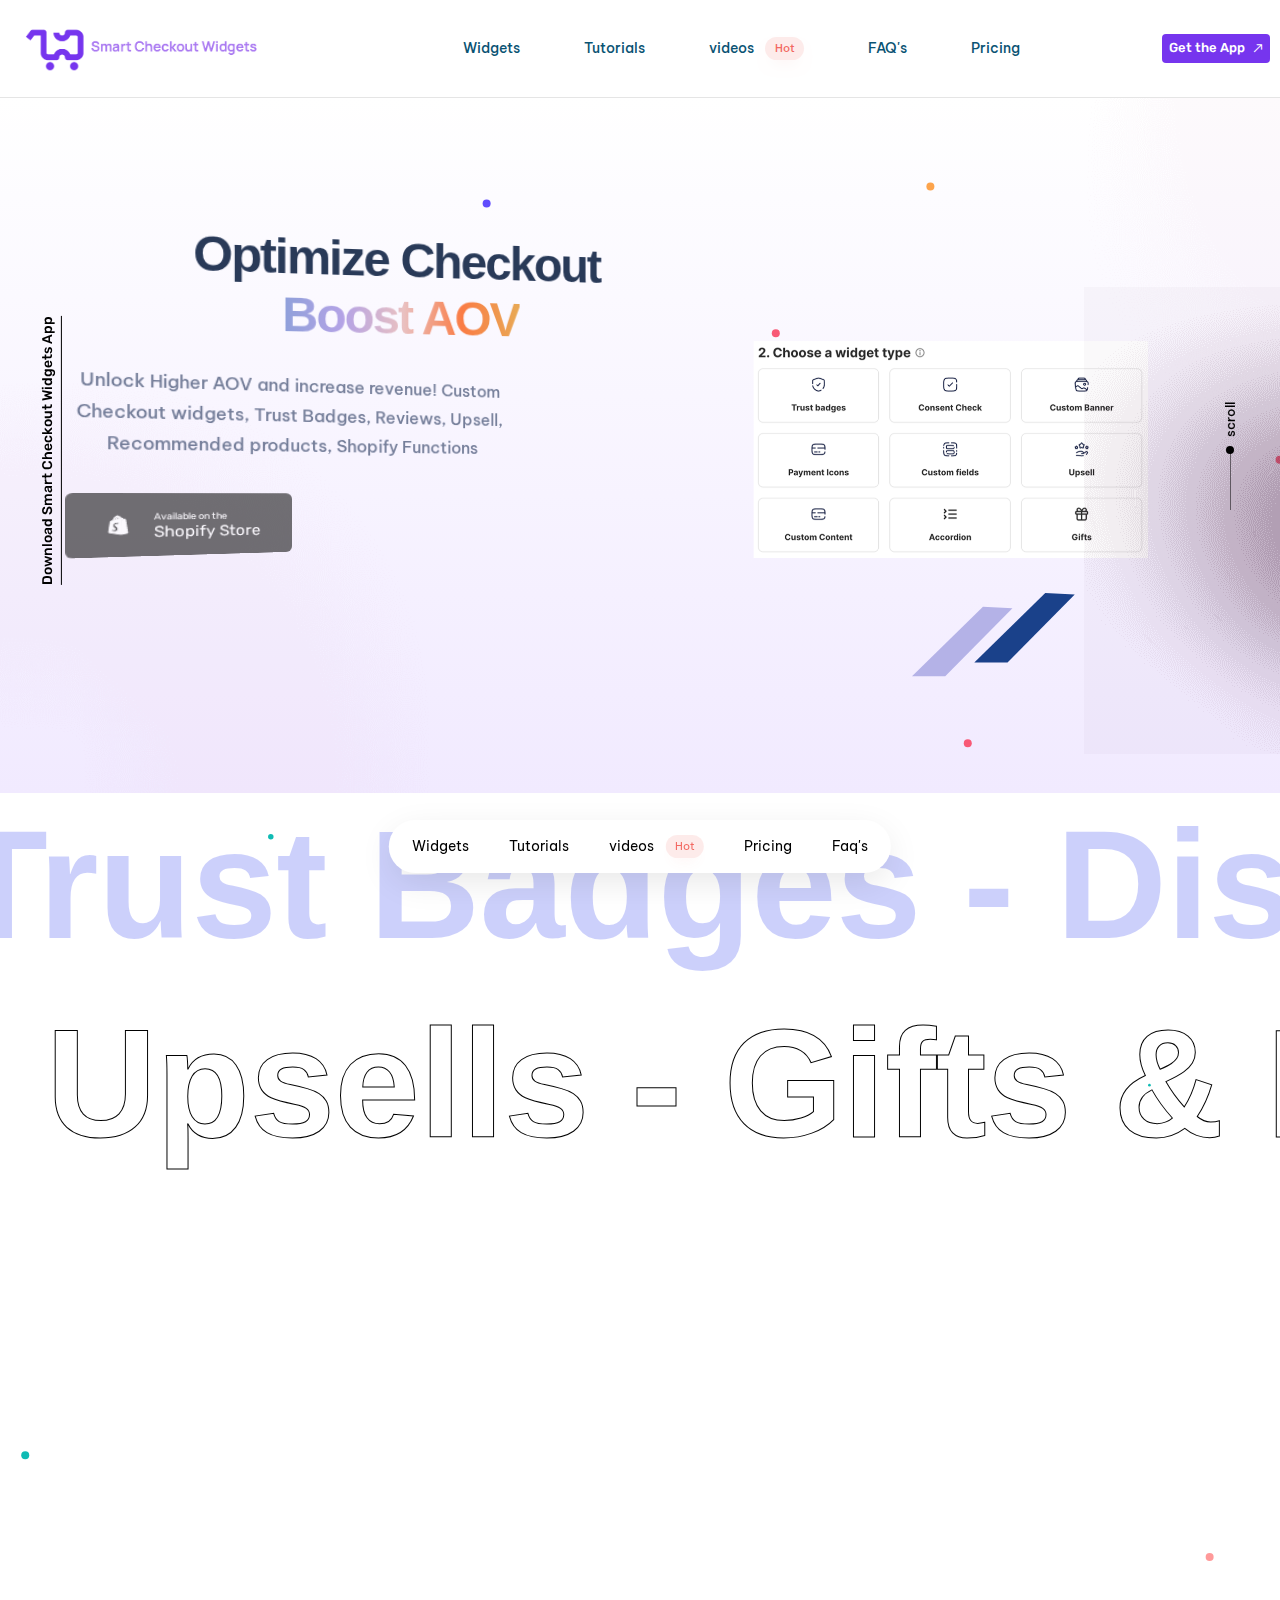
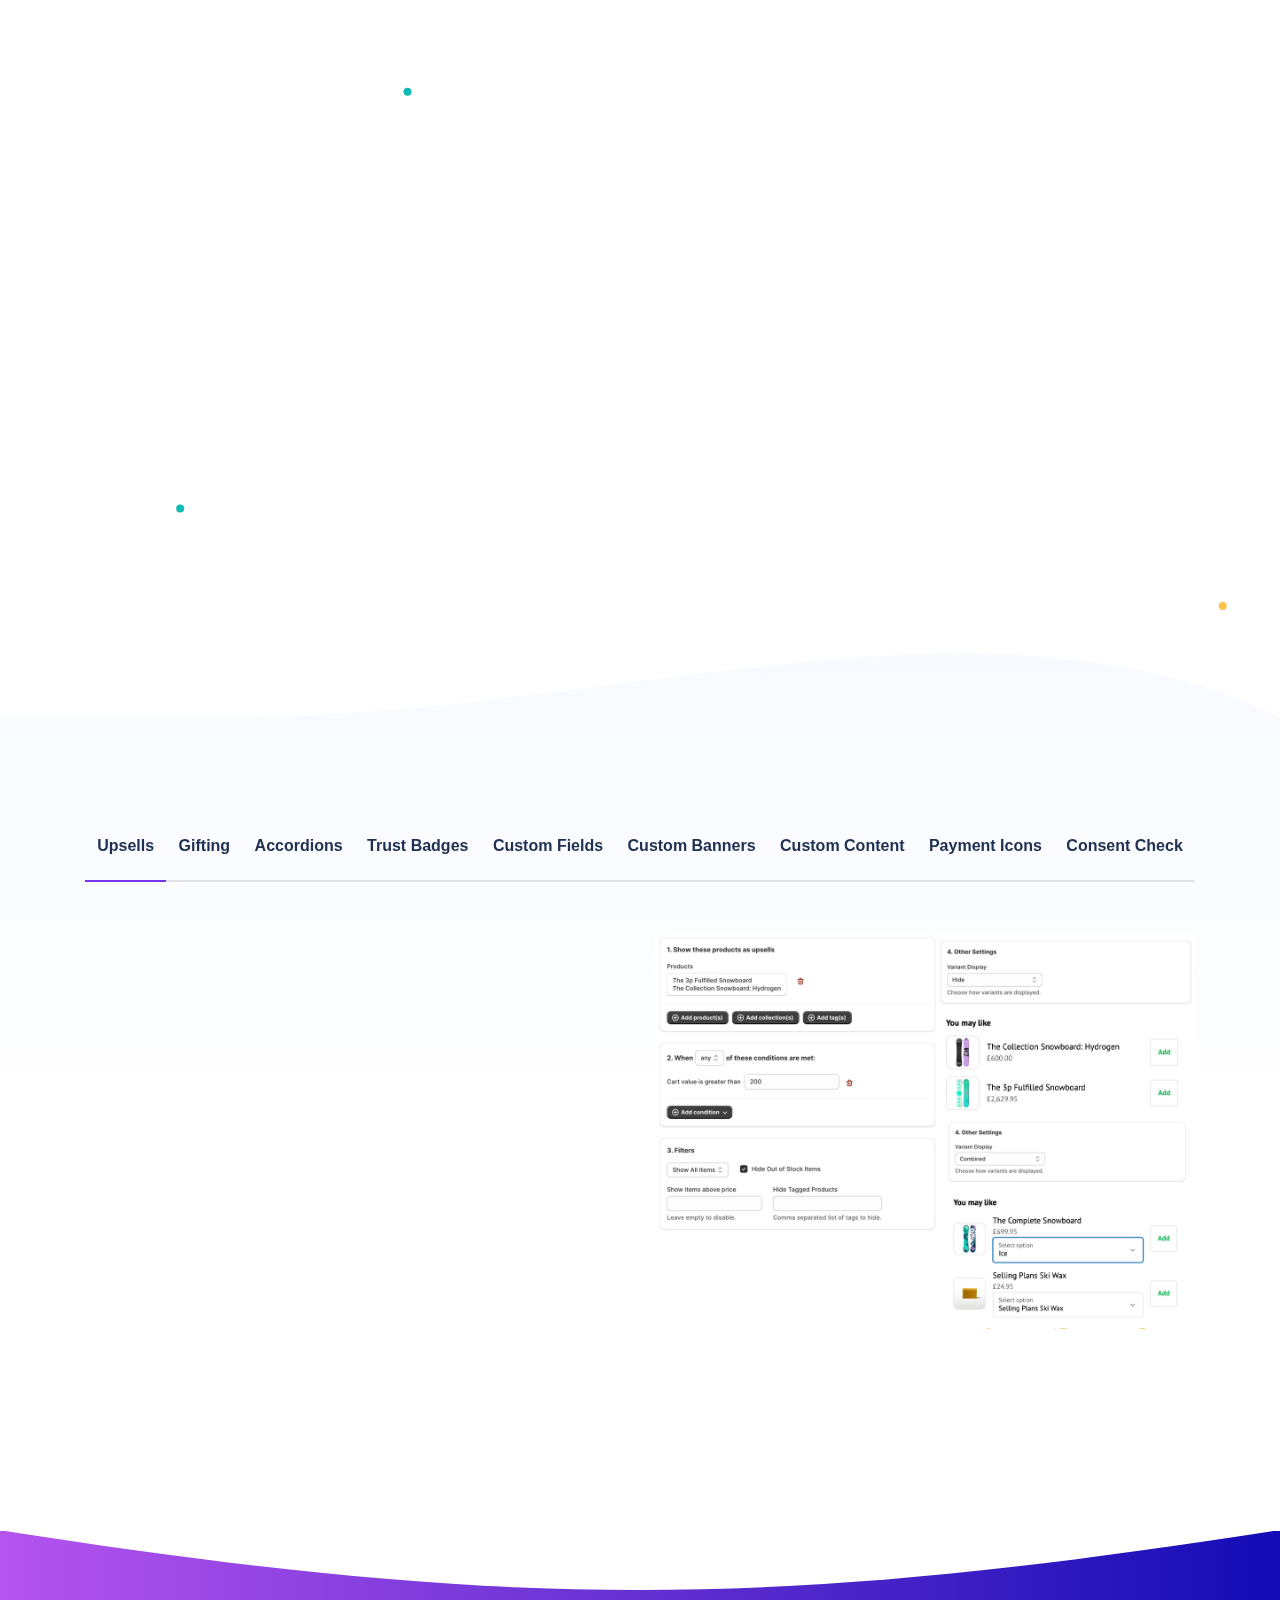
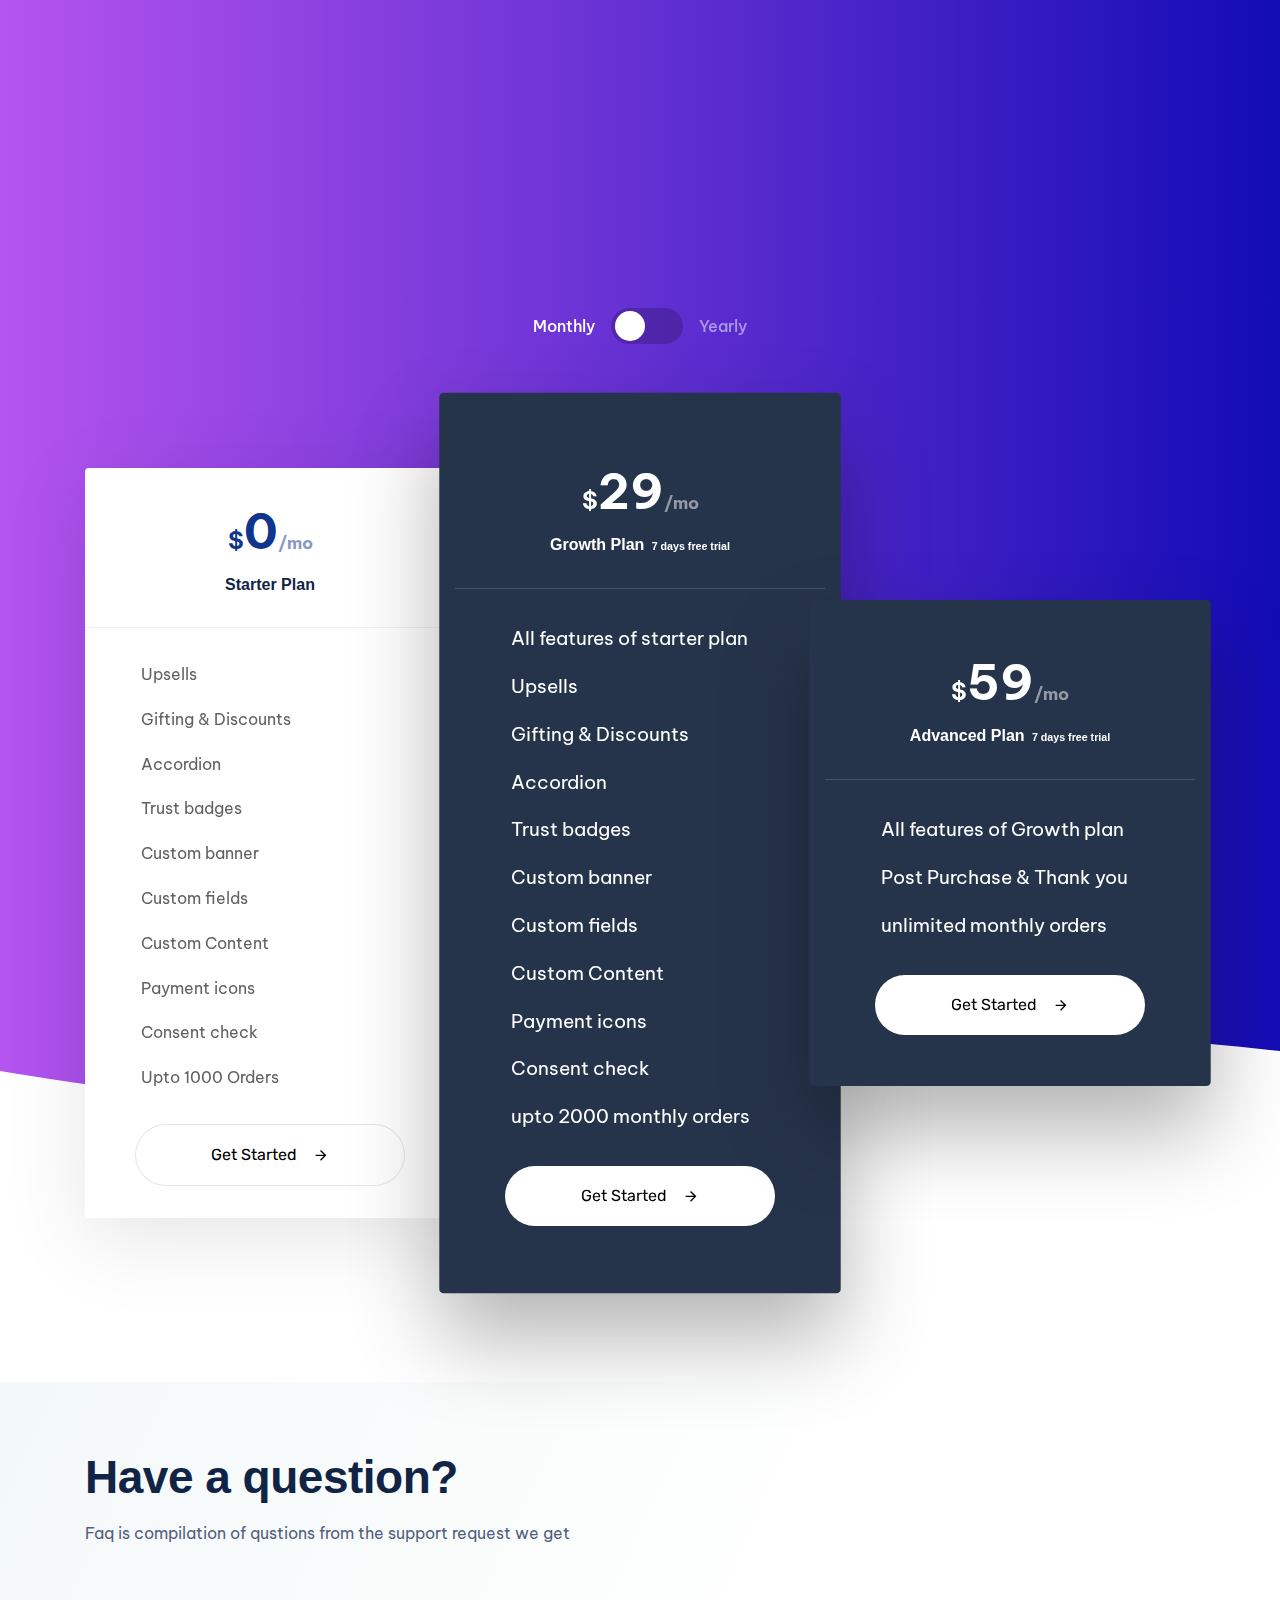
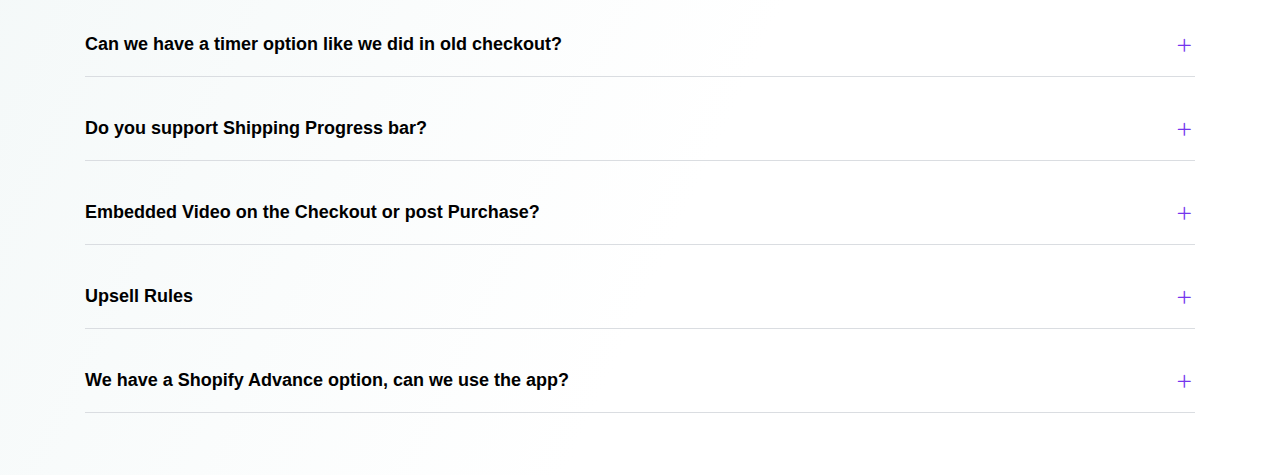
<file: index.html>
<!DOCTYPE html>
<html lang="en">
<head>
    <!-- Google tag (gtag.js) -->
<script async src="https://www.googletagmanager.com/gtag/js?id=G-T9GSXKCN10"></script>
<script>
  window.dataLayer = window.dataLayer || [];
  function gtag(){dataLayer.push(arguments);}
  gtag('js', new Date());

  gtag('config', 'G-T9GSXKCN10');
</script>
    <meta charset="UTF-8">
    <title>Free gift with discount code on Shopify Checkout: Increase revenue and AOV: Accordions, Shopify Functions, Trust Badges, Upsells, Gifts, Discounts, Shopify Plus.</title>
        <meta name="description" content="Free gift with discount code on Shopify Checkout wih Smart Checkout Widgets is a Shopify app that helps you increase your store's AOV and sales with  upsell, recommended products, and more.">
        <meta name="keywords" content="Free gift with discount code, Shopify Checkout, Smart Checkout Widgets app, Increase Revenue, shopify app, checkout, reviews, AOV, Upsells, Recommendations, Gifts, Discounts, Shipping, Payments">
        
		<meta name="viewport" content="width=device-width, initial-scale=1.0">

		<link rel="canonical" href="https://smartcheckoutwidgets.com">
       
		<link rel="shortcut icon" type="image/x-icon" href="https://smartcheckoutwidgets.com/images/smart_widget_icon_for_shopify.jpg">
        <link rel="apple-touch-icon" href="https://smartcheckoutwidgets.com/images/smartcheckout-widgets.jpg">
        <link rel="icon" type="image/png" href="images/smart_widget_icon_for_shopify.jpg">
        
		<link rel="stylesheet" href="https://maxcdn.bootstrapcdn.com/font-awesome/4.7.0/css/font-awesome.min.css">
       
		<meta property="og:title" content="Free gift with discount code on Shopify Checkout with Smart Checkout Widgets is a Shopify app that helps you increase your store's AOV and sales with  upsell, recommended products, and more.">
		<meta property="og:description" content="Free gift with discount code on Shopify Checkout with Smart Checkout Widgets is a Shopify app that helps you increase your store's AOV and sales with  upsell, recommended products, and more.">
		<meta property="og:type" content="website">
		<meta property="og:image" content="https://smartcheckoutwidgets.com/images/smartcheckout-widgets.jpg">
		<meta property="og:url" content="https://smartcheckoutwidgets.com">


		 <!-- Twitter -->
		 <meta name="twitter:card" content="summary_large_image">
		 <meta name="twitter:title" content="Free gift with discount code on Shopify Checkout with Smart Checkout Widgets is a Shopify app that helps you increase your store's AOV and sales with  upsell, recommended products, and more.">
		 <meta name="twitter:description" content="Free gift with discount code on Shopify Checkout with Smart Checkout Widgets is a Shopify app that helps you increase your store's AOV and sales with  upsell, recommended products, and more.">
		 <meta name="twitter:image" content="https://smartcheckoutwidgets.com/images/smartcheckout-widgets.jpg">
		 
		 

		<link rel="stylesheet" href="assets/vendors/liquid-icon/lqd-essentials/lqd-essentials.min.css">
		<link rel="stylesheet" href="assets/css/theme.min.css">
		<link rel="stylesheet" href="assets/css/utility.min.css">
		<link rel="stylesheet" href="assets/css/demo/start-hub-3/base.css">
		<link rel="stylesheet" href="assets/css/demo/start-hub-3/start-hub-3.css">
		<link rel="stylesheet" href="./assets/css/demo/software.css">


		<!-- Fonts -->
		<link rel="preconnect" href="https://fonts.googleapis.com">
		<link rel="preconnect" href="https://fonts.gstatic.com" crossorigin>
		<link href="https://fonts.googleapis.com/css2?family=Be+Vietnam+Pro:wght@400;500;700&family=Rubik:wght@600&display=swap" rel="stylesheet">
		<style>
			 #site-footer {
				display: none;
			}
		</style>
	</head>

	<body data-lqd-cc="true" data-mobile-nav-breakpoint="1199" data-mobile-nav-style="minimal" data-mobile-nav-scheme="gray" data-mobile-nav-trigger-alignment="right" data-mobile-header-scheme="light" data-mobile-logo-alignment="default" data-overlay-onmobile="false" data-disable-animations-onmobile="true">
		<div id="wrap" class="bg-white">

			<div class="lqd-sticky-placeholder hidden"></div>
			<header id="site-header" class="main-header" data-sticky-header="true" data-sticky-values-measured="false">
				<section class="lqd-section bg-white border-bottom border-black-10 transition-all px-10 md:hidden">
					<div class="container-fluid p-0">
						<div class="flex flex-wrap justify-between link-medium">
							<div class="pl-15 py-25 module-logo flex navbar-brand-plain w-20percent">
								<a class="navbar-brand flex p-0 relative" href="https://smartcheckoutwidgets.com/" rel="home">
									<span class="navbar-brand-inner post-rel">
										<img width="300" class="logo-default" src="images/logo_smartcheckout.png" alt="Shopify checkout UI extensibility">
									</span>
								</a>
							</div>
							<div class="flex items-center justify-end w-80percent">
								<div class="module-primary-nav flex">
									<div class="navbar-collapse inline-flex p-0 lqd-submenu-default-style link-14 mr-110 link-medium" id="main-header-collapse" aria-expanded="false" role="navigation">
										<ul class="main-nav flex reset-ul inline-ul lqd-menu-counter-right lqd-menu-items-inline main-nav-hover-fade-inactive" data-submenu-options='{"toggleType": "fade", "handler": "mouse-in-out"}' data-localscroll="true" data-localscroll="true" data-localscroll-options='{"itemsSelector":"> li > a", "trackWindowScroll": true, "includeParentAsOffset": true}'>
											<li class="menu-item-has-children">
												<a class="text-blue-600" href="https://smartcheckoutwidgets.com/#widgets">
													<span>Widgets</span>
												</a>
											</li>
											
											<li>
												<a class="text-blue-600" href="https://smartcheckoutwidgets.com/#tutorials">
													Tutorials
												</a>
											</li>
											<li>
												<a class="text-blue-600" href="https://smartcheckoutwidgets.com/videos.html">
													videos
                                                    <span class="link-badge text-badge">Hot</span>
												</a>
											</li>
											<li>
												<a class="text-blue-600" href="https://smartcheckoutwidgets.com/#faq">FAQ's</a>
											</li>
											<li>
												<a class="text-blue-600" href="https://smartcheckoutwidgets.com/#pricing">Pricing</a>
											</li>
										</ul>
									</div>
								</div>
								<a href="https://apps.shopify.com/smart-checkout-widgets" class="btn btn-solid btn-sm btn-hover-txt-switch-change btn-hover-txt-switch btn-hover-txt-switch-y btn-icon-right text-13 rounded-4 text-white bg-primary" data-localscroll="true">
									<span class="btn-txt" data-text="Download" data-split-text="true" data-split-options='{"type": "chars, words"}'>Get the App</span>
									<span class="btn-icon text-1/5em -rotate-45">
										<i aria-hidden="true" class="lqd-icn-ess icon-ion-ios-arrow-round-forward"></i>
									</span>
								</a>
							</div>
						</div>
					</div>
				</section>
				<section class="lqd-section lqd-stickybar-wrap lqd-stickybar-left pointer-events-none md:hidden">
					<div class="w-full h-full static flex flex-grow-1 vertical-lr">
						<div class="w-full static flex flex-grow-1">
							<div class="w-full static flex flex-grow-1 flex-col p-10">
								<div class="w-full static flex items-center justify-center -rotate-180">
									<div class="w-auto">
										<a href="https://apps.shopify.com/smart-checkout-widgets" class="btn btn-underlined border-thin box-shadow-none pointer-events-auto horizontal-tb rotate-90 font-medium text-14 leading-1/6em text-black" data-lqd-interactive-color="true" data-localscroll="true">
											<span class="btn-txt" data-text="Smart Checkout Widgets App">Download Smart Checkout Widgets App</span>
										</a>
									</div>
								</div>
							</div>
						</div>
					</div>
				</section>
				<section class="lqd-section lqd-stickybar-wrap lqd-stickybar-right pointer-events-none md:hidden">
					<div class="flex items-center justify-center w-full h-full flex-grow-1 vertical-lr -rotate-180">
						<div class="lqd-scrl-indc flex whitespace-nowrap lqd-scrl-indc-style-dot" data-lqd-scroll-indicator="true">
							<a class="pointer-events-auto text-black" href="#wrap" data-localscroll="true" data-lqd-interactive-color="true">
								<span class="lqd-scrl-indc-inner flex items-center text-inherit">
									<span class="lqd-scrl-indc-txt">scroll</span>
									<span class="lqd-scrl-indc-line w-1 h-60 relative text-inherit bg-black-30">
										<span class="lqd-scrl-indc-el absolute -top-5 -left-5 rounded-8 inline-block w-10 h-10 bg-current-color"></span>
									</span>
								</span>
							</a>
						</div>
					</div>
				</section>
				<div class="lqd-mobile-sec relative">
					<div class="bg-white lqd-mobile-sec-inner navbar-header flex items-stretch w-full">
						<div class="lqd-mobile-modules-container empty"></div>
						<button type="button" class="navbar-toggle collapsed nav-trigger style-mobile flex relative items-center justify-end p-0 bg-transparent border-none text-13" data-ld-toggle="true" data-bs-toggle="collapse" data-bs-target="#lqd-mobile-sec-nav" aria-expanded="false" data-toggle-options='{ "changeClassnames":  {"html":  "mobile-nav-activated"} }'>
							<span class="sr-only">Menu</span>
							<span class="bars inline-block relative z-1">
								<span class="bars-inner flex flex-col w-full h-full">
									<span class="bar inline-block"></span>
									<span class="bar inline-block"></span>
									<span class="bar inline-block"></span>
								</span>
							</span>
						</button>
						<a class="navbar-brand flex relative" href="https://smartcheckoutwidgets.com">
							<span class="navbar-brand-inner">
                                <img width="250" class="logo-default" src="images/logo.png" alt="Shopify checkout UI extensibility">
							</span>
						</a>
					</div>
					<div class="lqd-mobile-sec-nav w-full absolute z-10">
						<div class="mobile-navbar-collapse navbar-collapse collapse w-full" id="lqd-mobile-sec-nav" aria-expanded="false" role="navigation">
							<ul id="mobile-primary-nav" class="reset-ul lqd-mobile-main-nav main-nav nav" data-localscroll="true" data-localscroll-options='{"itemsSelector":"> li > a", "trackWindowScroll": true, "includeParentAsOffset": true}'>
								<li class="">
									<a href="https://smartcheckoutwidgets.com#widgets">
						                Widgets
									</a>
								</li>
								<li>
									<a href="https://smartcheckoutwidgets.com#tutorials">Tutorials</a>
								</li>
								<li>
									<a href="https://smartcheckoutwidgets.com/videos.html">Videos
                                        <span class="link-badge text-badge">Hot</span>
                                    </a>
								</li>

                                <li>
									<a href="https://smartcheckoutwidgets.com#pricing">Pricing</a>
								</li>
								<li>
									<a href="https://smartcheckoutwidgets.com#faq">FAQ</a>
								</li>
							</ul>
						</div>
					</div>
				</div>
			</header>

			<main class="content bg-white" id="lqd-site-content">
				<div id="qd-contents-wrap">

					<!-- Start Banner -->
					<section class="lqd-section banner pt-100" id="banner" style="background-image: linear-gradient(180deg, #fff 0%, #F1EAFF 100%);">
						<div class="background-overlay bg-no-repeat bg-cover opacity-100 transition-all" style="background-image: url('assets/images/demo/start-hub-3/banner-bg.png');"></div>
						<div class="lqd-particles-bg-wrap lqd-overlay flex pointer-events-none"></div>
						<div class="ld-particles-container lqd-particles-as-bg lqd-overlay flex">
							<div class="ld-particles-inner lqd-overlay flex pointer-events-none" id="lqd-particle-banner" data-particles="true" data-particles-options='{"particles": {"number": {"value" : 4} , "color": {"value" : ["#FDA44C", "#604CFD", "#F85976", "#0FBBB4"]} , "shape": {"type" : ["circle"]} , "opacity": {"value" : 1} , "size": {"value" : 4}} , "interactivity" : [], "retina_detect": true}'></div>
						</div>
						<div class="container">
							<div class="row">
								<div class="col col-12 col-xl-7 text-center xxl:text-start" data-custom-animations="true" data-ca-options='{"animationTarget": ".btn, h1, p", "ease": "power4.out", "initValues": {"y": "40px", "rotationY" : 53, "opacity" : 0} , "animations": {"y": "0px", "rotationY" : 0, "opacity" : 1}}'>
									<a style="display: none;" href="#" class="btn btn-naked btn-icon-left btn-icon-circle btn-icon-custom-size btn-icon-bordered btn-icon-border-thicker text-15 leading-3em text-primary fresco">
										<span class="btn-txt" data-text="See how it works">See how it works</span>
										<span class="btn-icon mr-10 w-45 h-45 border-2">
											<i aria-hidden="true" class="lqd-icn-ess icon-ion-ios-play"></i>
										</span>
									</a>
									<div class="spacer w-full">
										<div class="h-30"></div>
									</div>
									<div class="ld-fancy-heading relative">
										<h1 class="mb-25 ld-fh-element relative">
											<span>Optimize Checkout</span>
											<br>
											<span class="gradient-word" style="background-image: linear-gradient(to left, #E6A042, #FA6E30, #E7BABB, #AC99E3, #8296D6);">
                                                Boost AOV
                                            </span>
										</h1>
									</div>
									<div class="ld-fancy-heading relative">
										<p class="font-medium mb-25 pr-30percent ld-fh-element relative">
                                            Unlock Higher AOV and increase revenue! Custom Checkout widgets,  Trust Badges, Reviews, Upsell, Recommended products, Shopify Functions
                                        </p>
									</div>
									<div class="flex flex-wrap justify-start lg:justify-center">
										<a target="_blank" href="https://apps.shopify.com/smart-checkout-widgets" class="btn btn-solid btn-hover-txt-liquid-x btn-icon-left text-15 leading-1em text-white rounded-6 bg-gray-900 hover:bg-white hover:text-primary">
											<span class="btn-txt text-start" data-text='Available on the Apple Store' data-split-text="true" data-split-options='{"type":  "chars, words"}'> <small>Available on the</small>
												<span>Shopify Store</span>
											</span>
											<span class="btn-icon text-24">
                                                <svg fill="#ffffff" width="100px" height="100px" viewBox="0 0 24.00 24.00" xmlns="http://www.w3.org/2000/svg" stroke="#ffffff"><g id="SVGRepo_bgCarrier" stroke-width="0"></g><g id="SVGRepo_tracerCarrier" stroke-linecap="round" stroke-linejoin="round"></g><g id="SVGRepo_iconCarrier"><path d="m14.49 20.937 5.381-1.166S17.93 6.633 17.914 6.546c-.016-.086-.086-.144-.158-.144s-1.439-.101-1.439-.101-.949-.949-1.064-1.05c-.027-.029-.057-.043-.086-.058l-.677 15.744zm.446-15.772c-.016 0-.043.014-.057.014-.016 0-.217.059-.533.158-.318-.919-.879-1.768-1.871-1.768h-.086c-.289-.361-.633-.519-.936-.519-2.316 0-3.426 2.892-3.77 4.359-.892.275-1.538.476-1.613.505-.504.158-.517.172-.574.648-.057.344-1.367 10.489-1.367 10.489l10.117 1.899.69-15.785zm-2.635.704v.102c-.559.173-1.178.36-1.783.547.346-1.323.992-1.972 1.553-2.217.146.375.23.878.23 1.568zm-.92-2.2c.1 0 .201.028.303.102-.732.344-1.539 1.222-1.871 2.978a59.11 59.11 0 0 1-1.411.432c.389-1.339 1.325-3.512 2.979-3.512zm.402 7.812s-.604-.315-1.322-.315c-1.08 0-1.123.676-1.123.849 0 .921 2.418 1.28 2.418 3.453 0 1.712-1.08 2.806-2.547 2.806-1.756 0-2.648-1.094-2.648-1.094l.475-1.554s.922.792 1.697.792a.693.693 0 0 0 .721-.69c0-1.209-1.986-1.268-1.986-3.252 0-1.669 1.195-3.295 3.627-3.295.936 0 1.395.272 1.395.272l-.707 2.028zm.922-7.281c.518.06.85.648 1.064 1.311-.258.087-.547.173-.863.273v-.187c0-.561-.072-1.022-.201-1.397z"></path></g></svg>
                                            </span>
										</a>
									</div>
								</div>
								<div class="col col-12 col-xl-5 sm:hidden">
									<div class="relative flex w-full h-full transition-bg justify-start lg:justify-center module-img">
										<div class="relative w-400 px-0">
											<div class="lqd-imggrp-img-container inline-flex relative items-center justify-center transform-style-3d">
												<figure class="w-full relative" data-stacking-factor="1">
													<img width="795" height="1182" src="images/shape-Image-7501.png" alt="3D shape">
												</figure>
											</div>
										</div>
										<div class="absolute w-auto max-w-100 bottom-100 right-120">
											<div class="lqd-imggrp-single block relative">
												<div class="lqd-imggrp-img-container inline-flex relative items-center justify-center">
													<figure class="w-full relative">
														<img width="163" height="114" src="assets/images/demo/start-hub-3/shape-Lines.svg" alt="3D shape">
													</figure>
												</div>
											</div>
										</div>
										<div class="absolute w-auto top-15percent -right-80percent">
											<div class="lqd-imggrp-single block relative" data-float="ease">
												<div class="lqd-imggrp-img-container inline-flex relative items-center justify-center">
													<figure class="w-full relative">
														<img width="467" height="467" src="assets/images/demo/start-hub-3/shape-Image-764.png" alt="3D shape">
													</figure>
												</div>
											</div>
										</div>
									</div>
								</div>
							</div>
						</div>
					</section>
					<!-- End Banner -->

					<!-- Start Fixed Navigation -->
					<section class="lqd-section fixed-navigation bg-white shadow-top transition-all">
						<div class="container">
							<div class="row">
								<div class="col col-12">
									<div class="lqd-fancy-menu lqd-custom-menu lqd-menu-td-none lqd-sticky-menu lqd-sticky-menu-floating bg-white link-black link-14" data-inview="true" data-inview-options='{ "toggleBehavior":  "toggleInView"}'>
										<ul class="reset-ul inline-ul" data-localscroll="true" data-localscroll-options='{"itemsSelector":">li > a", "trackWindowScroll": true, "includeParentAsOffset": true, "offsetElements": "[data-sticky-header] .lqd-head-sec-wrap:not(.lqd-hide-onstuck), body .main-header[data-sticky-header] >section:not(.lqd-hide-onstuck):not(.lqd-stickybar-wrap), body .main-header[data-sticky-header] section:not(.lqd-hide-onstuck):not(.lqd-stickybar-wrap)"}'>
											<li>
												<a href="https://smartcheckoutwidgets.com#widgets">
													Widgets
												</a>
											</li>
											<li>
												<a href="https://smartcheckoutwidgets.com#tutorials">
													Tutorials
												</a>
											</li>
											<li>
												<a href="https://smartcheckoutwidgets.com/videos.html">videos
                                                    <span class="link-badge text-badge">Hot</span>
                                                </a>
											</li>
											<li>
												<a href="https://smartcheckoutwidgets.com#pricing">
													Pricing
												</a>
											</li>
											<li>
												<a href="https://smartcheckoutwidgets.com#faq">
													Faq's
												</a>
											</li>
										</ul>
									</div>
								</div>
							</div>
						</div>
					</section>
					<!-- End Fixed Navigation -->

					<!-- Start Carousel Text LG -->
					<section class="lqd-section carousel-text-lg bg-white transition-all">
						<div class="ld-particles-container w-full lqd-particles-as-bg lqd-overlay flex">
							<div class="ld-particles-inner lqd-overlay flex pointer-events-none" id="lqd-particle-text-carousel" data-particles="true" data-particles-options='{"particles": {"number": {"value" : 4} , "color": {"value" : ["#604CFD", "#FDA44C", "#0FBBB4", "#F85976"]} , "shape": {"type" : ["circle"]} , "opacity": {"value" : 1} , "size": {"value" : 4, "random": true} , "move": {"enable": true, "direction": "none", "random": true, "out_mode": "out"}} , "interactivity" : [], "retina_detect": true}'></div>
						</div>
						<div class="container-fluid p-0">
							<div class="row m-0">
								<div class="col col-12 p-0">
									<div class="carousel-container relative carousel-nav-shaped" id="carousel-text">
										<div class="carousel-items relative -mr-30 -ml-30" data-lqd-flickity='{"percentPosition": false, "columnsAutoWidth": true, "marquee": true, "pauseAutoPlayOnHover": false}'>
											<div class="carousel-item flex flex-col justify-center px-30">
												<div class="carousel-item-inner relative w-full">
													<div class="carousel-item-content relative w-full font-bold leading-1/2em module-title-top">
														<h2 class="m-0 text-inherit leading-inherit pb-0/1em text-size-inherit">
															<strong>Trust Badges  - Discounts - Accordions </strong>
														</h2>
													</div>
												</div>
											</div>
											<div class="carousel-item flex flex-col justify-center px-30">
												<div class="carousel-item-inner relative w-full">
													<div class="carousel-item-content relative w-full font-bold leading-1/2em module-title-top">
														<h2 class="m-0 text-inherit leading-inherit pb-0/1em text-size-inherit">
															<strong>Custom Banners - Gifts - Upsells </strong>
														</h2>
													</div>
												</div>
											</div>
										</div>
									</div>
								</div>
								<div class="col col-12 p-0">
									<div class="carousel-container relative carousel-nav-shaped">
										<div class="carousel-items relative -mr-30 -ml-30 " data-lqd-flickity='{"percentPosition": false, "columnsAutoWidth": true, "marquee": true, "rightToLeft": true, "pauseAutoPlayOnHover": false}'>
											<div class="carousel-item flex flex-col justify-center px-30">
												<div class="carousel-item-inner relative w-full">
													<div class="carousel-item-content relative w-full font-bold leading-1/2em  module-title-bottom">
														<h2 class="m-0 leading-inherit pb-0/1em text-transparent text-size-inherit"><strong>Upsells - Gifts & Discounts - Shopify Functions</strong></h2>
													</div>
												</div>
											</div>
											<div class="carousel-item flex flex-col justify-center px-30">
												<div class="carousel-item-inner relative w-full">
													<div class="carousel-item-content relative w-full font-bold leading-1/2em  module-title-bottom">
														<h2 class="m-0 leading-inherit pb-0/1em text-transparent text-size-inherit"><strong> Checkboxes - Payments - Shipping - Custom Fields</strong></h2>
													</div> 
												</div>
											</div>
										</div>
									</div>
								</div>
							</div>
						</div>
					</section>
					<!-- End Carousel Text LG -->

					<!-- Start Solutions -->
					<section class="lqd-section features pt-55 pb-25" id="widgets">
						<div class="lqd-particles-bg-wrap w-full h-full absolute top-0 left-0 pointer-events-none">
							<div class="ld-particles-container lqd-particles-as-bg w-full h-full absolute top-0 left-0">
								<div class="ld-particles-inner w-full h-full absolute top-0 left-0" id="lqd-features-particle" data-particles="true" data-particles-options='{"particles": {"number": {"value" : 3} , "color": {"value" : ["#ff9a9a", "#0fbbb4", "#fdc14c"]} , "shape": {"type" : ["circle"]} , "size": {"value" : 4} , "move": {"enable": true, "direction": "none", "speed" : 2, "random": true, "out_mode": "out"}} , "interactivity" : [], "retina_detect": true}'></div>
							</div>
						</div>
						<div class="container">
							<div class="row justify-center">
								<div class="col col-12 col-md-6 text-center mb-40 z-1" data-custom-animations="true" data-ca-options='{"triggerHandler": "inview", "animationTarget": "all-childs", "duration": "1800", "delay": "180", "ease": "power4.out", "direction": "forward", "initValues": {"y" : 30, "transformOriginX" : 50, "transformOriginY" : 50, "transformOriginZ": "0px", "opacity" : 0} , "animations": {"y" : 0, "transformOriginX" : 50, "transformOriginY" : 50, "transformOriginZ": "0px", "opacity" : 1}}'>
									<div class="ld-fancy-heading ld-fh-has-fill uppercase">
										<h6 class="ld-fh-element rounded-full py-10 px-20 mb-2em bg-purple-50 text-13 uppercase tracking-0/05em font-bold">Exclusive Features</h6>
									</div>
									<div class="ld-fancy-heading">
										<h2 class="ld-fh-element mb-0/5em">Build any content.</h2>
									</div>
								</div>
								<div class="col col-12 p-0" data-custom-animations="true" data-ca-options='{"triggerHandler": "inview", "animationTarget": ".animation-element", "duration": "1800", "delay": "180", "ease": "power4.out", "direction": "forward", "initValues": {"scaleX" : 0.75, "scaleY" : 0.75, "transformOriginX" : 50, "transformOriginY" : 50, "transformOriginZ": "0px", "opacity" : 0} , "animations": {"scaleX" : 1, "scaleY" : 1, "transformOriginX" : 50, "transformOriginY" : 50, "transformOriginZ": "0px", "opacity" : 1}}'>
									<div class="container-fluid">
										<div class="row">
											<div class="col col-12 col-md-6 col-lg-4">
												<div class="flex relative w-full flex-col flex-grow-1 pb-35 module-icon-box md:pb-0 module-purple">
													<div class="iconbox text-align-default iconbox-shadow-hover iconbox-md relative flex-col items-center justify-center text-center bg-white transition-all py-25 px-10percent mb-2em">
														<div class="iconbox-icon-wrap">
															<span class="iconbox-icon-container w-90 h-90 mb-30 rounded-full text-40 bg-purple-100">
																<span class="iconbox-icon-hover-bg w-full h-full absolute top-0 left-0 rounded-inherit transition-opacity opacity-0 bg-purple-200"></span>
																<svg width="27" height="27" viewBox="0 0 24 24"><path fill="#DD74C3" d="M22.773, 7.721A4.994, 4.994, 0, 0, 0, 19, 6H15.011l.336-2.041A3.037, 3.037, 0, 0, 0, 9.626, 2.122L7.712, 6H5a5.006, 5.006, 0, 0, 0-5, 5v5a5.006, 5.006, 0, 0, 0, 5, 5H18.3a5.024, 5.024, 0, 0, 0, 4.951-4.3l.705-5A5, 5, 0, 0, 0, 22.773, 7.721ZM2, 16V11A3, 3, 0, 0, 1, 5, 8H7V19H5A3, 3, 0, 0, 1, 2, 16Zm19.971-4.581-.706, 5A3.012, 3.012, 0, 0, 1, 18.3, 19H9V7.734a1, 1, 0, 0, 0, .23-.292l2.189-4.435A1.07, 1.07, 0, 0, 1, 13.141, 2.8a1.024, 1.024, 0, 0, 1, .233.84l-.528, 3.2A1, 1, 0, 0, 0, 13.833, 8H19a3, 3, 0, 0, 1, 2.971, 3.419Z"></path></svg>
															</span>
														</div>
														<div class="contents">
															<h3 class="text-20 mb-15 leading-1/5em">Upsell</h3>
															<p style="display: none;">
																<span class="text-16 leading-24 text-gray-500">Adjust responsive spacing, change font size, hide sections on specific devices.</span>
															</p>
														</div>
													</div>
												</div>
											</div>
											<div class="col col-12 col-md-6 col-lg-4">
												<div class="flex relative w-full flex-col flex-grow-1 module-icon-box module-blue animation-element">
													<div class="iconbox text-align-default iconbox-shadow-hover iconbox-md relative flex-col items-center justify-center text-center bg-white transition-all py-25 px-10percent mb-2em">
														<span class="iconbox-label absolute inline-block top-25 right-25 rounded-full bg-gray-100 font-bold uppercase tracking-0/1em text-black">new</span>
														<div class="iconbox-icon-wrap">
															<span class="iconbox-icon-container w-90 h-90 mb-30 rounded-full text-40 bg-yellow-100">
																<span class="iconbox-icon-hover-bg w-full h-full absolute top-0 left-0 rounded-inherit transition-opacity opacity-0 bg-yellow-200"></span>
																<svg class="w-1em" xmlns="http://www.w3.org/2000/svg" xmlns:xlink="http://www.w3.org/1999/xlink" width="86.895" height="87" viewBox="0 0 86.895 87"><defs><linearGradient id="fill-1" x1="0.5" x2="0.5" y2="1" gradientUnits="objectBoundingBox"><stop offset="0" stop-color="#fb9e44"></stop><stop offset="1" stop-color="#f57452"></stop></linearGradient></defs><g transform="translate(-1 -0.895)"><path d="M15.008,47.621v-2.8h4.2v-4.2a4.21,4.21,0,0,0-4.2-4.2H12.2a1.4,1.4,0,0,1-1.4-1.4v-1.4h4.2a1.4,1.4,0,0,1,1.4,1.4h2.8a4.21,4.21,0,0,0-4.2-4.2V28H12.2v2.8H8v4.2a4.21,4.21,0,0,0,4.2,4.2h2.8a1.4,1.4,0,0,1,1.4,1.4v1.4H12.2a1.4,1.4,0,0,1-1.4-1.4H8a4.21,4.21,0,0,0,4.2,4.2v2.8Z" transform="translate(2.811 10.841)" fill="url(#fill-1)"></path><path d="M75.281,20.621a12.6,12.6,0,0,0-1.77.137,23.8,23.8,0,0,0-45.4-5.176,9.785,9.785,0,0,0-12.231,5.254,12.6,12.6,0,0,0-12.548,19.7A15.374,15.374,0,0,0,14.558,63.945L3.223,75.281l7.588,7.588L26.227,67.452l7.008,7.008,28.03-28.03,6.6,6.6,1.026-7.177h6.392a12.614,12.614,0,0,0,0-25.227ZM3.8,48.652A12.614,12.614,0,1,1,16.417,61.266,12.628,12.628,0,0,1,3.8,48.652Zm27.763-2.8h15.1L33.235,59.284,29.961,56.01a15.234,15.234,0,0,0,1.6-10.161Zm29.7-3.383L33.235,70.5l-7.008-7.008L10.811,78.905,7.186,75.281,18.567,63.9a15.4,15.4,0,0,0,9.8-5.523l4.87,4.87L57.641,38.841l-4.615-4.615,15-2.142-2.142,15Zm14.015.58H69.288L71.326,28.78,47.079,32.244l6.6,6.6-4.2,4.2H30.763a15.374,15.374,0,0,0-25.62-4.875,9.808,9.808,0,1,1,18.281-4.936h2.8a12.631,12.631,0,0,0-7.636-11.586,6.989,6.989,0,0,1,9.62-2.956l1.456.806.547-1.571a21,21,0,0,1,40.57,3.523,12.6,12.6,0,0,0-3.847,2.324l1.856,2.1a9.811,9.811,0,1,1,6.488,17.17Z" transform="translate(0 -0.105)" fill="url(#fill-1)"></path><path d="M1,61H3.8v2.8H1Z" transform="translate(0 24.091)" fill="url(#fill-1)"></path><path d="M61,61h2.8v2.8H61Z" transform="translate(24.091 24.091)" fill="url(#fill-1)"></path><path d="M62.463,41H54.053V69.03h-2.8V52.212H42.841V69.03h-2.8V60.621H31.629V69.03h-2.8V57.818H20.417V69.03H5v2.8H80.682v-2.8H62.463Zm-5.606,2.8h2.8V69.03h-2.8ZM45.644,55.015h2.8V69.03h-2.8ZM34.432,63.424h2.8V69.03h-2.8Zm-11.212-2.8h2.8V69.03h-2.8Z" transform="translate(1.606 16.061)" fill="url(#fill-1)"></path><path d="M40.923,5A18.251,18.251,0,0,0,23.74,17.147l2.642.935A15.445,15.445,0,0,1,40.923,7.8Z" transform="translate(9.131 1.606)" fill="url(#fill-1)"></path><path d="M41.336,5.965A18.126,18.126,0,0,0,38.3,5.179l-.463,2.765a15.293,15.293,0,0,1,2.568.664Z" transform="translate(14.79 1.678)" fill="url(#fill-1)"></path><path d="M58.2,24A4.21,4.21,0,0,1,54,28.2v2.8A7.016,7.016,0,0,0,61.008,24Z" transform="translate(21.281 9.235)" fill="url(#fill-1)"></path><path d="M5,26.008H7.8a4.21,4.21,0,0,1,4.2-4.2V19A7.016,7.016,0,0,0,5,26.008Z" transform="translate(1.606 7.227)" fill="url(#fill-1)"></path><path d="M35,17h2.8v2.8H35Z" transform="translate(13.652 6.424)" fill="url(#fill-1)"></path><path d="M27,17h2.8v2.8H27Z" transform="translate(10.44 6.424)" fill="url(#fill-1)"></path><path d="M23,17h2.8v2.8H23Z" transform="translate(8.834 6.424)" fill="url(#fill-1)"></path><path d="M39,17h2.8v2.8H39Z" transform="translate(15.258 6.424)" fill="url(#fill-1)"></path><path d="M31,17h2.8v2.8H31Z" transform="translate(12.046 6.424)" fill="url(#fill-1)"></path></g></svg>
															</span>
														</div>
														<div class="contents">
															<h3 class="text-20 mb-15 leading-1/5em">Gifts & Discounts</h3>
														</div>
													</div>
												</div>
											</div>
											<div class="col col-12 col-md-6 col-lg-4">
												<div class="flex relative w-full flex-col flex-grow-1 module-icon-box module-blue animation-element">
													<div class="iconbox text-align-default iconbox-shadow-hover iconbox-md relative flex-col items-center justify-center text-center bg-white transition-all py-25 px-10percent mb-2em">
														<span class="iconbox-label absolute inline-block top-25 right-25 rounded-full bg-gray-100 font-bold uppercase tracking-0/1em text-black">new</span>
														<div class="iconbox-icon-wrap">
															<span class="iconbox-icon-container w-90 h-90 mb-30 rounded-full text-40 bg-blue-100">
																<span class="iconbox-icon-hover-bg w-full h-full absolute top-0 left-0 rounded-inherit transition-opacity opacity-0 bg-blue-200"></span>
																<svg class="w-35" id="Outline-3" xmlns="http://www.w3.org/2000/svg" viewbox="0 0 24 24">
																	<title>60 box</title>
																	<path d="M9,14h6a1,1,0,0,0,0-2H9a1,1,0,0,0,0,2Z" fill="#f27860"></path>
																	<path d="M19,0H5A5.006,5.006,0,0,0,0,5V6A3,3,0,0,0,1,8.234V19a5.006,5.006,0,0,0,5,5H18a5.006,5.006,0,0,0,5-5V8.234A3,3,0,0,0,24,6V5A5.006,5.006,0,0,0,19,0ZM2,5A3,3,0,0,1,5,2H19a3,3,0,0,1,3,3V6a1,1,0,0,1-1,1H3A1,1,0,0,1,2,6ZM21,19a3,3,0,0,1-3,3H6a3,3,0,0,1-3-3V9H21Z" fill="#f27860"></path>
																</svg>
															</span>
														</div>
														<div class="contents">
															<h3 class="text-20 mb-15 leading-1/5em">Accordions</h3>
														</div>
													</div>
												</div>
											</div>
											<div class="col col-12 col-md-6 col-lg-4">
												<div class="flex relative w-full flex-col flex-grow-1 module-icon-box module-sky animation-element">
													<div class="iconbox text-align-default iconbox-shadow-hover iconbox-md relative flex-col items-center justify-center text-center bg-white transition-all py-25 px-10percent mb-2em">
														<div class="iconbox-icon-wrap">
															<span class="iconbox-icon-container w-90 h-90 mb-30 rounded-full text-40 bg-sky-100">
																<span class="iconbox-icon-hover-bg w-full h-full absolute top-0 left-0 rounded-inherit transition-opacity opacity-0 bg-sky-200"></span>
																<svg class="w-35" id="Outline-1" xmlns="http://www.w3.org/2000/svg" viewbox="0 0 24 24">
																	<title>64 share</title>
																	<path d="M19.333,14.667a4.66,4.66,0,0,0-3.839,2.024L8.985,13.752a4.574,4.574,0,0,0,.005-3.488l6.5-2.954a4.66,4.66,0,1,0-.827-2.643,4.633,4.633,0,0,0,.08.786L7.833,8.593a4.668,4.668,0,1,0-.015,6.827l6.928,3.128a4.736,4.736,0,0,0-.079.785,4.667,4.667,0,1,0,4.666-4.666ZM19.333,2a2.667,2.667,0,1,1-2.666,2.667A2.669,2.669,0,0,1,19.333,2ZM4.667,14.667A2.667,2.667,0,1,1,7.333,12,2.67,2.67,0,0,1,4.667,14.667ZM19.333,22A2.667,2.667,0,1,1,22,19.333,2.669,2.669,0,0,1,19.333,22Z" fill="#0d87e7"></path>
																</svg>
															</span>
														</div>
														<div class="contents">
															<h3 class="text-20 mb-15 leading-1/5em">Custom form fields</h3>
														</div>
													</div>
												</div>
											</div>
											<div class="col col-12 col-md-6 col-lg-4">
												<div class="flex relative w-full flex-col flex-grow-1 module-icon-box module-yellow animation-element">
													<div class="iconbox text-align-default iconbox-shadow-hover iconbox-md relative flex-col items-center justify-center text-center bg-white transition-all py-25 px-10percent mb-2em">
														<div class="iconbox-icon-wrap">
															<span class="iconbox-icon-container w-90 h-90 mb-30 rounded-full text-40 bg-yellow-100">
																<span class="iconbox-icon-hover-bg w-full h-full absolute top-0 left-0 rounded-inherit transition-opacity opacity-0 bg-yellow-200"></span>
																<svg class="w-35" id="Outline-2" xmlns="http://www.w3.org/2000/svg" viewbox="0 0 24 24">
																	<title>71 lock</title>
																	<path d="M19,8.424V7A7,7,0,0,0,5,7V8.424A5,5,0,0,0,2,13v6a5.006,5.006,0,0,0,5,5H17a5.006,5.006,0,0,0,5-5V13A5,5,0,0,0,19,8.424ZM7,7A5,5,0,0,1,17,7V8H7ZM20,19a3,3,0,0,1-3,3H7a3,3,0,0,1-3-3V13a3,3,0,0,1,3-3H17a3,3,0,0,1,3,3Z" fill="#e8b268"></path>
																	<path d="M12,14a1,1,0,0,0-1,1v2a1,1,0,0,0,2,0V15A1,1,0,0,0,12,14Z" fill="#e8b268"></path>
																</svg>
															</span>
														</div>
														<div class="contents">
															<h3 class="text-20 mb-15 leading-1/5em">Trust Badges</h3>
														</div>
													</div>
												</div>
											</div>
											<div class="col col-12 col-md-6 col-lg-4">
												<div class="flex relative w-full flex-col flex-grow-1 module-icon-box module-red animation-element">
													<div class="iconbox text-align-default iconbox-shadow-hover iconbox-md relative flex-col items-center justify-center text-center bg-white transition-all py-25 px-10percent mb-2em">
														<div class="iconbox-icon-wrap">
															<span class="iconbox-icon-container w-90 h-90 mb-30 rounded-full text-40 bg-red-100">
																<span class="iconbox-icon-hover-bg w-full h-full absolute top-0 left-0 rounded-inherit transition-opacity opacity-0 bg-red-200"></span>
																<svg class="w-1em" xmlns="http://www.w3.org/2000/svg" xmlns:xlink="http://www.w3.org/1999/xlink" width="81.895" height="81.895" viewBox="0 0 81.895 81.895"><defs><linearGradient id="a" x1="0.5" x2="0.5" y2="1" gradientUnits="objectBoundingBox"><stop offset="0" stop-color="#fb9e44"></stop><stop offset="1" stop-color="#f57452"></stop></linearGradient></defs><path d="M53.276,43.748,54.4,46.14q-1.339.626-2.708,1.18l-.988-2.45q1.3-.527,2.576-1.121ZM37.826,48.177l.317,2.623a53.68,53.68,0,0,0,10.834-2.475l-.852-2.5a50.88,50.88,0,0,1-10.3,2.353ZM82.9,12.888V57.8a6.612,6.612,0,0,1-6.6,6.6H64.4v5.284H57.456l-.3-.166c-1.09-.6-2.207-1.31-3.286-1.992a40.646,40.646,0,0,0-5.546-3.119A3.971,3.971,0,0,1,46.7,66.421a3.911,3.911,0,0,1,.531,1.944,3.954,3.954,0,0,1-1.851,3.341,3.9,3.9,0,0,1-1.321,5.284,3.919,3.919,0,0,1,.53,1.943A3.968,3.968,0,0,1,40.627,82.9H21.454a9.187,9.187,0,0,1-6.538-2.709l-1.254-1.254H11.567V82.9H1V53.836H11.567V57.8h2.2l.44-.33V7.6a6.612,6.612,0,0,1,6.6-6.6H33.154a6.563,6.563,0,0,1,4.671,1.935l3.348,3.348H76.291A6.612,6.612,0,0,1,82.9,12.888ZM16.851,7.6v3.963H80.01a3.957,3.957,0,0,0-3.72-2.642H40.08L35.957,4.8a3.942,3.942,0,0,0-2.8-1.161H20.813A3.968,3.968,0,0,0,16.851,7.6ZM8.925,56.477H3.642V80.253H8.925ZM41.948,78.932a1.321,1.321,0,0,0-1.321-1.321h-6.6V74.97h7.925a1.321,1.321,0,1,0,0-2.642H34.022V69.686h9.246a1.321,1.321,0,1,0,0-2.642H34.022V64.4H44.589a1.321,1.321,0,1,0,0-2.642H31.38a9.25,9.25,0,0,1-8.341-5.284h-.9A6.635,6.635,0,0,0,18.173,57.8L14.649,60.44H11.567V76.291h3.189l2.028,2.028a6.563,6.563,0,0,0,4.671,1.935H40.627A1.321,1.321,0,0,0,41.948,78.932ZM32.7,59.119V45.871c-.361.009-.717.04-1.078.04H31.38a6.6,6.6,0,0,0,0,13.209Zm22.581,6.175c.408.258.8.5,1.2.749V39.023a48.287,48.287,0,0,1-21.134,6.739V59.119h9.246a3.97,3.97,0,0,1,3.654,2.426,35.614,35.614,0,0,1,7.039,3.749Zm.594-29c.395-.247.8-.472,1.189-.732l.333-.221h1.721v-12.7L73.961,30.06,63.394,35.343H64.4v5.284A10.576,10.576,0,1,0,55.876,36.3ZM68.054,30.06l-6.293-3.146v6.293Zm-6.293,7.925H59.119v29.06h2.642ZM80.253,57.8V14.209h-63.4V55.52a9.274,9.274,0,0,1,5.284-1.684h.106A9.177,9.177,0,0,1,31.38,43.268h.243A45.693,45.693,0,0,0,53.6,37.641a13.2,13.2,0,1,1,10.8,5.627V61.761H76.291A3.968,3.968,0,0,0,80.253,57.8ZM27.418,6.284H24.776V8.925h2.642Zm-5.284,0H19.492V8.925h2.642Zm10.567,0H30.06V8.925H32.7ZM67.044,59.119H77.612V56.477H67.044Zm0-5.284H77.612V51.194H67.044Zm0-5.284H77.612V45.91H67.044Zm-47.552-31.7h29.06V32.7H19.492ZM22.134,30.06H45.91V19.492H22.134Zm-2.642,7.925h2.642V35.343H19.492Zm5.284,0H48.552V35.343H24.776Z" transform="translate(-1 -1)" fill="url(#a)"></path></svg>
															</span>
														</div>
														<div class="contents">
															<h3 class="text-20 mb-15 leading-1/5em">Custom Banners</h3>
														</div>
													</div>
												</div>
											</div>
											<div class="col col-12 col-md-6 col-lg-4">
												<div class="flex relative w-full flex-col flex-grow-1 module-icon-box module-green animation-element">
													<div class="iconbox text-align-default iconbox-shadow-hover iconbox-md relative flex-col items-center justify-center text-center bg-white transition-all py-25 px-10percent mb-2em">
														<div class="iconbox-icon-wrap">
															<span class="iconbox-icon-container w-90 h-90 mb-30 rounded-full text-40 bg-green-100">
																<span class="iconbox-icon-hover-bg w-full h-full absolute top-0 left-0 rounded-inherit transition-opacity opacity-0 bg-green-200"></span>
																<svg class="w-35" id="Layer-3" data-name="Layer 1" xmlns="http://www.w3.org/2000/svg" viewbox="0 0 24 24">
																	<path d="M9,24H1a1,1,0,0,1,0-2H9a1,1,0,0,1,0,2Z" fill="#40ca75"></path>
																	<path d="M7,20H1a1,1,0,0,1,0-2H7a1,1,0,0,1,0,2Z" fill="#40ca75"></path>
																	<path d="M5,16H1a1,1,0,0,1,0-2H5a1,1,0,0,1,0,2Z" fill="#40ca75"></path>
																	<path d="M13,23.955a1,1,0,0,1-.089-2A10,10,0,1,0,2.041,11.09a1,1,0,0,1-1.992-.18A12,12,0,0,1,24,12,11.934,11.934,0,0,1,13.09,23.951C13.06,23.954,13.029,23.955,13,23.955Z" fill="#40ca75"></path>
																	<path d="M12,6a1,1,0,0,0-1,1v5a1,1,0,0,0,.293.707l3,3a1,1,0,0,0,1.414-1.414L13,11.586V7A1,1,0,0,0,12,6Z" fill="#40ca75"></path>
																</svg>
															</span>
														</div>
														<div class="contents">
															<h3 class="text-20 mb-15 leading-1/5em">Payment Icons</h3>

														</div>
													</div>
												</div>
											</div>
											<div class="col col-12 col-md-6 col-lg-4">
												<div class="flex relative w-full flex-col flex-grow-1 module-icon-box module-green animation-element">
													<div class="iconbox text-align-default iconbox-shadow-hover iconbox-md relative flex-col items-center justify-center text-center bg-white transition-all py-25 px-10percent mb-2em">
														<div class="iconbox-icon-wrap">
															<span class="iconbox-icon-container w-90 h-90 mb-30 rounded-full text-40 bg-green-100">
																<span class="iconbox-icon-hover-bg w-full h-full absolute top-0 left-0 rounded-inherit transition-opacity opacity-0 bg-green-200"></span>
																<svg class="w-1em h-1em" xmlns="http://www.w3.org/2000/svg" width="31.712" height="26.161" viewBox="0 0 31.712 26.161"><path d="M1.594,14.361c-.536,0-1.072-.023-1.594-.069L14.292,0A33.122,33.122,0,0,1,17.45,3.791l-.006.011a35.091,35.091,0,0,1-4.678,5.274C10.135,11.487,6.062,14.361,1.594,14.361Z" transform="translate(14.262 8.542)" fill="#476d83"></path><path d="M4.452,16.69h0A19.389,19.389,0,0,1,0,10.571,19.381,19.381,0,0,1,3.6,5.285a17.305,17.305,0,0,1,4.91-3.634A16.566,16.566,0,0,1,15.856,0a12.263,12.263,0,0,1,4.413.872L15.856,5.285a5.291,5.291,0,0,0-5.285,5.286L4.453,16.689Z" transform="translate(0 1.762)" fill="#476d83"></path><rect width="33.474" height="3.524" transform="translate(3.7 23.669) rotate(-45)" fill="#476d83" opacity="0.3"></rect></svg>
															</span>
														</div>
														<div class="contents">
															<h3 class="text-20 mb-15 leading-1/5em">Conset Check</h3>

														</div>
													</div>
												</div>
											</div>
											<div class="col col-12 col-md-6 col-lg-4">
												<div class="flex relative w-full flex-col flex-grow-1 module-icon-box module-green animation-element">
													<div class="iconbox text-align-default iconbox-shadow-hover iconbox-md relative flex-col items-center justify-center text-center bg-white transition-all py-25 px-10percent mb-2em">
														<div class="iconbox-icon-wrap">
															<span class="iconbox-icon-container w-90 h-90 mb-30 rounded-full text-40 bg-green-100">
																<span class="iconbox-icon-hover-bg w-full h-full absolute top-0 left-0 rounded-inherit transition-opacity opacity-0 bg-green-200"></span>
																<svg width="27" height="27" viewBox="0 0 24 24"><path fill="#D85F69" d="M19, 1H5A5.006, 5.006, 0, 0, 0, 0, 6V18a5.006, 5.006, 0, 0, 0, 5, 5H19a5.006, 5.006, 0, 0, 0, 5-5V6A5.006, 5.006, 0, 0, 0, 19, 1ZM5, 3H19a3, 3, 0, 0, 1, 3, 3V7H2V6A3, 3, 0, 0, 1, 5, 3ZM19, 21H5a3, 3, 0, 0, 1-3-3V9H22v9A3, 3, 0, 0, 1, 19, 21Zm0-8a1, 1, 0, 0, 1-1, 1H6a1, 1, 0, 0, 1, 0-2H18A1, 1, 0, 0, 1, 19, 13Zm-4, 4a1, 1, 0, 0, 1-1, 1H6a1, 1, 0, 0, 1, 0-2h8A1, 1, 0, 0, 1, 15, 17ZM3, 5A1, 1, 0, 1, 1, 4, 6, 1, 1, 0, 0, 1, 3, 5ZM6, 5A1, 1, 0, 1, 1, 7, 6, 1, 1, 0, 0, 1, 6, 5ZM9, 5a1, 1, 0, 1, 1, 1, 1A1, 1, 0, 0, 1, 9, 5Z"></path></svg>
															</span>
														</div>
														<div class="contents">
															<h3 class="text-20 mb-15 leading-1/5em">Post Purchase & Thank You</h3>

														</div>
													</div>
												</div>
											</div>
										</div>
									</div>
								</div>
							</div>
						</div>
					</section>
					<!-- End Solutions -->


					<!-- Start Tab Items -->
					<section id="tutorials" class="lqd-section tab-items pt-180 pb-130" style="background-image: linear-gradient(180deg, rgba(236,243,255,0.45) 0%, rgba(255,255,255,0.45) 54.77707006369427%);">
						<div class="one-row_top_divider h-85 w-full absolute top-0 left-0 pointer-events-none">
							<svg class="w-full h-full relative rotate-180" fill="#fff" xmlns="http://www.w3.org/2000/svg" width="1943" height="98.812" viewbox="0 0 1943 98.812" preserveaspectratio="none">
								<path d="M0,0Q199.075,74.109,485.75,74.109C806.262,74.109,1214.291,0,1578.6,0H1943V98.812H0"></path>
							</svg>
						</div>
						<div class="container">
							<div class="row">
								<div class="col col-12">
									<div class="lqd-tabs lqd-tabs-style-3 mb-30" data-tabs-options='{"trigger": "click"}'>
										<nav class="lqd-tabs-nav-wrap mb-5">
											<ul class="reset-ul lqd-tabs-nav flex items-center justify-between border-black-10" role="tablist">
												<li data-bs-controls="lqd-tab-items-1" role="presentation" class="text-center">
													<a class="text-blue-700 text-16 leading-1/25em active" href="#lqd-tab-items-1" aria-expanded="false" aria-controls="lqd-tab-items-1" role="tab" data-bs-toggle="tab">
														<span class="iconbox relative flex-col justify-center items-center">
															<span class="contents flex flex-col relative z-2">
																<span class="iconbox-title h3 my-0">Upsells</span>
															</span>
														</span>
														<span class="lqd-tabs-nav-progress">
															<span class="lqd-tabs-nav-progress-inner"></span>
														</span>
													</a>
												</li>
												<li data-bs-controls="lqd-tab-items-2" role="presentation" class=" text-center">
													<a class="text-blue-700 text-16 leading-1/25em" href="#lqd-tab-items-9" aria-expanded="false" aria-controls="lqd-tab-items-2" role="tab" data-bs-toggle="tab">
														<span class="iconbox relative flex-col justify-center items-center">
															<span class="contents flex flex-col relative z-2">
																<span class="iconbox-title h3 my-0">Gifting</span>
															</span>
														</span>
														<span class="lqd-tabs-nav-progress">
															<span class="lqd-tabs-nav-progress-inner"></span>
														</span>
													</a>
												</li>
												<li data-bs-controls="lqd-tab-items-2" role="presentation" class=" text-center">
													<a class="text-blue-700 text-16 leading-1/25em" href="#lqd-tab-items-2" aria-expanded="false" aria-controls="lqd-tab-items-2" role="tab" data-bs-toggle="tab">
														<span class="iconbox relative flex-col justify-center items-center">
															<span class="contents flex flex-col relative z-2">
																<span class="iconbox-title h3 my-0">Accordions</span>
															</span>
														</span>
														<span class="lqd-tabs-nav-progress">
															<span class="lqd-tabs-nav-progress-inner"></span>
														</span>
													</a>
												</li>
												<li data-bs-controls="lqd-tab-items-3" role="presentation" class="text-center">
													<a class="text-blue-700 text-16 leading-1/25em" href="#lqd-tab-items-3" aria-expanded="false" aria-controls="lqd-tab-items-3" role="tab" data-bs-toggle="tab">
														<span class="iconbox relative flex-col justify-center items-center">
															<span class="contents flex flex-col relative z-2">
																<span class="iconbox-title h3 my-0">Trust Badges</span>
															</span>
														</span>
														<span class="lqd-tabs-nav-progress">
															<span class="lqd-tabs-nav-progress-inner"></span>
														</span>
													</a>
												</li>
												<li data-bs-controls="lqd-tab-items-4" role="presentation" class="text-center">
													<a class="text-blue-700 text-16 leading-1/25em" href="#lqd-tab-items-4" aria-expanded="false" aria-controls="lqd-tab-items-4" role="tab" data-bs-toggle="tab">
														<span class="iconbox relative flex-col justify-center items-center">
															<span class="contents flex flex-col relative z-2">
																<span class="iconbox-title h3 my-0">Custom Fields</span>
															</span>
														</span>
														<span class="lqd-tabs-nav-progress">
															<span class="lqd-tabs-nav-progress-inner"></span>
														</span>
													</a>
												</li>
												<li data-bs-controls="lqd-tab-items-4" role="presentation" class="text-center">
													<a class="text-blue-700 text-16 leading-1/25em" href="#lqd-tab-items-5" aria-expanded="false" aria-controls="lqd-tab-items-4" role="tab" data-bs-toggle="tab">
														<span class="iconbox relative flex-col justify-center items-center">
															<span class="contents flex flex-col relative z-2">
																<span class="iconbox-title h3 my-0">Custom Banners</span>
															</span>
														</span>
														<span class="lqd-tabs-nav-progress">
															<span class="lqd-tabs-nav-progress-inner"></span>
														</span>
													</a>
												</li>
												<li data-bs-controls="lqd-tab-items-4" role="presentation" class="text-center">
													<a class="text-blue-700 text-16 leading-1/25em" href="#lqd-tab-items-6" aria-expanded="false" aria-controls="lqd-tab-items-4" role="tab" data-bs-toggle="tab">
														<span class="iconbox relative flex-col justify-center items-center">
															<span class="contents flex flex-col relative z-2">
																<span class="iconbox-title h3 my-0">Custom Content</span>
															</span>
														</span>
														<span class="lqd-tabs-nav-progress">
															<span class="lqd-tabs-nav-progress-inner"></span>
														</span>
													</a>
												</li>
												<li data-bs-controls="lqd-tab-items-4" role="presentation" class="text-center">
													<a class="text-blue-700 text-16 leading-1/25em" href="#lqd-tab-items-7" aria-expanded="false" aria-controls="lqd-tab-items-4" role="tab" data-bs-toggle="tab">
														<span class="iconbox relative flex-col justify-center items-center">
															<span class="contents flex flex-col relative z-2">
																<span class="iconbox-title h3 my-0">Payment Icons</span>
															</span>
														</span>
														<span class="lqd-tabs-nav-progress">
															<span class="lqd-tabs-nav-progress-inner"></span>
														</span>
													</a>
												</li>
												<li data-bs-controls="lqd-tab-items-4" role="presentation" class="text-center">
													<a class="text-blue-700 text-16 leading-1/25em" href="#lqd-tab-items-8" aria-expanded="false" aria-controls="lqd-tab-items-4" role="tab" data-bs-toggle="tab">
														<span class="iconbox relative flex-col justify-center items-center">
															<span class="contents flex flex-col relative z-2">
																<span class="iconbox-title h3 my-0">Consent Check</span>
															</span>
														</span>
														<span class="lqd-tabs-nav-progress">
															<span class="lqd-tabs-nav-progress-inner"></span>
														</span>
													</a>
												</li>
											</ul>
										</nav>
										<div class="lqd-tabs-content mb-5">
											<div id="lqd-tab-items-1" role="tabpanel" class="lqd-tabs-pane fade active show">
												<div class="container-fluid pt-45 px-0">
													<div class="row items-center">
														<div class="col col-12 offset-lg-1 col-lg-5" data-custom-animations="true" data-ca-options='{"triggerHandler": "inview", "animationTarget": "all-childs", "duration": "1800", "delay": "180", "ease": "power4.out", "direction": "forward", "initValues": {"y" : 30, "transformOriginX" : 50, "transformOriginY" : 50, "transformOriginZ": "0px", "opacity" : 0} , "animations": {"y" : 0, "transformOriginX" : 50, "transformOriginY" : 50, "transformOriginZ": "0px", "opacity" : 1}}'>
															<div class="ld-fancy-heading">
																<h2 class="ld-fh-element mb-0/5em">Boost Sales with Seamless Upsells.</h2>
															</div>
															<div class="ld-fancy-heading">
																<p class="ld-fh-element mb-2em pr-5percent leading-32 text-17 md:pr-0">
																	Elevate your store's revenue with our Upsell widget for Shopify. 
																	Effortlessly recommend products at checkout to enhance customer purchases, 
																	perfectly integrated for a smooth shopping experience.
																</p>
															</div>
															<a href="https://apps.shopify.com/smart-checkout-widgets" class="btn btn-solid rounded-full border-none btn-hover-swp py-1/15em px-2/1em text-black bg-slate-100 text-16 leading-1/3em hover:text-white hover:bg-primary" data-lity="#contact-modal">
																<span class="btn-txt" data-text="Get started">Get started</span>
																<span class="btn-icon ml-20">
																	<i class="lqd-icn-ess icon-md-arrow-forward"></i>
																</span>
																<span class="btn-icon ml-20">
																	<i class="lqd-icn-ess icon-md-arrow-forward"></i>
																</span>
															</a>
														</div>
														<div class="col col-12 col-lg-6" data-parallax="true" data-parallax-from='{"y" : 50}' data-parallax-to='{"y" : -80}' data-parallax-options='{"ease": "linear", "start": "top bottom"}'>
															<div class="w-full relative flex flex-col flex-grow-1 justify-center transition-all">
																<figure class="max-w-full relative inline-flex flex-grow-1 vertical-top mb-35">
																	<img src="images/upsell-widget.jpg" width="" height="" alt="Upsell On Shopify Plus Checkout" />
																</figure>
															</div>
														</div>
													</div>
												</div>
											</div>
											<div id="lqd-tab-items-9" role="tabpanel" class="lqd-tabs-pane fade">
												<div class="container-fluid pt-45 px-0">
													<div class="row items-center">
														<div class="col col-12 offset-lg-1 col-lg-5" data-custom-animations="true" data-ca-options='{"triggerHandler": "inview", "animationTarget": "all-childs", "duration": "1800", "delay": "180", "ease": "power4.out", "direction": "forward", "initValues": {"y" : 30, "transformOriginX" : 50, "transformOriginY" : 50, "transformOriginZ": "0px", "opacity" : 0} , "animations": {"y" : 0, "transformOriginX" : 50, "transformOriginY" : 50, "transformOriginZ": "0px", "opacity" : 1}}'>
															<div class="ld-fancy-heading">
																<h2 class="ld-fh-element mb-0/5em">Free gifts using discount code on Shopify Checkout.</h2>
															</div>
															<div class="ld-fancy-heading">
																<p class="ld-fh-element mb-2em pr-5percent leading-32 text-17">
																	Enable free gifts at checkout with our Shopify app. Merchants can easily set up discount codes that reward customers with free gifts, enhancing shopping experiences and boosting sales. Install our app to create compelling promotions and delight your customers effortlessly.
																</p>
															</div>
															<a href="https://apps.shopify.com/smart-checkout-widgets" class="btn btn-solid rounded-full border-none btn-hover-swp py-1/15em px-2/1em text-black bg-slate-100 text-16 leading-1/3em hover:text-white hover:bg-primary" data-lity="#contact-modal">
																<span class="btn-txt" data-text="Get started">Get started</span>
																<span class="btn-icon ml-20">
																	<i class="lqd-icn-ess icon-md-arrow-forward"></i>
																</span>
																<span class="btn-icon ml-20">
																	<i class="lqd-icn-ess icon-md-arrow-forward"></i>
																</span>
															</a>
															<a href="https://smartcheckoutwidgets.com/videos.html" class="btn btn-solid rounded-full border-none btn-hover-swp py-1/15em px-2/1em text-black bg-slate-100 text-16 leading-1/3em hover:text-white hover:bg-primary" data-lity="#contact-modal">
																<span class="btn-txt" data-text="Get started">Video Tutorial</span>
																<span class="btn-icon ml-20">
																	<i class="lqd-icn-ess icon-md-arrow-forward"></i>
																</span>
																<span class="btn-icon ml-20">
																	<i class="lqd-icn-ess icon-md-arrow-forward"></i>
																</span>
															</a>
														</div>
														<div class="col col-12 col-lg-6" data-parallax="true" data-parallax-from='{"y" : 50}' data-parallax-to='{"y" : -80}' data-parallax-options='{"ease": "linear", "start": "top bottom"}'>
															<div class="w-full relative flex flex-col flex-grow-1 justify-center transition-all">
																<figure class="max-w-full relative inline-flex flex-grow-1 vertical-top mb-35">
																	<img src="images/smart-checkout-gifiting.png" alt="Gifts with discount code- Checkout Shopify Plus" width="" height="" />
																</figure>
															</div>
														</div>
													</div>
												</div>
											</div>
											<div id="lqd-tab-items-2" role="tabpanel" class="lqd-tabs-pane fade">
												<div class="container-fluid pt-45 px-0">
													<div class="row items-center">
														<div class="col col-12 offset-lg-1 col-lg-5" data-custom-animations="true" data-ca-options='{"triggerHandler": "inview", "animationTarget": "all-childs", "duration": "1800", "delay": "180", "ease": "power4.out", "direction": "forward", "initValues": {"y" : 30, "transformOriginX" : 50, "transformOriginY" : 50, "transformOriginZ": "0px", "opacity" : 0} , "animations": {"y" : 0, "transformOriginX" : 50, "transformOriginY" : 50, "transformOriginZ": "0px", "opacity" : 1}}'>
															<div class="ld-fancy-heading">
																<h2 class="ld-fh-element mb-0/5em">Streamline content with Accordions.</h2>
															</div>
															<div class="ld-fancy-heading">
																<p class="ld-fh-element mb-2em pr-5percent leading-32 text-17">
																	Organize product information beautifully with our Accordion widget. Enhance your Shopify store's user experience by neatly presenting details that customers need without overwhelming them.
																</p>
															</div>
															<a href="https://apps.shopify.com/smart-checkout-widgets" class="btn btn-solid rounded-full border-none btn-hover-swp py-1/15em px-2/1em text-black bg-slate-100 text-16 leading-1/3em hover:text-white hover:bg-primary" data-lity="#contact-modal">
																<span class="btn-txt" data-text="Get started">Get started</span>
																<span class="btn-icon ml-20">
																	<i class="lqd-icn-ess icon-md-arrow-forward"></i>
																</span>
																<span class="btn-icon ml-20">
																	<i class="lqd-icn-ess icon-md-arrow-forward"></i>
																</span>
															</a>
														</div>
														<div class="col col-12 col-lg-6" data-parallax="true" data-parallax-from='{"y" : 50}' data-parallax-to='{"y" : -80}' data-parallax-options='{"ease": "linear", "start": "top bottom"}'>
															<div class="w-full relative flex flex-col flex-grow-1 justify-center transition-all">
																<figure class="max-w-full relative inline-flex flex-grow-1 vertical-top mb-35">
																	<img src="images/accordions.jpg" alt="Accordions Widget - Checkout Shopify Plus" width="" height="" />
																</figure>
															</div>
														</div>
													</div>
												</div>
											</div>
											<div id="lqd-tab-items-3" role="tabpanel" class="lqd-tabs-pane fade">
												<div class="container-fluid pt-45 px-0">
													<div class="row items-center">
														<div class="col col-12 offset-lg-1 col-lg-5" data-custom-animations="true" data-ca-options='{"triggerHandler": "inview", "animationTarget": "all-childs", "duration": "1800", "delay": "180", "ease": "power4.out", "direction": "forward", "initValues": {"y" : 30, "transformOriginX" : 50, "transformOriginY" : 50, "transformOriginZ": "0px", "opacity" : 0} , "animations": {"y" : 0, "transformOriginX" : 50, "transformOriginY" : 50, "transformOriginZ": "0px", "opacity" : 1}}'>
															<div class="ld-fancy-heading">
																<h2 class="ld-fh-element mb-0/5em">Build Customer Trust with Trust Badges</h2>
															</div>
															<div class="ld-fancy-heading">
																<p class="ld-fh-element mb-2em pr-5percent leading-32 text-17">
																	Instill confidence in your shoppers with our Trust Badge widget. 
																	Display secure and reputable badges on your checkout page, reassuring 
																	customers of a safe and secure transaction.
																</p>
															</div>
															<a href="https://apps.shopify.com/smart-checkout-widgets" class="btn btn-solid rounded-full border-none btn-hover-swp py-1/15em px-2/1em text-black bg-slate-100 text-16 leading-1/3em hover:text-white hover:bg-primary" data-lity="#contact-modal">
																<span class="btn-txt" data-text="Get started">Get started</span>
																<span class="btn-icon ml-20">
																	<i class="lqd-icn-ess icon-md-arrow-forward"></i>
																</span>
																<span class="btn-icon ml-20">
																	<i class="lqd-icn-ess icon-md-arrow-forward"></i>
																</span>
															</a>
														</div>
														<div class="col col-12 col-lg-6" data-parallax="true" data-parallax-from='{"y" : 50}' data-parallax-to='{"y" : -80}' data-parallax-options='{"ease": "linear", "start": "top bottom"}'>
															<div class="w-full relative flex flex-col flex-grow-1 justify-center transition-all">
																<figure class="max-w-full relative inline-flex flex-grow-1 vertical-top mb-35">
																	<img src="images/trust-badges.jpg" width="" height="" alt="Trust Badges/ Social Proof widgets for Shopfiy Plus Checkout" />
																</figure>
															</div>
														</div>
													</div>
												</div>
											</div>
											<div id="lqd-tab-items-4" role="tabpanel" class="lqd-tabs-pane fade">
												<div class="container-fluid pt-45 px-0">
													<div class="row items-center">
														<div class="col col-12 offset-lg-1 col-lg-5" data-custom-animations="true" data-ca-options='{"triggerHandler": "inview", "animationTarget": "all-childs", "duration": "1800", "delay": "180", "ease": "power4.out", "direction": "forward", "initValues": {"y" : 30, "transformOriginX" : 50, "transformOriginY" : 50, "transformOriginZ": "0px", "opacity" : 0} , "animations": {"y" : 0, "transformOriginX" : 50, "transformOriginY" : 50, "transformOriginZ": "0px", "opacity" : 1}}'>
															<div class="ld-fancy-heading">
																<h2 class="ld-fh-element mb-0/5em">Tailor Checkout with Custom Form Fields.</h2>
															</div>
															<div class="ld-fancy-heading">
																<p class="ld-fh-element mb-2em pr-5percent leading-32 text-17">
																	Customize your checkout process with our Custom Form Fields widget. 
																	Collect the information you need from customers effortlessly, 
																	making each transaction smooth and personalized.
																</p>
															</div>
															<a href="https://apps.shopify.com/smart-checkout-widgets" class="btn btn-solid rounded-full border-none btn-hover-swp py-1/15em px-2/1em text-black bg-slate-100 text-16 leading-1/3em hover:text-white hover:bg-primary" data-lity="#contact-modal">
																<span class="btn-txt" data-text="Get started">Get started</span>
																<span class="btn-icon ml-20">
																	<i class="lqd-icn-ess icon-md-arrow-forward"></i>
																</span>
																<span class="btn-icon ml-20">
																	<i class="lqd-icn-ess icon-md-arrow-forward"></i>
																</span>
															</a>
														</div>
														<div class="col col-12 col-lg-6" data-parallax="true" data-parallax-from='{"y" : 50}' data-parallax-to='{"y" : -80}' data-parallax-options='{"ease": "linear", "start": "top bottom"}'>
															<div class="w-full relative flex flex-col flex-grow-1 justify-center transition-all">
																<figure class="max-w-full relative inline-flex flex-grow-1 vertical-top mb-35">
																	<img src="images/custom-form-fields.jpg" width="" height="" alt="custom form fields widget" />
																</figure>
															</div>
														</div>
													</div>
												</div>
											</div>
											<div id="lqd-tab-items-5" role="tabpanel" class="lqd-tabs-pane fade">
												<div class="container-fluid pt-45 px-0">
													<div class="row items-center">
														<div class="col col-12 offset-lg-1 col-lg-5" data-custom-animations="true" data-ca-options='{"triggerHandler": "inview", "animationTarget": "all-childs", "duration": "1800", "delay": "180", "ease": "power4.out", "direction": "forward", "initValues": {"y" : 30, "transformOriginX" : 50, "transformOriginY" : 50, "transformOriginZ": "0px", "opacity" : 0} , "animations": {"y" : 0, "transformOriginX" : 50, "transformOriginY" : 50, "transformOriginZ": "0px", "opacity" : 1}}'>
															<div class="ld-fancy-heading">
																<h2 class="ld-fh-element mb-0/5em">Capture Attention with Custom Banners.</h2>
															</div>
															<div class="ld-fancy-heading">
																<p class="ld-fh-element mb-2em pr-5percent leading-32 text-17">
																	Engage your audience effectively with eye-catching Custom Banners. 
																	Customize banners on your Shopify site to highlight offers, promotions, 
																	or announcements, boosting engagement and sales.
																</p>
															</div>
															<a href="https://apps.shopify.com/smart-checkout-widgets" class="btn btn-solid rounded-full border-none btn-hover-swp py-1/15em px-2/1em text-black bg-slate-100 text-16 leading-1/3em hover:text-white hover:bg-primary" data-lity="#contact-modal">
																<span class="btn-txt" data-text="Get started">Get started</span>
																<span class="btn-icon ml-20">
																	<i class="lqd-icn-ess icon-md-arrow-forward"></i>
																</span>
																<span class="btn-icon ml-20">
																	<i class="lqd-icn-ess icon-md-arrow-forward"></i>
																</span>
															</a>
														</div>
														<div class="col col-12 col-lg-6" data-parallax="true" data-parallax-from='{"y" : 50}' data-parallax-to='{"y" : -80}' data-parallax-options='{"ease": "linear", "start": "top bottom"}'>
															<div class="w-full relative flex flex-col flex-grow-1 justify-center transition-all">
																<figure class="max-w-full relative inline-flex flex-grow-1 vertical-top mb-35">
																	<img src="images/custom-banner.jpg" width="" height="" alt="custom banner widget for Shopify Plus Checkout" />
																</figure>
															</div>
														</div>
													</div>
												</div>
											</div>
											<div id="lqd-tab-items-6" role="tabpanel" class="lqd-tabs-pane fade">
												<div class="container-fluid pt-45 px-0">
													<div class="row items-center">
														<div class="col col-12 offset-lg-1 col-lg-5" data-custom-animations="true" data-ca-options='{"triggerHandler": "inview", "animationTarget": "all-childs", "duration": "1800", "delay": "180", "ease": "power4.out", "direction": "forward", "initValues": {"y" : 30, "transformOriginX" : 50, "transformOriginY" : 50, "transformOriginZ": "0px", "opacity" : 0} , "animations": {"y" : 0, "transformOriginX" : 50, "transformOriginY" : 50, "transformOriginZ": "0px", "opacity" : 1}}'>
															<div class="ld-fancy-heading">
																<h2 class="ld-fh-element mb-0/5em">Enhance Pages with Custom Content.</h2>
															</div>
															<div class="ld-fancy-heading">
																<p class="ld-fh-element mb-2em pr-5percent leading-32 text-17">
																	Personalize your Shopify store with our Custom Content widget. Add unique text and image to match your brand's voice, increasing visitor engagement and loyalty.
																</p>
															</div>
															<a href="https://apps.shopify.com/smart-checkout-widgets" class="btn btn-solid rounded-full border-none btn-hover-swp py-1/15em px-2/1em text-black bg-slate-100 text-16 leading-1/3em hover:text-white hover:bg-primary" data-lity="#contact-modal">
																<span class="btn-txt" data-text="Get started">Get started</span>
																<span class="btn-icon ml-20">
																	<i class="lqd-icn-ess icon-md-arrow-forward"></i>
																</span>
																<span class="btn-icon ml-20">
																	<i class="lqd-icn-ess icon-md-arrow-forward"></i>
																</span>
															</a>
														</div>
														<div class="col col-12 col-lg-6" data-parallax="true" data-parallax-from='{"y" : 50}' data-parallax-to='{"y" : -80}' data-parallax-options='{"ease": "linear", "start": "top bottom"}'>
															<div class="w-full relative flex flex-col flex-grow-1 justify-center transition-all">
																<figure class="max-w-full relative inline-flex flex-grow-1 vertical-top mb-35">
																	<img src="images/custom-content.jpg" width="" height="" alt="Custom Content for Shopify Plus Checkout" />
																</figure>
															</div>
														</div>
													</div>
												</div>
											</div>
											<div id="lqd-tab-items-7" role="tabpanel" class="lqd-tabs-pane fade">
												<div class="container-fluid pt-45 px-0">
													<div class="row items-center">
														<div class="col col-12 offset-lg-1 col-lg-5" data-custom-animations="true" data-ca-options='{"triggerHandler": "inview", "animationTarget": "all-childs", "duration": "1800", "delay": "180", "ease": "power4.out", "direction": "forward", "initValues": {"y" : 30, "transformOriginX" : 50, "transformOriginY" : 50, "transformOriginZ": "0px", "opacity" : 0} , "animations": {"y" : 0, "transformOriginX" : 50, "transformOriginY" : 50, "transformOriginZ": "0px", "opacity" : 1}}'>
															<div class="ld-fancy-heading">
																<h2 class="ld-fh-element mb-0/5em">Payment Flexibility with Icons.</h2>
															</div>
															<div class="ld-fancy-heading">
																<p class="ld-fh-element mb-2em pr-5percent leading-32 text-17">
																	Let customers see their payment options clearly with our Payment Icons widget. 
																	Support a variety of payment methods on your Shopify store 
																	to improve checkout conversions.
																</p>
															</div>
															<a href="https://apps.shopify.com/smart-checkout-widgets" class="btn btn-solid rounded-full border-none btn-hover-swp py-1/15em px-2/1em text-black bg-slate-100 text-16 leading-1/3em hover:text-white hover:bg-primary" data-lity="#contact-modal">
																<span class="btn-txt" data-text="Get started">Get started</span>
																<span class="btn-icon ml-20">
																	<i class="lqd-icn-ess icon-md-arrow-forward"></i>
																</span>
																<span class="btn-icon ml-20">
																	<i class="lqd-icn-ess icon-md-arrow-forward"></i>
																</span>
															</a>
														</div>
														<div class="col col-12 col-lg-6" data-parallax="true" data-parallax-from='{"y" : 50}' data-parallax-to='{"y" : -80}' data-parallax-options='{"ease": "linear", "start": "top bottom"}'>
															<div class="w-full relative flex flex-col flex-grow-1 justify-center transition-all">
																<figure class="max-w-full relative inline-flex flex-grow-1 vertical-top mb-35">
																	<img src="images/payment-widgets.png" width="" height="" alt="Payment Widgets, Shopify Plus Checkout" />
																</figure>
															</div>
														</div>
													</div>
												</div>
											</div>
											<div id="lqd-tab-items-8" role="tabpanel" class="lqd-tabs-pane fade">
												<div class="container-fluid pt-45 px-0">
													<div class="row items-center">
														<div class="col col-12 offset-lg-1 col-lg-5" data-custom-animations="true" data-ca-options='{"triggerHandler": "inview", "animationTarget": "all-childs", "duration": "1800", "delay": "180", "ease": "power4.out", "direction": "forward", "initValues": {"y" : 30, "transformOriginX" : 50, "transformOriginY" : 50, "transformOriginZ": "0px", "opacity" : 0} , "animations": {"y" : 0, "transformOriginX" : 50, "transformOriginY" : 50, "transformOriginZ": "0px", "opacity" : 1}}'>
															<div class="ld-fancy-heading">
																<h2 class="ld-fh-element mb-0/5em">Ensure Compliance with Consent Checks.</h2>
															</div>
															<div class="ld-fancy-heading">
																<p class="ld-fh-element mb-2em pr-5percent leading-32 text-17">
																	Keep your Shopify store compliant with legal requirements using our Consent Check widget.
																	 Easily integrate with your checkout,
																	 building trust and transparency with your customers.
																</p>
															</div>
															<a href="https://apps.shopify.com/smart-checkout-widgets" class="btn btn-solid rounded-full border-none btn-hover-swp py-1/15em px-2/1em text-black bg-slate-100 text-16 leading-1/3em hover:text-white hover:bg-primary" data-lity="#contact-modal">
																<span class="btn-txt" data-text="Get started">Get started</span>
																<span class="btn-icon ml-20">
																	<i class="lqd-icn-ess icon-md-arrow-forward"></i>
																</span>
																<span class="btn-icon ml-20">
																	<i class="lqd-icn-ess icon-md-arrow-forward"></i>
																</span>
															</a>
														</div>
														<div class="col col-12 col-lg-6" data-parallax="true" data-parallax-from='{"y" : 50}' data-parallax-to='{"y" : -80}' data-parallax-options='{"ease": "linear", "start": "top bottom"}'>
															<div class="w-full relative flex flex-col flex-grow-1 justify-center transition-all">
																<figure class="max-w-full relative inline-flex flex-grow-1 vertical-top mb-35">
																	<img src="images/consent-check.jpg" width="" height="" alt=""Consent Check Widget for Shopify Plus Checkout" />
																</figure>
															</div>
														</div>
													</div>
												</div>
											</div>
										</div>
									</div>
								</div>
							</div>
						</div>
					</section>
					<!-- End Tab Items -->

					<!-- Start Pricing -->
					<section class="lqd-section pricing bg-no-repeat bg-center bg-cover mb-270 pt-180 pb-230" id="pricing" style="background-image: linear-gradient(270deg, rgb(19, 12, 181) 0%, rgb(181, 84, 239) 100%);">
						<div class="lqd-shape lqd-shape-top h-80 rotate-180 pointer-events-none">
							<svg class="relative w-full h-full" fill="#fff" xmlns="http://www.w3.org/2000/svg" version="1.1" width="100%" height="100" viewbox="0 0 100 100" preserveaspectratio="none">
								<path d="M0 100 C40 0 60 0 100 100 Z"></path>
							</svg>
						</div>
						<div class="container">
							<div class="row justify-center items-center">
								<div class="col col-12 col-lg-6 text-center">
									<div class="flex flex-col items-center justify-center mb-25 px-12percent md:px-0" data-custom-animations="true" data-ca-options='{"triggerHandler": "inview", "animationTarget": "all-childs", "duration": "1800", "delay": "180", "ease": "power4.out", "direction": "forward", "initValues": {"y" : 30, "transformOriginX" : 50, "transformOriginY" : 50, "transformOriginZ": "0px", "opacity" : 0} , "animations": {"y" : 0, "transformOriginX" : 50, "transformOriginY" : 50, "transformOriginZ": "0px", "opacity" : 1}}'>
										<div class="ld-fancy-heading ld-fh-has-fill uppercase">
											<h6 class="ld-fh-element rounded-full mb-2em py-10 px-20 tracking-0/05em font-bold text-12 text-white bg-black-10">Free to install</h6>
										</div>
										<div class="ld-fancy-heading">
											<h2 class="ld-fh-element mb-0/5em text-white">Starter Plan is totally free</h2>
										</div>
									</div>
								</div>
								<div class="col col-12 z-2">
									<div class="lqd-tabs lqd-tabs-style-10" data-tabs-options='{"trigger": "click"}'>
										<nav class="lqd-tabs-nav-wrap mb-2/75em">
											<ul class="reset-ul lqd-tabs-nav flex flex-wrap justify-center items-end" role="tablist">
												<li data-bs-controls="lqd-pricint-tab-monthly" role="presentation" class="ld_tab_section-62ff74a15845e font-medium">
													<a class="flex items-center active" href="#lqd-pricint-tab-monthly" aria-expanded="false" aria-controls="lqd-pricint-tab-monthly" role="tab" data-bs-toggle="tab">
														<span class="lqd-tabs-nav-txt">Monthly</span>
													</a>
												</li>
												<li data-bs-controls="lqd-pricing-tab-annual" role="presentation" class="font-medium">
													<a class="flex items-center" href="#lqd-pricing-tab-annual" aria-expanded="false" aria-controls="lqd-pricing-tab-annual" role="tab" data-bs-toggle="tab">
														<span class="lqd-tabs-nav-txt">Yearly</span>
													</a>
												</li>
											</ul>
										</nav>
										<div class="lqd-tabs-content">
											<div id="lqd-pricint-tab-monthly" role="tabpanel" class="lqd-tabs-pane fade active show">
												<div class="pt-40 -mb-400">
													<div class="container-fluid">
														<div class="row items-center">
															<div class="col col-12 col-md-10 col-lg-4 offset-lg-0 offset-md-1 px-0">
																<div class="lqd-pt lqd-pt-style-8 lqd-pt-title-16 lqd-pt-price-48 relative">
																	<div class="lqd-pt-inner pt-2/5em pb-2em">
																		<div class="lqd-pt-bg lqd-overlay flex rounded-4"></div>
																		<div class="lqd-pt-head relative px-2rem pb-1/5em text-center">
																			<span class="lqd-pt-price font-bold mb-0/35em">
																				<small>$</small>0<small>/mo</small>
																			</span>
																			<h4 class="lqd-pt-title mb-0/4em">Starter Plan</h4>
																		</div>
																		<div class="lqd-pt-body relative pt-1em px-2rem">
																			<ul>
																				<li>Upsells</li>
																				<li>Gifting & Discounts</li>
																				<li>Accordion</li>
																				<li>Trust badges</li>
																				<li>Custom banner</li>
																				<li>Custom fields</li>
																				<li>Custom Content</li>
																				<li>Payment icons</li>
																				<li>Consent check</li>
																				<li>Upto 1000 Orders</li>
																			</ul>
																		</div>
																		<div class="lqd-pt-foot relative pt-1em text-center">
																			<a href="https://apps.shopify.com/smart-checkout-widgets" target="_blank" class="btn btn-default btn-lg py-1/3em px-2/7em rounded-full border-thin btn-block border-1 border-black-10 leading-1/15em text-black bg-white-10 hover:text-white hover:bg-black" data-lity="#contact-modal">
																				<span class="btn-txt" data-text="Get Started">Get Started</span>
																				<span class="btn-icon ml-1em">
																					<i class="lqd-icn-ess icon-md-arrow-forward"></i>
																				</span>
																			</a>
																		</div>
																	</div>
																</div>
															</div>
															<div class="col col-12 col-md-10 col-lg-4 offset-lg-0 offset-md-1 z-2 px-0">
																<div class="lqd-pt lqd-pt-featured lqd-pt-style-8 lqd-pt-title-16 lqd-pt-price-48 relative">
																	<div class="lqd-pt-inner pt-2/5em pb-2em">
																		<div class="lqd-pt-bg lqd-overlay flex rounded-4"></div>
																		<div class="lqd-pt-head relative px-2rem pb-1/5em text-center">
																			<span class="lqd-pt-price font-bold mb-0/35em">
																				<small>$</small>29<small>/mo</small>
																			</span>
																			<h4 class="lqd-pt-title mb-0/4em">Growth Plan
																			<small>&nbsp;7 days free trial</small>
																			</h4>
																		</div>
																		<div class="lqd-pt-body relative pt-1em px-2rem">
																			<ul style="font-size: 19px">
																				<li>
																					All features of starter plan
																				</li>
																				<li>Upsells</li>
																				<li>Gifting & Discounts</li>
																				<li>Accordion</li>
																				<li>Trust badges</li>
																				<li>Custom banner</li>
																				<li>Custom fields</li>
																				<li>Custom Content</li>
																				<li>Payment icons</li>
																				<li>Consent check</li>
																				<li>upto 2000 monthly orders</li>
																			</ul>
																		</div>
																		<div class="lqd-pt-foot relative pt-1em text-center">
																			<a target="_blank" href="https://apps.shopify.com/smart-checkout-widgets" class="btn btn-default btn-lg py-1/3em px-2/7em rounded-full border-thin btn-block  leading-1/15em text-black bg-white hover:text-white hover:bg-black" data-lity="#contact-modal">
																				<span class="btn-txt" data-text="Get Started">Get Started</span>
																				<span class="btn-icon ml-1em">
																					<i class="lqd-icn-ess icon-md-arrow-forward"></i>
																				</span>
																			</a>
																		</div>
																	</div>
																</div>
															</div>
															<div class="col col-12 col-md-10 col-lg-4 offset-lg-0 offset-md-1 z-2 px-0">
																<div class="lqd-pt lqd-pt-featured lqd-pt-style-8 lqd-pt-title-16 lqd-pt-price-48 relative">
																	<div class="lqd-pt-inner pt-2/5em pb-2em">
																		<div class="lqd-pt-bg lqd-overlay flex rounded-4"></div>
																		<div class="lqd-pt-head relative px-2rem pb-1/5em text-center">
																			<span class="lqd-pt-price font-bold mb-0/35em">
																				<small>$</small>59<small>/mo</small>
																			</span>
																			<h4 class="lqd-pt-title mb-0/4em">Advanced Plan
																			<small>&nbsp;7 days free trial</small>
																			</h4>
																		</div>
																		<div class="lqd-pt-body relative pt-1em px-2rem">
																			<ul style="font-size: 19px">
																				<li>
																					All features of Growth plan
																				</li>
																				<li>Post Purchase & Thank you</li>
																				<li>unlimited monthly orders</li>
																			</ul>
																		</div>
																		<div class="lqd-pt-foot relative pt-1em text-center">
																			<a target="_blank" href="https://apps.shopify.com/smart-checkout-widgets" class="btn btn-default btn-lg py-1/3em px-2/7em rounded-full border-thin btn-block  leading-1/15em text-black bg-white hover:text-white hover:bg-black" data-lity="#contact-modal">
																				<span class="btn-txt" data-text="Get Started">Get Started</span>
																				<span class="btn-icon ml-1em">
																					<i class="lqd-icn-ess icon-md-arrow-forward"></i>
																				</span>
																			</a>
																		</div>
																	</div>
																</div>
															</div>
														</div>
													</div>
												</div>
											</div>
											<div id="lqd-pricing-tab-annual" role="tabpanel" class="lqd-tabs-pane fade">
												<div class="pt-40 -mb-400">
													<div class="container-fluid">
														<div class="row items-center">
															<div class="col col-12 col-md-10 col-lg-4 offset-lg-0 offset-md-1 px-0">
																<div class="lqd-pt lqd-pt-style-8 lqd-pt-title-16 lqd-pt-price-48 relative">
																	<div class="lqd-pt-inner pt-2/5em pb-2em">
																		<div class="lqd-pt-bg lqd-overlay flex rounded-4"></div>
																		<div class="lqd-pt-head relative px-2rem pb-1/5em text-center">
																			<span class="lqd-pt-price font-bold mb-0/35em">
																				<small>$</small>0<small>/yr</small>
																			</span>
																			<h4 class="lqd-pt-title mb-0/4em">Starter Plan</h4>
																		</div>
																		<div class="lqd-pt-body relative pt-1em px-2rem">
																			<ul>
																				<li>Upsells</li>
																				<li>Gifting & Discounts</li>
																				<li>Accordion</li>
																				<li>Trust badges</li>
																				<li>Custom banner</li>
																				<li>Custom fields</li>
																				<li>Custom Content</li>
																				<li>Payment icons</li>
																				<li>Consent check</li>
																				<li>Upto 1000 Orders</li>
																			</ul>
																		</div>
																		<div class="lqd-pt-foot relative pt-1em text-center">
																			<a target="_blank" href="https://apps.shopify.com/smart-checkout-widgets" class="btn btn-default btn-lg rounded-full border-thin btn-block border-1 border-black-10 leading-1/15em text-black bg-white-10 hover:text-white hover:bg-black">
																				<span class="inline-flex items-center py-1/3em px-2/7em">
																					<span class="btn-txt" data-text="Get Started">Get Started</span>
																					<span class="btn-icon ml-1em">
																						<i class="lqd-icn-ess icon-md-arrow-forward"></i>
																					</span>
																				</span>
																			</a>
																		</div>
																	</div>
																</div>
															</div>
															<div class="col col-12 col-md-10 col-lg-4 offset-lg-0 offset-md-1 z-2 px-0">
																<div class="lqd-pt lqd-pt-featured lqd-pt-style-8 lqd-pt-title-16 lqd-pt-price-48 relative">
																	<div class="lqd-pt-inner pt-2/5em pb-2em">
																		<div class="lqd-pt-bg lqd-overlay flex rounded-4"></div>
																		<div class="lqd-pt-head relative px-2rem pb-1/5em text-center">
																			<span class="lqd-pt-price font-bold mb-0/35em">
																				<small>$278.40</small><small>/year and save 20%</small>
																			</span>
																			<h4 class="lqd-pt-title mb-0/4em">Growth Plan
																				<small>&nbsp;7 days free trial</small>
																			</h4>
																		</div>
																		<div class="lqd-pt-body relative pt-1em px-2rem">
																			<ul style="font-size: 19px">
																				<li>
																					All features of starter plan
																				</li>
																				<li>Upsells</li>
																				<li>Gifting & Discounts</li>
																				<li>Accordion</li>
																				<li>Trust badges</li>
																				<li>Custom banner</li>
																				<li>Custom fields</li>
																				<li>Custom Content</li>
																				<li>Payment icons</li>
																				<li>Consent check</li>
																				<li>upto 2000 monthly orders</li>
																			</ul>
																		</div>
																		<div class="lqd-pt-foot relative pt-1em text-center">
																			<a target="_blank" href="https://apps.shopify.com/smart-checkout-widgets" class="btn btn-default btn-lg rounded-full border-thin btn-block leading-1/15em text-black bg-white hover:text-white hover:bg-black">
																				<span class="inline-flex items-center py-1/3em px-2/7em">
																					<span class="btn-txt" data-text="Get Started">Get Started</span>
																					<span class="btn-icon ml-1em">
																						<i class="lqd-icn-ess icon-md-arrow-forward"></i>
																					</span>
																				</span>
																			</a>
																		</div>
																	</div>
																</div>
															</div>
															<div class="col col-12 col-md-10 col-lg-4 offset-lg-0 offset-md-1 z-2 px-0">
																<div class="lqd-pt lqd-pt-featured lqd-pt-style-8 lqd-pt-title-16 lqd-pt-price-48 relative">
																	<div class="lqd-pt-inner pt-2/5em pb-2em">
																		<div class="lqd-pt-bg lqd-overlay flex rounded-4"></div>
																		<div class="lqd-pt-head relative px-2rem pb-1/5em text-center">
																			<span class="lqd-pt-price font-bold mb-0/35em">
																				<small>$566.40</small><small>/year and save 20%</small>
																			</span>
																			<h4 class="lqd-pt-title mb-0/4em">Advanced Plan
																				<small>&nbsp;7 days free trial</small>
																			</h4>
																		</div>
																		<div class="lqd-pt-body relative pt-1em px-2rem">
																			<ul style="font-size: 19px">
																				<li>
																					All features of Growth plan
																				</li>
																				<li>Post Purchase & Thank you</li>
																				<li>Unlimited monthly orders</li>
																			</ul>
																		</div>
																		<div class="lqd-pt-foot relative pt-1em text-center">
																			<a target="_blank" href="https://apps.shopify.com/smart-checkout-widgets" class="btn btn-default btn-lg rounded-full border-thin btn-block leading-1/15em text-black bg-white hover:text-white hover:bg-black">
																				<span class="inline-flex items-center py-1/3em px-2/7em">
																					<span class="btn-txt" data-text="Get Started">Get Started</span>
																					<span class="btn-icon ml-1em">
																						<i class="lqd-icn-ess icon-md-arrow-forward"></i>
																					</span>
																				</span>
																			</a>
																		</div>
																	</div>
																</div>
															</div>
														</div>
													</div>
												</div>
											</div>
										</div>
									</div>
								</div>
							</div>
						</div>
						<div class="lqd-shape lqd-shape-bottom h-85 pointer-events-none">
							<svg width="1440" fill="#fff" height="150" xmlns="http://www.w3.org/2000/svg" preserveaspectratio="none" viewbox="0 0 1440 150">
								<path d="M 0 26.1978 C 275.76 83.8152 430.707 65.0509 716.279 25.6386 C 930.422 -3.86123 1210.32 -3.98357 1439 9.18045 C 2072.34 45.9691 2201.93 62.4429 2560 26.198 V 172.199 L 0 172.199 V 26.1978 Z">
									<animate repeatcount="indefinite" fill="freeze" attributename="d" dur="10s" values="M0 25.9086C277 84.5821 433 65.736 720 25.9086C934.818 -3.9019 1214.06 -5.23669 1442 8.06597C2079 45.2421 2208 63.5007 2560 25.9088V171.91L0 171.91V25.9086Z; M0 86.3149C316 86.315 444 159.155 884 51.1554C1324 -56.8446 1320.29 34.1214 1538 70.4063C1814 116.407 2156 188.408 2560 86.315V232.317L0 232.316V86.3149Z; M0 53.6584C158 11.0001 213 0 363 0C513 0 855.555 115.001 1154 115.001C1440 115.001 1626 -38.0004 2560 53.6585V199.66L0 199.66V53.6584Z; M0 25.9086C277 84.5821 433 65.736 720 25.9086C934.818 -3.9019 1214.06 -5.23669 1442 8.06597C2079 45.2421 2208 63.5007 2560 25.9088V171.91L0 171.91V25.9086Z">
									</animate>
								</path>
							</svg>
						</div>
					</section>
					<!-- End Pricing -->

					<!-- Start Faq -->
					<section class="lqd-section faq mt-90 pt-70 pb-30" id="faq" style="background-image: linear-gradient(115deg, rgb(243, 248, 248) 0.3184713375796178%, rgb(255, 255, 255) 55.4140127388535%);">
						<div class="container">
							<div class="row">
								<div class="col col-12 col-md-6 text-start">
									<div class="ld-fancy-heading">
										<h2 class="ld-fh-element mb-0/35em leading-1/1em text-46">Have a question?</h2>
										<p>Faq is compilation of qustions from the support request we get</p>
									</div>
								</div>
								
								<div class="col col-12">
									<div class="accordion accordion-lg accordion-title-underlined accordion-expander-lg mt-50 mb-2em" id="accordion-faq" role="tablist" aria-multiselectable="true">
										<div class="accordion-item panel mb-20">
											<div class="accordion-heading" role="tab" id="lqd-faq-heading-1" data-id="lqd-faq-item-1">
												<h4 class="accordion-title text-18 text-black" data-bs-controls="lqd-faq-item-1">
													<a class="collapsed" data-bs-toggle="collapse" data-bs-parent="#accordion-faq" href="#lqd-faq-item-1" aria-expanded="false" aria-controls="lqd-faq-item-1">
														<span>Can we have a timer option like we did in old checkout?</span>
														<span class="accordion-expander text-primary text-22">
															<i class="lqd-icn-ess icon-ion-ios-add"></i>
															<i class="lqd-icn-ess icon-ion-ios-remove"></i>
														</span>
													</a>
												</h4>
											</div>
											<div id="lqd-faq-item-1" class="accordion-collapse collapse" role="tabpanel" aria-labelledby="lqd-faq-heading-1" data-bs-parent="#accordion-faq">
												<div class="accordion-content">
													<div class="ld-fancy-heading">
														<p class="ld-fh-element mb-1/5em tracking-0 leading-1/6em text-18 font-medium">
															We adhere to Shopify App guidelines, and currently they do not allow for timer functionlity in the new Checkout Extensibility</p>
													</div>
												</div>
											</div>
										</div>
										<div class="accordion-item panel mb-20">
											<div class="accordion-heading" role="tab" id="lqd-faq-heading-2" data-id="lqd-faq-item-2">
												<h4 class="accordion-title text-18 text-black" data-bs-controls="lqd-faq-item-2">
													<a class="collapsed" data-bs-toggle="collapse" data-bs-parent="#accordion-faq" href="#lqd-faq-item-2" aria-expanded="false" aria-controls="lqd-faq-item-2">
														<span>Do you support Shipping Progress bar?</span>
														<span class="accordion-expander text-primary text-22">
															<i class="lqd-icn-ess icon-ion-ios-add"></i>
															<i class="lqd-icn-ess icon-ion-ios-remove"></i>
														</span>
													</a>
												</h4>
											</div>
											<div id="lqd-faq-item-2" class="accordion-collapse collapse" role="tabpanel" aria-labelledby="lqd-faq-heading-2" data-bs-parent="#accordion-faq">
												<div class="accordion-content">
													<div class="ld-fancy-heading">
														<p class="ld-fh-element mb-1/5em tracking-0 leading-1/6em text-18 font-medium">
															We are working on the feature and this will be added soon to the widgets.
														</p>
													</div>
												</div>
											</div>
										</div>
										<div class="accordion-item panel mb-20">
											<div class="accordion-heading" role="tab" id="lqd-faq-heading-3" data-id="lqd-faq-item-3">
												<h4 class="accordion-title text-18 text-black" data-bs-controls="lqd-faq-item-3">
													<a class="collapsed" data-bs-toggle="collapse" data-bs-parent="#accordion-faq" href="#lqd-faq-item-3" aria-expanded="false" aria-controls="lqd-faq-item-3">
														<span>Embedded Video on the Checkout or post Purchase? </span>
														<span class="accordion-expander text-primary text-22">
															<i class="lqd-icn-ess icon-ion-ios-add"></i>
															<i class="lqd-icn-ess icon-ion-ios-remove"></i>
														</span>
													</a>
												</h4>
											</div>
											<div id="lqd-faq-item-3" class="accordion-collapse collapse" role="tabpanel" aria-labelledby="lqd-faq-heading-3" data-bs-parent="#accordion-faq">
												<div class="accordion-content">
													<div class="ld-fancy-heading">
														<p class="ld-fh-element mb-1/5em tracking-0 leading-1/6em text-18 font-medium">
															Shopify's Checkout Extensibility lacks support for embeds at present; we plan to develop the widget as soon as this feature becomes available.
														</p>
													</div>
												</div>
											</div>
										</div>
										<div class="accordion-item panel mb-20">
											<div class="accordion-heading" role="tab" id="lqd-faq-heading-4" data-id="lqd-faq-item-4">
												<h4 class="accordion-title text-18 text-black" data-bs-controls="lqd-faq-item-4">
													<a class="collapsed" data-bs-toggle="collapse" data-bs-parent="#accordion-faq" href="#lqd-faq-item-4" aria-expanded="false" aria-controls="lqd-faq-item-4">
														<span>Upsell Rules </span>
														<span class="accordion-expander text-primary text-22">
															<i class="lqd-icn-ess icon-ion-ios-add"></i>
															<i class="lqd-icn-ess icon-ion-ios-remove"></i>
														</span>
													</a>
												</h4>
											</div>
											<div id="lqd-faq-item-4" class="accordion-collapse collapse" role="tabpanel" aria-labelledby="lqd-faq-heading-4" data-bs-parent="#accordion-faq">
												<div class="accordion-content">
													<div class="ld-fancy-heading">
														<p class="ld-fh-element mb-1/5em tracking-0 leading-1/6em text-18 font-medium">
															We have built extensive options for setting various rules you can use to build out Upsell sections, give it a try, we have a 7 day free trial option.
														</p>
													</div>
												</div>
											</div>
										</div>
										<div class="accordion-item panel mb-20">
											<div class="accordion-heading" role="tab" id="lqd-faq-heading-5" data-id="lqd-faq-item-5">
												<h4 class="accordion-title text-18 text-black" data-bs-controls="lqd-faq-item-5">
													<a class="collapsed" data-bs-toggle="collapse" data-bs-parent="#accordion-faq" href="#lqd-faq-item-5" aria-expanded="false" aria-controls="lqd-faq-item-5">
														<span>We have a Shopify Advance option, can we use the app?</span>
														<span class="accordion-expander text-primary text-22">
															<i class="lqd-icn-ess icon-ion-ios-add"></i>
															<i class="lqd-icn-ess icon-ion-ios-remove"></i>
														</span>
													</a>
												</h4>
											</div>
											<div id="lqd-faq-item-5" class="accordion-collapse collapse" role="tabpanel" aria-labelledby="lqd-faq-heading-5" data-bs-parent="#accordion-faq">
												<div class="accordion-content">
													<div class="ld-fancy-heading">
														<p class="ld-fh-element mb-1/5em tracking-0 leading-1/6em text-18 font-medium">
															Currently, the Checkout Extensibility apps are only available for Shopify Plus stores, we hope in future Shopify will also add support for Advanced stores as well.
														</p>
													</div>
												</div>
											</div>
										</div>
										<div style="display: none;" class="accordion-item panel mb-20">
											<div class="accordion-heading" role="tab" id="lqd-faq-heading-6" data-id="lqd-faq-item-6">
												<h4 class="accordion-title text-18 text-black" data-bs-controls="lqd-faq-item-6">
													<a class="collapsed" data-bs-toggle="collapse" data-bs-parent="#accordion-faq" href="#lqd-faq-item-6" aria-expanded="false" aria-controls="lqd-faq-item-6">
														<span>How to restore your chat history? </span>
														<span class="accordion-expander text-primary text-22">
															<i class="lqd-icn-ess icon-ion-ios-add"></i>
															<i class="lqd-icn-ess icon-ion-ios-remove"></i>
														</span>
													</a>
												</h4>
											</div>
											<div id="lqd-faq-item-6" class="accordion-collapse collapse" role="tabpanel" aria-labelledby="lqd-faq-heading-6" data-bs-parent="#accordion-faq">
												<div class="accordion-content">
													<div class="ld-fancy-heading">
														<p class="ld-fh-element mb-1/5em tracking-0 leading-1/6em text-18 font-medium">Install any demo or template with a single click. You can mix and match all the demos &amp; templates. Every demo can be turned into one or multi-page. You can also use the shop features for all demos.</p>
													</div>
												</div>
											</div>
										</div>
									</div>
								</div>
							</div>
						</div>
					</section>
					<!-- End Faq -->				
				</div>
			</main>

			<footer id="site-footer" class="main-footer bg-transparent text-white" style="background-image: linear-gradient(120deg, #323945 78%, #514A65 100%);">
				<div class="transition-all bg-cover pt-120 pb-70 module-bg" style="background-image: url('assets/images/demo/start-hub-3/footer-bg-shapes.svg');">
					<div class="container">
						<div class="row">
							<div class="col col-12 p-0">
								<section class="lqd-section footer-content flex flex-wrap items-start">
									<div class="w-50percent flex p-10 lg:w-full" data-custom-animations="true" data-ca-options='{"animationTarget": ".animation-element", "ease": "power4.out", "initValues": {"y": "35px", "opacity" : 0} , "animations": {"y": "0px", "opacity" : 1}}'>
										<div class="w-full flex flex-col mr-60 sm:mr-0">
											<div class="ld-fancy-heading relative animation-element">
												<h2 class="text-46 leading-1em mb-60 tracking-0 text-white ld-fh-element relative lqd-highlight-custom lqd-highlight-custom-2" data-inview="true" data-transition-delay="true" data-delay-options=' {"elements": ".lqd-highlight-inner", "delayType": "transition"}'>
													<span>Join Hub and get a special</span>
													<mark class="lqd-highlight">
														<span class="lqd-highlight-txt">discount.</span>
														<span class="left-0 -bottom-20 lqd-highlight-inner">
															<svg class="lqd-highlight-pen" width="51" height="51" viewbox="0 0 51 51" xmlns="http://www.w3.org/2000/svg">
																<path d="M36.204 1.044C32.02 2.814 5.66 31.155 4.514 35.116c-.632 2.182-1.75 5.516-2.483 7.409-3.024 7.805-1.54 9.29 6.265 6.265 1.893-.733 5.227-1.848 7.41-2.477 3.834-1.105 4.473-1.647 19.175-16.27 0 0 10.63-10.546 15.21-15.125C53 8.997 42.021-1.418 36.203 1.044Zm7.263 5.369c3.56 3.28 4.114 4.749 2.643 6.995l-1.115 1.7-4.586-4.543-4.585-4.544 1.42-1.157C39.311 3.18 40.2 3.4 43.467 6.413ZM37.863 13.3l4.266 4.304-11.547 11.561-11.547 11.561-4.48-4.446-4.481-4.447 11.404-11.418c6.273-6.28 11.566-11.42 11.762-11.42.197 0 2.277 1.938 4.623 4.305ZM12.016 39.03l3.54 3.584-3.562 1.098-5.316 1.641c-1.665.516-1.727.455-1.211-1.21l1.614-5.226c1.289-4.177.685-4.191 4.935.113Z"></path>
															</svg>
															<svg class="lqd-highlight-brush-svg lqd-highlight-brush-svg-2" width="233" height="13" viewbox="0 0 233 13" xmlns="http://www.w3.org/2000/svg" aria-hidden="true" preserveaspectratio="none">
																<path d="m.624 9.414-.312-2.48C0 4.454.001 4.454.002 4.454l.035-.005.102-.013.398-.047c.351-.042.872-.102 1.557-.179 1.37-.152 3.401-.368 6.05-.622C13.44 3.081 21.212 2.42 31.13 1.804 50.966.572 79.394-.48 113.797.24c34.387.717 63.927 2.663 84.874 4.429a1048.61 1048.61 0 0 1 24.513 2.34 641.605 641.605 0 0 1 8.243.944l.432.054.149.02-.318 2.479-.319 2.48-.137-.018c-.094-.012-.234-.03-.421-.052a634.593 634.593 0 0 0-8.167-.936 1043.26 1043.26 0 0 0-24.395-2.329c-20.864-1.76-50.296-3.697-84.558-4.413-34.246-.714-62.535.332-82.253 1.556-9.859.612-17.574 1.269-22.82 1.772-2.622.251-4.627.464-5.973.614a213.493 213.493 0 0 0-1.901.22l-.094.01-.028.004Z" fill="#49C193"></path>
															</svg>
														</span>
													</mark>
												</h2>
											</div>
											<a href="#" class="btn btn-solid btn-hover-txt-liquid-y btn-custom-size btn-icon-right btn-hover-swp bg-white text-accent rounded-6 text-13 w-240 h-55 animation-element">
												<span class="btn-txt" data-text="Join the Community" data-split-text="true" data-split-options='{"type":  "chars, words"}'>Join the Community</span>
												<span class="btn-icon tex-18">
													<i aria-hidden="true" class="lqd-icn-ess icon-md-arrow-forward"></i>
												</span>
												<span class="btn-icon mr-10 tex-18">
													<i aria-hidden="true" class="lqd-icn-ess icon-md-arrow-forward"></i>
												</span>
											</a>
											<div class="w-full flex items-center justify-between mt-40">
												<div class="lqd-imggrp-single flex flex-grow-1 relative w-33percent sm:justify-start">
													<div class="lqd-imggrp-img-container inline-flex relative items-center justify-center">
														<figure class="w-full relative animation-element">
															<img width="101" height="30" src="assets/images/demo/start-hub-3/client-spotify-2.svg" alt="footer clients">
														</figure>
													</div>
												</div>
												<div class="lqd-imggrp-single flex flex-grow-1 relative w-33percent sm:justify-center">
													<div class="lqd-imggrp-img-container inline-flex relative items-center justify-center">
														<figure class="w-full relative animation-element">
															<img width="60" height="21" src="assets/images/demo/start-hub-3/client-nike-3.svg" alt="footer clients">
														</figure>
													</div>
												</div>
												<div class="lqd-imggrp-single flex flex-grow-1 relative w-33percent sm:justify-end">
													<div class="lqd-imggrp-img-container inline-flex relative items-center justify-center">
														<figure class="w-full relative animation-element">
															<img width="69" height="16" src="assets/images/demo/start-hub-3/client-amd-logo-3.svg" alt="footer clients">
														</figure>
													</div>
												</div>
											</div>
										</div>
									</div>
									<div class="w-50percent flex flex-col p-10 lg:w-full module-last">
										<div class="flex flex-wrap flex-col ml-200 lg:ml-0">
											<div data-custom-animations="true" data-ca-options='{"animationTarget": ".iconbox", "startDelay" : 1000, "ease": "power4.out", "initValues": {"opacity" : 0} , "animations": {"opacity" : 1}}'>
												<div class="iconbox flex flex-grow-1 relative flex-wrap items-center iconbox-inline iconbox-square mb-10 text-start">
													<div class="iconbox-icon-wrap mr-15">
														<div class="iconbox-icon-container inline-flex relative z-1 w-45 h-45 text-18 rounded-6 text-white module-icon-bg-1">
															<i aria-hidden="true" class="text-white-20 lqd-icn-ess icon-ion-ios-checkmark"></i>
														</div>
													</div>
													<h3 class="lqd-iconbox-heading text-17 font-medium leading-30 tracking-0 m-0 text-white-20">Track, escalate and report. </h3>
												</div>
											</div>
											<div data-custom-animations="true" data-ca-options='{"animationTarget": ".iconbox", "startDelay" : 700, "ease": "power4.out", "initValues": {"opacity" : 0} , "animations": {"opacity" : 1}}'>
												<div class="iconbox flex flex-grow-1 relative flex-wrap items-center iconbox-inline iconbox-square mb-10 text-start">
													<div class="iconbox-icon-wrap mr-15">
														<div class="iconbox-icon-container inline-flex relative z-1 w-45 h-45 text-18 rounded-6 text-white module-icon-bg-2">
															<i aria-hidden="true" class="text-white-50 lqd-icn-ess icon-ion-ios-checkmark"></i>
														</div>
													</div>
													<h3 class="lqd-iconbox-heading text-17 font-medium leading-30 tracking-0 m-0 text-white-50">Real-time Data Analytics. </h3>
												</div>
											</div>
											<div data-custom-animations="true" data-ca-options='{"animationTarget": ".iconbox", "startDelay" : 300, "ease": "power4.out", "initValues": {"opacity" : 0} , "animations": {"opacity" : 1}}'>
												<div class="iconbox flex flex-grow-1 relative flex-wrap items-center iconbox-inline iconbox-square mb-10 text-start">
													<div class="iconbox-icon-wrap mr-15">
														<div class="iconbox-icon-container inline-flex relative z-1 w-45 h-45 text-18 rounded-6 text-white module-icon-bg-3">
															<i aria-hidden="true" class="text-white lqd-icn-ess icon-ion-ios-checkmark"></i>
														</div>
													</div>
													<h3 class="lqd-iconbox-heading text-17 font-medium leading-30 tracking-0 m-0 text-white">Secure online bitcoin payments. </h3>
												</div>
											</div>
											<div data-custom-animations="true" data-ca-options='{"animationTarget": ".iconbox", "startDelay" : 700, "ease": "power4.out", "initValues": {"opacity" : 0} , "animations": {"opacity" : 1}}'>
												<div class="iconbox flex flex-grow-1 relative flex-wrap items-center iconbox-inline iconbox-square mb-10 text-start">
													<div class="iconbox-icon-wrap mr-15">
														<div class="iconbox-icon-container inline-flex relative z-1 w-45 h-45 text-18 rounded-6 text-white module-icon-bg-4">
															<i aria-hidden="true" class="text-white-50 lqd-icn-ess icon-ion-ios-checkmark"></i>
														</div>
													</div>
													<h3 class="lqd-iconbox-heading text-17 font-medium leading-30 tracking-0 m-0 text-white-50">End-to-end encryption for business. </h3>
												</div>
											</div>
											<div data-custom-animations="true" data-ca-options='{"animationTarget": ".iconbox", "startDelay" : 1000, "ease": "power4.out", "initValues": {"opacity" : 0} , "animations": {"opacity" : 1}}'>
												<div class="iconbox flex flex-grow-1 relative flex-wrap items-center iconbox-inline iconbox-square mb-10 text-start">
													<div class="iconbox-icon-wrap mr-15">
														<div class="iconbox-icon-container inline-flex relative z-1 w-45 h-45 text-18 rounded-6 text-white module-icon-bg-5">
															<i aria-hidden="true" class="text-white-20 lqd-icn-ess icon-ion-ios-checkmark"></i>
														</div>
													</div>
													<h3 class="lqd-iconbox-heading text-17 font-medium leading-30 tracking-0 m-0 text-white-20">Convenient mobility solutions. </h3>
												</div>
											</div>
										</div>
									</div>
								</section>
								<section class="lqd-section footer-line flex flex-wrap items-center border-bottom border-white-10 transition-all pt-30 pb-10">
									<div class="w-full flex flex-col p-10">
										<div class="ld-fancy-heading relative">
											<p class="text-14 font-semibold text-text ld-fh-element mb-0/5em inline-block relative">Trusted by </p>
										</div>
									</div>
								</section>
								<section class="lqd-section footer-menu flex flex-wrap items-start pt-50" data-custom-animations="true" data-ca-options='{"animationTarget": ".animation-element", "ease": "power4.out", "initValues": {"y": "35px", "opacity" : 0} , "animations": {"y": "0px", "opacity" : 1}}'>
									<div class="w-25percent flex flex-col p-10 lg:w-33percent sm:w-50percent animation-element">
										<div class="ld-fancy-heading relative">
											<h5 class="text-10 uppercase tracking-1 text-white-50 mb-4em ld-fh-element relative">COMPANY</h5>
										</div>
										<div class="link-15 link-white-80 lqd-fancy-menu lqd-custom-menu relative lqd-menu-td-none">
											<ul class="reset-ul" id="3e8baa6">
												<li class="mb-10">
													<a href="#">
														<span class="link-icon inline-flex hide-if-empty left-icon icon-next-to-label"></span>
														<span>Contact Us</span>
													</a>
												</li>
												<li class="mb-10">
													<a href="#">
														<span class="link-icon inline-flex hide-if-empty left-icon icon-next-to-label"></span>
														<span>FAQ</span>
													</a>
												</li>
												<li class="mb-10">
													<a href="#">
														<span class="link-icon inline-flex hide-if-empty left-icon icon-next-to-label"></span>
														<span>Report A Bug</span>
													</a>
												</li>
												<li class="mb-10">
													<a href="#">
														<span class="link-icon inline-flex hide-if-empty left-icon icon-next-to-label"></span>
														<span>Careers</span>
													</a>
												</li>
												<li>
													<a href="#">
														<span class="link-icon inline-flex hide-if-empty left-icon icon-next-to-label"></span>
														<span>About Us</span>
													</a>
												</li>
											</ul>
										</div>
									</div>
									<div class="w-20percent flex flex-col p-10 lg:w-33percent sm:w-50percent animation-element">
										<div class="ld-fancy-heading relative">
											<h5 class="text-10 uppercase tracking-1 text-white-50 mb-4em ld-fh-element relative">SUPPORT</h5>
										</div>
										<div class="link-15 link-white-80 lqd-fancy-menu lqd-custom-menu relative lqd-menu-td-none">
											<ul class="reset-ul">
												<li class="mb-10">
													<a href="#">
														<span class="link-icon inline-flex hide-if-empty left-icon icon-next-to-label"></span>
														<span>In-Store Shop</span>
													</a>
												</li>
												<li class="mb-10">
													<a href="#">
														<span class="link-icon inline-flex hide-if-empty left-icon icon-next-to-label"></span>
														<span>Brands</span>
													</a>
												</li>
												<li class="mb-10">
													<a href="#">
														<span class="link-icon inline-flex hide-if-empty left-icon icon-next-to-label"></span>
														<span>Gift Cards</span>
													</a>
												</li>
												<li>
													<a href="#">
														<span class="link-icon inline-flex hide-if-empty left-icon icon-next-to-label"></span>
														<span>Careers</span>
													</a>
												</li>
											</ul>
										</div>
									</div>
									<div class="w-20percent flex flex-col p-10 lg:w-33percent sm:w-full module-third animation-element">
										<div class="ld-fancy-heading relative">
											<h5 class="text-10 uppercase tracking-1 text-white-50 mb-4em ld-fh-element relative">NEED HELP?</h5>
										</div>
										<div class="ld-fancy-heading relative">
											<h6 class="text-9 uppercase tracking-1 ld-fh-element mb-0/5em inline-block relative text-slate-200">CALL US DIRECTLY</h6>
										</div>
										<div class="ld-fancy-heading relative">
											<p class="text-18 font-medium mb-1/75em text-white ld-fh-element relative">(123) 567 8901</p>
										</div>
										<div class="ld-fancy-heading relative">
											<h6 class="text-9 uppercase tracking-1 ld-fh-element mb-0/5em inline-block relative text-slate-200">CALL US DIRECTLY</h6>
										</div>
										<div class="ld-fancy-heading relative">
											<p class="text-18 font-medium mb-1/75em ld-fh-element relative">info@liquid.com</p>
										</div>
									</div>
									<div class="w-35percent flex flex-col p-10 lg:w-full module-last animation-element">
										<div class="ld-fancy-heading relative">
											<h5 class="text-10 uppercase tracking-1 text-white-50 mb-4em ld-fh-element relative">KEEP IN TOUCH</h5>
										</div>
										<div class="ld-sf relative ld-sf--input-solid ld-sf--button-solid ld-sf--button-eql ld-sf--size-sm ld-sf--circle ld-sf--border-none ld-sf--button-show ld-sf--button-inside button-shrinked">
											<form class="relative" method="post" action="#">
												<p class="relative">
													<input type="email" class="text-14 w-full bg-black-20 text-white" name="email" placeholder="Enter your email address">
												</p>
												<button type="submit" class="inline-flex items-center justify-center m-0 relative text-13 bg-blue-500">
													<span class="submit-icon text-24">
														<i class="lqd-icn-ess icon-ion-ios-arrow-round-forward text-24"></i>
													</span>
													<span class="ld-sf-spinner rounded-full absolute overflow-hidden">
														<span class="block lqd-overlay flex rounded-full">Sending </span>
													</span>
												</button>
											</form>
										</div>
									</div>
								</section>
								<section class="lqd-section footer-info flex flex-wrap items-center justify-between pt-70" data-custom-animations="true" data-ca-options='{"animationTarget": ".animation-element", "ease": "power4.out", "initValues": {"y": "35px", "opacity" : 0} , "animations": {"y": "0px", "opacity" : 1}}'>
									<div class="w-20percent flex justify-start p-10 lg:w-full lg:justify-start animation-element">
										<div class="mr-35 lqd-imggrp-single block relative">
											<div class="lqd-imggrp-img-container inline-flex relative items-center justify-center">
												<figure class="w-full relative">
													<img width="75" height="21" src="assets/images/demo/start-hub-3/hub-logo-orange.svg" alt="starthub three">
												</figure>
											</div>
										</div>
										<div class="lqd-fancy-menu lqd-custom-menu relative lqd-menu-td-none">
											<ul class="reset-ul inline-ul">
												<li>
													<a href="#" class="text-12 leading-1em text-white"><span class="link-icon inline-flex hide-if-empty left-icon icon-next-to-label"></span> English / USD </a>
												</li>
											</ul>
										</div>
									</div>
									<div class="w-80percent flex flex-wrap p-10 lg:w-full animation-element">
										<div class="ld-fancy-heading relative text-center w-80percent lg:w-full lg:text-start module-copyright">
											<p class="text-14 leading-1em font-normal text-white-70 ld-fh-element mb-0/5em inline-block relative">© 2022 StartupHub. All images are for demo purposes.</p>
										</div>
										<div class="flex gap-40 justify-end module-social w-20percent lg:justify-start lg:order-first">
											<span class="grid-item">
												<a href="#" class="icon social-icon social-icon-facebook-square text-22 hover:svg-white" target="_blank">
													<span class="sr-only">Facebook-square</span>
													<svg class="w-1em h-1em" xmlns="http://www.w3.org/2000/svg" viewBox="0 0 448 512">
														<path d="M400 32H48A48 48 0 0 0 0 80v352a48 48 0 0 0 48 48h137.25V327.69h-63V256h63v-54.64c0-62.15 37-96.48 93.67-96.48 27.14 0 55.52 4.84 55.52 4.84v61h-31.27c-30.81 0-40.42 19.12-40.42 38.73V256h68.78l-11 71.69h-57.78V480H400a48 48 0 0 0 48-48V80a48 48 0 0 0-48-48z" fill="#FFFFFFA6" />
													</svg>
												</a>
											</span>
											<span class="grid-item">
												<a href="#" class="icon social-icon social-icon-twitter text-22 hover:svg-white" target="_blank">
													<span class="sr-only">Twitter</span>
													<svg class="w-1em h-1em" xmlns="http://www.w3.org/2000/svg" viewBox="0 0 512 512">
														<path d="M459.37 151.716c.325 4.548.325 9.097.325 13.645 0 138.72-105.583 298.558-298.558 298.558-59.452 0-114.68-17.219-161.137-47.106 8.447.974 16.568 1.299 25.34 1.299 49.055 0 94.213-16.568 130.274-44.832-46.132-.975-84.792-31.188-98.112-72.772 6.498.974 12.995 1.624 19.818 1.624 9.421 0 18.843-1.3 27.614-3.573-48.081-9.747-84.143-51.98-84.143-102.985v-1.299c13.969 7.797 30.214 12.67 47.431 13.319-28.264-18.843-46.781-51.005-46.781-87.391 0-19.492 5.197-37.36 14.294-52.954 51.655 63.675 129.3 105.258 216.365 109.807-1.624-7.797-2.599-15.918-2.599-24.04 0-57.828 46.782-104.934 104.934-104.934 30.213 0 57.502 12.67 76.67 33.137 23.715-4.548 46.456-13.32 66.599-25.34-7.798 24.366-24.366 44.833-46.132 57.827 21.117-2.273 41.584-8.122 60.426-16.243-14.292 20.791-32.161 39.308-52.628 54.253z" fill="#FFFFFFA6" />
													</svg>
												</a>
											</span>
											<span class="grid-item">
												<a href="#" class="icon social-icon social-icon-instagram text-22 hover:svg-white" target="_blank">
													<span class="sr-only">Instagram</span>
													<svg class="w-1em h-1em" xmlns="http://www.w3.org/2000/svg" viewBox="0 0 448 512">
														<path d="M224.1 141c-63.6 0-114.9 51.3-114.9 114.9s51.3 114.9 114.9 114.9S339 319.5 339 255.9 287.7 141 224.1 141zm0 189.6c-41.1 0-74.7-33.5-74.7-74.7s33.5-74.7 74.7-74.7 74.7 33.5 74.7 74.7-33.6 74.7-74.7 74.7zm146.4-194.3c0 14.9-12 26.8-26.8 26.8-14.9 0-26.8-12-26.8-26.8s12-26.8 26.8-26.8 26.8 12 26.8 26.8zm76.1 27.2c-1.7-35.9-9.9-67.7-36.2-93.9-26.2-26.2-58-34.4-93.9-36.2-37-2.1-147.9-2.1-184.9 0-35.8 1.7-67.6 9.9-93.9 36.1s-34.4 58-36.2 93.9c-2.1 37-2.1 147.9 0 184.9 1.7 35.9 9.9 67.7 36.2 93.9s58 34.4 93.9 36.2c37 2.1 147.9 2.1 184.9 0 35.9-1.7 67.7-9.9 93.9-36.2 26.2-26.2 34.4-58 36.2-93.9 2.1-37 2.1-147.8 0-184.8zM398.8 388c-7.8 19.6-22.9 34.7-42.6 42.6-29.5 11.7-99.5 9-132.1 9s-102.7 2.6-132.1-9c-19.6-7.8-34.7-22.9-42.6-42.6-11.7-29.5-9-99.5-9-132.1s-2.6-102.7 9-132.1c7.8-19.6 22.9-34.7 42.6-42.6 29.5-11.7 99.5-9 132.1-9s102.7-2.6 132.1 9c19.6 7.8 34.7 22.9 42.6 42.6 11.7 29.5 9 99.5 9 132.1s2.7 102.7-9 132.1z" fill="#FFFFFFA6" />
													</svg>
												</a>
											</span>
										</div>
									</div>
								</section>
							</div>
						</div>
					</div>
				</div>
			</footer>
		</div>

		<script src="assets/vendors/jquery.min.js"></script>
		<script src="assets/vendors/jquery-ui/jquery-ui.min.js"></script>
		<script src="assets/vendors/bootstrap/js/bootstrap.min.js"></script>
		<script src="assets/vendors/gsap/minified/gsap.min.js"></script>
		<script src="assets/vendors/gsap/minified/ScrollTrigger.min.js"></script>
		<script src="assets/vendors/gsap/utils/SplitText.min.js"></script>
		<script src="assets/vendors/fastdom/fastdom.min.js"></script>
		<script src="assets/vendors/isotope/isotope.pkgd.min.js"></script>
		<script src="assets/vendors/isotope/packery-mode.pkgd.min.js"></script>
		<script src="assets/vendors/flickity/flickity.pkgd.min.js"></script>
		<script src="assets/vendors/imagesloaded.pkgd.min.js"></script>
		<script src="assets/vendors/draggabilly.pkgd.min.js"></script>
		<script src="assets/vendors/fontfaceobserver.js"></script>
		<script src="assets/vendors/particles.min.js"></script>
		<script src="assets/vendors/fresco/js/fresco.js"></script>
		<script src="assets/vendors/lottie/lottie.min.js"></script>
		<script src="assets/js/theme.js"></script>

		<script type="text/javascript">window.$crisp=[];window.CRISP_WEBSITE_ID="c6ce9585-187d-471e-a0ba-150354e2d6e8";(function(){d=document;s=d.createElement("script");s.src="https://client.crisp.chat/l.js";s.async=1;d.getElementsByTagName("head")[0].appendChild(s);})();</script>

	</body>

</html>
</file>
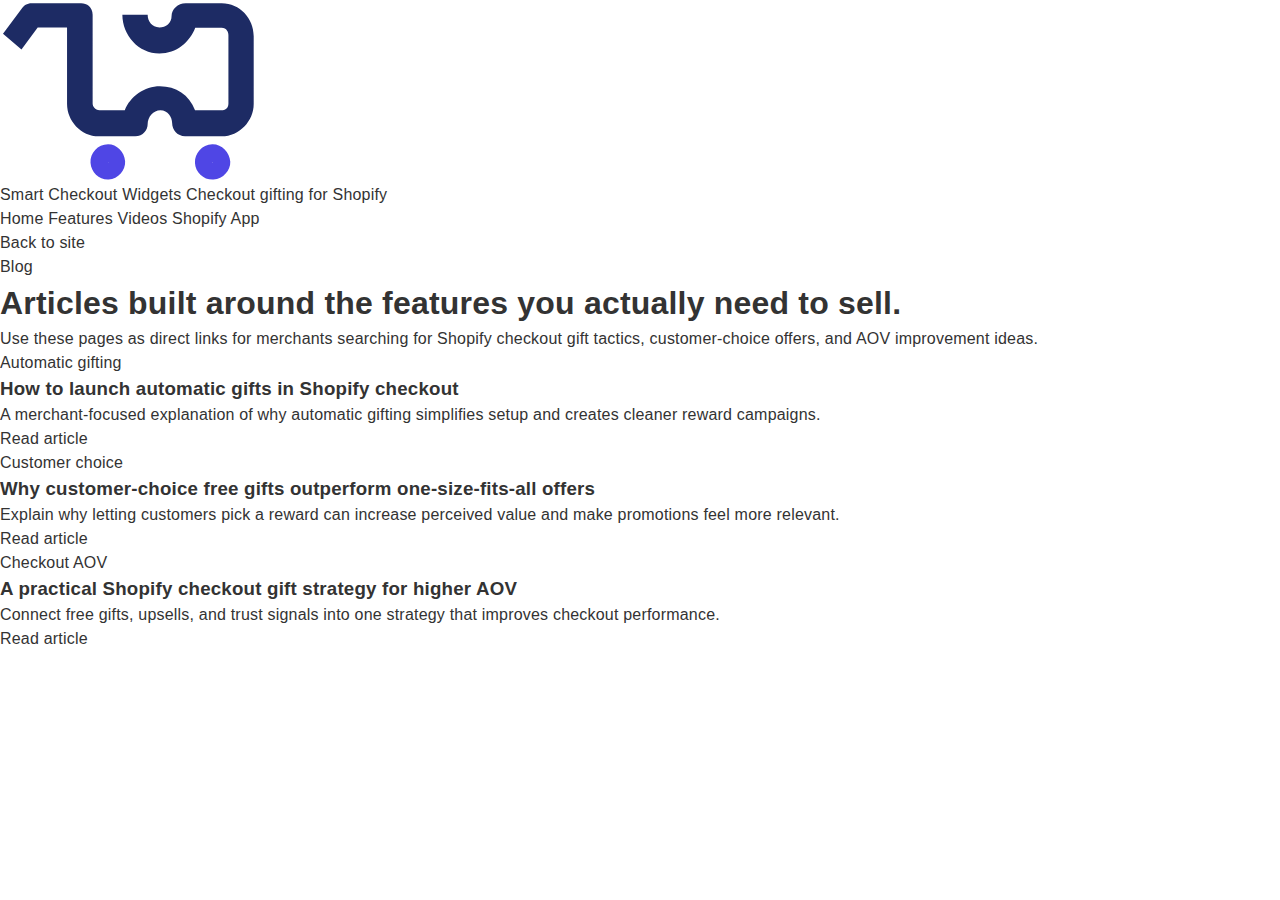
<file: blog/index.html>
<!DOCTYPE html>
<html lang="en">
<head>
  <script async src="https://www.googletagmanager.com/gtag/js?id=G-T9GSXKCN10"></script>
  <script>
    window.dataLayer = window.dataLayer || [];
    function gtag(){dataLayer.push(arguments);}
    gtag('js', new Date());
    gtag('config', 'G-T9GSXKCN10');
  </script>
  <meta charset="UTF-8">
  <meta name="viewport" content="width=device-width, initial-scale=1.0">
  <title>Smart Checkout Widgets Blog | Shopify Checkout Gifts and AOV Guides</title>
  <meta name="description" content="Read Smart Checkout Widgets articles on Shopify checkout gifts, automatic gifting, customer-choice free gifts, upsells, and checkout AOV strategy.">
  <meta name="robots" content="index,follow">
  <link rel="canonical" href="https://smartcheckoutwidgets.com/blog/">
  <meta property="og:title" content="Smart Checkout Widgets Blog">
  <meta property="og:description" content="Guides for Shopify checkout gifting, customer-choice offers, and AOV optimization.">
  <meta property="og:type" content="website">
  <meta property="og:url" content="https://smartcheckoutwidgets.com/blog/">
  <meta property="og:image" content="https://smartcheckoutwidgets.com/images/smartcheckout-widgets.jpg">
  <meta name="twitter:card" content="summary_large_image">
  <meta name="twitter:title" content="Smart Checkout Widgets Blog">
  <meta name="twitter:description" content="Guides for Shopify checkout gifting, customer-choice offers, and AOV optimization.">
  <meta name="twitter:image" content="https://smartcheckoutwidgets.com/images/smartcheckout-widgets.jpg">
  <link rel="preconnect" href="https://fonts.googleapis.com">
  <link rel="preconnect" href="https://fonts.gstatic.com" crossorigin>
  <link href="https://fonts.googleapis.com/css2?family=Bricolage+Grotesque:opsz,wght@12..96,500;12..96,600;12..96,700;12..96,800&family=IBM+Plex+Sans:wght@400;500;600;700&display=swap" rel="stylesheet">
  <link rel="stylesheet" href="/style.css">
</head>
<body>
  <header class="site-header">
    <div class="shell nav-shell">
      <a class="brand" href="https://smartcheckoutwidgets.com/">
        <span class="brand-mark"><img src="/images/logo-mark.svg" alt="" width="256" height="183"></span>
        <span class="brand-copy">
          <span class="brand-title">Smart Checkout Widgets</span>
          <span class="brand-subtitle">Checkout gifting for Shopify</span>
        </span>
      </a>
      <nav class="nav">
        <a href="/">Home</a>
        <a href="/#features">Features</a>
        <a href="/videos.html">Videos</a>
        <a href="https://apps.shopify.com/smart-checkout-widgets" target="_blank" rel="noopener noreferrer">Shopify App</a>
      </nav>
      <div class="nav-actions">
        <a class="btn btn-secondary" href="/">Back to site</a>
      </div>
    </div>
  </header>

  <main>
    <section class="page-hero">
      <div class="shell page-hero-copy">
        <p class="eyebrow">Blog</p>
        <h1>Articles built around the features you actually need to sell.</h1>
        <p>Use these pages as direct links for merchants searching for Shopify checkout gift tactics, customer-choice offers, and AOV improvement ideas.</p>
      </div>
    </section>

    <section class="shell page-layout">
      <div class="post-grid">
        <article class="post-card">
          <p class="blog-meta">Automatic gifting</p>
          <h3><a href="/blog/automatic-shopify-checkout-gifts.html">How to launch automatic gifts in Shopify checkout</a></h3>
          <p>A merchant-focused explanation of why automatic gifting simplifies setup and creates cleaner reward campaigns.</p>
          <a class="text-link" href="/blog/automatic-shopify-checkout-gifts.html">Read article</a>
        </article>
        <article class="post-card">
          <p class="blog-meta">Customer choice</p>
          <h3><a href="/blog/customer-choice-free-gift-shopify-checkout.html">Why customer-choice free gifts outperform one-size-fits-all offers</a></h3>
          <p>Explain why letting customers pick a reward can increase perceived value and make promotions feel more relevant.</p>
          <a class="text-link" href="/blog/customer-choice-free-gift-shopify-checkout.html">Read article</a>
        </article>
        <article class="post-card">
          <p class="blog-meta">Checkout AOV</p>
          <h3><a href="/blog/shopify-checkout-gift-strategy-aov.html">A practical Shopify checkout gift strategy for higher AOV</a></h3>
          <p>Connect free gifts, upsells, and trust signals into one strategy that improves checkout performance.</p>
          <a class="text-link" href="/blog/shopify-checkout-gift-strategy-aov.html">Read article</a>
        </article>
      </div>
    </section>
  </main>
</body>
</html>
</file>
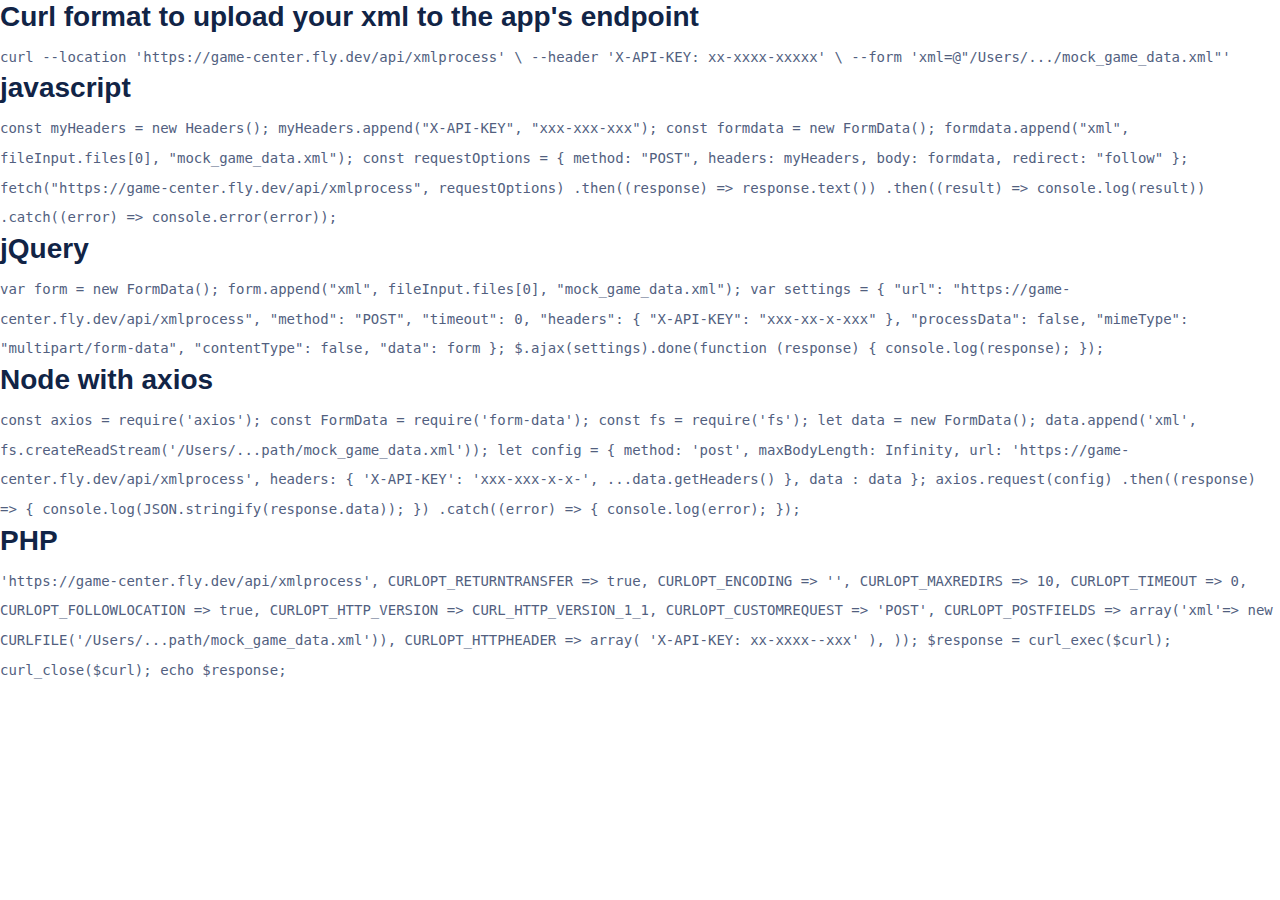
<file: api-intgreation.html>
<!DOCTYPE html>
<html lang="en">
<head>
    <!-- Google tag (gtag.js) -->
<script async src="https://www.googletagmanager.com/gtag/js?id=G-T9GSXKCN10"></script>
<script>
  window.dataLayer = window.dataLayer || [];
  function gtag(){dataLayer.push(arguments);}
  gtag('js', new Date());

  gtag('config', 'G-T9GSXKCN10');
</script>
<meta charset="UTF-8">
<title>Free gift with discount code on Shopify Checkout: Increase revenue and AOV: Accordions, Shopify Functions, Trust Badges, Upsells, Gifts, Discounts, Shopify Plus.</title>
    <meta name="description" content="Free gift with discount code on Shopify Checkout wih Smart Checkout Widgets is a Shopify app that helps you increase your store's AOV and sales with  upsell, recommended products, and more.">
    <meta name="keywords" content="Free gift with discount code, Shopify Checkout, Smart Checkout Widgets app, Increase Revenue, shopify app, checkout, reviews, AOV, Upsells, Recommendations, Gifts, Discounts, Shipping, Payments">
    
    <meta name="viewport" content="width=device-width, initial-scale=1.0">

    <link rel="canonical" href="https://smartcheckoutwidgets.com">
   
    <link rel="shortcut icon" type="image/x-icon" href="images/smart_widget_icon_for_shopify.jpg">
    <link rel="apple-touch-icon" href="images/smart_widget_icon_for_shopify.jpg">
    <link rel="icon" type="image/png" href="images/smart_widget_icon_for_shopify.jpg">
    
    <link rel="stylesheet" href="https://maxcdn.bootstrapcdn.com/font-awesome/4.7.0/css/font-awesome.min.css">
   
    <meta property="og:title" content="Free gift with discount code on Shopify Checkout with Smart Checkout Widgets is a Shopify app that helps you increase your store's AOV and sales with  upsell, recommended products, and more.">
    <meta property="og:description" content="Free gift with discount code on Shopify Checkout with Smart Checkout Widgets is a Shopify app that helps you increase your store's AOV and sales with  upsell, recommended products, and more.">
    <meta property="og:type" content="website">
    <meta property="og:image" content="images/smartcheckout-widgets.jpg">
    <meta property="og:url" content="https://smartcheckoutwidgets.com">


     <!-- Twitter -->
     <meta name="twitter:card" content="summary_large_image">
     <meta name="twitter:title" content="Free gift with discount code on Shopify Checkout with Smart Checkout Widgets is a Shopify app that helps you increase your store's AOV and sales with  upsell, recommended products, and more.">
     <meta name="twitter:description" content="Free gift with discount code on Shopify Checkout with Smart Checkout Widgets is a Shopify app that helps you increase your store's AOV and sales with  upsell, recommended products, and more.">
     <meta name="twitter:image" content="images/smartcheckout-widgets.jpg">
     
     

    <link rel="stylesheet" href="assets/vendors/liquid-icon/lqd-essentials/lqd-essentials.min.css">
    <link rel="stylesheet" href="assets/css/theme.min.css">
    <link rel="stylesheet" href="assets/css/utility.min.css">
    <link rel="stylesheet" href="assets/css/demo/start-hub-3/base.css">
    <link rel="stylesheet" href="assets/css/demo/start-hub-3/start-hub-3.css">
    <link rel="stylesheet" href="./assets/css/demo/software.css">


    <!-- Fonts -->
    <link rel="preconnect" href="https://fonts.googleapis.com">
    <link rel="preconnect" href="https://fonts.gstatic.com" crossorigin>
    <link href="https://fonts.googleapis.com/css2?family=Be+Vietnam+Pro:wght@400;500;700&family=Rubik:wght@600&display=swap" rel="stylesheet">
    <style>
         #site-footer {
            display: none;
        }
    </style>
</head>

<body data-lqd-cc="true" data-mobile-nav-breakpoint="1199" data-mobile-nav-style="minimal" data-mobile-nav-scheme="gray" data-mobile-nav-trigger-alignment="right" data-mobile-header-scheme="light" data-mobile-logo-alignment="default" data-overlay-onmobile="false" data-disable-animations-onmobile="true">
    <div id="wrap" class="bg-white">
        <h4>Curl format to upload your xml to the app's endpoint</h4>
        <code>
            curl --location 'https://game-center.fly.dev/api/xmlprocess' \
            --header 'X-API-KEY: xx-xxxx-xxxxx' \
            --form 'xml=@"/Users/.../mock_game_data.xml"'</code>
        <h4>javascript</h4>
        <code>const myHeaders = new Headers();
            myHeaders.append("X-API-KEY", "xxx-xxx-xxx");
            
            const formdata = new FormData();
            formdata.append("xml", fileInput.files[0], "mock_game_data.xml");
            
            const requestOptions = {
              method: "POST",
              headers: myHeaders,
              body: formdata,
              redirect: "follow"
            };
            
            fetch("https://game-center.fly.dev/api/xmlprocess", requestOptions)
              .then((response) => response.text())
              .then((result) => console.log(result))
              .catch((error) => console.error(error));</code>
              <h4>jQuery</h4>
              <code>
                var form = new FormData();
form.append("xml", fileInput.files[0], "mock_game_data.xml");

var settings = {
  "url": "https://game-center.fly.dev/api/xmlprocess",
  "method": "POST",
  "timeout": 0,
  "headers": {
    "X-API-KEY": "xxx-xx-x-xxx"
  },
  "processData": false,
  "mimeType": "multipart/form-data",
  "contentType": false,
  "data": form
};

$.ajax(settings).done(function (response) {
  console.log(response);
});
              </code>
              <h4>Node with axios</h4>
              <code>const axios = require('axios');
                const FormData = require('form-data');
                const fs = require('fs');
                let data = new FormData();
                data.append('xml', fs.createReadStream('/Users/...path/mock_game_data.xml'));
                
                let config = {
                  method: 'post',
                  maxBodyLength: Infinity,
                  url: 'https://game-center.fly.dev/api/xmlprocess',
                  headers: { 
                    'X-API-KEY': 'xxx-xxx-x-x-', 
                    ...data.getHeaders()
                  },
                  data : data
                };
                
                axios.request(config)
                .then((response) => {
                  console.log(JSON.stringify(response.data));
                })
                .catch((error) => {
                  console.log(error);
                });</code>
                <h4>PHP</h4>
                <code><?php

                    $curl = curl_init();
                    
                    curl_setopt_array($curl, array(
                      CURLOPT_URL => 'https://game-center.fly.dev/api/xmlprocess',
                      CURLOPT_RETURNTRANSFER => true,
                      CURLOPT_ENCODING => '',
                      CURLOPT_MAXREDIRS => 10,
                      CURLOPT_TIMEOUT => 0,
                      CURLOPT_FOLLOWLOCATION => true,
                      CURLOPT_HTTP_VERSION => CURL_HTTP_VERSION_1_1,
                      CURLOPT_CUSTOMREQUEST => 'POST',
                      CURLOPT_POSTFIELDS => array('xml'=> new CURLFILE('/Users/...path/mock_game_data.xml')),
                      CURLOPT_HTTPHEADER => array(
                        'X-API-KEY: xx-xxxx--xxx'
                      ),
                    ));
                    
                    $response = curl_exec($curl);
                    
                    curl_close($curl);
                    echo $response;</code>
    </div>


</body>
</html>
</file>
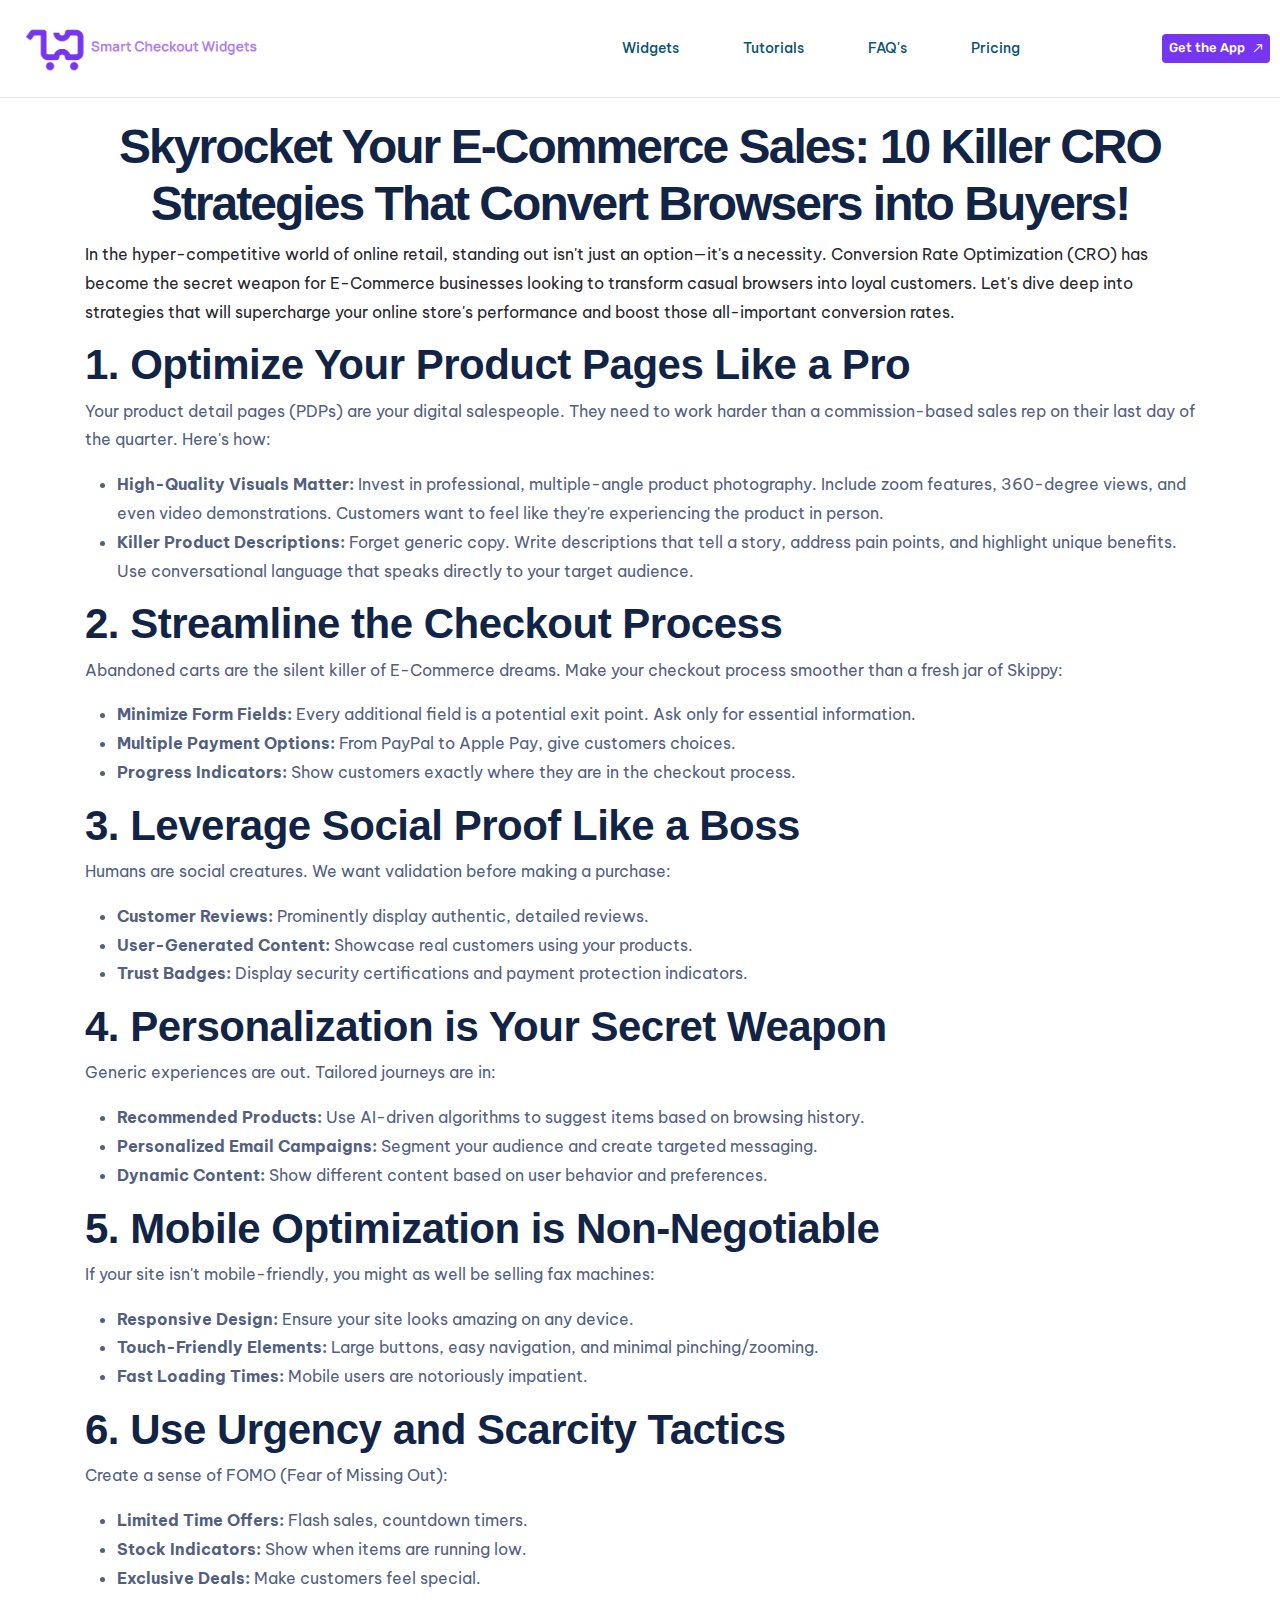
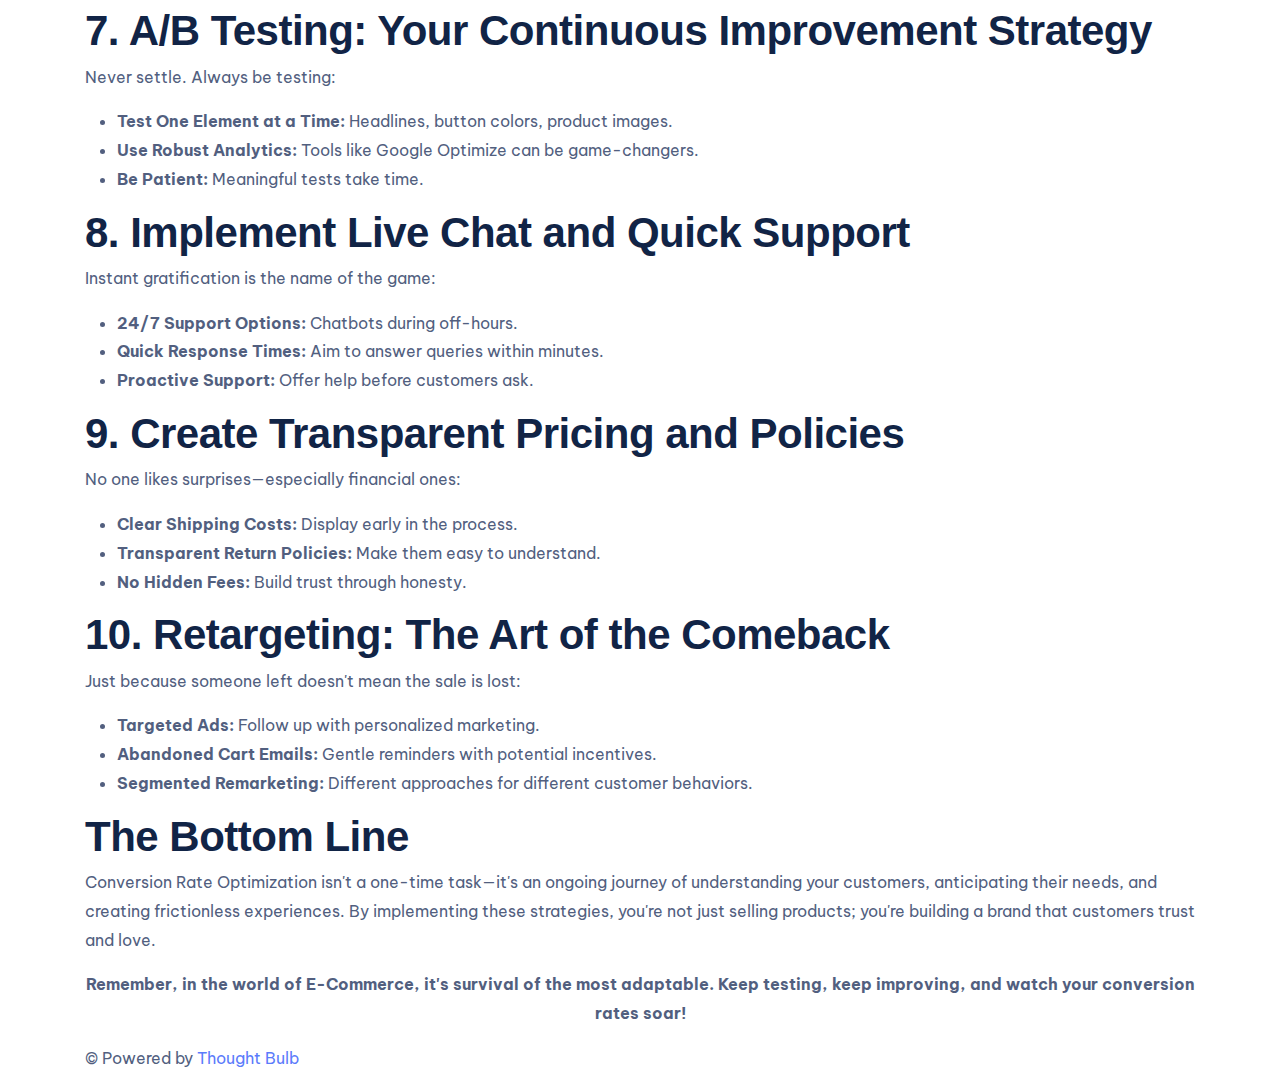
<file: cro-techniques.html>
<!DOCTYPE html>
<html lang="en">

<head>
	<!-- Google tag (gtag.js) -->
	<script async src="https://www.googletagmanager.com/gtag/js?id=G-T9GSXKCN10"></script>
	<script>
		window.dataLayer = window.dataLayer || [];

		function gtag() {
			dataLayer.push(arguments);
		}
		gtag('js', new Date());
		gtag('config', 'G-T9GSXKCN10');
	</script>
	<meta charset="UTF-8">
	<title>10 Proven CRO Strategies to Boost E-Commerce Conversions in 2025 | Ultimate Guide</title>
    <meta name="description" content="Discover powerful Conversion Rate Optimization (CRO) strategies to transform your E-Commerce store and dramatically increase sales in 2025.">
	<meta name="keywords"
		content="Smart Checkout Widgets app, Increase Revenue, shopify app, checkout, reviews, AOV, Upsells, Recommendations, Gifts, Discounts, Shipping, Payments">

	<meta name="viewport" content="width=device-width, initial-scale=1.0">

	<link rel="canonical" href="https://smartcheckoutwidgets.com/cro-techniques.html">

	<link rel="shortcut icon" type="image/x-icon" href="https://smartcheckoutwidgets.com/images/smart_widget_icon_for_shopify.jpg">
	<link rel="apple-touch-icon" href="https://smartcheckoutwidgets.com/images/smart_widget_icon_for_shopify.jpg">
	<link rel="icon" type="image/png" href="https://smartcheckoutwidgets.com/images/smart_widget_icon_for_shopify.jpg">

	<link rel="stylesheet" href="https://maxcdn.bootstrapcdn.com/font-awesome/4.7.0/css/font-awesome.min.css">

	
    <meta property="og:title" content="10 Proven CRO Strategies to Boost E-Commerce Conversions in 2024 | Ultimate Guide">
    <meta property="og:description" content="Discover powerful Conversion Rate Optimization (CRO) strategies to transform your E-Commerce store and dramatically increase sales in 2025.">
    <meta property="og:type" content="website">
    <meta property="og:image" content="https://smartcheckoutwidgets.com/images/smartcheckout-widgets.jpg">
    <meta property="og:url" content="https://smartcheckoutwidgets.com/cro-techniques.html">


     <!-- Twitter -->
     <meta name="twitter:card" content="summary_large_image">
     <meta name="twitter:title" content="10 Proven CRO Strategies to Boost E-Commerce Conversions in 2024 | Ultimate Guide">
     <meta name="twitter:description" content="Discover powerful Conversion Rate Optimization (CRO) strategies to transform your E-Commerce store and dramatically increase sales in 2025.">
     <meta name="twitter:image" content="https://smartcheckoutwidgets.com/images/smartcheckout-widgets.jpg">
     
	<link rel="stylesheet" href="assets/vendors/liquid-icon/lqd-essentials/lqd-essentials.min.css">
	<link rel="stylesheet" href="assets/css/theme.min.css">
	<link rel="stylesheet" href="assets/css/utility.min.css">
	<link rel="stylesheet" href="assets/css/demo/start-hub-3/base.css">
	<link rel="stylesheet" href="assets/css/demo/start-hub-3/start-hub-3.css">
	<link rel="stylesheet" href="./assets/css/demo/software.css">

	<!-- Fonts -->
	<link rel="preconnect" href="https://fonts.googleapis.com">
	<link rel="preconnect" href="https://fonts.gstatic.com" crossorigin>
	<link
		href="https://fonts.googleapis.com/css2?family=Be+Vietnam+Pro:wght@400;500;700&family=Rubik:wght@600&display=swap"
		rel="stylesheet">
	<style>
		#tutorials,
		#pricing,
		#faq,
		#site-footer {
			display: none;
		}
	</style>
</head>

<body data-lqd-cc="true" data-mobile-nav-breakpoint="1199" data-mobile-nav-style="minimal" data-mobile-nav-scheme="gray"
	data-mobile-nav-trigger-alignment="right" data-mobile-header-scheme="light" data-mobile-logo-alignment="default"
	data-overlay-onmobile="false" data-disable-animations-onmobile="true">
	<div id="wrap" class="bg-white">

		<div class="lqd-sticky-placeholder hidden"></div>
		<header id="site-header" class="main-header" data-sticky-header="true" data-sticky-values-measured="false">
			<section class="lqd-section bg-white border-bottom border-black-10 transition-all px-10 md:hidden">
				<div class="container-fluid p-0">
					<div class="flex flex-wrap justify-between link-medium">
						<div class="pl-15 py-25 module-logo flex navbar-brand-plain w-20percent">
							<a class="navbar-brand flex p-0 relative" href="https://smartcheckoutwidgets.com/"
								rel="home">
								<span class="navbar-brand-inner post-rel">
									<img width="300" class="logo-default" src="images/logo_smartcheckout.png"
										alt="Shopify checkout UI extensibility">
								</span>
							</a>
						</div>
						<div class="flex items-center justify-end w-80percent">
							<div class="module-primary-nav flex">
								<div class="navbar-collapse inline-flex p-0 lqd-submenu-default-style link-14 mr-110 link-medium"
									id="main-header-collapse" aria-expanded="false" role="navigation">
									<ul class="main-nav flex reset-ul inline-ul lqd-menu-counter-right lqd-menu-items-inline main-nav-hover-fade-inactive"
										data-submenu-options='{"toggleType": "fade", "handler": "mouse-in-out"}'
										data-localscroll="true" data-localscroll="true"
										data-localscroll-options='{"itemsSelector":"> li > a", "trackWindowScroll": true, "includeParentAsOffset": true}'>
										<li class="menu-item-has-children">
											<a class="text-blue-600" href="https://smartcheckoutwidgets.com/#widgets">
												<span>Widgets</span>
											</a>
										</li>

										<li>
											<a class="text-blue-600" href="https://smartcheckoutwidgets.com/#tutorials">
												Tutorials
											</a>
										</li>
										<li>
											<a class="text-blue-600"
												href="https://smartcheckoutwidgets.com/#faq">FAQ's</a>
										</li>
										<li>
											<a class="text-blue-600"
												href="https://smartcheckoutwidgets.com/#pricing">Pricing</a>
										</li>
									</ul>
								</div>
							</div>
							<a href="https://apps.shopify.com/smart-checkout-widgets"
								class="btn btn-solid btn-sm btn-hover-txt-switch-change btn-hover-txt-switch btn-hover-txt-switch-y btn-icon-right text-13 rounded-4 text-white bg-primary"
								data-localscroll="true">
								<span class="btn-txt" data-text="Download" data-split-text="true"
									data-split-options='{"type": "chars, words"}'>Get the App</span>
								<span class="btn-icon text-1/5em -rotate-45">
									<i aria-hidden="true" class="lqd-icn-ess icon-ion-ios-arrow-round-forward"></i>
								</span>
							</a>
						</div>
					</div>
				</div>
			</section>
			<div class="lqd-mobile-sec relative">
				<div class="bg-white lqd-mobile-sec-inner navbar-header flex items-stretch w-full">
					<div class="lqd-mobile-modules-container empty"></div>
					<button type="button"
						class="navbar-toggle collapsed nav-trigger style-mobile flex relative items-center justify-end p-0 bg-transparent border-none text-13"
						data-ld-toggle="true" data-bs-toggle="collapse" data-bs-target="#lqd-mobile-sec-nav"
						aria-expanded="false"
						data-toggle-options='{ "changeClassnames":  {"html":  "mobile-nav-activated"} }'>
						<span class="sr-only">Menu</span>
						<span class="bars inline-block relative z-1">
							<span class="bars-inner flex flex-col w-full h-full">
								<span class="bar inline-block"></span>
								<span class="bar inline-block"></span>
								<span class="bar inline-block"></span>
							</span>
						</span>
					</button>
					<a class="navbar-brand flex relative" href="https://smartcheckoutwidgets.com">
						<span class="navbar-brand-inner">
							<img width="250" class="logo-default" src="images/logo.png"
								alt="Shopify checkout UI extensibility">
						</span>
					</a>
				</div>
				<div class="lqd-mobile-sec-nav w-full absolute z-10">
					<div class="mobile-navbar-collapse navbar-collapse collapse w-full" id="lqd-mobile-sec-nav"
						aria-expanded="false" role="navigation">
						<ul id="mobile-primary-nav" class="reset-ul lqd-mobile-main-nav main-nav nav"
							data-localscroll="true"
							data-localscroll-options='{"itemsSelector":"> li > a", "trackWindowScroll": true, "includeParentAsOffset": true}'>
							<li class="">
								<a href="#widgets">
									Widgets
								</a>
							</li>
							<li>
								<a href="#tutorials">Tutorials</a>
							</li>
							<li>
								<a href="#pricing">Pricing</a>
							</li>
							<li>
								<a href="#faq">FAQ</a>
							</li>
						</ul>
					</div>
				</div>
			</div>
		</header>

		<main class="content bg-white" id="lqd-site-content">
			<div class="container">
				<div class="row justify-center">
					<div class="col col-12">

                        <h1 class="text-center mb-6" style="margin-top: 20px;">Skyrocket Your E-Commerce Sales: 10 Killer CRO Strategies That Convert Browsers into Buyers!</h1>

                        <p class="mb-6 text-lg text-gray-700">In the hyper-competitive world of online retail, standing out isn't just an option—it's a necessity. Conversion Rate Optimization (CRO) has become the secret weapon for E-Commerce businesses looking to transform casual browsers into loyal customers. Let's dive deep into strategies that will supercharge your online store's performance and boost those all-important conversion rates.</p>
                
                        <h2>1. Optimize Your Product Pages Like a Pro</h2>
                        <p>Your product detail pages (PDPs) are your digital salespeople. They need to work harder than a commission-based sales rep on their last day of the quarter. Here's how:</p>
                        <ul class="list-disc pl-6 mb-6">
                            <li><strong>High-Quality Visuals Matter:</strong> Invest in professional, multiple-angle product photography. Include zoom features, 360-degree views, and even video demonstrations. Customers want to feel like they're experiencing the product in person.</li>
                            <li><strong>Killer Product Descriptions:</strong> Forget generic copy. Write descriptions that tell a story, address pain points, and highlight unique benefits. Use conversational language that speaks directly to your target audience.</li>
                        </ul>
                
                        <h2>2. Streamline the Checkout Process</h2>
                        <p>Abandoned carts are the silent killer of E-Commerce dreams. Make your checkout process smoother than a fresh jar of Skippy:</p>
                        <ul class="list-disc pl-6 mb-6">
                            <li><strong>Minimize Form Fields:</strong> Every additional field is a potential exit point. Ask only for essential information.</li>
                            <li><strong>Multiple Payment Options:</strong> From PayPal to Apple Pay, give customers choices.</li>
                            <li><strong>Progress Indicators:</strong> Show customers exactly where they are in the checkout process.</li>
                        </ul>
                
                        <h2>3. Leverage Social Proof Like a Boss</h2>
                        <p>Humans are social creatures. We want validation before making a purchase:</p>
                        <ul class="list-disc pl-6 mb-6">
                            <li><strong>Customer Reviews:</strong> Prominently display authentic, detailed reviews.</li>
                            <li><strong>User-Generated Content:</strong> Showcase real customers using your products.</li>
                            <li><strong>Trust Badges:</strong> Display security certifications and payment protection indicators.</li>
                        </ul>
                
                        <h2>4. Personalization is Your Secret Weapon</h2>
                        <p>Generic experiences are out. Tailored journeys are in:</p>
                        <ul class="list-disc pl-6 mb-6">
                            <li><strong>Recommended Products:</strong> Use AI-driven algorithms to suggest items based on browsing history.</li>
                            <li><strong>Personalized Email Campaigns:</strong> Segment your audience and create targeted messaging.</li>
                            <li><strong>Dynamic Content:</strong> Show different content based on user behavior and preferences.</li>
                        </ul>
                
                        <h2>5. Mobile Optimization is Non-Negotiable</h2>
                        <p>If your site isn't mobile-friendly, you might as well be selling fax machines:</p>
                        <ul class="list-disc pl-6 mb-6">
                            <li><strong>Responsive Design:</strong> Ensure your site looks amazing on any device.</li>
                            <li><strong>Touch-Friendly Elements:</strong> Large buttons, easy navigation, and minimal pinching/zooming.</li>
                            <li><strong>Fast Loading Times:</strong> Mobile users are notoriously impatient.</li>
                        </ul>
                
                        <h2>6. Use Urgency and Scarcity Tactics</h2>
                        <p>Create a sense of FOMO (Fear of Missing Out):</p>
                        <ul class="list-disc pl-6 mb-6">
                            <li><strong>Limited Time Offers:</strong> Flash sales, countdown timers.</li>
                            <li><strong>Stock Indicators:</strong> Show when items are running low.</li>
                            <li><strong>Exclusive Deals:</strong> Make customers feel special.</li>
                        </ul>
                
                        <h2>7. A/B Testing: Your Continuous Improvement Strategy</h2>
                        <p>Never settle. Always be testing:</p>
                        <ul class="list-disc pl-6 mb-6">
                            <li><strong>Test One Element at a Time:</strong> Headlines, button colors, product images.</li>
                            <li><strong>Use Robust Analytics:</strong> Tools like Google Optimize can be game-changers.</li>
                            <li><strong>Be Patient:</strong> Meaningful tests take time.</li>
                        </ul>
                
                        <h2>8. Implement Live Chat and Quick Support</h2>
                        <p>Instant gratification is the name of the game:</p>
                        <ul class="list-disc pl-6 mb-6">
                            <li><strong>24/7 Support Options:</strong> Chatbots during off-hours.</li>
                            <li><strong>Quick Response Times:</strong> Aim to answer queries within minutes.</li>
                            <li><strong>Proactive Support:</strong> Offer help before customers ask.</li>
                        </ul>
                
                        <h2>9. Create Transparent Pricing and Policies</h2>
                        <p>No one likes surprises—especially financial ones:</p>
                        <ul class="list-disc pl-6 mb-6">
                            <li><strong>Clear Shipping Costs:</strong> Display early in the process.</li>
                            <li><strong>Transparent Return Policies:</strong> Make them easy to understand.</li>
                            <li><strong>No Hidden Fees:</strong> Build trust through honesty.</li>
                        </ul>
                
                        <h2>10. Retargeting: The Art of the Comeback</h2>
                        <p>Just because someone left doesn't mean the sale is lost:</p>
                        <ul class="list-disc pl-6 mb-6">
                            <li><strong>Targeted Ads:</strong> Follow up with personalized marketing.</li>
                            <li><strong>Abandoned Cart Emails:</strong> Gentle reminders with potential incentives.</li>
                            <li><strong>Segmented Remarketing:</strong> Different approaches for different customer behaviors.</li>
                        </ul>
                
                        <h2>The Bottom Line</h2>
                        <p class="text-lg mb-6">Conversion Rate Optimization isn't a one-time task—it's an ongoing journey of understanding your customers, anticipating their needs, and creating frictionless experiences. By implementing these strategies, you're not just selling products; you're building a brand that customers trust and love.</p>
                
                        <p class="text-xl font-bold text-center">Remember, in the world of E-Commerce, it's survival of the most adaptable. Keep testing, keep improving, and watch your conversion rates soar!</p>
                  
					</div>

				</div>
			</div>
		</main>
		<div class="footer">
			<div class="container">
				<div class="row justify-center">
					<div class="col col-12">
						<div class="footer-block">&copy; Powered by <a href="https://thoughtbulb.dev">Thought Bulb</a>
						</div>
					</div>
				</div>
			</div>
		</div>
	</div>
	<script type="text/javascript">window.$crisp=[];window.CRISP_WEBSITE_ID="c6ce9585-187d-471e-a0ba-150354e2d6e8";(function(){d=document;s=d.createElement("script");s.src="https://client.crisp.chat/l.js";s.async=1;d.getElementsByTagName("head")[0].appendChild(s);})();</script>

</body>

</html>
</file>
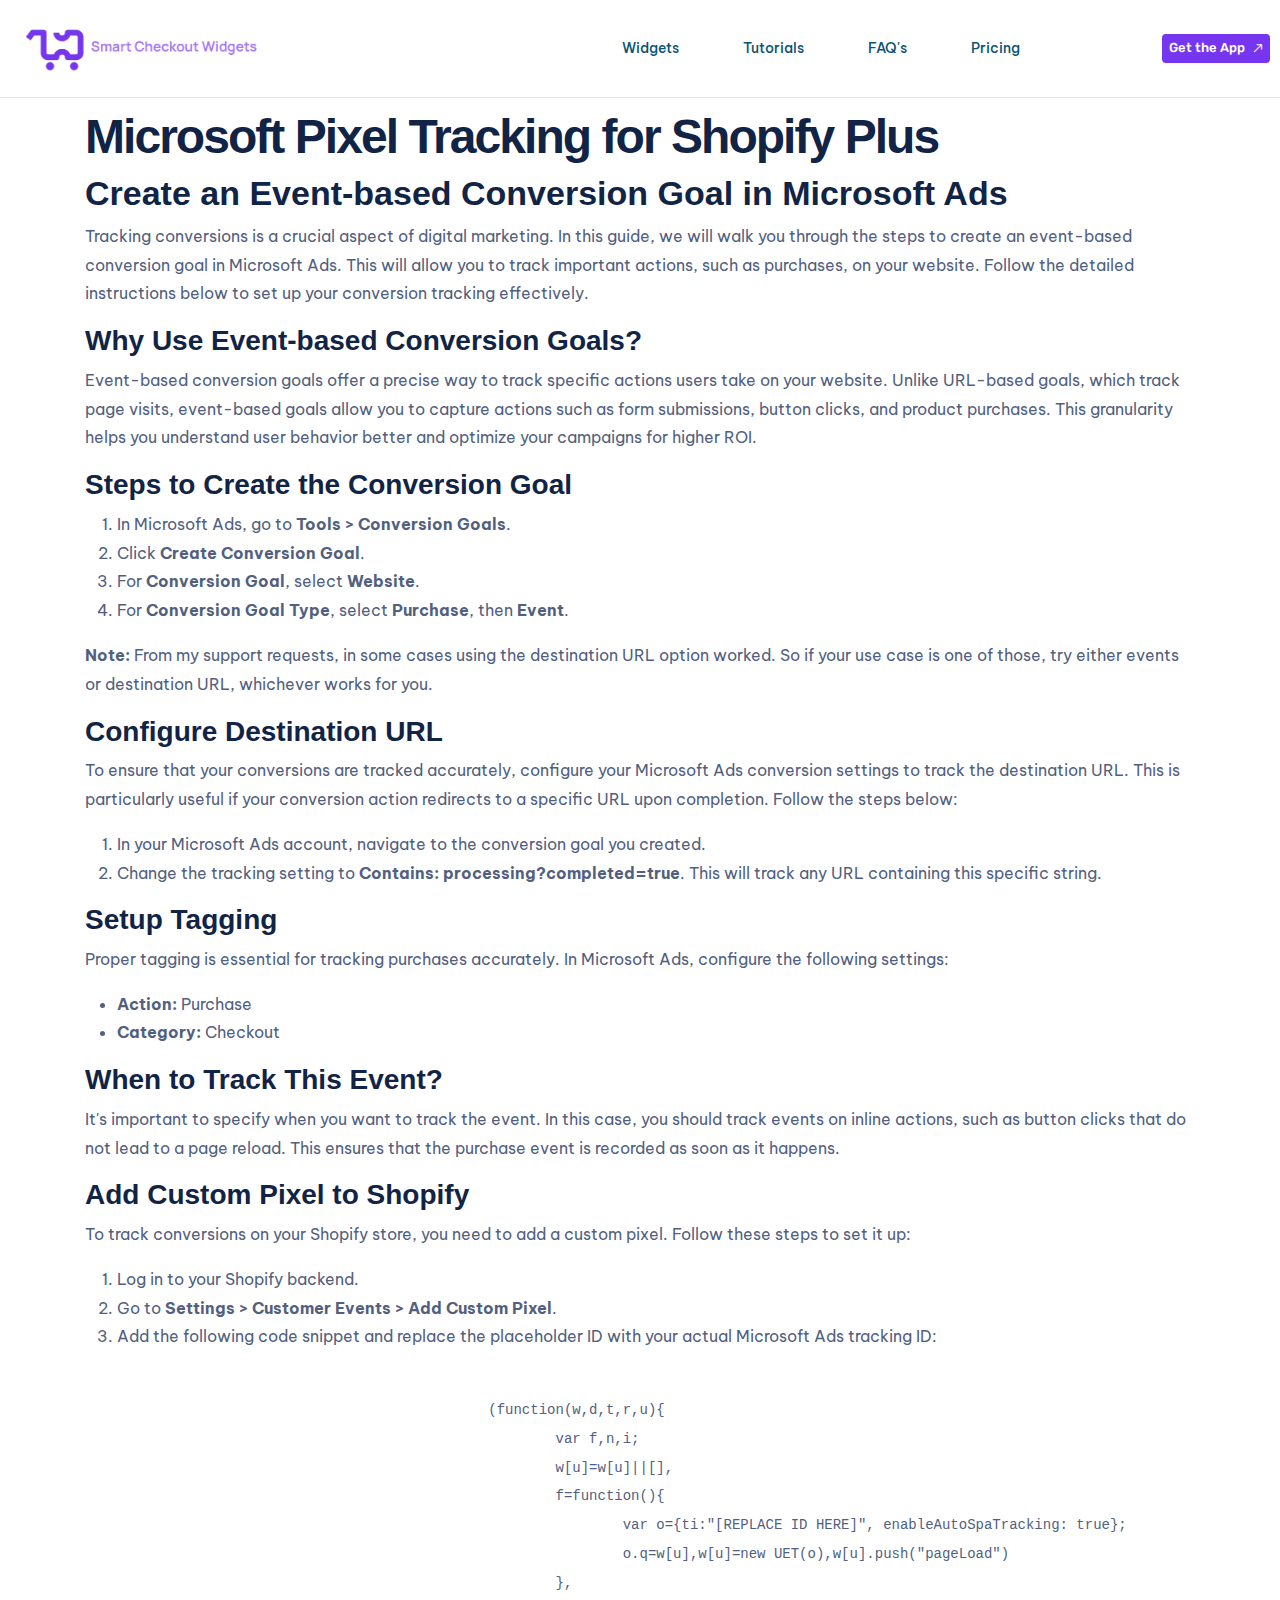
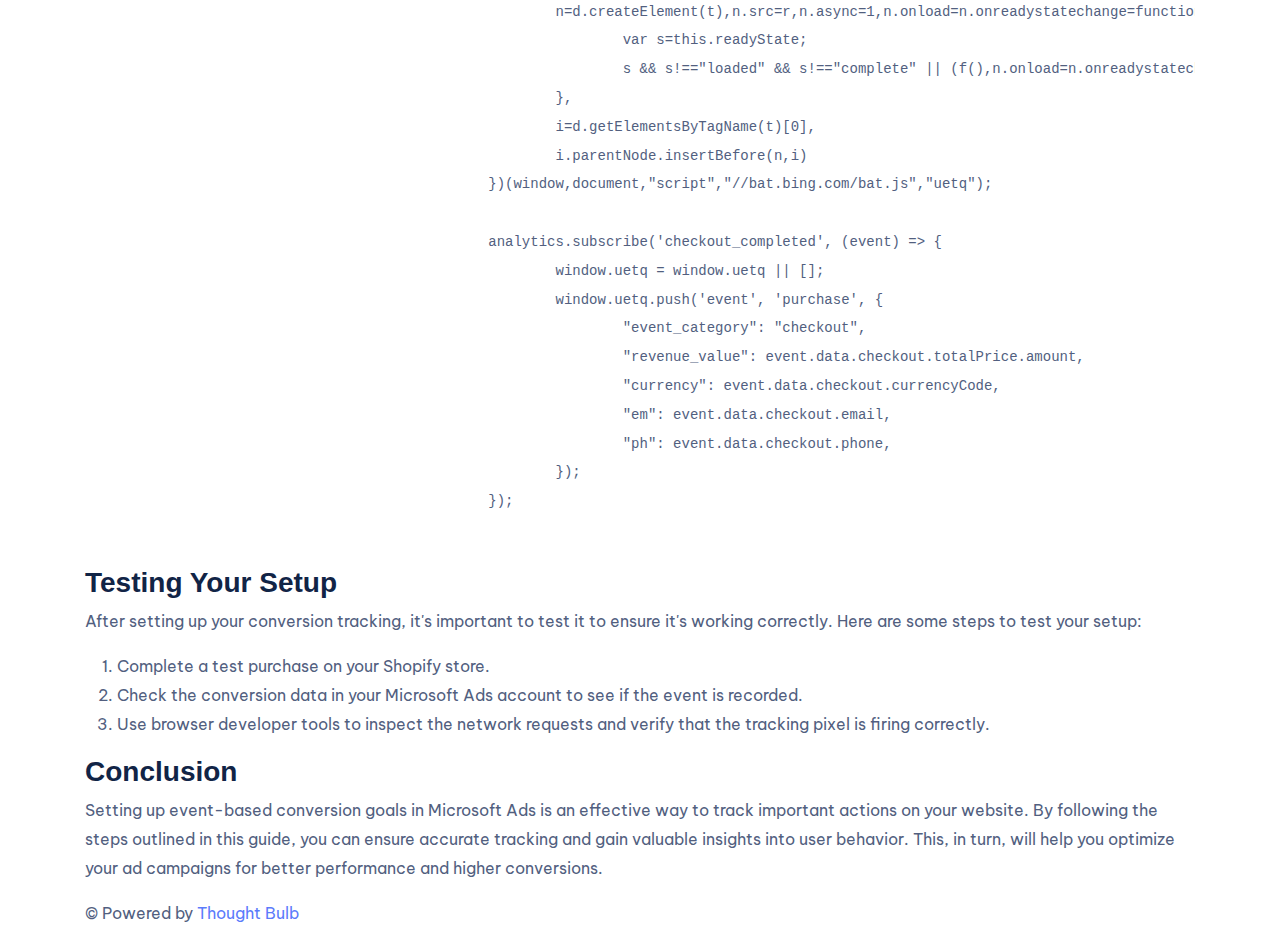
<file: microsoft-pixel-tracking-shopify-plus.html>
<!DOCTYPE html>
<html lang="en">

<head>
	<!-- Google tag (gtag.js) -->
	<script async src="https://www.googletagmanager.com/gtag/js?id=G-T9GSXKCN10"></script>
	<script>
		window.dataLayer = window.dataLayer || [];

		function gtag() {
			dataLayer.push(arguments);
		}
		gtag('js', new Date());
		gtag('config', 'G-T9GSXKCN10');
	</script>
	<meta charset="UTF-8">
	<title>Microsft ads coversions tracking Shopify, Customer Pixels, Shopify Pixels app</title>
	<meta name="description"
		content="Smart Checkout Widgets is a Shopify app that helps you increase your store's AOV and sales with  upsell, recommended products, and more.">
	<meta name="keywords"
		content="Smart Checkout Widgets app, Increase Revenue, shopify app, checkout, reviews, AOV, Upsells, Recommendations, Gifts, Discounts, Shipping, Payments">

	<meta name="viewport" content="width=device-width, initial-scale=1.0">

	<link rel="canonical" href="https://smartcheckoutwidgets.com/microsoft-pixel-tracking-shopify-plus.html">

	<link rel="shortcut icon" type="image/x-icon" href="images/smart_widget_icon_for_shopify.jpg">
	<link rel="apple-touch-icon" href="images/smart_widget_icon_for_shopify.jpg">
	<link rel="icon" type="image/png" href="images/smart_widget_icon_for_shopify.jpg">

	<link rel="stylesheet" href="https://maxcdn.bootstrapcdn.com/font-awesome/4.7.0/css/font-awesome.min.css">

	
	<meta property="og:title" content="Free gift with discount code on Shopify Checkout with Smart Checkout Widgets is a Shopify app that helps you increase your store's AOV and sales with  upsell, recommended products, and more.">
	<meta property="og:description" content="Free gift with discount code on Shopify Checkout with Smart Checkout Widgets is a Shopify app that helps you increase your store's AOV and sales with  upsell, recommended products, and more.">
	<meta property="og:type" content="website">
	<meta property="og:image" content="/images/smartcheckout-widgets.jpg">
	<meta property="og:url" content="https://smartcheckoutwidgets.com">


	 <!-- Twitter -->
	 <meta name="twitter:card" content="summary_large_image">
	 <meta name="twitter:title" content="Free gift with discount code on Shopify Checkout with Smart Checkout Widgets is a Shopify app that helps you increase your store's AOV and sales with  upsell, recommended products, and more.">
	 <meta name="twitter:description" content="Free gift with discount code on Shopify Checkout with Smart Checkout Widgets is a Shopify app that helps you increase your store's AOV and sales with  upsell, recommended products, and more.">
	 <meta name="twitter:image" content="/images/smartcheckout-widgets.jpg">
	 
	<link rel="stylesheet" href="assets/vendors/liquid-icon/lqd-essentials/lqd-essentials.min.css">
	<link rel="stylesheet" href="assets/css/theme.min.css">
	<link rel="stylesheet" href="assets/css/utility.min.css">
	<link rel="stylesheet" href="assets/css/demo/start-hub-3/base.css">
	<link rel="stylesheet" href="assets/css/demo/start-hub-3/start-hub-3.css">
	<link rel="stylesheet" href="./assets/css/demo/software.css">

	<!-- Fonts -->
	<link rel="preconnect" href="https://fonts.googleapis.com">
	<link rel="preconnect" href="https://fonts.gstatic.com" crossorigin>
	<link
		href="https://fonts.googleapis.com/css2?family=Be+Vietnam+Pro:wght@400;500;700&family=Rubik:wght@600&display=swap"
		rel="stylesheet">
	<style>
		#tutorials,
		#pricing,
		#faq,
		#site-footer {
			display: none;
		}
	</style>
</head>

<body data-lqd-cc="true" data-mobile-nav-breakpoint="1199" data-mobile-nav-style="minimal" data-mobile-nav-scheme="gray"
	data-mobile-nav-trigger-alignment="right" data-mobile-header-scheme="light" data-mobile-logo-alignment="default"
	data-overlay-onmobile="false" data-disable-animations-onmobile="true">
	<div id="wrap" class="bg-white">

		<div class="lqd-sticky-placeholder hidden"></div>
		<header id="site-header" class="main-header" data-sticky-header="true" data-sticky-values-measured="false">
			<section class="lqd-section bg-white border-bottom border-black-10 transition-all px-10 md:hidden">
				<div class="container-fluid p-0">
					<div class="flex flex-wrap justify-between link-medium">
						<div class="pl-15 py-25 module-logo flex navbar-brand-plain w-20percent">
							<a class="navbar-brand flex p-0 relative" href="https://smartcheckoutwidgets.com/"
								rel="home">
								<span class="navbar-brand-inner post-rel">
									<img width="300" class="logo-default" src="images/logo_smartcheckout.png"
										alt="Shopify checkout UI extensibility">
								</span>
							</a>
						</div>
						<div class="flex items-center justify-end w-80percent">
							<div class="module-primary-nav flex">
								<div class="navbar-collapse inline-flex p-0 lqd-submenu-default-style link-14 mr-110 link-medium"
									id="main-header-collapse" aria-expanded="false" role="navigation">
									<ul class="main-nav flex reset-ul inline-ul lqd-menu-counter-right lqd-menu-items-inline main-nav-hover-fade-inactive"
										data-submenu-options='{"toggleType": "fade", "handler": "mouse-in-out"}'
										data-localscroll="true" data-localscroll="true"
										data-localscroll-options='{"itemsSelector":"> li > a", "trackWindowScroll": true, "includeParentAsOffset": true}'>
										<li class="menu-item-has-children">
											<a class="text-blue-600" href="https://smartcheckoutwidgets.com/#widgets">
												<span>Widgets</span>
											</a>
										</li>

										<li>
											<a class="text-blue-600" href="https://smartcheckoutwidgets.com/#tutorials">
												Tutorials
											</a>
										</li>
										<li>
											<a class="text-blue-600"
												href="https://smartcheckoutwidgets.com/#faq">FAQ's</a>
										</li>
										<li>
											<a class="text-blue-600"
												href="https://smartcheckoutwidgets.com/#pricing">Pricing</a>
										</li>
									</ul>
								</div>
							</div>
							<a href="https://apps.shopify.com/smart-checkout-widgets"
								class="btn btn-solid btn-sm btn-hover-txt-switch-change btn-hover-txt-switch btn-hover-txt-switch-y btn-icon-right text-13 rounded-4 text-white bg-primary"
								data-localscroll="true">
								<span class="btn-txt" data-text="Download" data-split-text="true"
									data-split-options='{"type": "chars, words"}'>Get the App</span>
								<span class="btn-icon text-1/5em -rotate-45">
									<i aria-hidden="true" class="lqd-icn-ess icon-ion-ios-arrow-round-forward"></i>
								</span>
							</a>
						</div>
					</div>
				</div>
			</section>
			<div class="lqd-mobile-sec relative">
				<div class="bg-white lqd-mobile-sec-inner navbar-header flex items-stretch w-full">
					<div class="lqd-mobile-modules-container empty"></div>
					<button type="button"
						class="navbar-toggle collapsed nav-trigger style-mobile flex relative items-center justify-end p-0 bg-transparent border-none text-13"
						data-ld-toggle="true" data-bs-toggle="collapse" data-bs-target="#lqd-mobile-sec-nav"
						aria-expanded="false"
						data-toggle-options='{ "changeClassnames":  {"html":  "mobile-nav-activated"} }'>
						<span class="sr-only">Menu</span>
						<span class="bars inline-block relative z-1">
							<span class="bars-inner flex flex-col w-full h-full">
								<span class="bar inline-block"></span>
								<span class="bar inline-block"></span>
								<span class="bar inline-block"></span>
							</span>
						</span>
					</button>
					<a class="navbar-brand flex relative" href="https://smartcheckoutwidgets.com">
						<span class="navbar-brand-inner">
							<img width="250" class="logo-default" src="images/logo.png"
								alt="Shopify checkout UI extensibility">
						</span>
					</a>
				</div>
				<div class="lqd-mobile-sec-nav w-full absolute z-10">
					<div class="mobile-navbar-collapse navbar-collapse collapse w-full" id="lqd-mobile-sec-nav"
						aria-expanded="false" role="navigation">
						<ul id="mobile-primary-nav" class="reset-ul lqd-mobile-main-nav main-nav nav"
							data-localscroll="true"
							data-localscroll-options='{"itemsSelector":"> li > a", "trackWindowScroll": true, "includeParentAsOffset": true}'>
							<li class="">
								<a href="#widgets">
									Widgets
								</a>
							</li>
							<li>
								<a href="#tutorials">Tutorials</a>
							</li>
							<li>
								<a href="#pricing">Pricing</a>
							</li>
							<li>
								<a href="#faq">FAQ</a>
							</li>
						</ul>
					</div>
				</div>
			</div>
		</header>

		<main class="content bg-white" id="lqd-site-content">
			<div class="container">
				<div class="row justify-center">
					<div class="col col-12">

						<h1 style="margin-top: 10px;">Microsoft Pixel Tracking for Shopify Plus</h1>
						<h3>Create an Event-based Conversion Goal in Microsoft Ads</h3>
						<p>Tracking conversions is a crucial aspect of digital marketing. In this guide, we will walk you through the steps to create an event-based conversion goal in Microsoft Ads. This will allow you to track important actions, such as purchases, on your website. Follow the detailed instructions below to set up your conversion tracking effectively.</p>
						
						<h4>Why Use Event-based Conversion Goals?</h4>
						<p>Event-based conversion goals offer a precise way to track specific actions users take on your website. Unlike URL-based goals, which track page visits, event-based goals allow you to capture actions such as form submissions, button clicks, and product purchases. This granularity helps you understand user behavior better and optimize your campaigns for higher ROI.</p>
						
						<h4>Steps to Create the Conversion Goal</h4>
						<ol>
							<li>In Microsoft Ads, go to <strong>Tools > Conversion Goals</strong>.</li>
							<li>Click <strong>Create Conversion Goal</strong>.</li>
							<li>For <strong>Conversion Goal</strong>, select <strong>Website</strong>.</li>
							<li>For <strong>Conversion Goal Type</strong>, select <strong>Purchase</strong>, then <strong>Event</strong>.</li>
						</ol>
						<p><strong>Note:</strong> From my support requests, in some cases using the destination URL option worked. So if your use case is one of those, try either events or destination URL, whichever works for you.</p>
						
						<h4>Configure Destination URL</h4>
						<p>To ensure that your conversions are tracked accurately, configure your Microsoft Ads conversion settings to track the destination URL. This is particularly useful if your conversion action redirects to a specific URL upon completion. Follow the steps below:</p>
						<ol>
							<li>In your Microsoft Ads account, navigate to the conversion goal you created.</li>
							<li>Change the tracking setting to <strong>Contains: processing?completed=true</strong>. This will track any URL containing this specific string.</li>
						</ol>
						
						<h4>Setup Tagging</h4>
						<p>Proper tagging is essential for tracking purchases accurately. In Microsoft Ads, configure the following settings:</p>
						<ul>
							<li><strong>Action:</strong> Purchase</li>
							<li><strong>Category:</strong> Checkout</li>
						</ul>
						
						<h4>When to Track This Event?</h4>
						<p>It's important to specify when you want to track the event. In this case, you should track events on inline actions, such as button clicks that do not lead to a page reload. This ensures that the purchase event is recorded as soon as it happens.</p>
						
						<h4>Add Custom Pixel to Shopify</h4>
						<p>To track conversions on your Shopify store, you need to add a custom pixel. Follow these steps to set it up:</p>
						<ol>
							<li>Log in to your Shopify backend.</li>
							<li>Go to <strong>Settings > Customer Events > Add Custom Pixel</strong>.</li>
							<li>Add the following code snippet and replace the placeholder ID with your actual Microsoft Ads tracking ID:</li>
						</ol>
						
						<pre><code>
						(function(w,d,t,r,u){
							var f,n,i;
							w[u]=w[u]||[], 
							f=function(){
								var o={ti:"[REPLACE ID HERE]", enableAutoSpaTracking: true}; 
								o.q=w[u],w[u]=new UET(o),w[u].push("pageLoad")
							}, 
							n=d.createElement(t),n.src=r,n.async=1,n.onload=n.onreadystatechange=function() {
								var s=this.readyState;
								s && s!=="loaded" && s!=="complete" || (f(),n.onload=n.onreadystatechange=null)
							},
							i=d.getElementsByTagName(t)[0],
							i.parentNode.insertBefore(n,i)
						})(window,document,"script","//bat.bing.com/bat.js","uetq"); 
						
						analytics.subscribe('checkout_completed', (event) => { 
							window.uetq = window.uetq || []; 
							window.uetq.push('event', 'purchase', { 
								"event_category": "checkout", 
								"revenue_value": event.data.checkout.totalPrice.amount, 
								"currency": event.data.checkout.currencyCode, 
								"em": event.data.checkout.email, 
								"ph": event.data.checkout.phone, 
							}); 
						});
						</code></pre>
						
						<h4>Testing Your Setup</h4>
						<p>After setting up your conversion tracking, it's important to test it to ensure it's working correctly. Here are some steps to test your setup:</p>
						<ol>
							<li>Complete a test purchase on your Shopify store.</li>
							<li>Check the conversion data in your Microsoft Ads account to see if the event is recorded.</li>
							<li>Use browser developer tools to inspect the network requests and verify that the tracking pixel is firing correctly.</li>
						</ol>
						
						<h4>Conclusion</h4>
						<p>Setting up event-based conversion goals in Microsoft Ads is an effective way to track important actions on your website. By following the steps outlined in this guide, you can ensure accurate tracking and gain valuable insights into user behavior. This, in turn, will help you optimize your ad campaigns for better performance and higher conversions.</p>
						
					</div>

				</div>
			</div>
		</main>
		<div class="footer">
			<div class="container">
				<div class="row justify-center">
					<div class="col col-12">
						<div class="footer-block">&copy; Powered by <a href="https://thoughtbulb.dev">Thought Bulb</a>
						</div>
					</div>
				</div>
			</div>
		</div>
	</div>
	<script type="text/javascript">window.$crisp=[];window.CRISP_WEBSITE_ID="c6ce9585-187d-471e-a0ba-150354e2d6e8";(function(){d=document;s=d.createElement("script");s.src="https://client.crisp.chat/l.js";s.async=1;d.getElementsByTagName("head")[0].appendChild(s);})();</script>

</body>

</html>
</file>
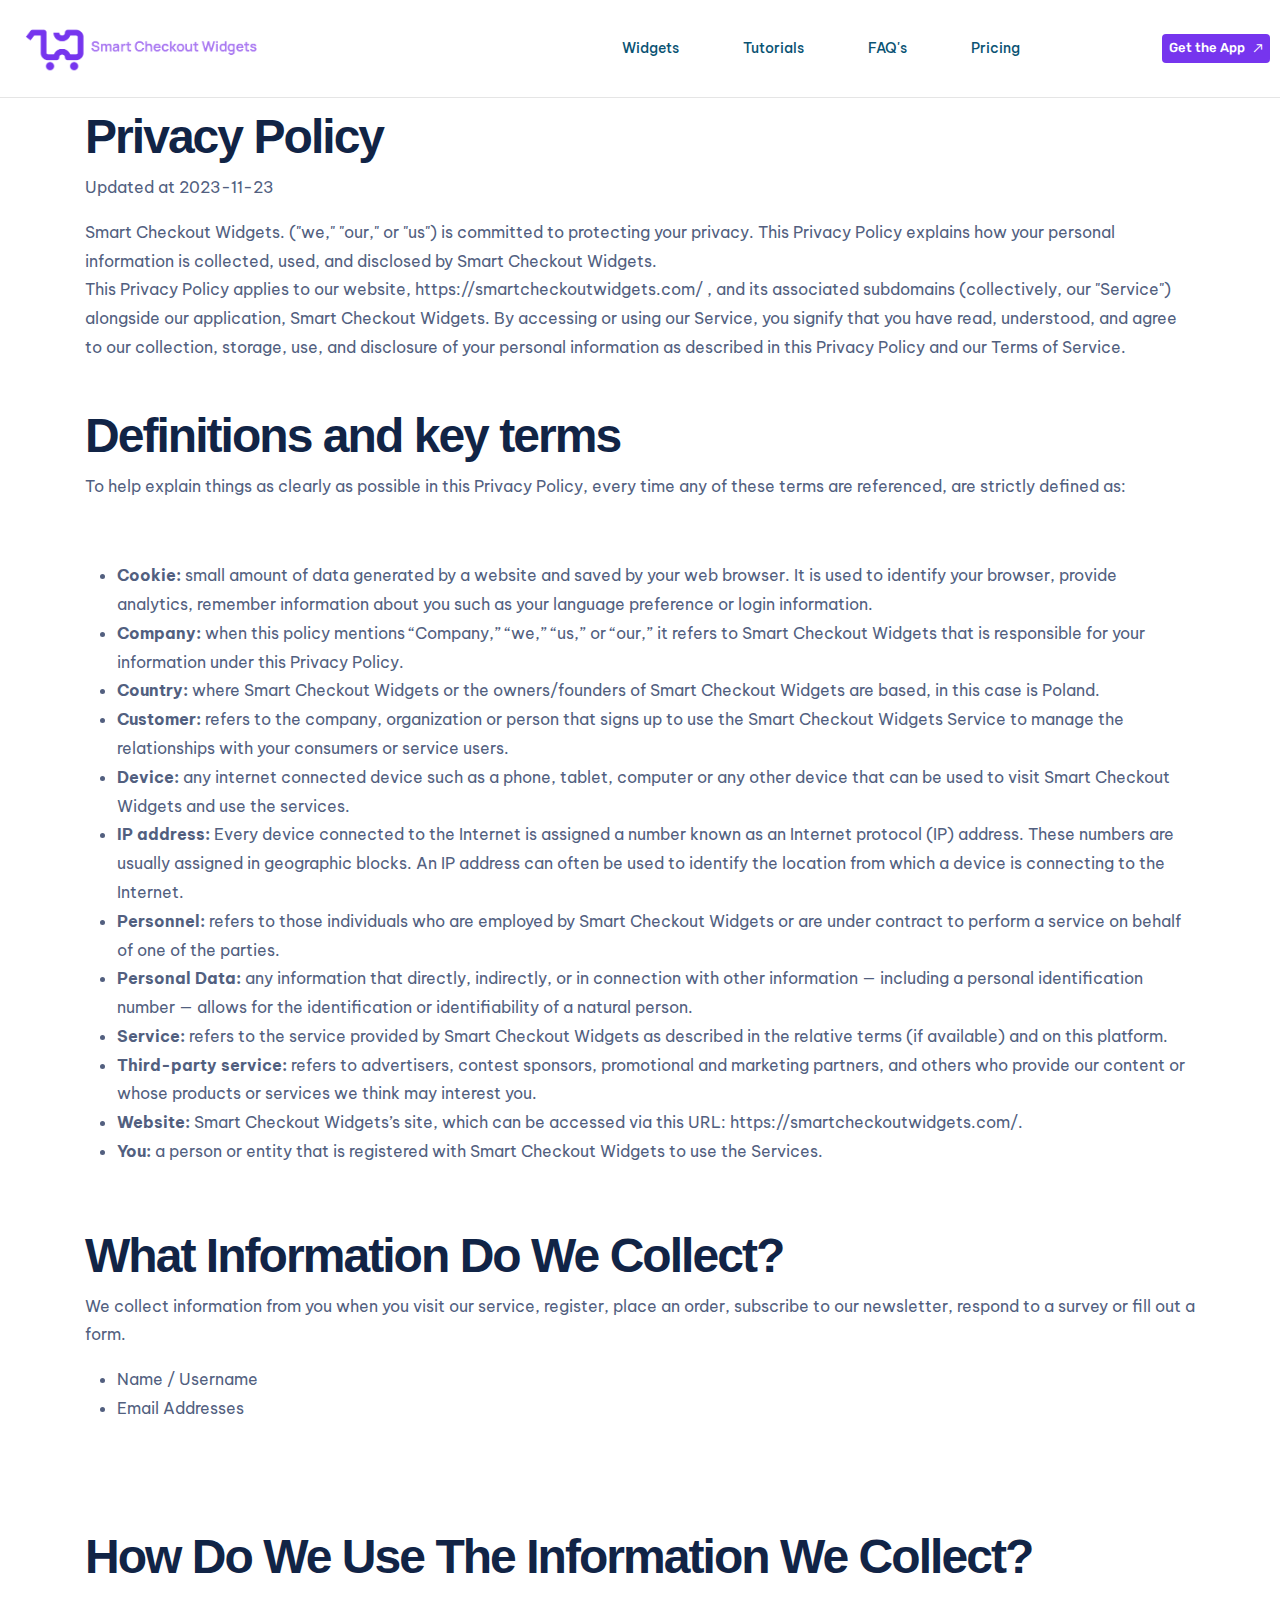
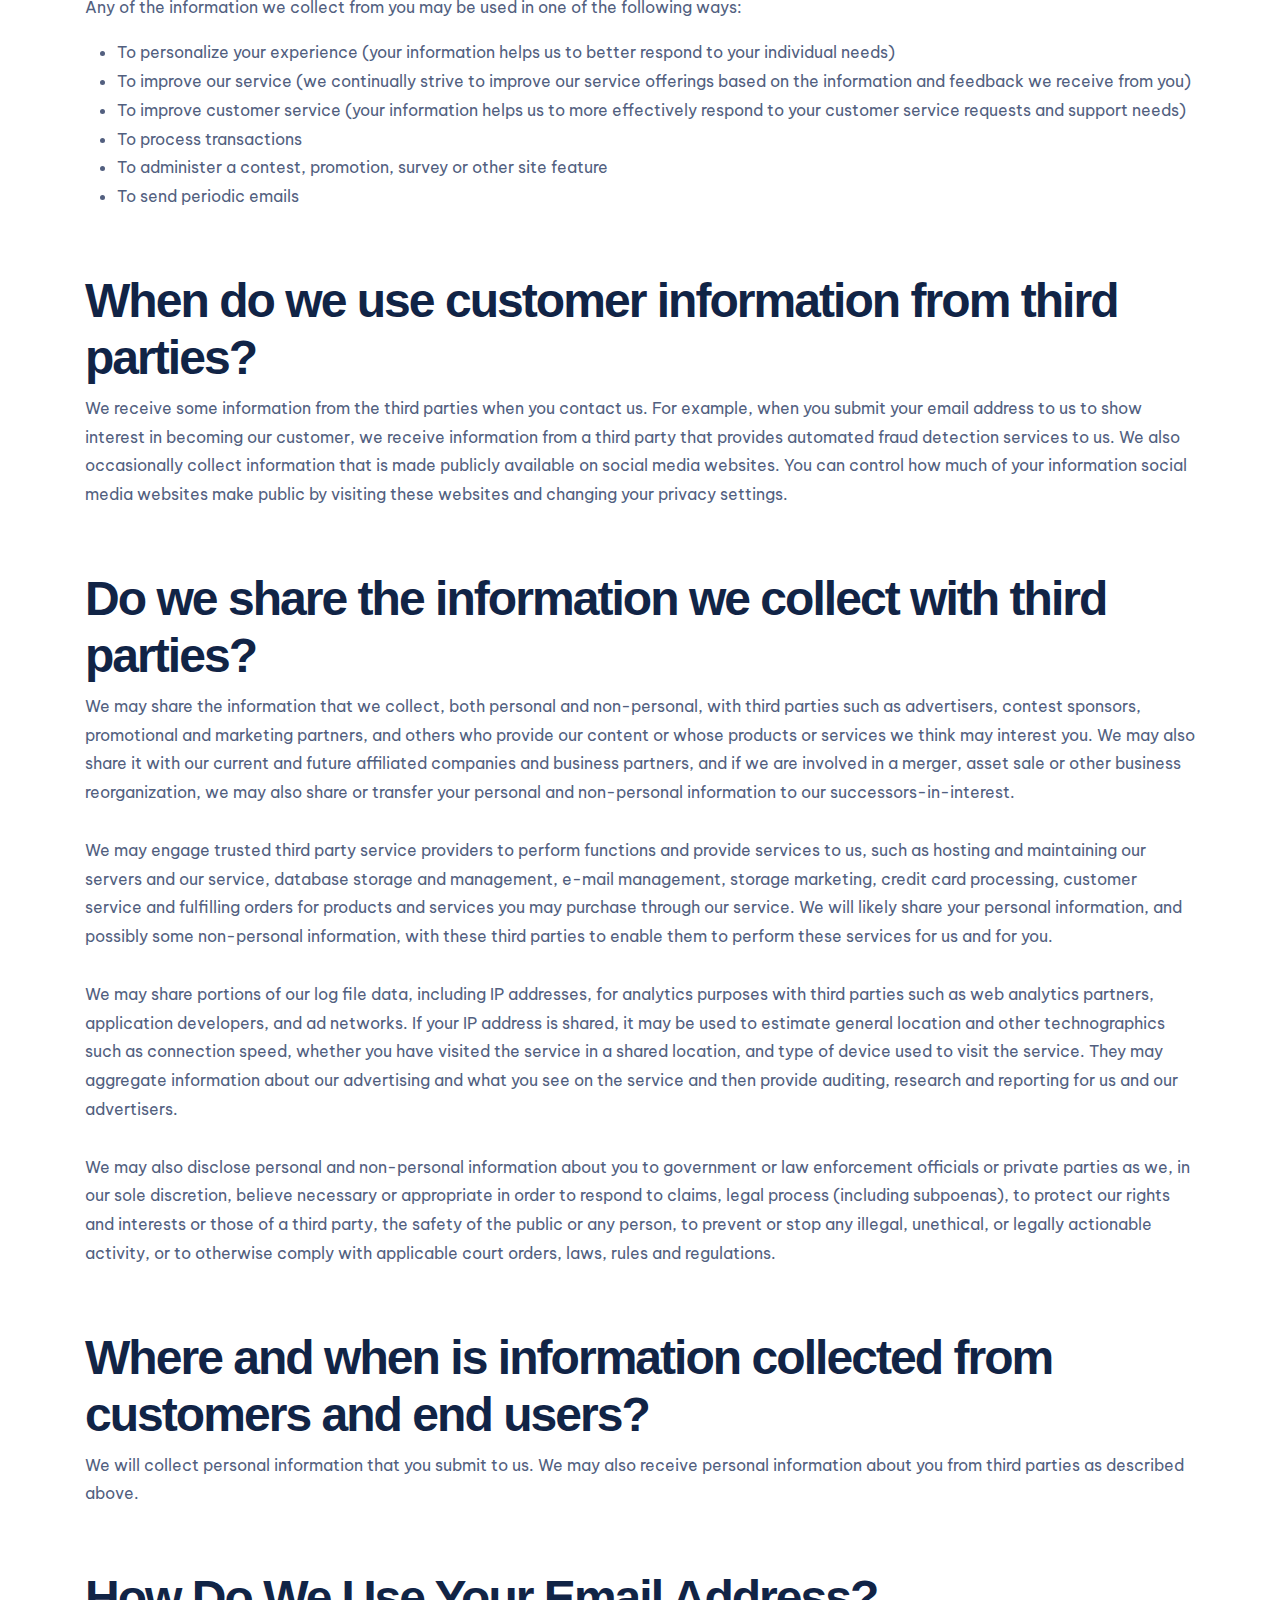
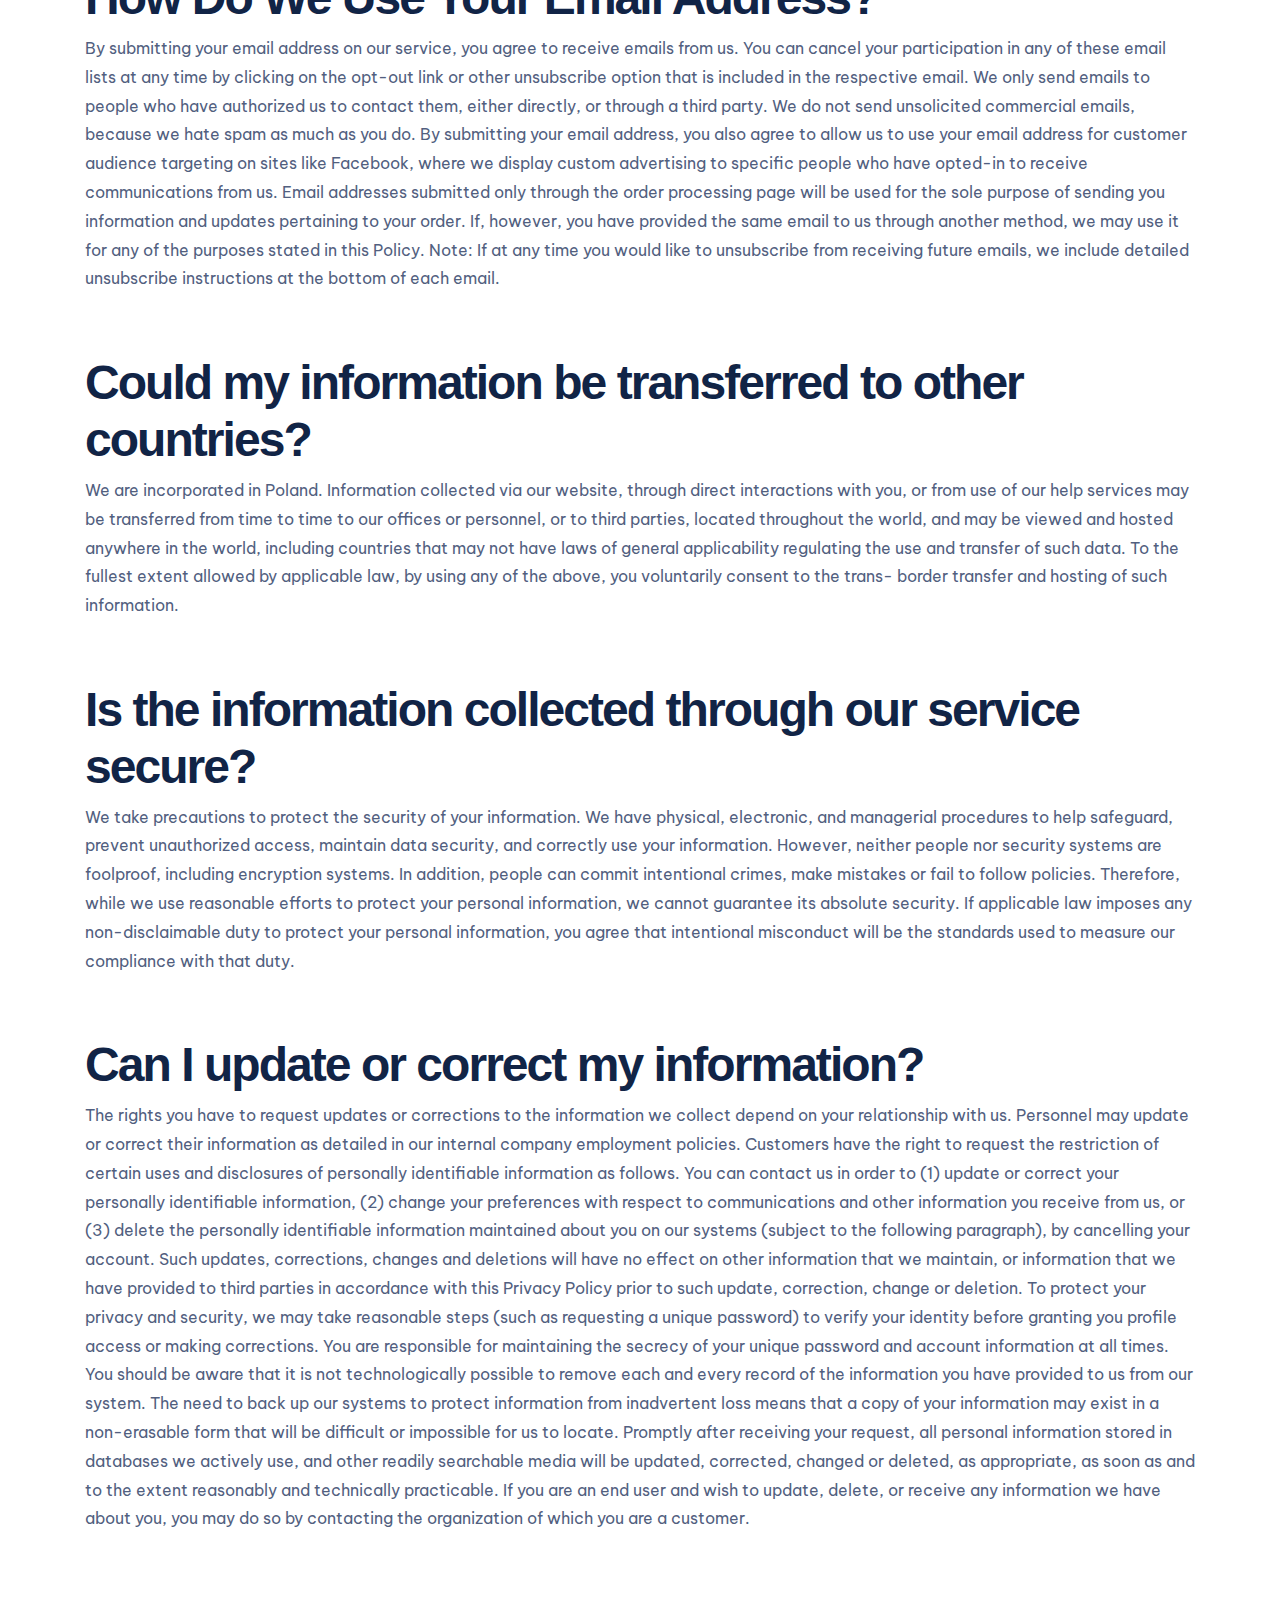
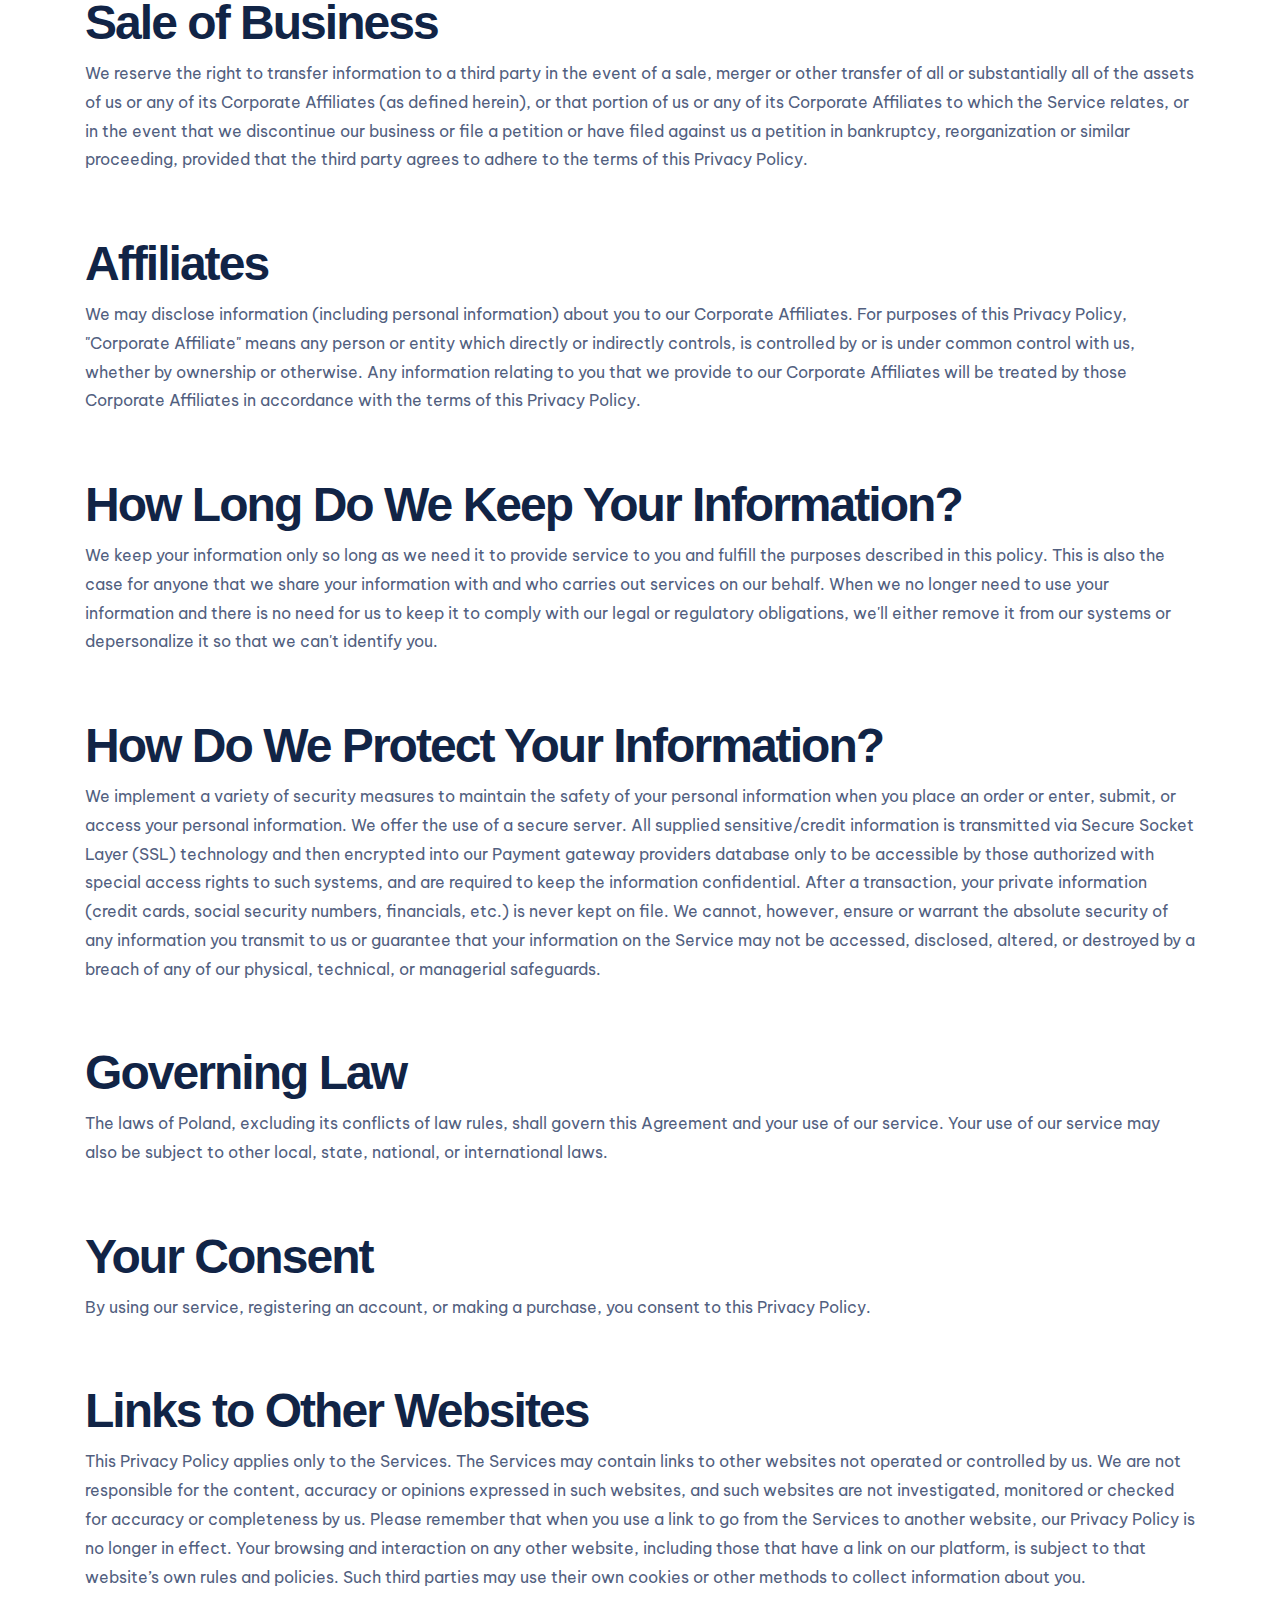
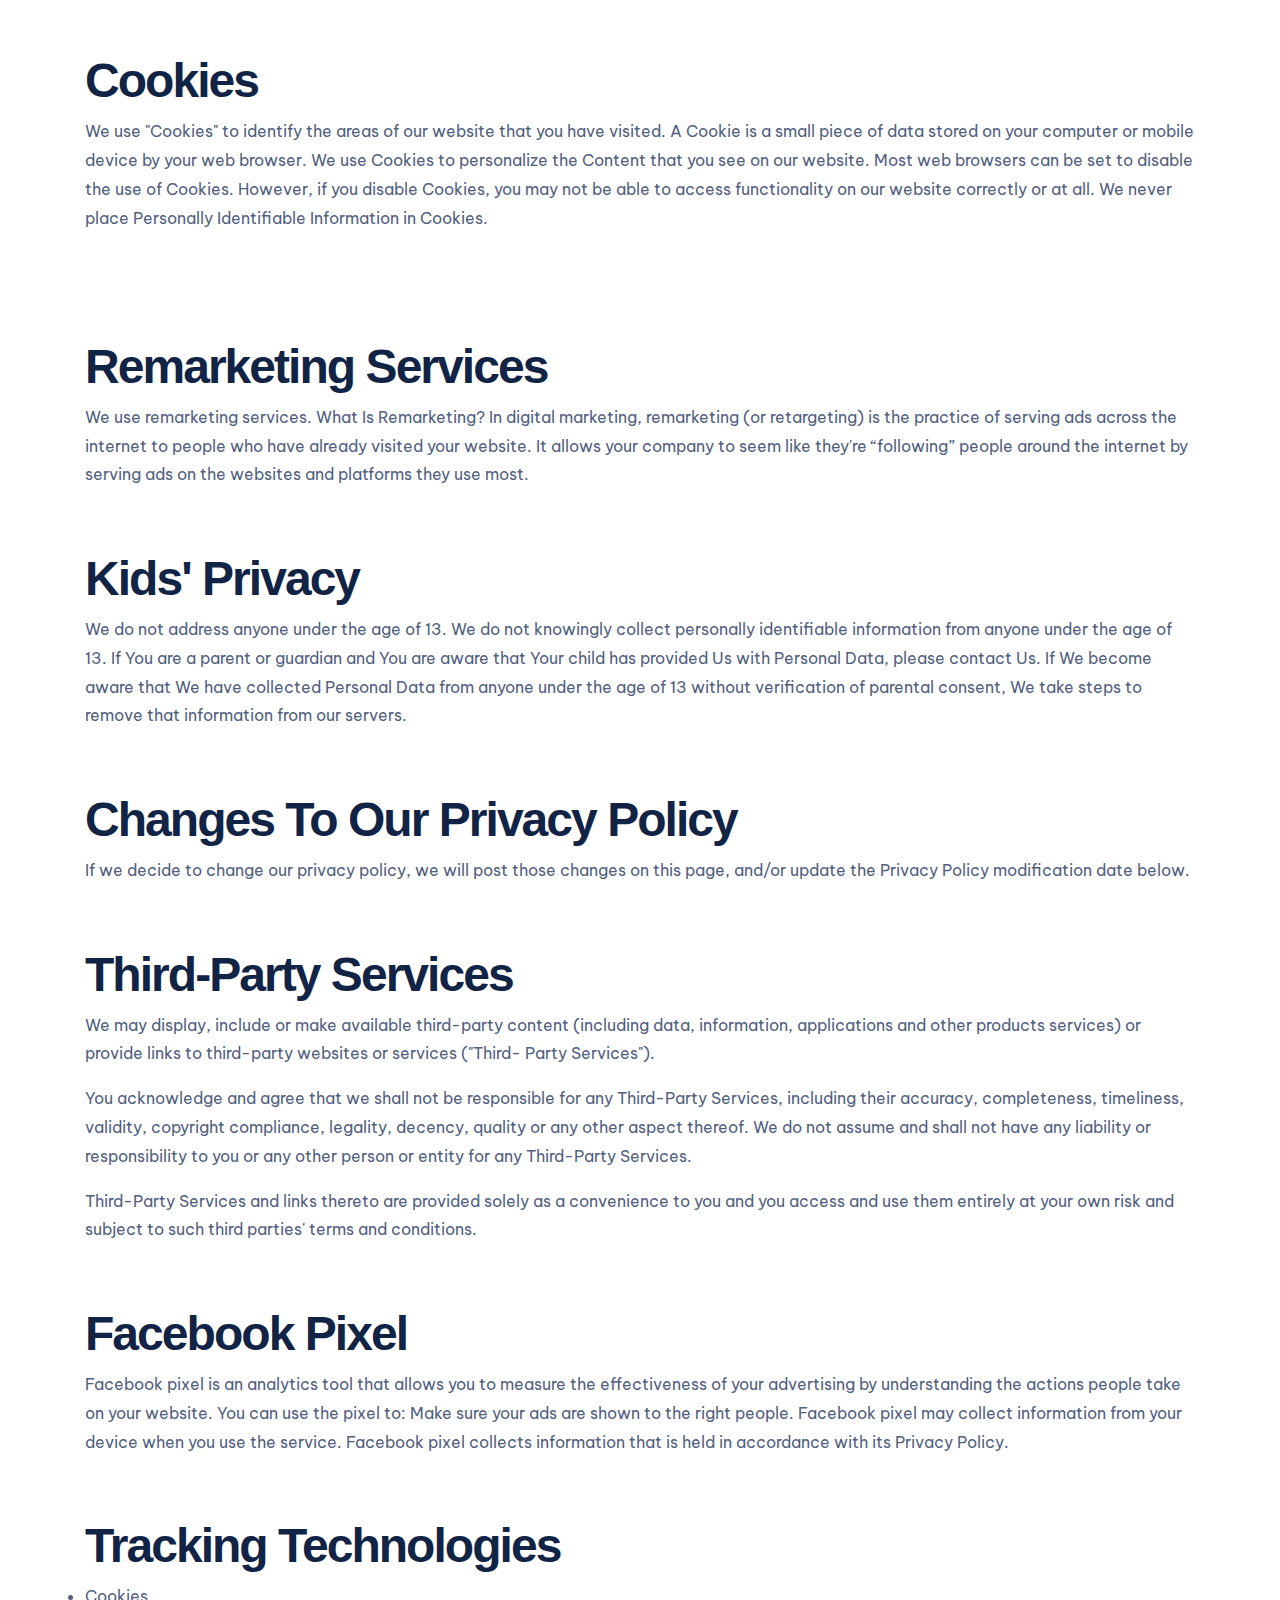
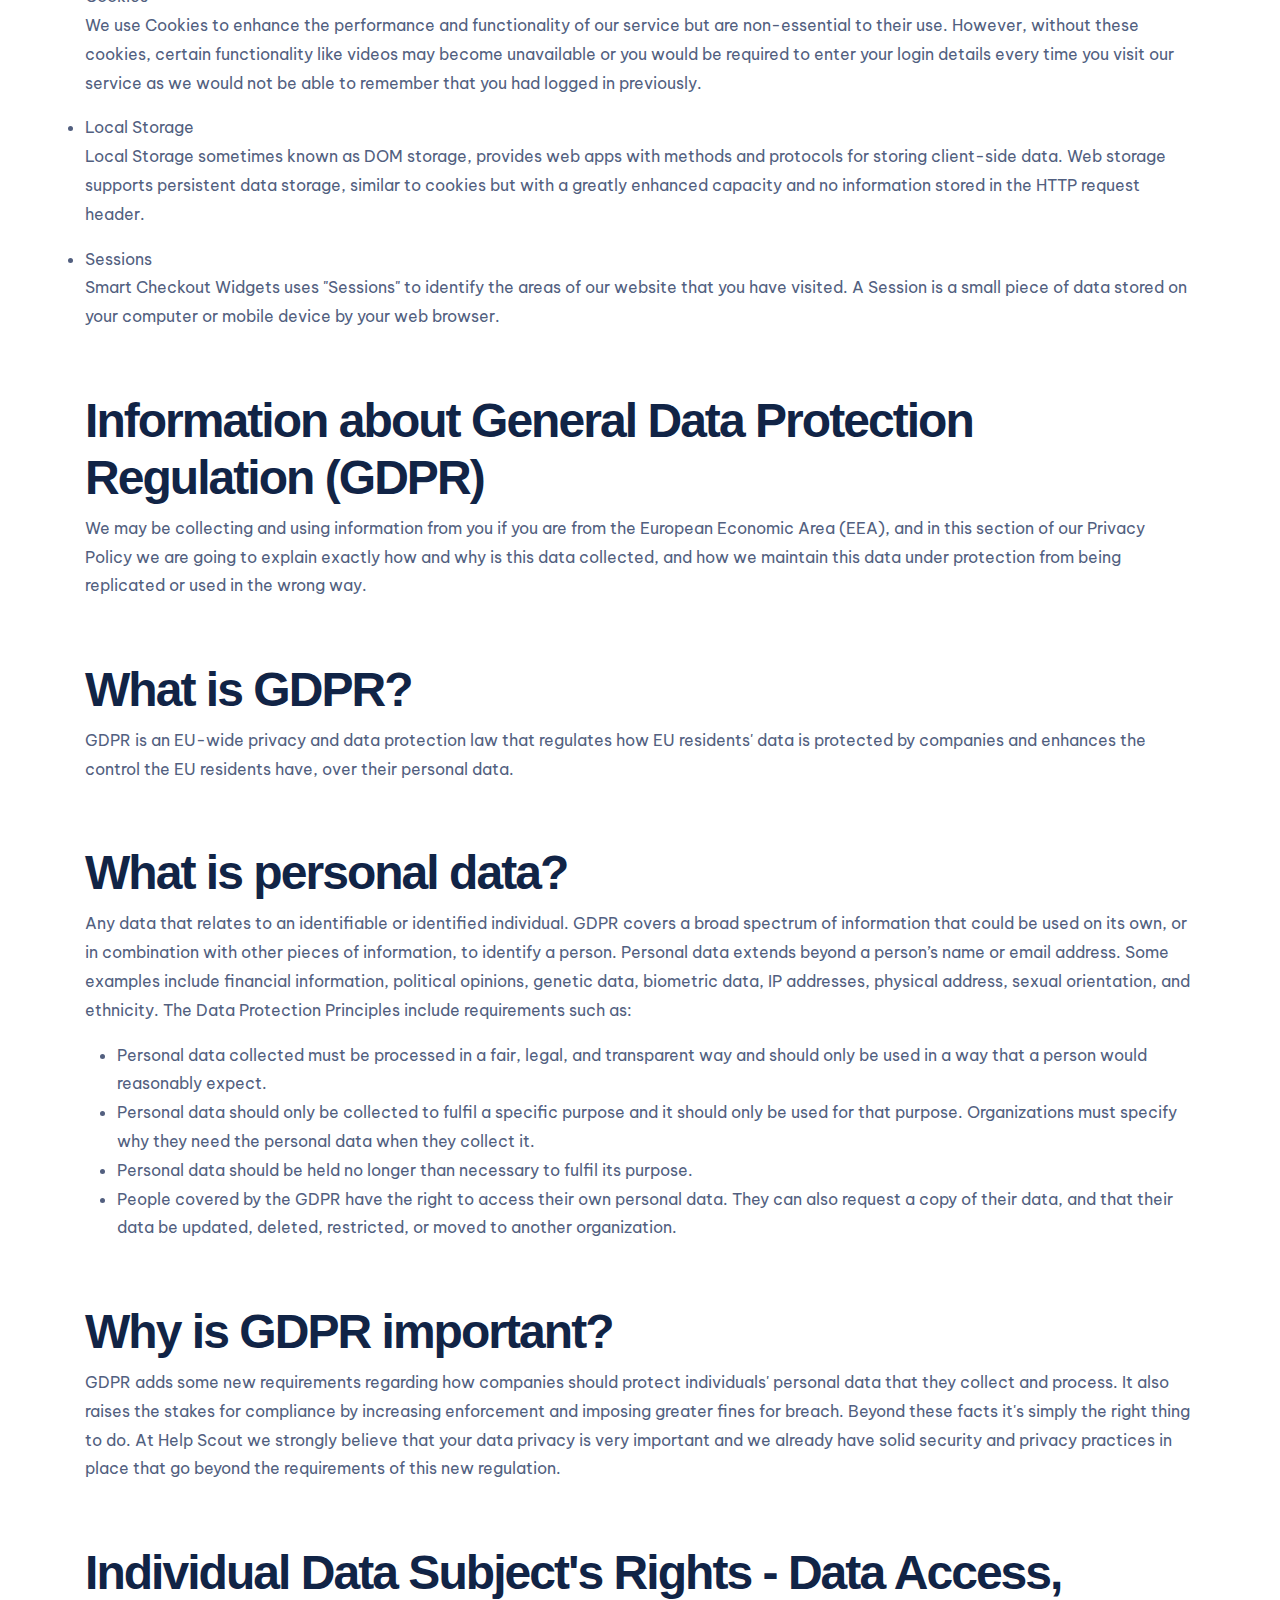
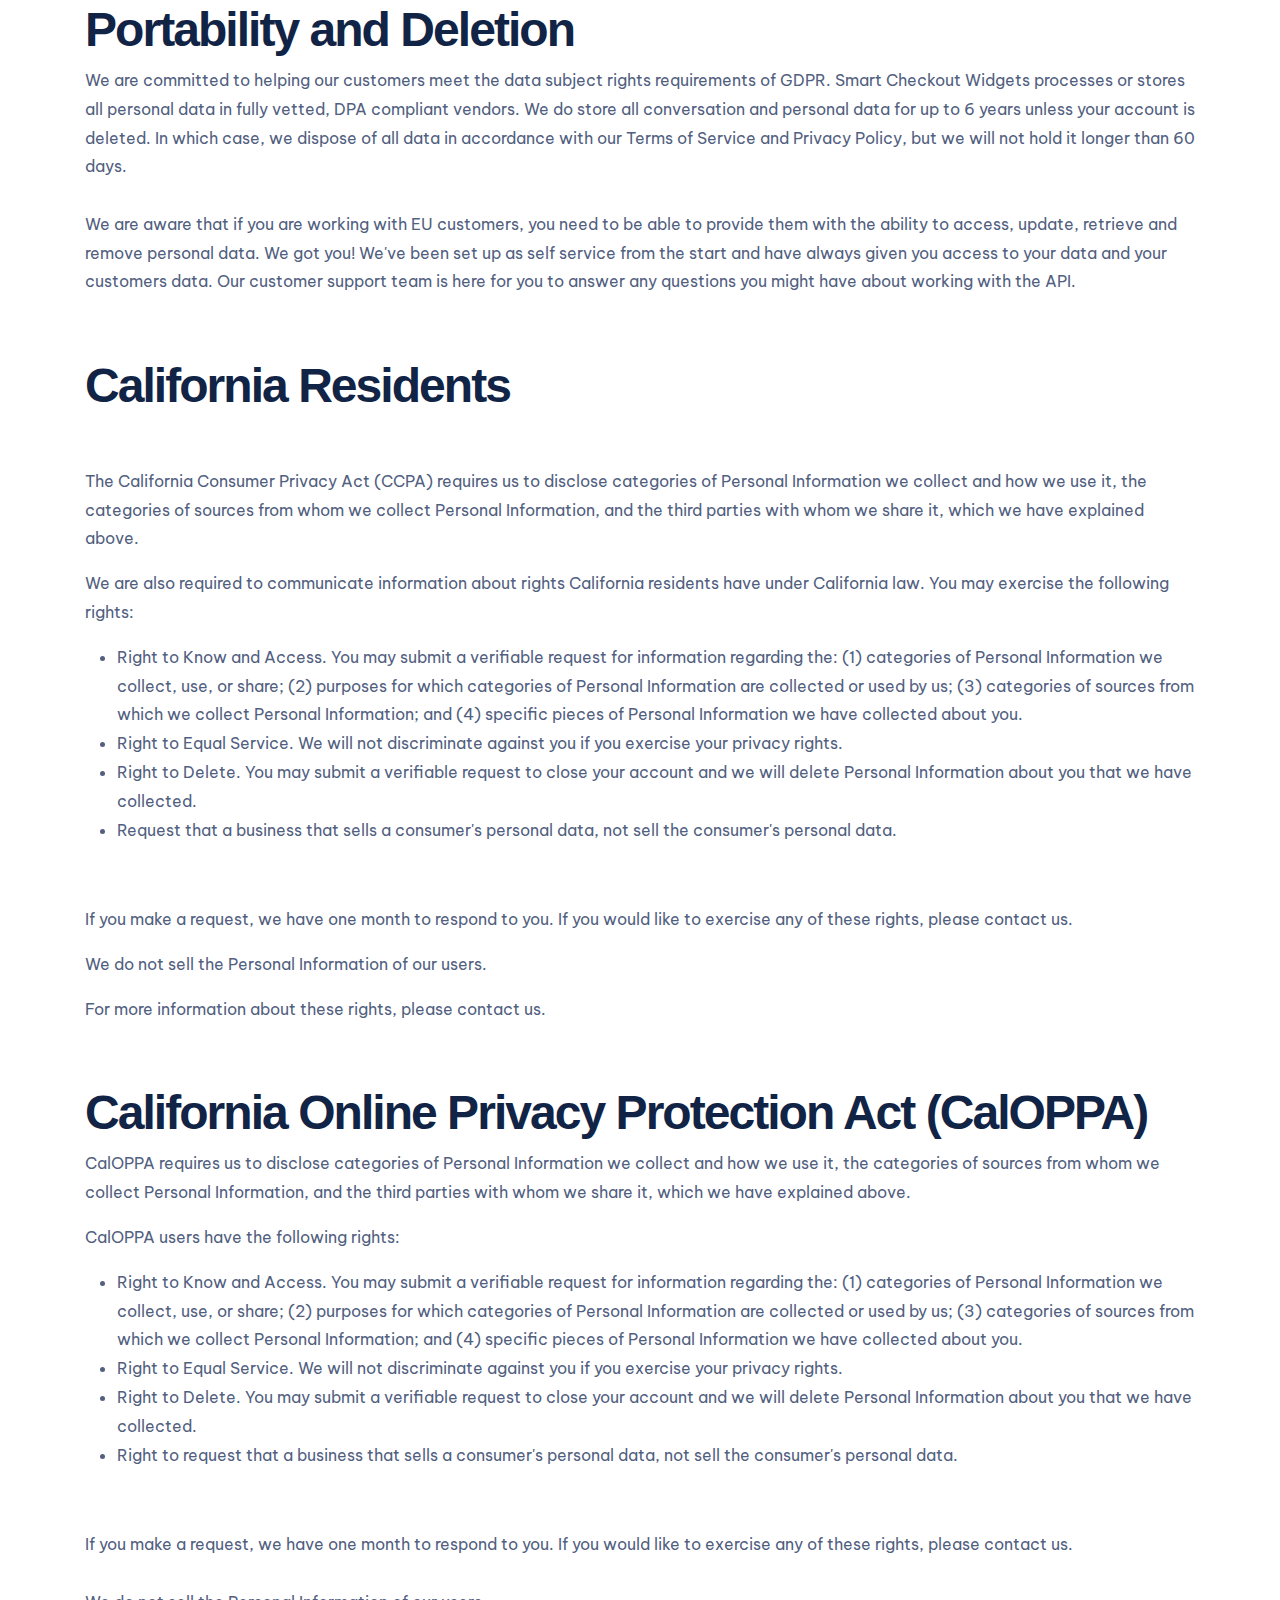
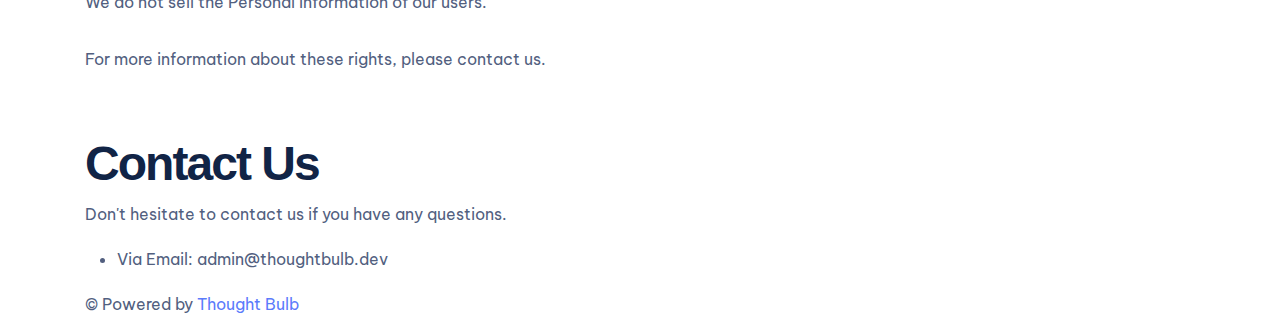
<file: privacy.html>
<!DOCTYPE html>
<html lang="en">

<head>
	<!-- Google tag (gtag.js) -->
	<script async src="https://www.googletagmanager.com/gtag/js?id=G-T9GSXKCN10"></script>
	<script>
		window.dataLayer = window.dataLayer || [];

		function gtag() {
			dataLayer.push(arguments);
		}
		gtag('js', new Date());
		gtag('config', 'G-T9GSXKCN10');
	</script>
	<meta charset="UTF-8">
	<title>Gifts & Discounts Shopify Checkout Extensibility, smart checkout widgets app: Privacy Policy. </title>
	<meta name="description"
		content="Smart Checkout Widgets is a Shopify app that helps you increase your store's AOV and sales with  upsell, recommended products, and more.">
	<meta name="keywords"
		content="Smart Checkout Widgets app, Increase Revenue, shopify app, checkout, reviews, AOV, Upsells, Recommendations, Gifts, Discounts, Shipping, Payments">

	<meta name="viewport" content="width=device-width, initial-scale=1.0">

	<link rel="canonical" href="https://smartcheckoutwidgets.com/privacy.html">

	<link rel="shortcut icon" type="image/x-icon" href="images/smart_widget_icon_for_shopify.jpg">
	<link rel="apple-touch-icon" href="images/smart_widget_icon_for_shopify.jpg">
	<link rel="icon" type="image/png" href="images/smart_widget_icon_for_shopify.jpg">

	<link rel="stylesheet" href="https://maxcdn.bootstrapcdn.com/font-awesome/4.7.0/css/font-awesome.min.css">

	<meta property="og:title"
		content="Smart Checkout Widgets,Increase revnue and AOV: Custom Checkout Widgets, Trust Badges,  Upsell, Ai Recommended Products">
	<meta property="og:description"
		content="Smart Checkout Widgets is a Shopify app that helps you increase your store's AOV and sales with  upsell, recommended products, and more.">
	<meta property="og:type" content="website">
	<meta property="og:image" content="assets/images/common/og-image.jpg">

	<!-- Twitter -->
	<meta name="twitter:card" content="summary_large_image">
	<meta name="twitter:title"
		content="mart Checkout Widgets,Increase revnue and AOV: Custom Checkout Widgets, Trust Badges,  Upsell, Ai Recommended Products">
	<meta name="twitter:description"
		content="Smart Checkout Widgets is a Shopify app that helps you increase your store's AOV and sales with  upsell, recommended products, and more.">
	<meta name="twitter:image" content="assets/images/common/og-image.jpg">

	<link rel="stylesheet" href="assets/vendors/liquid-icon/lqd-essentials/lqd-essentials.min.css">
	<link rel="stylesheet" href="assets/css/theme.min.css">
	<link rel="stylesheet" href="assets/css/utility.min.css">
	<link rel="stylesheet" href="assets/css/demo/start-hub-3/base.css">
	<link rel="stylesheet" href="assets/css/demo/start-hub-3/start-hub-3.css">
	<link rel="stylesheet" href="./assets/css/demo/software.css">

	<!-- Fonts -->
	<link rel="preconnect" href="https://fonts.googleapis.com">
	<link rel="preconnect" href="https://fonts.gstatic.com" crossorigin>
	<link
		href="https://fonts.googleapis.com/css2?family=Be+Vietnam+Pro:wght@400;500;700&family=Rubik:wght@600&display=swap"
		rel="stylesheet">
	<style>
		#tutorials,
		#pricing,
		#faq,
		#site-footer {
			display: none;
		}
	</style>
</head>

<body data-lqd-cc="true" data-mobile-nav-breakpoint="1199" data-mobile-nav-style="minimal" data-mobile-nav-scheme="gray"
	data-mobile-nav-trigger-alignment="right" data-mobile-header-scheme="light" data-mobile-logo-alignment="default"
	data-overlay-onmobile="false" data-disable-animations-onmobile="true">
	<div id="wrap" class="bg-white">

		<div class="lqd-sticky-placeholder hidden"></div>
		<header id="site-header" class="main-header" data-sticky-header="true" data-sticky-values-measured="false">
			<section class="lqd-section bg-white border-bottom border-black-10 transition-all px-10 md:hidden">
				<div class="container-fluid p-0">
					<div class="flex flex-wrap justify-between link-medium">
						<div class="pl-15 py-25 module-logo flex navbar-brand-plain w-20percent">
							<a class="navbar-brand flex p-0 relative" href="https://smartcheckoutwidgets.com/"
								rel="home">
								<span class="navbar-brand-inner post-rel">
									<img width="300" class="logo-default" src="images/logo_smartcheckout.png"
										alt="Shopify checkout UI extensibility">
								</span>
							</a>
						</div>
						<div class="flex items-center justify-end w-80percent">
							<div class="module-primary-nav flex">
								<div class="navbar-collapse inline-flex p-0 lqd-submenu-default-style link-14 mr-110 link-medium"
									id="main-header-collapse" aria-expanded="false" role="navigation">
									<ul class="main-nav flex reset-ul inline-ul lqd-menu-counter-right lqd-menu-items-inline main-nav-hover-fade-inactive"
										data-submenu-options='{"toggleType": "fade", "handler": "mouse-in-out"}'
										data-localscroll="true" data-localscroll="true"
										data-localscroll-options='{"itemsSelector":"> li > a", "trackWindowScroll": true, "includeParentAsOffset": true}'>
										<li class="menu-item-has-children">
											<a class="text-blue-600" href="https://smartcheckoutwidgets.com/#widgets">
												<span>Widgets</span>
											</a>
										</li>

										<li>
											<a class="text-blue-600" href="https://smartcheckoutwidgets.com/#tutorials">
												Tutorials
											</a>
										</li>
										<li>
											<a class="text-blue-600"
												href="https://smartcheckoutwidgets.com/#faq">FAQ's</a>
										</li>
										<li>
											<a class="text-blue-600"
												href="https://smartcheckoutwidgets.com/#pricing">Pricing</a>
										</li>
									</ul>
								</div>
							</div>
							<a href="https://apps.shopify.com/smart-checkout-widgets"
								class="btn btn-solid btn-sm btn-hover-txt-switch-change btn-hover-txt-switch btn-hover-txt-switch-y btn-icon-right text-13 rounded-4 text-white bg-primary"
								data-localscroll="true">
								<span class="btn-txt" data-text="Download" data-split-text="true"
									data-split-options='{"type": "chars, words"}'>Get the App</span>
								<span class="btn-icon text-1/5em -rotate-45">
									<i aria-hidden="true" class="lqd-icn-ess icon-ion-ios-arrow-round-forward"></i>
								</span>
							</a>
						</div>
					</div>
				</div>
			</section>
			<div class="lqd-mobile-sec relative">
				<div class="bg-white lqd-mobile-sec-inner navbar-header flex items-stretch w-full">
					<div class="lqd-mobile-modules-container empty"></div>
					<button type="button"
						class="navbar-toggle collapsed nav-trigger style-mobile flex relative items-center justify-end p-0 bg-transparent border-none text-13"
						data-ld-toggle="true" data-bs-toggle="collapse" data-bs-target="#lqd-mobile-sec-nav"
						aria-expanded="false"
						data-toggle-options='{ "changeClassnames":  {"html":  "mobile-nav-activated"} }'>
						<span class="sr-only">Menu</span>
						<span class="bars inline-block relative z-1">
							<span class="bars-inner flex flex-col w-full h-full">
								<span class="bar inline-block"></span>
								<span class="bar inline-block"></span>
								<span class="bar inline-block"></span>
							</span>
						</span>
					</button>
					<a class="navbar-brand flex relative" href="https://smartcheckoutwidgets.com">
						<span class="navbar-brand-inner">
							<img width="250" class="logo-default" src="images/logo.png"
								alt="Shopify checkout UI extensibility">
						</span>
					</a>
				</div>
				<div class="lqd-mobile-sec-nav w-full absolute z-10">
					<div class="mobile-navbar-collapse navbar-collapse collapse w-full" id="lqd-mobile-sec-nav"
						aria-expanded="false" role="navigation">
						<ul id="mobile-primary-nav" class="reset-ul lqd-mobile-main-nav main-nav nav"
							data-localscroll="true"
							data-localscroll-options='{"itemsSelector":"> li > a", "trackWindowScroll": true, "includeParentAsOffset": true}'>
							<li class="">
								<a href="#widgets">
									Widgets
								</a>
							</li>
							<li>
								<a href="#tutorials">Tutorials</a>
							</li>
							<li>
								<a href="#pricing">Pricing</a>
							</li>
							<li>
								<a href="#faq">FAQ</a>
							</li>
						</ul>
					</div>
				</div>
			</div>
		</header>

		<main class="content bg-white" id="lqd-site-content">
			<div class="container">
				<div class="row justify-center">
					<div class="col col-12">

						<h1 style="margin-top: 10px;">Privacy Policy</h1>
						<p>Updated at 2023-11-23</p>
						<p style="display: inline;"> Smart Checkout Widgets.</p>
						<p class="p4" style="display: inline;"><span class="s1">("we," "our," or "us") is committed to
								protecting your privacy. This Privacy Policy explains how your personal information is
								collected, used, and disclosed by</span></p>
						<p style="display: inline;"> Smart Checkout Widgets.</p> <br>
						<div style="display: inline;">
							<p style="display: inline;"><span class="s1">This Privacy Policy applies to our
									website,</span></p>
							<p style="display: inline;"><span class="s1"> https://smartcheckoutwidgets.com/</span></p>
							<p style="display: inline;"><span class="s1">, and its associated subdomains (collectively,
									our "Service")</span></p>
							<p style="display: inline;"><span class="s1"> alongside our application, Smart Checkout
									Widgets.</span></p>
						</div>
						<p style="display: inline;"><span class="s1">By accessing or using our Service, you signify that
								you have read, understood, and agree to our collection, storage, use, and disclosure of
								your personal information as described in this Privacy Policy and our Terms of
								Service.</span></p>
						<p class="p6"><br></p>
						<h1>Definitions and key terms</h1>
						<p class="p8"><span class="s1">To help explain things as clearly as possible in this Privacy
								Policy, every time any of these terms are referenced, are strictly defined as:</span>
						</p>
						<p class="p9"><br></p>
						<ul class="ul1">
							<li class="li8"><span class="s1"><strong>Cookie:</strong> small amount of data generated by
									a website and saved by your web browser. It is used to identify your browser,
									provide analytics, remember information about you such as your language preference
									or login information.<br></span></li>
							<!---->
							<li class="li8"><span class="s1"><strong>Company:</strong> when this policy mentions
									“Company,” “we,” “us,” or “our,” it refers to <a>Smart Checkout Widgets</a> that is
									responsible for your information under this Privacy Policy.<br></span></li>
							<li class="li8"><span class="s1"><strong>Country:</strong> where <a>Smart Checkout
										Widgets</a> or the owners/founders of <a>Smart Checkout Widgets</a> are based,
									in this case is <a>Poland</a>.<br></span></li>
							<li class="li8"><span class="s1"><strong>Customer:</strong> refers to the company,
									organization or person that signs up to use the <a>Smart Checkout Widgets</a>
									Service to manage the relationships with your consumers or service users.<br></span>
							</li>
							<li class="li8"><span class="s1"><strong>Device:</strong> any internet connected device such
									as a phone, tablet, computer or any other device that can be used to visit <a>Smart
										Checkout Widgets</a> and use the services.<br></span></li>
							<li class="li8"><span class="s1"><strong>IP address:</strong> Every device connected to the
									Internet is assigned a number known as an Internet protocol (IP) address. These
									numbers are usually assigned in geographic blocks. An IP address can often be used
									to identify the location from which a device is connecting to the
									Internet.<br></span></li>
							<li class="li8"><span class="s1"><strong>Personnel:</strong> refers to those individuals who
									are employed by <a>Smart Checkout Widgets</a> or are under contract to perform a
									service on behalf of one of the parties.<br></span></li>
							<li class="li8"><span class="s1"><strong>Personal Data:</strong> any information that
									directly, indirectly, or in connection with other information — including a personal
									identification number — allows for the identification or identifiability of a
									natural person.<br></span></li>
							<li class="li8"><span class="s1"><strong>Service:</strong> refers to the service provided by
									<a>Smart Checkout Widgets</a> as described in the relative terms (if available) and
									on this platform.<br></span></li>
							<li class="li8"><span class="s1"><strong>Third-party service:</strong> refers to
									advertisers, contest sponsors, promotional and marketing partners, and others who
									provide our content or whose products or services we think may interest
									you.<br></span></li>
							<li class="li8"><span class="s1"><strong>Website:</strong> <a>Smart Checkout Widgets</a>’s
									site, which can be accessed via this URL:
									<a>https://smartcheckoutwidgets.com/.</a><br></span></li>
							<li class="li8"><span class="s1"><strong>You:</strong> a person or entity that is registered
									with <a>Smart Checkout Widgets</a> to use the Services.<br></span></li>
						</ul>
						<p class="p9"><br></p>
						<div>
							<h1>What Information Do We Collect?</h1>
							<p class="p10"><span class="s1">We collect information from you when you visit our service,
									register, place an order, subscribe to our newsletter, respond to a survey or fill
									out a form.</span></p>
							<ul class="ul1">
								<li class="li11"><span class="s3">Name / Username</span></li>
								<!---->
								<li class="li11"><span class="s3">Email Addresses</span></li>
								<!---->
								<!---->
								<!---->
								<!---->
								<!---->
								<!---->
							</ul>
						</div>
						<p class="p12"><br></p>
						<!---->
						<!---->
						<p class="p3"><br></p>
						<h1>How Do We Use The Information We Collect?</h1>
						<p class="p10"><span class="s1">Any of the information we collect from you may be used in one of
								the following ways:</span></p>
						<ul class="ul1">
							<li class="li11"><span class="s3">To personalize your experience (your information helps us
									to better respond to your individual needs)</span></li>
							<li class="li11"><span class="s3">To improve our service (we continually strive to improve
									our service offerings based on the information and feedback we receive from
									you)</span></li>
							<li class="li11"><span class="s3">To improve customer service (your information helps us to
									more effectively respond to your customer service requests and support needs)</span>
							</li>
							<li class="li11"><span class="s3">To process transactions</span></li>
							<li class="li11"><span class="s3">To administer a contest, promotion, survey or other site
									feature</span></li>
							<li class="li11"><span class="s3">To send periodic emails</span></li>
						</ul>
						<p class="p3"><br></p>
						<h1>When do we use customer information from third parties?</h1>
						<p class="p10"><span class="s1">We receive some information from the third parties when you
								contact us. For example, when you submit your email address to us to show interest in
								becoming our customer, we receive information from a third party that provides automated
								fraud detection services to us. We also occasionally collect information that is made
								publicly available on social media websites. You can control how much of your
								information social media websites make public by visiting these websites and changing
								your privacy settings.</span></p>
						<p class="p3"><br></p>
						<h1>Do we share the information we collect with third parties?</h1>
						<p class="p10"><span class="s1">We may share the information that we collect, both personal and
								non-personal, with third parties such as advertisers, contest sponsors, promotional and
								marketing partners, and others who provide our content or whose products or services we
								think may interest you. We may also share it with our current and future affiliated
								companies and business partners, and if we are involved in a merger, asset sale or other
								business reorganization, we may also share or transfer your personal and non-personal
								information to our successors-in-interest.
								<br><br>
								We may engage trusted third party service providers to perform functions and provide
								services to us, such as hosting and maintaining our servers and our service, database
								storage and management, e-mail management, storage marketing, credit card processing,
								customer service and fulfilling orders for products and services you may purchase
								through our service. We will likely share your personal information, and possibly some
								non-personal information, with these third parties to enable them to perform these
								services for us and for you.
								<br><br>
								We may share portions of our log file data, including IP addresses, for analytics
								purposes with third parties such as web analytics partners, application developers, and
								ad networks. If your IP address is shared, it may be used to estimate general location
								and other technographics such as connection speed, whether you have visited the service
								in a shared location, and type of device used to visit the service. They may aggregate
								information about our advertising and what you see on the service and then provide
								auditing, research and reporting for us and our advertisers.
								<br><br>
								We may also disclose personal and non-personal information about you to government or
								law enforcement officials or private parties as we, in our sole discretion, believe
								necessary or appropriate in order to respond to claims, legal process (including
								subpoenas), to protect our rights and interests or those of a third party, the safety of
								the public or any person, to prevent or stop any illegal, unethical, or legally
								actionable activity, or to otherwise comply with applicable court orders, laws, rules
								and regulations.
							</span></p>
						<p class="p3"><br></p>
						<h1>Where and when is information collected from customers and end users?</h1>
						<p class="p10"><span class="s1">We will collect personal information that you submit to us. We
								may also receive personal information about you from third parties as described
								above.</span></p>
						<p class="p3"><br></p>
						<h1>How Do We Use Your Email Address?</h1>
						<p class="p10"><span class="s1">By submitting your email address on our service, you agree to
								receive emails from us. You can cancel your participation in any of these email lists at
								any time by clicking on the opt-out link or other unsubscribe option that is included in
								the respective email. We only send emails to people who have authorized us to contact
								them, either directly, or through a third party. We do not send unsolicited commercial
								emails, because we hate spam as much as you do. By submitting your email address, you
								also agree to allow us to use your email address for customer audience targeting on
								sites like Facebook, where we display custom advertising to specific people who have
								opted-in to receive communications from us. Email addresses submitted only through the
								order processing page will be used for the sole purpose of sending you information and
								updates pertaining to your order. If, however, you have provided the same email to us
								through another method, we may use it for any of the purposes stated in this Policy.
								Note: If at any time you would like to unsubscribe from receiving future emails, we
								include detailed unsubscribe instructions at the bottom of each email.</span></p>
						<p class="p3"><br></p>
						<h1>Could my information be transferred to other countries?</h1>
						<p class="p10"><span class="s1">We are incorporated in Poland. Information collected via our
								website, through direct interactions with you, or from use of our help services may be
								transferred from time to time to our offices or personnel, or to third parties, located
								throughout the world, and may be viewed and hosted anywhere in the world, including
								countries
								that may not have laws of general applicability regulating the use and transfer of such
								data. To the fullest extent allowed by applicable law, by using any of the above, you
								voluntarily consent to the trans- border transfer and hosting of such
								information.</span></p>
						<p class="p3"><br></p>
						<h1>Is the information collected through our service secure?</h1>
						<p class="p10"><span class="s1">We take precautions to protect the security of your information.
								We have physical, electronic, and managerial procedures to help safeguard, prevent
								unauthorized access, maintain data security, and correctly use your information.
								However, neither people nor security systems are foolproof, including encryption
								systems. In addition, people can commit intentional crimes, make mistakes or fail to
								follow policies. Therefore, while we use reasonable efforts to protect your personal
								information, we cannot guarantee its absolute security. If applicable law imposes any
								non-disclaimable duty to protect your personal information, you agree that intentional
								misconduct will be the standards used to measure our compliance with that duty.</span>
						</p>
						<p class="p3"><br></p>
						<h1>Can I update or correct my information?</h1>
						<p class="p10"><span class="s1">The rights you have to request updates or corrections to the
								information we collect depend on your relationship with us. Personnel may update or
								correct their information as detailed in our internal company employment policies.
								Customers have the right to request the restriction of certain uses and disclosures of
								personally identifiable information as follows. You can contact us in order to (1)
								update or correct your personally identifiable information, (2) change your preferences
								with respect to communications and other information you receive from us, or (3) delete
								the personally identifiable information maintained about you on our systems (subject to
								the following paragraph), by cancelling your account. Such updates, corrections, changes
								and deletions will have no effect on other information that we maintain, or information
								that we have provided to third parties in accordance with this Privacy Policy prior to
								such update, correction, change or deletion. To protect your privacy and security, we
								may take reasonable steps (such as requesting a unique password) to verify your identity
								before granting you profile access or making corrections. You are responsible for
								maintaining the secrecy of your unique password and account information at all times.
								You should be aware that it is not technologically possible to remove each and every
								record of the information you have provided to us from our system. The need to back up
								our systems to protect information from inadvertent loss means that a copy of your
								information may exist in a non-erasable form that will be difficult or impossible for us
								to locate. Promptly after receiving your request, all personal information stored in
								databases we actively use, and other readily searchable media will be updated,
								corrected, changed or
								deleted, as appropriate, as soon as and to the extent reasonably and technically
								practicable.
								If you are an end user and wish to update, delete, or receive any information we have
								about you, you may do so by contacting the organization of which you are a
								customer.</span></p>
						<p class="p3"><br></p>
						<!---->
						<!---->
						<!---->
						<h1>Sale of Business</h1>
						<p class="p10"><span class="s1">We reserve the right to transfer information to a third party in
								the event of a sale, merger or other transfer of all or substantially all of the assets
								of us or any of its Corporate Affiliates (as defined herein), or that portion of us or
								any of its
								Corporate Affiliates to which the Service relates, or in the event that we discontinue
								our business or file a petition or have filed against us a petition in bankruptcy,
								reorganization or similar proceeding, provided that the third party agrees to adhere to
								the terms of this Privacy Policy.</span></p>
						<p class="p3"><br></p>
						<h1>Affiliates</h1>
						<p class="p10"><span class="s1">We may disclose information (including personal information)
								about you to our Corporate Affiliates. For purposes of this Privacy Policy, "Corporate
								Affiliate" means any person or entity which directly or indirectly controls, is
								controlled by or is under common control with us, whether by ownership or otherwise. Any
								information relating to you that we provide to our Corporate Affiliates will be treated
								by those Corporate Affiliates in accordance with the terms of this Privacy
								Policy.</span></p>
						<p class="p3"><br></p>
						<h1>How Long Do We Keep Your Information?</h1>
						<p class="p10"><span class="s1">We keep your information only so long as we need it to provide
								service to you and fulfill the purposes described in this policy. This is also the case
								for anyone that we share your information with and who carries out services on our
								behalf. When we no longer need to use your information and there is no need for us to
								keep it to comply with our legal or regulatory obligations, we'll either remove it from
								our systems or depersonalize it so that we can't identify you.</span></p>
						<p class="p3"><br></p>
						<h1>How Do We Protect Your Information?</h1>
						<p class="p10"><span class="s1">We implement a variety of security measures to maintain the
								safety of your personal information when you place an order or enter, submit, or access
								your personal information. We offer the use of a secure server. All supplied
								sensitive/credit information is transmitted via Secure Socket Layer (SSL) technology and
								then encrypted into our Payment gateway providers database only to be accessible by
								those authorized with special access rights to such systems, and are required to keep
								the information confidential. After a transaction, your private information (credit
								cards, social security numbers, financials, etc.) is never kept on file. We cannot,
								however, ensure or warrant the absolute security of any information you transmit to us
								or guarantee that your information on the Service may not be accessed, disclosed,
								altered, or destroyed by a breach of any of our physical, technical, or managerial
								safeguards.</span></p>
						<p class="p3"><br></p>
						<h1>Governing Law</h1>
						<p class="p10"><span class="s1">The laws of Poland, excluding its conflicts of law rules, shall
								govern this Agreement and your use of our service. Your use of our service may also be
								subject to other local, state, national, or international laws.</span></p>
						<p class="p3"><br></p>
						<h1>Your Consent</h1>
						<p class="p10"><span class="s1">By using our service, registering an account, or making a
								purchase, you consent to this Privacy Policy.</span></p>
						<p class="p3"><br></p>
						<h1>Links to Other Websites</h1>
						<p class="p10"><span class="s1">This Privacy Policy applies only to the Services. The Services
								may contain links to other websites not operated or controlled by us. We are not
								responsible for the content, accuracy or opinions expressed in such websites, and such
								websites are not investigated, monitored or checked for accuracy or completeness by us.
								Please remember that when you use a link to go from the Services to another website, our
								Privacy Policy is no longer in effect. Your browsing and interaction on any other
								website, including those that have a link on our platform, is subject to that website’s
								own rules and policies. Such third parties may use their own cookies or other methods to
								collect information about you.</span></p>
						<p class="p3"><br></p>
						<h1>Cookies</h1>
						<p class="p10"><span class="s1">We use "Cookies" to identify the areas of our website that you
								have visited. A Cookie is a small piece of data stored on your computer or mobile device
								by your web browser. We use Cookies to personalize the Content that you see on our
								website. Most web browsers can be set to disable the use of Cookies. However, if you
								disable Cookies, you may not be able to access functionality on our website correctly or
								at all. We never place Personally Identifiable Information in Cookies.</span></p>
						<p class="p3"><br></p>
						<!---->
						<!---->
						<!---->
						<!---->
						<!---->
						<p class="p15"><br></p>
						<h1>Remarketing Services</h1>
						<p class="p10"><span class="s1">We use remarketing services. What Is Remarketing? In digital
								marketing, remarketing (or retargeting) is the practice of serving ads across the
								internet to people who have already visited your website. It allows your company to seem
								like they're “following” people around the internet by serving ads on the websites and
								platforms they use most.</span></p>
						<p class="p15"><br></p>
						<!---->
						<!---->
						<!---->
						<!---->
						<!---->
						<!---->
						<h1>Kids' Privacy</h1>
						<p class="p10"><span class="s1">We do not address anyone under the age of 13. We do not
								knowingly collect personally identifiable information from anyone under the age of 13.
								If You are a parent or guardian and You are aware that Your child has provided Us with
								Personal Data, please contact Us. If We become aware that We have collected Personal
								Data from anyone under the age of 13 without verification of parental consent, We take
								steps to remove that information from our servers.</span></p>
						<p class="p3"><br></p>
						<h1>Changes To Our Privacy Policy</h1>
						<p class="p10"><span class="s1">If we decide to change our privacy policy, we will post those
								changes on this page, and/or update the Privacy Policy modification date below.</span>
						</p>
						<p class="p3"><br></p>
						<h1>Third-Party Services</h1>
						<p class="p10"><span class="s1">We may display, include or make available third-party content
								(including data, information, applications and other products services) or provide links
								to third-party websites or services ("Third- Party Services").</span></p>
						<p class="p10"><span class="s1">You acknowledge and agree that we shall not be responsible for
								any Third-Party Services, including their accuracy, completeness, timeliness, validity,
								copyright compliance, legality, decency, quality or any other aspect thereof. We do not
								assume and shall not have any liability or responsibility to you or any other person or
								entity for any Third-Party Services.</span></p>
						<p class="p10"><span class="s1">Third-Party Services and links thereto are provided solely as a
								convenience to you and you access and use them entirely at your own risk and subject to
								such third parties' terms and conditions.</span></p>
						<p class="p3"><br></p>
						<h1>Facebook Pixel</h1>
						<p class="p10"><span class="s1">Facebook pixel is an analytics tool that allows you to measure
								the effectiveness of your advertising by understanding the actions people take on your
								website. You can use the pixel to: Make sure your ads are shown to the right people.
								Facebook pixel may collect
								information from your device when you use the service. Facebook pixel collects
								information that is held in accordance with its Privacy Policy.</span></p>
						<p class="p3"><br></p>
						<h1>Tracking Technologies</h1>
						<!---->
						<!---->
						<li class="li11"><span class="s3">Cookies</span></li>
						<p class="p10"><span class="s1">
								We use Cookies to enhance the performance and functionality of our service but are
								non-essential to their use. However, without these cookies, certain functionality like
								videos may become unavailable or you would be required to enter your
								login details every time you visit our service as we would not be able to remember that
								you had logged in previously.
							</span></p>
						<li class="li11"><span class="s3">Local Storage</span></li>
						<p class="p10"><span class="s1">
								Local Storage sometimes known as DOM storage, provides web apps with methods and
								protocols for storing client-side data. Web storage supports persistent data storage,
								similar to cookies but with a greatly enhanced capacity and no information stored in the
								HTTP request header.
							</span></p>
						<li class="li11"><span class="s3">Sessions</span></li>
						<p class="p10"><span class="s1">
								Smart Checkout Widgets uses "Sessions" to identify the areas of our website that you
								have visited. A Session is a small piece of data stored on your computer or mobile
								device by your web browser.
							</span></p>
						<p class="p3"><br></p>
						<h1>Information about General Data Protection Regulation (GDPR)</h1>
						<p class="p10"><span class="s1">We may be collecting and using information from you if you are
								from the European Economic Area (EEA), and in this section of our Privacy Policy we are
								going to explain exactly how and why is this data collected, and how we maintain this
								data under protection from being replicated or used in the wrong way.</span></p>
						<p class="p12"><br></p>
						<h1>What is GDPR?</h1>
						<p class="p10"><span class="s1">GDPR is an EU-wide privacy and data protection law that
								regulates how EU residents' data is protected by companies and enhances the control the
								EU residents have, over their personal data.
							</span></p>
						<p class="p12"><br></p>
						<h1>What is personal data?</h1>
						<p class="p10"><span class="s1">Any data that relates to an identifiable or identified
								individual. GDPR covers a broad spectrum of information that could be used on its own,
								or in combination with other pieces of information, to identify a person. Personal data
								extends beyond a person’s name or email address. Some examples include financial
								information, political opinions, genetic data, biometric data, IP addresses, physical
								address, sexual orientation, and ethnicity.
								The Data Protection Principles include requirements such as:</span></p>
						<ul class="ul1">
							<li class="li11"><span class="s3">Personal data collected must be processed in a fair,
									legal, and transparent way and should only be used in a way that a person would
									reasonably expect.</span></li>
							<li class="li11"><span class="s3">Personal data should only be collected to fulfil a
									specific purpose and it should only be used for that purpose. Organizations must
									specify why they need the personal data when they collect it.</span></li>
							<li class="li11"><span class="s3">Personal data should be held no longer than necessary to
									fulfil its purpose.</span></li>
							<li class="li11"><span class="s3">People covered by the GDPR have the right to access their
									own personal data.
									They can also request a copy of their data, and that their data be updated, deleted,
									restricted, or moved to another organization.</span></li>
						</ul>
						<p class="p12"><br></p>
						<h1>Why is GDPR important?</h1>
						<p class="p10"><span class="s1">GDPR adds some new requirements regarding how companies should
								protect individuals' personal data that they collect and process. It also raises the
								stakes for compliance by increasing enforcement and imposing greater fines for breach.
								Beyond these facts it's simply the right thing to do. At Help Scout we strongly believe
								that your data privacy is very important and we already have solid security and privacy
								practices in place that go beyond the requirements of this new regulation.</span></p>
						<p class="p12"><br></p>
						<h1>Individual Data Subject's Rights - Data Access, Portability and Deletion</h1>
						<p class="p10"><span class="s1">We are committed to helping our customers meet the data subject
								rights requirements of GDPR. Smart Checkout Widgets processes or stores all personal
								data in fully vetted, DPA compliant vendors. We do store
								all conversation and personal data for up to 6 years unless your account is deleted. In
								which case, we dispose of all data in accordance with our Terms of Service and Privacy
								Policy, but we will not hold it longer than 60 days.
								<br><br>
								We are aware that if you are working with EU customers, you need to be able to provide
								them with the ability to access, update, retrieve and remove personal data. We got you!
								We've been set up as self service from the start and have always given you access to
								your data and your customers data. Our customer support team is here for you to answer
								any questions you might have about working with the API.</span></p>
						<p class="p3"><br></p>
						<h1>California Residents</h1>
						<p class="p15"><br></p>
						<p class="p10"><span class="s1">The California Consumer Privacy Act (CCPA) requires us to
								disclose categories of Personal Information we collect and how we use it, the categories
								of sources from whom we collect Personal Information, and the third parties with whom we
								share it, which we have explained above.</span></p>
						<p class="p10"><span class="s1">We are also required to communicate information about rights
								California residents have under California law. You may exercise the following
								rights:</span></p>
						<ul class="ul1">
							<li class="li11"><span class="s3">Right to Know and Access. You may submit a verifiable
									request for information regarding the: (1) categories of Personal Information we
									collect, use, or share; (2) purposes for which categories of Personal Information
									are collected or used by us; (3) categories of sources from which we collect
									Personal Information; and (4) specific pieces of Personal Information we have
									collected about you.</span></li>
							<li class="li11"><span class="s3">Right to Equal Service. We will not discriminate against
									you if you exercise your privacy rights.</span></li>
							<li class="li11"><span class="s3">Right to Delete. You may submit a verifiable request to
									close your account and we will delete Personal Information about you that we have
									collected.</span></li>
							<li class="li11"><span class="s3">Request that a business that sells a consumer's personal
									data, not sell the consumer's personal data.</span></li>
						</ul>
						<p class="p12"><br></p>
						<p class="p10"><span class="s1">If you make a request, we have one month to respond to you. If
								you would like to exercise any of these rights, please contact us.</span></p>
						<p class="p10"><span class="s1">We do not sell the Personal Information of our users.</span></p>
						<p class="p10"><span class="s1">For more information about these rights, please contact
								us.</span></p>
						<p class="p3"><br></p>
						<h1>California Online Privacy Protection Act (CalOPPA)</h1>
						<p class="p10"><span class="s1">CalOPPA requires us to disclose categories of Personal
								Information we collect and how we use it, the categories of sources from whom we collect
								Personal Information, and the third parties with whom we share it, which we have
								explained above.</span></p>
						<p class="p10"><span class="s1">CalOPPA users have the following rights:</span></p>
						<ul class="ul1">
							<li class="li11"><span class="s3">Right to Know and Access. You may submit a verifiable
									request for information regarding the: (1) categories of Personal Information we
									collect, use, or share; (2) purposes for which categories of Personal Information
									are collected or used by us; (3) categories of sources from which we collect
									Personal Information; and (4) specific pieces of Personal Information we have
									collected about you.</span></li>
							<li class="li11"><span class="s3">Right to Equal Service. We will not discriminate against
									you if you exercise your privacy rights.</span></li>
							<li class="li11"><span class="s3">Right to Delete. You may submit a verifiable request to
									close your account and we will delete Personal Information about you that we have
									collected.</span></li>
							<li class="li11"><span class="s3">Right to request that a business that sells a consumer's
									personal data, not sell the consumer's personal data.</span></li>
						</ul>
						<p class="p12"><br></p>
						<p class="p10"><span class="s1">If you make a request, we have one month to respond to you. If
								you would like to exercise any of these rights, please contact us.
								<br><br>
								We do not sell the Personal Information of our users.
								<br><br>
								For more information about these rights, please contact us.</span></p>
						<p class="p3"><br></p>
						<h1>Contact Us</h1>
						<p class="p10"><span class="s1">Don't hesitate to contact us if you have any questions.</span>
						</p>
						<ul class="ul1">
							<li class="li16"><span class="s3">Via Email: <a>admin@thoughtbulb.dev</a></span></li>
							<!---->
							<!---->
							<!---->
						</ul>
					</div>

				</div>
			</div>
		</main>
		<div class="footer">
			<div class="container">
				<div class="row justify-center">
					<div class="col col-12">
						<div class="footer-block">&copy; Powered by <a href="https://thoughtbulb.dev">Thought Bulb</a>
						</div>
					</div>
				</div>
			</div>
		</div>
	</div>

</body>

</html>
</file>
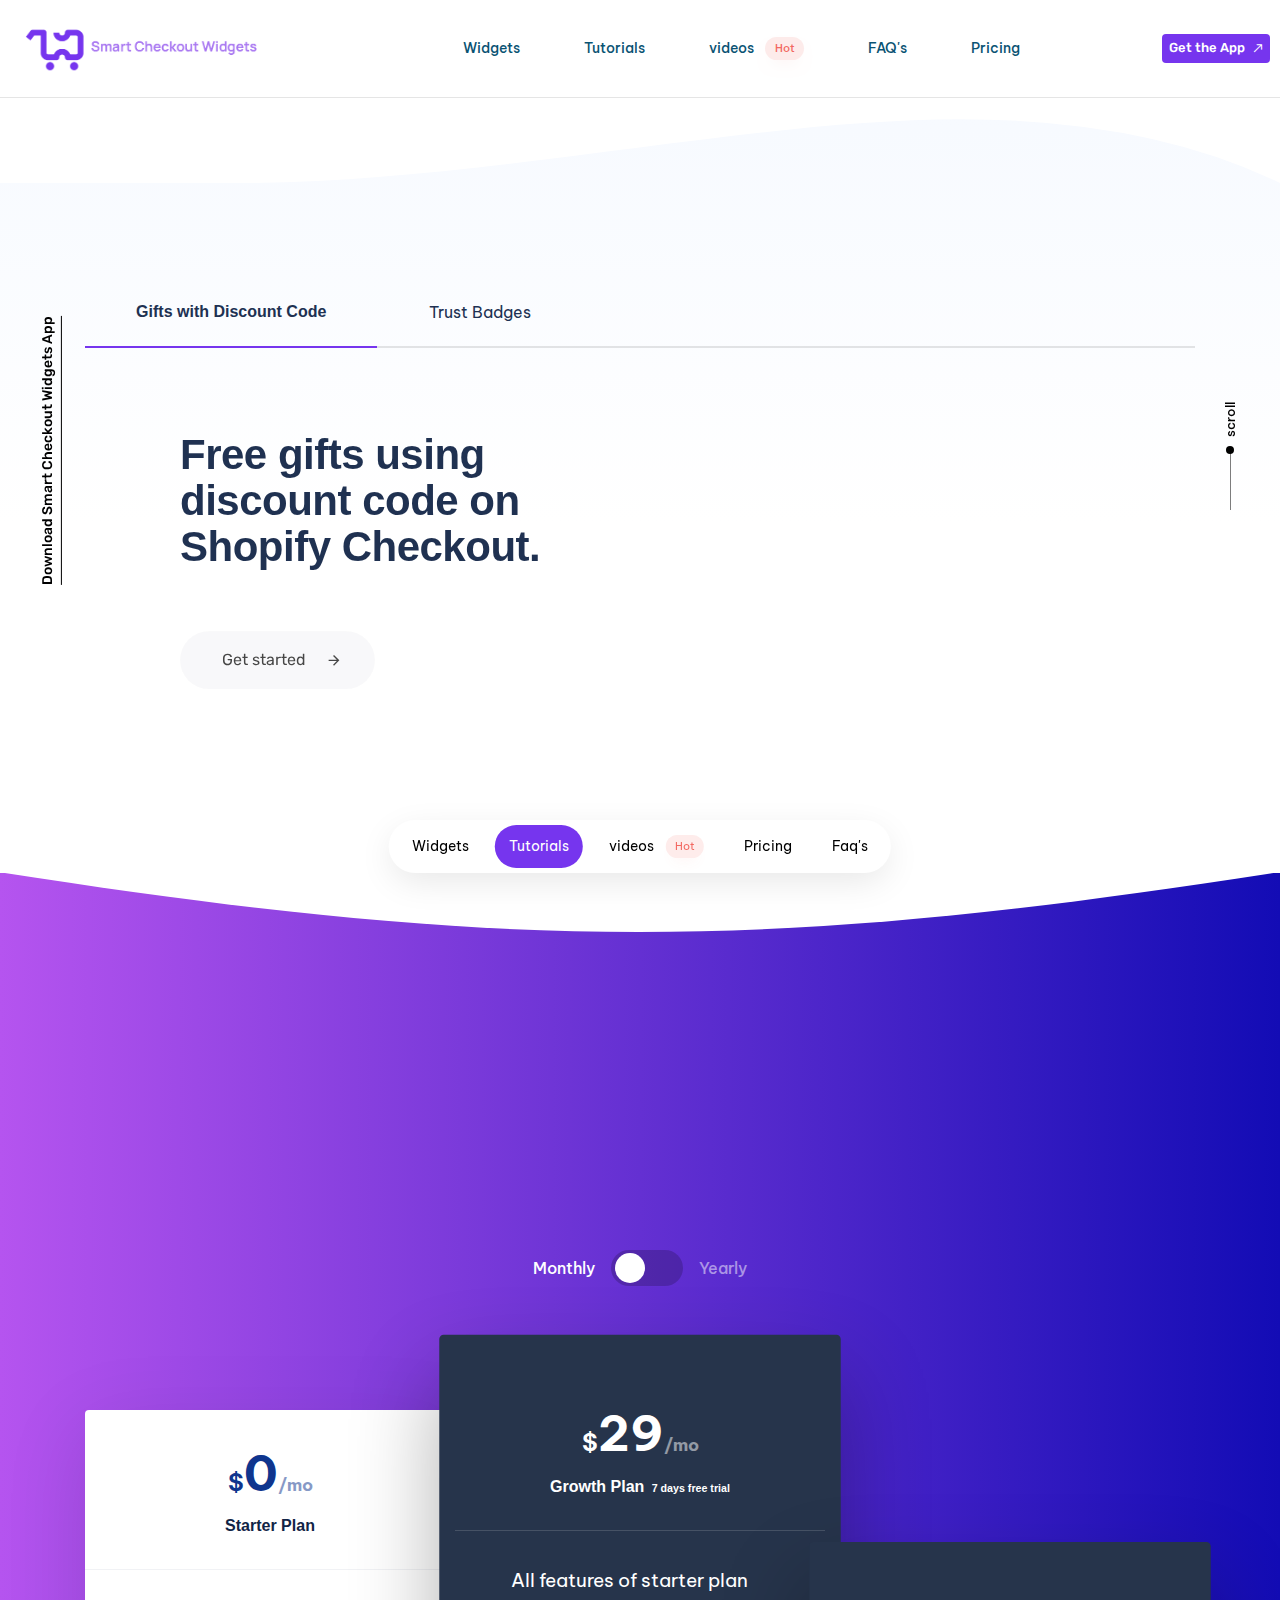
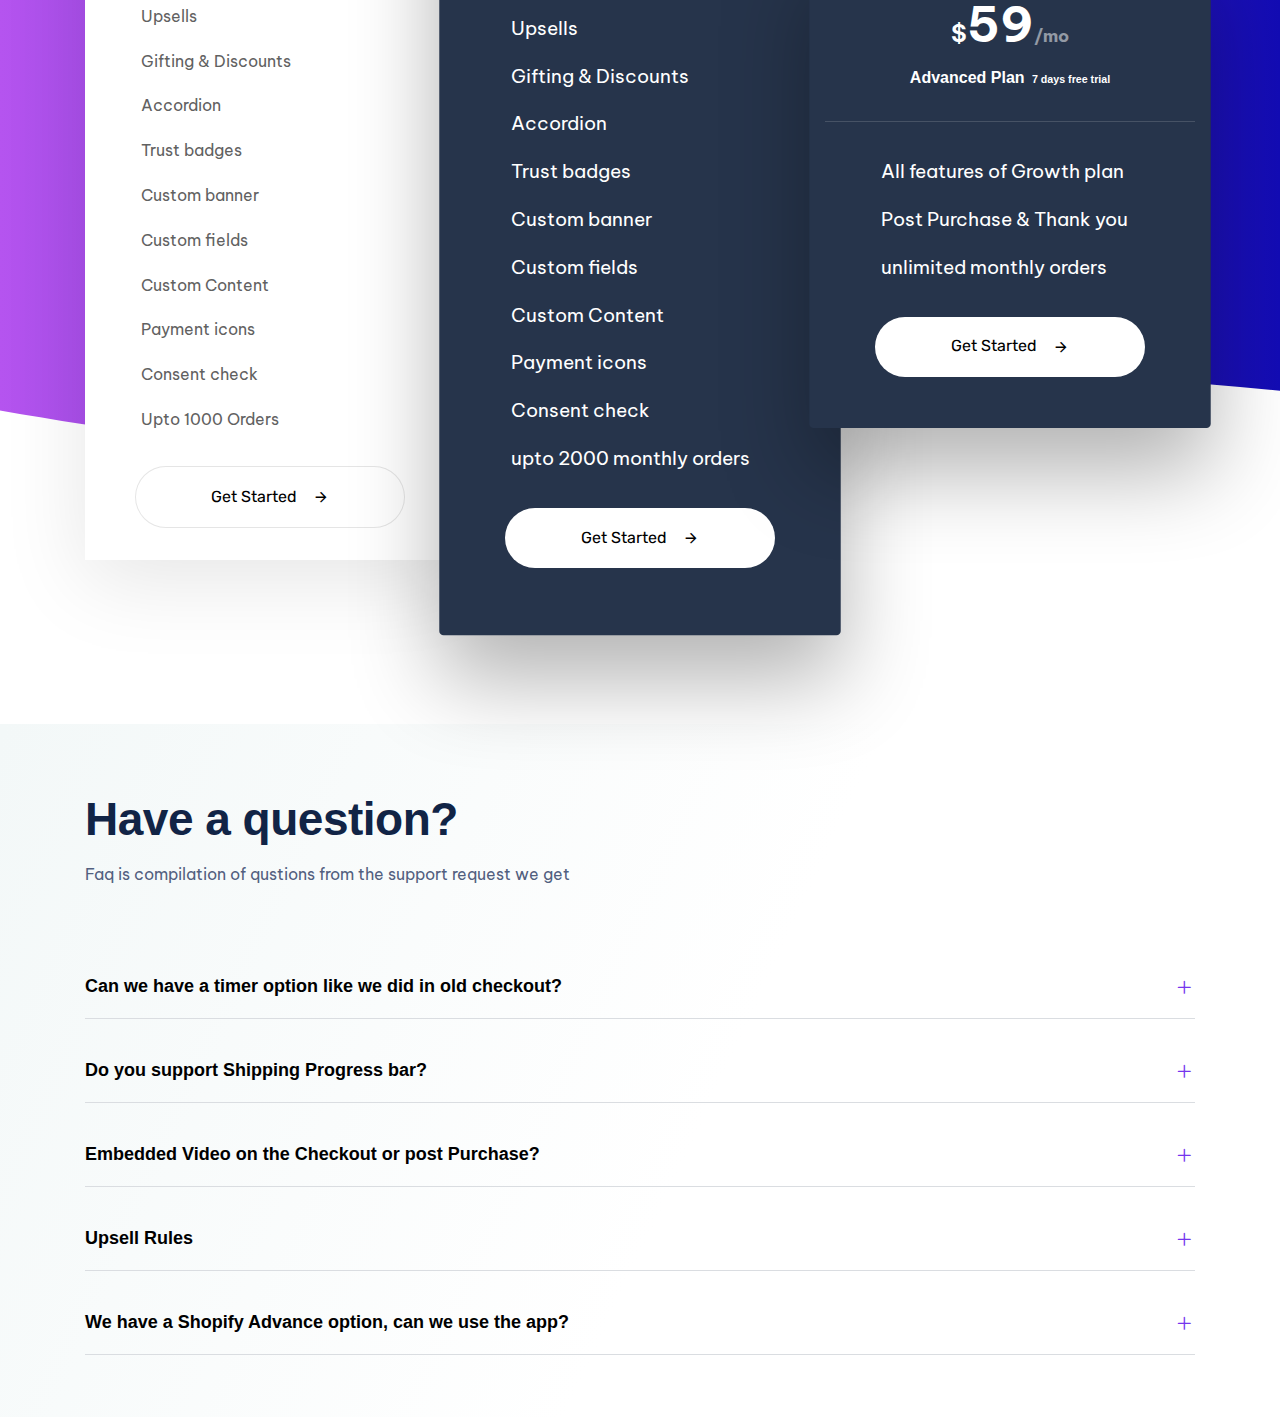
<file: tech-partners.html>
<!DOCTYPE html>
<html lang="en">
<head>
    <!-- Google tag (gtag.js) -->
<script async src="https://www.googletagmanager.com/gtag/js?id=G-T9GSXKCN10"></script>
<script>
  window.dataLayer = window.dataLayer || [];
  function gtag(){dataLayer.push(arguments);}
  gtag('js', new Date());

  gtag('config', 'G-T9GSXKCN10');
</script>
    <meta charset="UTF-8">
    <title>Our friends from Shopify Eco system, Smart Checkout Widgets: Increase revenue and AOV: Accordions, Shopify Functions, Trust Badges, Upsells, Gifts, Discounts, Shopify Plus.</title>
        <meta name="description" content="Free gift with discount code on Shopify Checkout wih Smart Checkout Widgets is a Shopify app that helps you increase your store's AOV and sales with  upsell, recommended products, and more.">
        <meta name="keywords" content="Free gift with discount code, Shopify Checkout, Smart Checkout Widgets app, Increase Revenue, shopify app, checkout, reviews, AOV, Upsells, Recommendations, Gifts, Discounts, Shipping, Payments">
        
		<meta name="viewport" content="width=device-width, initial-scale=1.0">

		<link rel="canonical" href="https://smartcheckoutwidgets.com/tech-partners.html">
       
		<link rel="shortcut icon" type="image/x-icon" href="images/smart_widget_icon_for_shopify.jpg">
        <link rel="apple-touch-icon" href="images/smart_widget_icon_for_shopify.jpg">
        <link rel="icon" type="image/png" href="images/smart_widget_icon_for_shopify.jpg">
        
		<link rel="stylesheet" href="https://maxcdn.bootstrapcdn.com/font-awesome/4.7.0/css/font-awesome.min.css">
       
		<meta property="og:title" content="Free gift with discount code on Shopify Checkout with Smart Checkout Widgets is a Shopify app that helps you increase your store's AOV and sales with  upsell, recommended products, and more.">
		<meta property="og:description" content="Free gift with discount code on Shopify Checkout with Smart Checkout Widgets is a Shopify app that helps you increase your store's AOV and sales with  upsell, recommended products, and more.">
		<meta property="og:type" content="website">
		<meta property="og:image" content="images/smartcheckout-widgets.jpg">
		<meta property="og:url" content="https://smartcheckoutwidgets.com/videos.html">

		 <!-- Twitter -->
		 <meta name="twitter:card" content="summary_large_image">
		 <meta name="twitter:title" content="Free gift with discount code on Shopify Checkout with Smart Checkout Widgets is a Shopify app that helps you increase your store's AOV and sales with  upsell, recommended products, and more.">
		 <meta name="twitter:description" content="Free gift with discount code on Shopify Checkout with Smart Checkout Widgets is a Shopify app that helps you increase your store's AOV and sales with  upsell, recommended products, and more.">
		 <meta name="twitter:image" content="images/smartcheckout-widgets.jpg">
		  

		<link rel="stylesheet" href="assets/vendors/liquid-icon/lqd-essentials/lqd-essentials.min.css">
		<link rel="stylesheet" href="assets/css/theme.min.css">
		<link rel="stylesheet" href="assets/css/utility.min.css">
		<link rel="stylesheet" href="assets/css/demo/start-hub-3/base.css">
		<link rel="stylesheet" href="assets/css/demo/start-hub-3/start-hub-3.css">
		<link rel="stylesheet" href="./assets/css/demo/software.css">


		<!-- Fonts -->
		<link rel="preconnect" href="https://fonts.googleapis.com">
		<link rel="preconnect" href="https://fonts.gstatic.com" crossorigin>
		<link href="https://fonts.googleapis.com/css2?family=Be+Vietnam+Pro:wght@400;500;700&family=Rubik:wght@600&display=swap" rel="stylesheet">
		<style>
			 #site-footer {
				display: none;
			}
		</style>
	</head>

	<body data-lqd-cc="true" data-mobile-nav-breakpoint="1199" data-mobile-nav-style="minimal" data-mobile-nav-scheme="gray" data-mobile-nav-trigger-alignment="right" data-mobile-header-scheme="light" data-mobile-logo-alignment="default" data-overlay-onmobile="false" data-disable-animations-onmobile="true">
		<div id="wrap" class="bg-white">

			<div class="lqd-sticky-placeholder hidden"></div>
			<header id="site-header" class="main-header" data-sticky-header="true" data-sticky-values-measured="false">
				<section class="lqd-section bg-white border-bottom border-black-10 transition-all px-10 md:hidden">
					<div class="container-fluid p-0">
						<div class="flex flex-wrap justify-between link-medium">
							<div class="pl-15 py-25 module-logo flex navbar-brand-plain w-20percent">
								<a class="navbar-brand flex p-0 relative" href="https://smartcheckoutwidgets.com/" rel="home">
									<span class="navbar-brand-inner post-rel">
										<img width="300" class="logo-default" src="images/logo_smartcheckout.png" alt="Shopify checkout UI extensibility">
									</span>
								</a>
							</div>
							<div class="flex items-center justify-end w-80percent">
								<div class="module-primary-nav flex">
									<div class="navbar-collapse inline-flex p-0 lqd-submenu-default-style link-14 mr-110 link-medium" id="main-header-collapse" aria-expanded="false" role="navigation">
										<ul class="main-nav flex reset-ul inline-ul lqd-menu-counter-right lqd-menu-items-inline main-nav-hover-fade-inactive" data-submenu-options='{"toggleType": "fade", "handler": "mouse-in-out"}' data-localscroll="true" data-localscroll="true" data-localscroll-options='{"itemsSelector":"> li > a", "trackWindowScroll": true, "includeParentAsOffset": true}'>
											<li class="menu-item-has-children">
												<a class="text-blue-600" href="https://smartcheckoutwidgets.com/#widgets">
													<span>Widgets</span>
												</a>
											</li>
											
											<li>
												<a class="text-blue-600" href="https://smartcheckoutwidgets.com/#tutorials">
													Tutorials
												</a>
											</li>
											<li>
												<a class="text-blue-600" href="https://smartcheckoutwidgets.com/videos.html">
													videos
                                                    <span class="link-badge text-badge">Hot</span>
												</a>
											</li>
											<li>
												<a class="text-blue-600" href="https://smartcheckoutwidgets.com/#faq">FAQ's</a>
											</li>
											<li>
												<a class="text-blue-600" href="https://smartcheckoutwidgets.com/#pricing">Pricing</a>
											</li>
										</ul>
									</div>
								</div>
								<a href="https://apps.shopify.com/smart-checkout-widgets" class="btn btn-solid btn-sm btn-hover-txt-switch-change btn-hover-txt-switch btn-hover-txt-switch-y btn-icon-right text-13 rounded-4 text-white bg-primary" data-localscroll="true">
									<span class="btn-txt" data-text="Download" data-split-text="true" data-split-options='{"type": "chars, words"}'>Get the App</span>
									<span class="btn-icon text-1/5em -rotate-45">
										<i aria-hidden="true" class="lqd-icn-ess icon-ion-ios-arrow-round-forward"></i>
									</span>
								</a>
							</div>
						</div>
					</div>
				</section>
				<section class="lqd-section lqd-stickybar-wrap lqd-stickybar-left pointer-events-none md:hidden">
					<div class="w-full h-full static flex flex-grow-1 vertical-lr">
						<div class="w-full static flex flex-grow-1">
							<div class="w-full static flex flex-grow-1 flex-col p-10">
								<div class="w-full static flex items-center justify-center -rotate-180">
									<div class="w-auto">
										<a href="https://apps.shopify.com/smart-checkout-widgets" class="btn btn-underlined border-thin box-shadow-none pointer-events-auto horizontal-tb rotate-90 font-medium text-14 leading-1/6em text-black" data-lqd-interactive-color="true" data-localscroll="true">
											<span class="btn-txt" data-text="Smart Checkout Widgets App">Download Smart Checkout Widgets App</span>
										</a>
									</div>
								</div>
							</div>
						</div>
					</div>
				</section>
				<section class="lqd-section lqd-stickybar-wrap lqd-stickybar-right pointer-events-none md:hidden">
					<div class="flex items-center justify-center w-full h-full flex-grow-1 vertical-lr -rotate-180">
						<div class="lqd-scrl-indc flex whitespace-nowrap lqd-scrl-indc-style-dot" data-lqd-scroll-indicator="true">
							<a class="pointer-events-auto text-black" href="#wrap" data-localscroll="true" data-lqd-interactive-color="true">
								<span class="lqd-scrl-indc-inner flex items-center text-inherit">
									<span class="lqd-scrl-indc-txt">scroll</span>
									<span class="lqd-scrl-indc-line w-1 h-60 relative text-inherit bg-black-30">
										<span class="lqd-scrl-indc-el absolute -top-5 -left-5 rounded-8 inline-block w-10 h-10 bg-current-color"></span>
									</span>
								</span>
							</a>
						</div>
					</div>
				</section>
				<div class="lqd-mobile-sec relative">
					<div class="bg-white lqd-mobile-sec-inner navbar-header flex items-stretch w-full">
						<div class="lqd-mobile-modules-container empty"></div>
						<button type="button" class="navbar-toggle collapsed nav-trigger style-mobile flex relative items-center justify-end p-0 bg-transparent border-none text-13" data-ld-toggle="true" data-bs-toggle="collapse" data-bs-target="#lqd-mobile-sec-nav" aria-expanded="false" data-toggle-options='{ "changeClassnames":  {"html":  "mobile-nav-activated"} }'>
							<span class="sr-only">Menu</span>
							<span class="bars inline-block relative z-1">
								<span class="bars-inner flex flex-col w-full h-full">
									<span class="bar inline-block"></span>
									<span class="bar inline-block"></span>
									<span class="bar inline-block"></span>
								</span>
							</span>
						</button>
						<a class="navbar-brand flex relative" href="https://smartcheckoutwidgets.com">
							<span class="navbar-brand-inner">
                                <img width="250" class="logo-default" src="images/logo.png" alt="Shopify checkout UI extensibility">
							</span>
						</a>
					</div>
					<div class="lqd-mobile-sec-nav w-full absolute z-10">
						<div class="mobile-navbar-collapse navbar-collapse collapse w-full" id="lqd-mobile-sec-nav" aria-expanded="false" role="navigation">
							<ul id="mobile-primary-nav" class="reset-ul lqd-mobile-main-nav main-nav nav" data-localscroll="true" data-localscroll-options='{"itemsSelector":"> li > a", "trackWindowScroll": true, "includeParentAsOffset": true}'>
								<li class="">
									<a href="https://smartcheckoutwidgets.com#widgets">
						                Widgets
									</a>
								</li>
								<li>
									<a href="https://smartcheckoutwidgets.com#tutorials">Tutorials</a>
								</li>
								<li>
									<a href="https://smartcheckoutwidgets.com/videos.html">Videos
                                        <span class="link-badge text-badge">Hot</span>
                                    </a>
								</li>

                                <li>
									<a href="https://smartcheckoutwidgets.com#pricing">Pricing</a>
								</li>
								<li>
									<a href="https://smartcheckoutwidgets.com#faq">FAQ</a>
								</li>
							</ul>
						</div>
					</div>
				</div>
			</header>

			<main class="content bg-white" id="lqd-site-content">
				<div id="qd-contents-wrap">

					<!-- Start Fixed Navigation -->
					<section class="lqd-section fixed-navigation bg-white shadow-top transition-all">
						<div class="container">
							<div class="row">
								<div class="col col-12">
									<div class="lqd-fancy-menu lqd-custom-menu lqd-menu-td-none lqd-sticky-menu lqd-sticky-menu-floating bg-white link-black link-14" data-inview="true" data-inview-options='{ "toggleBehavior":  "toggleInView"}'>
										<ul class="reset-ul inline-ul" data-localscroll="true" data-localscroll-options='{"itemsSelector":">li > a", "trackWindowScroll": true, "includeParentAsOffset": true, "offsetElements": "[data-sticky-header] .lqd-head-sec-wrap:not(.lqd-hide-onstuck), body .main-header[data-sticky-header] >section:not(.lqd-hide-onstuck):not(.lqd-stickybar-wrap), body .main-header[data-sticky-header] section:not(.lqd-hide-onstuck):not(.lqd-stickybar-wrap)"}'>
											<li>
												<a href="https://smartcheckoutwidgets.com#widgets">
													Widgets
												</a>
											</li>
											<li>
												<a href="https://smartcheckoutwidgets.com#tutorials">
													Tutorials
												</a>
											</li>
											<li>
												<a href="https://smartcheckoutwidgets.com/videos.html">videos
                                                    <span class="link-badge text-badge">Hot</span>
                                                </a>
											</li>
											<li>
												<a href="https://smartcheckoutwidgets.com#pricing">
													Pricing
												</a>
											</li>
											<li>
												<a href="https://smartcheckoutwidgets.com#faq">
													Faq's
												</a>
											</li>
										</ul>
									</div>
								</div>
							</div>
						</div>
					</section>
					<!-- End Fixed Navigation -->

					<!-- Start Tab Items -->
					<section id="tutorials" class="lqd-section tab-items pt-180 pb-130" style="background-image: linear-gradient(180deg, rgba(236,243,255,0.45) 0%, rgba(255,255,255,0.45) 54.77707006369427%);">
						<div class="one-row_top_divider h-85 w-full absolute top-0 left-0 pointer-events-none">
							<svg class="w-full h-full relative rotate-180" fill="#fff" xmlns="http://www.w3.org/2000/svg" width="1943" height="98.812" viewbox="0 0 1943 98.812" preserveaspectratio="none">
								<path d="M0,0Q199.075,74.109,485.75,74.109C806.262,74.109,1214.291,0,1578.6,0H1943V98.812H0"></path>
							</svg>
						</div>
						<div class="container">
							<div class="row">
								<div class="col col-12">
									<div class="lqd-tabs lqd-tabs-style-3 mb-30" data-tabs-options='{"trigger": "click"}'>
										<nav class="lqd-tabs-nav-wrap mb-5">
											<ul class="reset-ul lqd-tabs-nav flex items-center justify-between border-black-10" role="tablist">
												<li data-bs-controls="lqd-tab-items-1" role="presentation" class="text-center">
													<a class="text-blue-700 text-16 leading-1/25em active" href="#lqd-tab-items-1" aria-expanded="false" aria-controls="lqd-tab-items-1" role="tab" data-bs-toggle="tab">
														<span class="iconbox relative flex-col justify-center items-center">
															<span class="contents flex flex-col relative z-2">
																<span class="iconbox-title h3 my-0">Gifts with Discount Code</span>
															</span>
														</span>
														<span class="lqd-tabs-nav-progress">
															<span class="lqd-tabs-nav-progress-inner"></span>
														</span>
													</a>
												</li>
												<li data-bs-controls="lqd-tab-items-2" role="presentation" class=" text-center">
													<a class="text-blue-700 text-16 leading-1/25em" href="#lqd-tab-items-2" aria-expanded="false" aria-controls="lqd-tab-items-2" role="tab" data-bs-toggle="tab">
														<span class="iconbox relative flex-col justify-center items-center">
															<span class="contents flex flex-col relative z-2">
																<span class="iconbox-title h3 my-0"></span>
															</span>
														</span>
														<span class="lqd-tabs-nav-progress">
															<span class="lqd-tabs-nav-progress-inner">Trust Badges</span>
														</span>
													</a>
												</li>
												<li data-bs-controls="lqd-tab-items-3" role="presentation" class="text-center">
													<a class="text-blue-700 text-16 leading-1/25em" href="#lqd-tab-items-3" aria-expanded="false" aria-controls="lqd-tab-items-3" role="tab" data-bs-toggle="tab">
														<span class="iconbox relative flex-col justify-center items-center">
															<span class="contents flex flex-col relative z-2">
																<span class="iconbox-title h3 my-0"></span>
															</span>
														</span>
														<span class="lqd-tabs-nav-progress">
															<span class="lqd-tabs-nav-progress-inner"></span>
														</span>
													</a>
												</li>
												<li data-bs-controls="lqd-tab-items-4" role="presentation" class="text-center">
													<a class="text-blue-700 text-16 leading-1/25em" href="#lqd-tab-items-4" aria-expanded="false" aria-controls="lqd-tab-items-4" role="tab" data-bs-toggle="tab">
														<span class="iconbox relative flex-col justify-center items-center">
															<span class="contents flex flex-col relative z-2">
																<span class="iconbox-title h3 my-0"></span>
															</span>
														</span>
														<span class="lqd-tabs-nav-progress">
															<span class="lqd-tabs-nav-progress-inner"></span>
														</span>
													</a>
												</li>
												<li data-bs-controls="lqd-tab-items-4" role="presentation" class="text-center">
													<a class="text-blue-700 text-16 leading-1/25em" href="#lqd-tab-items-5" aria-expanded="false" aria-controls="lqd-tab-items-4" role="tab" data-bs-toggle="tab">
														<span class="iconbox relative flex-col justify-center items-center">
															<span class="contents flex flex-col relative z-2">
																<span class="iconbox-title h3 my-0"></span>
															</span>
														</span>
														<span class="lqd-tabs-nav-progress">
															<span class="lqd-tabs-nav-progress-inner"></span>
														</span>
													</a>
												</li>
												<li data-bs-controls="lqd-tab-items-4" role="presentation" class="text-center">
													<a class="text-blue-700 text-16 leading-1/25em" href="#lqd-tab-items-6" aria-expanded="false" aria-controls="lqd-tab-items-4" role="tab" data-bs-toggle="tab">
														<span class="iconbox relative flex-col justify-center items-center">
															<span class="contents flex flex-col relative z-2">
																<span class="iconbox-title h3 my-0"></span>
															</span>
														</span>
														<span class="lqd-tabs-nav-progress">
															<span class="lqd-tabs-nav-progress-inner"></span>
														</span>
													</a>
												</li>
												<li data-bs-controls="lqd-tab-items-4" role="presentation" class="text-center">
													<a class="text-blue-700 text-16 leading-1/25em" href="#lqd-tab-items-7" aria-expanded="false" aria-controls="lqd-tab-items-4" role="tab" data-bs-toggle="tab">
														<span class="iconbox relative flex-col justify-center items-center">
															<span class="contents flex flex-col relative z-2">
																<span class="iconbox-title h3 my-0"></span>
															</span>
														</span>
														<span class="lqd-tabs-nav-progress">
															<span class="lqd-tabs-nav-progress-inner"></span>
														</span>
													</a>
												</li>
												<li data-bs-controls="lqd-tab-items-4" role="presentation" class="text-center">
													<a class="text-blue-700 text-16 leading-1/25em" href="#lqd-tab-items-8" aria-expanded="false" aria-controls="lqd-tab-items-4" role="tab" data-bs-toggle="tab">
														<span class="iconbox relative flex-col justify-center items-center">
															<span class="contents flex flex-col relative z-2">
																<span class="iconbox-title h3 my-0"></span>
															</span>
														</span>
														<span class="lqd-tabs-nav-progress">
															<span class="lqd-tabs-nav-progress-inner"></span>
														</span>
													</a>
												</li>
											</ul>
										</nav>
										<div class="lqd-tabs-content mb-5">
											<div id="lqd-tab-items-1" role="tabpanel" class="lqd-tabs-pane fade active show">
												<div class="container-fluid pt-45 px-0">
													<div class="row items-center">
														<div class="col col-12 offset-lg-1 col-lg-5" data-custom-animations="true" data-ca-options='{"triggerHandler": "inview", "animationTarget": "all-childs", "duration": "1800", "delay": "180", "ease": "power4.out", "direction": "forward", "initValues": {"y" : 30, "transformOriginX" : 50, "transformOriginY" : 50, "transformOriginZ": "0px", "opacity" : 0} , "animations": {"y" : 0, "transformOriginX" : 50, "transformOriginY" : 50, "transformOriginZ": "0px", "opacity" : 1}}'>
															<div class="ld-fancy-heading">
																<h2 class="ld-fh-element mb-0/5em">Free gifts using discount code on Shopify Checkout.</h2>
															</div>
															<div class="ld-fancy-heading">
																<p class="ld-fh-element mb-2em pr-5percent leading-32 text-17 md:pr-0">
																	
																</p>
															</div>
															<a href="https://apps.shopify.com/smart-checkout-widgets" class="btn btn-solid rounded-full border-none btn-hover-swp py-1/15em px-2/1em text-black bg-slate-100 text-16 leading-1/3em hover:text-white hover:bg-primary" data-lity="#contact-modal">
																<span class="btn-txt" data-text="Get started">Get started</span>
																<span class="btn-icon ml-20">
																	<i class="lqd-icn-ess icon-md-arrow-forward"></i>
																</span>
																<span class="btn-icon ml-20">
																	<i class="lqd-icn-ess icon-md-arrow-forward"></i>
																</span>
															</a>
														</div>
														<div class="col col-12 col-lg-6" data-parallax="true" data-parallax-from='{"y" : 50}' data-parallax-to='{"y" : -80}' data-parallax-options='{"ease": "linear", "start": "top bottom"}'>
															<div class="w-full relative flex flex-col flex-grow-1 justify-center transition-all">
																<iframe width="560" height="315" src="https://www.youtube.com/embed/nbMyZuGUhiU?si=KN9HCC1b1Rcwi4Wu" title="Shopify Checkout Gift with purchase" frameborder="0" allow="accelerometer; autoplay; clipboard-write; encrypted-media; gyroscope; picture-in-picture; web-share" referrerpolicy="strict-origin-when-cross-origin" allowfullscreen></iframe>
															</div>
														</div>
													</div>
												</div>
											</div>
											<div id="lqd-tab-items-2" role="tabpanel" class="lqd-tabs-pane fade">
												<div class="container-fluid pt-45 px-0">
													<div class="row items-center">
														<div class="col col-12 offset-lg-1 col-lg-5" data-custom-animations="true" data-ca-options='{"triggerHandler": "inview", "animationTarget": "all-childs", "duration": "1800", "delay": "180", "ease": "power4.out", "direction": "forward", "initValues": {"y" : 30, "transformOriginX" : 50, "transformOriginY" : 50, "transformOriginZ": "0px", "opacity" : 0} , "animations": {"y" : 0, "transformOriginX" : 50, "transformOriginY" : 50, "transformOriginZ": "0px", "opacity" : 1}}'>
															<div class="ld-fancy-heading">
																<h2 class="ld-fh-element mb-0/5em">Build Customer Trust with Trust Badges</h2>
															</div>
															<div class="ld-fancy-heading">
																<p class="ld-fh-element mb-2em pr-5percent leading-32 text-17">
																	Instill confidence in your shoppers with our Trust Badge widget. Display secure and reputable badges on your checkout page, reassuring customers of a safe and secure transaction.</p>
															</div>
															<a href="https://apps.shopify.com/smart-checkout-widgets" class="btn btn-solid rounded-full border-none btn-hover-swp py-1/15em px-2/1em text-black bg-slate-100 text-16 leading-1/3em hover:text-white hover:bg-primary" data-lity="#contact-modal">
																<span class="btn-txt" data-text="Get started">Get started</span>
																<span class="btn-icon ml-20">
																	<i class="lqd-icn-ess icon-md-arrow-forward"></i>
																</span>
																<span class="btn-icon ml-20">
																	<i class="lqd-icn-ess icon-md-arrow-forward"></i>
																</span>
															</a>
														</div>
														<div class="col col-12 col-lg-6" data-parallax="true" data-parallax-from='{"y" : 50}' data-parallax-to='{"y" : -80}' data-parallax-options='{"ease": "linear", "start": "top bottom"}'>
															<div class="w-full relative flex flex-col flex-grow-1 justify-center transition-all">
																<figure class="max-w-full relative inline-flex flex-grow-1 vertical-top mb-35">
																	<iframe width="560" height="315" src="https://www.youtube.com/embed/IKY7PLPJyjM?si=HjC1Y74ELg82qolF" title="Shopify Checkout Trust Badges" frameborder="0" allow="accelerometer; autoplay; clipboard-write; encrypted-media; gyroscope; picture-in-picture; web-share" referrerpolicy="strict-origin-when-cross-origin" allowfullscreen></iframe>
																</figure>
															</div>
														</div>
													</div>
												</div>
											</div>
											<div id="lqd-tab-items-3" role="tabpanel" class="lqd-tabs-pane fade">
												<div class="container-fluid pt-45 px-0">
													<div class="row items-center">
														<div class="col col-12 offset-lg-1 col-lg-5" data-custom-animations="true" data-ca-options='{"triggerHandler": "inview", "animationTarget": "all-childs", "duration": "1800", "delay": "180", "ease": "power4.out", "direction": "forward", "initValues": {"y" : 30, "transformOriginX" : 50, "transformOriginY" : 50, "transformOriginZ": "0px", "opacity" : 0} , "animations": {"y" : 0, "transformOriginX" : 50, "transformOriginY" : 50, "transformOriginZ": "0px", "opacity" : 1}}'>
															<div class="ld-fancy-heading">
																<h2 class="ld-fh-element mb-0/5em">Build Customer Trust with Trust Badges</h2>
															</div>
															<div class="ld-fancy-heading">
																<p class="ld-fh-element mb-2em pr-5percent leading-32 text-17">
																	Instill confidence in your shoppers with our Trust Badge widget. 
																	Display secure and reputable badges on your checkout page, reassuring 
																	customers of a safe and secure transaction.
																</p>
															</div>
															<a href="https://apps.shopify.com/smart-checkout-widgets" class="btn btn-solid rounded-full border-none btn-hover-swp py-1/15em px-2/1em text-black bg-slate-100 text-16 leading-1/3em hover:text-white hover:bg-primary" data-lity="#contact-modal">
																<span class="btn-txt" data-text="Get started">Get started</span>
																<span class="btn-icon ml-20">
																	<i class="lqd-icn-ess icon-md-arrow-forward"></i>
																</span>
																<span class="btn-icon ml-20">
																	<i class="lqd-icn-ess icon-md-arrow-forward"></i>
																</span>
															</a>
														</div>
														<div class="col col-12 col-lg-6" data-parallax="true" data-parallax-from='{"y" : 50}' data-parallax-to='{"y" : -80}' data-parallax-options='{"ease": "linear", "start": "top bottom"}'>
															<div class="w-full relative flex flex-col flex-grow-1 justify-center transition-all">
																<figure class="max-w-full relative inline-flex flex-grow-1 vertical-top mb-35">
																	<img src="images/trust-badges.jpg" width="" height="" alt="Trust Badges/ Social Proof widgets for Shopfiy Plus Checkout" />
																</figure>
															</div>
														</div>
													</div>
												</div>
											</div>
											<div id="lqd-tab-items-4" role="tabpanel" class="lqd-tabs-pane fade">
												<div class="container-fluid pt-45 px-0">
													<div class="row items-center">
														<div class="col col-12 offset-lg-1 col-lg-5" data-custom-animations="true" data-ca-options='{"triggerHandler": "inview", "animationTarget": "all-childs", "duration": "1800", "delay": "180", "ease": "power4.out", "direction": "forward", "initValues": {"y" : 30, "transformOriginX" : 50, "transformOriginY" : 50, "transformOriginZ": "0px", "opacity" : 0} , "animations": {"y" : 0, "transformOriginX" : 50, "transformOriginY" : 50, "transformOriginZ": "0px", "opacity" : 1}}'>
															<div class="ld-fancy-heading">
																<h2 class="ld-fh-element mb-0/5em">Tailor Checkout with Custom Form Fields.</h2>
															</div>
															<div class="ld-fancy-heading">
																<p class="ld-fh-element mb-2em pr-5percent leading-32 text-17">
																	Customize your checkout process with our Custom Form Fields widget. 
																	Collect the information you need from customers effortlessly, 
																	making each transaction smooth and personalized.
																</p>
															</div>
															<a href="https://apps.shopify.com/smart-checkout-widgets" class="btn btn-solid rounded-full border-none btn-hover-swp py-1/15em px-2/1em text-black bg-slate-100 text-16 leading-1/3em hover:text-white hover:bg-primary" data-lity="#contact-modal">
																<span class="btn-txt" data-text="Get started">Get started</span>
																<span class="btn-icon ml-20">
																	<i class="lqd-icn-ess icon-md-arrow-forward"></i>
																</span>
																<span class="btn-icon ml-20">
																	<i class="lqd-icn-ess icon-md-arrow-forward"></i>
																</span>
															</a>
														</div>
														<div class="col col-12 col-lg-6" data-parallax="true" data-parallax-from='{"y" : 50}' data-parallax-to='{"y" : -80}' data-parallax-options='{"ease": "linear", "start": "top bottom"}'>
															<div class="w-full relative flex flex-col flex-grow-1 justify-center transition-all">
																<figure class="max-w-full relative inline-flex flex-grow-1 vertical-top mb-35">
																	<img src="images/custom-form-fields.jpg" width="" height="" alt="custom form fields widget" />
																</figure>
															</div>
														</div>
													</div>
												</div>
											</div>
											<div id="lqd-tab-items-5" role="tabpanel" class="lqd-tabs-pane fade">
												<div class="container-fluid pt-45 px-0">
													<div class="row items-center">
														<div class="col col-12 offset-lg-1 col-lg-5" data-custom-animations="true" data-ca-options='{"triggerHandler": "inview", "animationTarget": "all-childs", "duration": "1800", "delay": "180", "ease": "power4.out", "direction": "forward", "initValues": {"y" : 30, "transformOriginX" : 50, "transformOriginY" : 50, "transformOriginZ": "0px", "opacity" : 0} , "animations": {"y" : 0, "transformOriginX" : 50, "transformOriginY" : 50, "transformOriginZ": "0px", "opacity" : 1}}'>
															<div class="ld-fancy-heading">
																<h2 class="ld-fh-element mb-0/5em">Capture Attention with Custom Banners.</h2>
															</div>
															<div class="ld-fancy-heading">
																<p class="ld-fh-element mb-2em pr-5percent leading-32 text-17">
																	Engage your audience effectively with eye-catching Custom Banners. 
																	Customize banners on your Shopify site to highlight offers, promotions, 
																	or announcements, boosting engagement and sales.
																</p>
															</div>
															<a href="https://apps.shopify.com/smart-checkout-widgets" class="btn btn-solid rounded-full border-none btn-hover-swp py-1/15em px-2/1em text-black bg-slate-100 text-16 leading-1/3em hover:text-white hover:bg-primary" data-lity="#contact-modal">
																<span class="btn-txt" data-text="Get started">Get started</span>
																<span class="btn-icon ml-20">
																	<i class="lqd-icn-ess icon-md-arrow-forward"></i>
																</span>
																<span class="btn-icon ml-20">
																	<i class="lqd-icn-ess icon-md-arrow-forward"></i>
																</span>
															</a>
														</div>
														<div class="col col-12 col-lg-6" data-parallax="true" data-parallax-from='{"y" : 50}' data-parallax-to='{"y" : -80}' data-parallax-options='{"ease": "linear", "start": "top bottom"}'>
															<div class="w-full relative flex flex-col flex-grow-1 justify-center transition-all">
																<figure class="max-w-full relative inline-flex flex-grow-1 vertical-top mb-35">
																	<img src="images/custom-banner.jpg" width="" height="" alt="custom banner widget for Shopify Plus Checkout" />
																</figure>
															</div>
														</div>
													</div>
												</div>
											</div>
											<div id="lqd-tab-items-6" role="tabpanel" class="lqd-tabs-pane fade">
												<div class="container-fluid pt-45 px-0">
													<div class="row items-center">
														<div class="col col-12 offset-lg-1 col-lg-5" data-custom-animations="true" data-ca-options='{"triggerHandler": "inview", "animationTarget": "all-childs", "duration": "1800", "delay": "180", "ease": "power4.out", "direction": "forward", "initValues": {"y" : 30, "transformOriginX" : 50, "transformOriginY" : 50, "transformOriginZ": "0px", "opacity" : 0} , "animations": {"y" : 0, "transformOriginX" : 50, "transformOriginY" : 50, "transformOriginZ": "0px", "opacity" : 1}}'>
															<div class="ld-fancy-heading">
																<h2 class="ld-fh-element mb-0/5em">Enhance Pages with Custom Content.</h2>
															</div>
															<div class="ld-fancy-heading">
																<p class="ld-fh-element mb-2em pr-5percent leading-32 text-17">
																	Personalize your Shopify store with our Custom Content widget. Add unique text and image to match your brand's voice, increasing visitor engagement and loyalty.
																</p>
															</div>
															<a href="https://apps.shopify.com/smart-checkout-widgets" class="btn btn-solid rounded-full border-none btn-hover-swp py-1/15em px-2/1em text-black bg-slate-100 text-16 leading-1/3em hover:text-white hover:bg-primary" data-lity="#contact-modal">
																<span class="btn-txt" data-text="Get started">Get started</span>
																<span class="btn-icon ml-20">
																	<i class="lqd-icn-ess icon-md-arrow-forward"></i>
																</span>
																<span class="btn-icon ml-20">
																	<i class="lqd-icn-ess icon-md-arrow-forward"></i>
																</span>
															</a>
														</div>
														<div class="col col-12 col-lg-6" data-parallax="true" data-parallax-from='{"y" : 50}' data-parallax-to='{"y" : -80}' data-parallax-options='{"ease": "linear", "start": "top bottom"}'>
															<div class="w-full relative flex flex-col flex-grow-1 justify-center transition-all">
																<figure class="max-w-full relative inline-flex flex-grow-1 vertical-top mb-35">
																	<img src="images/custom-content.jpg" width="" height="" alt="Custom Content for Shopify Plus Checkout" />
																</figure>
															</div>
														</div>
													</div>
												</div>
											</div>
											<div id="lqd-tab-items-7" role="tabpanel" class="lqd-tabs-pane fade">
												<div class="container-fluid pt-45 px-0">
													<div class="row items-center">
														<div class="col col-12 offset-lg-1 col-lg-5" data-custom-animations="true" data-ca-options='{"triggerHandler": "inview", "animationTarget": "all-childs", "duration": "1800", "delay": "180", "ease": "power4.out", "direction": "forward", "initValues": {"y" : 30, "transformOriginX" : 50, "transformOriginY" : 50, "transformOriginZ": "0px", "opacity" : 0} , "animations": {"y" : 0, "transformOriginX" : 50, "transformOriginY" : 50, "transformOriginZ": "0px", "opacity" : 1}}'>
															<div class="ld-fancy-heading">
																<h2 class="ld-fh-element mb-0/5em">Payment Flexibility with Icons.</h2>
															</div>
															<div class="ld-fancy-heading">
																<p class="ld-fh-element mb-2em pr-5percent leading-32 text-17">
																	Let customers see their payment options clearly with our Payment Icons widget. 
																	Support a variety of payment methods on your Shopify store 
																	to improve checkout conversions.
																</p>
															</div>
															<a href="https://apps.shopify.com/smart-checkout-widgets" class="btn btn-solid rounded-full border-none btn-hover-swp py-1/15em px-2/1em text-black bg-slate-100 text-16 leading-1/3em hover:text-white hover:bg-primary" data-lity="#contact-modal">
																<span class="btn-txt" data-text="Get started">Get started</span>
																<span class="btn-icon ml-20">
																	<i class="lqd-icn-ess icon-md-arrow-forward"></i>
																</span>
																<span class="btn-icon ml-20">
																	<i class="lqd-icn-ess icon-md-arrow-forward"></i>
																</span>
															</a>
														</div>
														<div class="col col-12 col-lg-6" data-parallax="true" data-parallax-from='{"y" : 50}' data-parallax-to='{"y" : -80}' data-parallax-options='{"ease": "linear", "start": "top bottom"}'>
															<div class="w-full relative flex flex-col flex-grow-1 justify-center transition-all">
																<figure class="max-w-full relative inline-flex flex-grow-1 vertical-top mb-35">
																	<img src="images/payment-widgets.png" width="" height="" alt="Payment Widgets, Shopify Plus Checkout" />
																</figure>
															</div>
														</div>
													</div>
												</div>
											</div>
											<div id="lqd-tab-items-8" role="tabpanel" class="lqd-tabs-pane fade">
												<div class="container-fluid pt-45 px-0">
													<div class="row items-center">
														<div class="col col-12 offset-lg-1 col-lg-5" data-custom-animations="true" data-ca-options='{"triggerHandler": "inview", "animationTarget": "all-childs", "duration": "1800", "delay": "180", "ease": "power4.out", "direction": "forward", "initValues": {"y" : 30, "transformOriginX" : 50, "transformOriginY" : 50, "transformOriginZ": "0px", "opacity" : 0} , "animations": {"y" : 0, "transformOriginX" : 50, "transformOriginY" : 50, "transformOriginZ": "0px", "opacity" : 1}}'>
															<div class="ld-fancy-heading">
																<h2 class="ld-fh-element mb-0/5em">Ensure Compliance with Consent Checks.</h2>
															</div>
															<div class="ld-fancy-heading">
																<p class="ld-fh-element mb-2em pr-5percent leading-32 text-17">
																	Keep your Shopify store compliant with legal requirements using our Consent Check widget.
																	 Easily integrate with your checkout,
																	 building trust and transparency with your customers.
																</p>
															</div>
															<a href="https://apps.shopify.com/smart-checkout-widgets" class="btn btn-solid rounded-full border-none btn-hover-swp py-1/15em px-2/1em text-black bg-slate-100 text-16 leading-1/3em hover:text-white hover:bg-primary" data-lity="#contact-modal">
																<span class="btn-txt" data-text="Get started">Get started</span>
																<span class="btn-icon ml-20">
																	<i class="lqd-icn-ess icon-md-arrow-forward"></i>
																</span>
																<span class="btn-icon ml-20">
																	<i class="lqd-icn-ess icon-md-arrow-forward"></i>
																</span>
															</a>
														</div>
														<div class="col col-12 col-lg-6" data-parallax="true" data-parallax-from='{"y" : 50}' data-parallax-to='{"y" : -80}' data-parallax-options='{"ease": "linear", "start": "top bottom"}'>
															<div class="w-full relative flex flex-col flex-grow-1 justify-center transition-all">
																<figure class="max-w-full relative inline-flex flex-grow-1 vertical-top mb-35">
																	<img src="images/consent-check.jpg" width="" height="" alt=""Consent Check Widget for Shopify Plus Checkout" />
																</figure>
															</div>
														</div>
													</div>
												</div>
											</div>
										</div>
									</div>
								</div>
							</div>
						</div>
					</section>
					<!-- End Tab Items -->

					<!-- Start Pricing -->
					<section class="lqd-section pricing bg-no-repeat bg-center bg-cover mb-270 pt-180 pb-230" id="pricing" style="background-image: linear-gradient(270deg, rgb(19, 12, 181) 0%, rgb(181, 84, 239) 100%);">
						<div class="lqd-shape lqd-shape-top h-80 rotate-180 pointer-events-none">
							<svg class="relative w-full h-full" fill="#fff" xmlns="http://www.w3.org/2000/svg" version="1.1" width="100%" height="100" viewbox="0 0 100 100" preserveaspectratio="none">
								<path d="M0 100 C40 0 60 0 100 100 Z"></path>
							</svg>
						</div>
						<div class="container">
							<div class="row justify-center items-center">
								<div class="col col-12 col-lg-6 text-center">
									<div class="flex flex-col items-center justify-center mb-25 px-12percent md:px-0" data-custom-animations="true" data-ca-options='{"triggerHandler": "inview", "animationTarget": "all-childs", "duration": "1800", "delay": "180", "ease": "power4.out", "direction": "forward", "initValues": {"y" : 30, "transformOriginX" : 50, "transformOriginY" : 50, "transformOriginZ": "0px", "opacity" : 0} , "animations": {"y" : 0, "transformOriginX" : 50, "transformOriginY" : 50, "transformOriginZ": "0px", "opacity" : 1}}'>
										<div class="ld-fancy-heading ld-fh-has-fill uppercase">
											<h6 class="ld-fh-element rounded-full mb-2em py-10 px-20 tracking-0/05em font-bold text-12 text-white bg-black-10">Free to install</h6>
										</div>
										<div class="ld-fancy-heading">
											<h2 class="ld-fh-element mb-0/5em text-white">Starter Plan is totally free</h2>
										</div>
									</div>
								</div>
								<div class="col col-12 z-2">
									<div class="lqd-tabs lqd-tabs-style-10" data-tabs-options='{"trigger": "click"}'>
										<nav class="lqd-tabs-nav-wrap mb-2/75em">
											<ul class="reset-ul lqd-tabs-nav flex flex-wrap justify-center items-end" role="tablist">
												<li data-bs-controls="lqd-pricint-tab-monthly" role="presentation" class="ld_tab_section-62ff74a15845e font-medium">
													<a class="flex items-center active" href="#lqd-pricint-tab-monthly" aria-expanded="false" aria-controls="lqd-pricint-tab-monthly" role="tab" data-bs-toggle="tab">
														<span class="lqd-tabs-nav-txt">Monthly</span>
													</a>
												</li>
												<li data-bs-controls="lqd-pricing-tab-annual" role="presentation" class="font-medium">
													<a class="flex items-center" href="#lqd-pricing-tab-annual" aria-expanded="false" aria-controls="lqd-pricing-tab-annual" role="tab" data-bs-toggle="tab">
														<span class="lqd-tabs-nav-txt">Yearly</span>
													</a>
												</li>
											</ul>
										</nav>
										<div class="lqd-tabs-content">
											<div id="lqd-pricint-tab-monthly" role="tabpanel" class="lqd-tabs-pane fade active show">
												<div class="pt-40 -mb-400">
													<div class="container-fluid">
														<div class="row items-center">
															<div class="col col-12 col-md-10 col-lg-4 offset-lg-0 offset-md-1 px-0">
																<div class="lqd-pt lqd-pt-style-8 lqd-pt-title-16 lqd-pt-price-48 relative">
																	<div class="lqd-pt-inner pt-2/5em pb-2em">
																		<div class="lqd-pt-bg lqd-overlay flex rounded-4"></div>
																		<div class="lqd-pt-head relative px-2rem pb-1/5em text-center">
																			<span class="lqd-pt-price font-bold mb-0/35em">
																				<small>$</small>0<small>/mo</small>
																			</span>
																			<h4 class="lqd-pt-title mb-0/4em">Starter Plan</h4>
																		</div>
																		<div class="lqd-pt-body relative pt-1em px-2rem">
																			<ul>
																				<li>Upsells</li>
																				<li>Gifting & Discounts</li>
																				<li>Accordion</li>
																				<li>Trust badges</li>
																				<li>Custom banner</li>
																				<li>Custom fields</li>
																				<li>Custom Content</li>
																				<li>Payment icons</li>
																				<li>Consent check</li>
																				<li>Upto 1000 Orders</li>
																			</ul>
																		</div>
																		<div class="lqd-pt-foot relative pt-1em text-center">
																			<a href="https://apps.shopify.com/smart-checkout-widgets" target="_blank" class="btn btn-default btn-lg py-1/3em px-2/7em rounded-full border-thin btn-block border-1 border-black-10 leading-1/15em text-black bg-white-10 hover:text-white hover:bg-black" data-lity="#contact-modal">
																				<span class="btn-txt" data-text="Get Started">Get Started</span>
																				<span class="btn-icon ml-1em">
																					<i class="lqd-icn-ess icon-md-arrow-forward"></i>
																				</span>
																			</a>
																		</div>
																	</div>
																</div>
															</div>
															<div class="col col-12 col-md-10 col-lg-4 offset-lg-0 offset-md-1 z-2 px-0">
																<div class="lqd-pt lqd-pt-featured lqd-pt-style-8 lqd-pt-title-16 lqd-pt-price-48 relative">
																	<div class="lqd-pt-inner pt-2/5em pb-2em">
																		<div class="lqd-pt-bg lqd-overlay flex rounded-4"></div>
																		<div class="lqd-pt-head relative px-2rem pb-1/5em text-center">
																			<span class="lqd-pt-price font-bold mb-0/35em">
																				<small>$</small>29<small>/mo</small>
																			</span>
																			<h4 class="lqd-pt-title mb-0/4em">Growth Plan
																			<small>&nbsp;7 days free trial</small>
																			</h4>
																		</div>
																		<div class="lqd-pt-body relative pt-1em px-2rem">
																			<ul style="font-size: 19px">
																				<li>
																					All features of starter plan
																				</li>
																				<li>Upsells</li>
																				<li>Gifting & Discounts</li>
																				<li>Accordion</li>
																				<li>Trust badges</li>
																				<li>Custom banner</li>
																				<li>Custom fields</li>
																				<li>Custom Content</li>
																				<li>Payment icons</li>
																				<li>Consent check</li>
																				<li>upto 2000 monthly orders</li>
																			</ul>
																		</div>
																		<div class="lqd-pt-foot relative pt-1em text-center">
																			<a target="_blank" href="https://apps.shopify.com/smart-checkout-widgets" class="btn btn-default btn-lg py-1/3em px-2/7em rounded-full border-thin btn-block  leading-1/15em text-black bg-white hover:text-white hover:bg-black" data-lity="#contact-modal">
																				<span class="btn-txt" data-text="Get Started">Get Started</span>
																				<span class="btn-icon ml-1em">
																					<i class="lqd-icn-ess icon-md-arrow-forward"></i>
																				</span>
																			</a>
																		</div>
																	</div>
																</div>
															</div>
															<div class="col col-12 col-md-10 col-lg-4 offset-lg-0 offset-md-1 z-2 px-0">
																<div class="lqd-pt lqd-pt-featured lqd-pt-style-8 lqd-pt-title-16 lqd-pt-price-48 relative">
																	<div class="lqd-pt-inner pt-2/5em pb-2em">
																		<div class="lqd-pt-bg lqd-overlay flex rounded-4"></div>
																		<div class="lqd-pt-head relative px-2rem pb-1/5em text-center">
																			<span class="lqd-pt-price font-bold mb-0/35em">
																				<small>$</small>59<small>/mo</small>
																			</span>
																			<h4 class="lqd-pt-title mb-0/4em">Advanced Plan
																			<small>&nbsp;7 days free trial</small>
																			</h4>
																		</div>
																		<div class="lqd-pt-body relative pt-1em px-2rem">
																			<ul style="font-size: 19px">
																				<li>
																					All features of Growth plan
																				</li>
																				<li>Post Purchase & Thank you</li>
																				<li>unlimited monthly orders</li>
																			</ul>
																		</div>
																		<div class="lqd-pt-foot relative pt-1em text-center">
																			<a target="_blank" href="https://apps.shopify.com/smart-checkout-widgets" class="btn btn-default btn-lg py-1/3em px-2/7em rounded-full border-thin btn-block  leading-1/15em text-black bg-white hover:text-white hover:bg-black" data-lity="#contact-modal">
																				<span class="btn-txt" data-text="Get Started">Get Started</span>
																				<span class="btn-icon ml-1em">
																					<i class="lqd-icn-ess icon-md-arrow-forward"></i>
																				</span>
																			</a>
																		</div>
																	</div>
																</div>
															</div>
														</div>
													</div>
												</div>
											</div>
											<div id="lqd-pricing-tab-annual" role="tabpanel" class="lqd-tabs-pane fade">
												<div class="pt-40 -mb-400">
													<div class="container-fluid">
														<div class="row items-center">
															<div class="col col-12 col-md-10 col-lg-4 offset-lg-0 offset-md-1 px-0">
																<div class="lqd-pt lqd-pt-style-8 lqd-pt-title-16 lqd-pt-price-48 relative">
																	<div class="lqd-pt-inner pt-2/5em pb-2em">
																		<div class="lqd-pt-bg lqd-overlay flex rounded-4"></div>
																		<div class="lqd-pt-head relative px-2rem pb-1/5em text-center">
																			<span class="lqd-pt-price font-bold mb-0/35em">
																				<small>$</small>0<small>/yr</small>
																			</span>
																			<h4 class="lqd-pt-title mb-0/4em">Starter Plan</h4>
																		</div>
																		<div class="lqd-pt-body relative pt-1em px-2rem">
																			<ul>
																				<li>Upsells</li>
																				<li>Gifting & Discounts</li>
																				<li>Accordion</li>
																				<li>Trust badges</li>
																				<li>Custom banner</li>
																				<li>Custom fields</li>
																				<li>Custom Content</li>
																				<li>Payment icons</li>
																				<li>Consent check</li>
																				<li>Upto 1000 Orders</li>
																			</ul>
																		</div>
																		<div class="lqd-pt-foot relative pt-1em text-center">
																			<a target="_blank" href="https://apps.shopify.com/smart-checkout-widgets" class="btn btn-default btn-lg rounded-full border-thin btn-block border-1 border-black-10 leading-1/15em text-black bg-white-10 hover:text-white hover:bg-black">
																				<span class="inline-flex items-center py-1/3em px-2/7em">
																					<span class="btn-txt" data-text="Get Started">Get Started</span>
																					<span class="btn-icon ml-1em">
																						<i class="lqd-icn-ess icon-md-arrow-forward"></i>
																					</span>
																				</span>
																			</a>
																		</div>
																	</div>
																</div>
															</div>
															<div class="col col-12 col-md-10 col-lg-4 offset-lg-0 offset-md-1 z-2 px-0">
																<div class="lqd-pt lqd-pt-featured lqd-pt-style-8 lqd-pt-title-16 lqd-pt-price-48 relative">
																	<div class="lqd-pt-inner pt-2/5em pb-2em">
																		<div class="lqd-pt-bg lqd-overlay flex rounded-4"></div>
																		<div class="lqd-pt-head relative px-2rem pb-1/5em text-center">
																			<span class="lqd-pt-price font-bold mb-0/35em">
																				<small>$278.40</small><small>/year and save 20%</small>
																			</span>
																			<h4 class="lqd-pt-title mb-0/4em">Growth Plan
																				<small>&nbsp;7 days free trial</small>
																			</h4>
																		</div>
																		<div class="lqd-pt-body relative pt-1em px-2rem">
																			<ul style="font-size: 19px">
																				<li>
																					All features of starter plan
																				</li>
																				<li>Upsells</li>
																				<li>Gifting & Discounts</li>
																				<li>Accordion</li>
																				<li>Trust badges</li>
																				<li>Custom banner</li>
																				<li>Custom fields</li>
																				<li>Custom Content</li>
																				<li>Payment icons</li>
																				<li>Consent check</li>
																				<li>upto 2000 monthly orders</li>
																			</ul>
																		</div>
																		<div class="lqd-pt-foot relative pt-1em text-center">
																			<a target="_blank" href="https://apps.shopify.com/smart-checkout-widgets" class="btn btn-default btn-lg rounded-full border-thin btn-block leading-1/15em text-black bg-white hover:text-white hover:bg-black">
																				<span class="inline-flex items-center py-1/3em px-2/7em">
																					<span class="btn-txt" data-text="Get Started">Get Started</span>
																					<span class="btn-icon ml-1em">
																						<i class="lqd-icn-ess icon-md-arrow-forward"></i>
																					</span>
																				</span>
																			</a>
																		</div>
																	</div>
																</div>
															</div>
															<div class="col col-12 col-md-10 col-lg-4 offset-lg-0 offset-md-1 z-2 px-0">
																<div class="lqd-pt lqd-pt-featured lqd-pt-style-8 lqd-pt-title-16 lqd-pt-price-48 relative">
																	<div class="lqd-pt-inner pt-2/5em pb-2em">
																		<div class="lqd-pt-bg lqd-overlay flex rounded-4"></div>
																		<div class="lqd-pt-head relative px-2rem pb-1/5em text-center">
																			<span class="lqd-pt-price font-bold mb-0/35em">
																				<small>$566.40</small><small>/year and save 20%</small>
																			</span>
																			<h4 class="lqd-pt-title mb-0/4em">Advanced Plan
																				<small>&nbsp;7 days free trial</small>
																			</h4>
																		</div>
																		<div class="lqd-pt-body relative pt-1em px-2rem">
																			<ul style="font-size: 19px">
																				<li>
																					All features of Growth plan
																				</li>
																				<li>Post Purchase & Thank you</li>
																				<li>Unlimited monthly orders</li>
																			</ul>
																		</div>
																		<div class="lqd-pt-foot relative pt-1em text-center">
																			<a target="_blank" href="https://apps.shopify.com/smart-checkout-widgets" class="btn btn-default btn-lg rounded-full border-thin btn-block leading-1/15em text-black bg-white hover:text-white hover:bg-black">
																				<span class="inline-flex items-center py-1/3em px-2/7em">
																					<span class="btn-txt" data-text="Get Started">Get Started</span>
																					<span class="btn-icon ml-1em">
																						<i class="lqd-icn-ess icon-md-arrow-forward"></i>
																					</span>
																				</span>
																			</a>
																		</div>
																	</div>
																</div>
															</div>
														</div>
													</div>
												</div>
											</div>
										</div>
									</div>
								</div>
							</div>
						</div>
						<div class="lqd-shape lqd-shape-bottom h-85 pointer-events-none">
							<svg width="1440" fill="#fff" height="150" xmlns="http://www.w3.org/2000/svg" preserveaspectratio="none" viewbox="0 0 1440 150">
								<path d="M 0 26.1978 C 275.76 83.8152 430.707 65.0509 716.279 25.6386 C 930.422 -3.86123 1210.32 -3.98357 1439 9.18045 C 2072.34 45.9691 2201.93 62.4429 2560 26.198 V 172.199 L 0 172.199 V 26.1978 Z">
									<animate repeatcount="indefinite" fill="freeze" attributename="d" dur="10s" values="M0 25.9086C277 84.5821 433 65.736 720 25.9086C934.818 -3.9019 1214.06 -5.23669 1442 8.06597C2079 45.2421 2208 63.5007 2560 25.9088V171.91L0 171.91V25.9086Z; M0 86.3149C316 86.315 444 159.155 884 51.1554C1324 -56.8446 1320.29 34.1214 1538 70.4063C1814 116.407 2156 188.408 2560 86.315V232.317L0 232.316V86.3149Z; M0 53.6584C158 11.0001 213 0 363 0C513 0 855.555 115.001 1154 115.001C1440 115.001 1626 -38.0004 2560 53.6585V199.66L0 199.66V53.6584Z; M0 25.9086C277 84.5821 433 65.736 720 25.9086C934.818 -3.9019 1214.06 -5.23669 1442 8.06597C2079 45.2421 2208 63.5007 2560 25.9088V171.91L0 171.91V25.9086Z">
									</animate>
								</path>
							</svg>
						</div>
					</section>
					<!-- End Pricing -->

					<!-- Start Faq -->
					<section class="lqd-section faq mt-90 pt-70 pb-30" id="faq" style="background-image: linear-gradient(115deg, rgb(243, 248, 248) 0.3184713375796178%, rgb(255, 255, 255) 55.4140127388535%);">
						<div class="container">
							<div class="row">
								<div class="col col-12 col-md-6 text-start">
									<div class="ld-fancy-heading">
										<h2 class="ld-fh-element mb-0/35em leading-1/1em text-46">Have a question?</h2>
										<p>Faq is compilation of qustions from the support request we get</p>
									</div>
								</div>
								
								<div class="col col-12">
									<div class="accordion accordion-lg accordion-title-underlined accordion-expander-lg mt-50 mb-2em" id="accordion-faq" role="tablist" aria-multiselectable="true">
										<div class="accordion-item panel mb-20">
											<div class="accordion-heading" role="tab" id="lqd-faq-heading-1" data-id="lqd-faq-item-1">
												<h4 class="accordion-title text-18 text-black" data-bs-controls="lqd-faq-item-1">
													<a class="collapsed" data-bs-toggle="collapse" data-bs-parent="#accordion-faq" href="#lqd-faq-item-1" aria-expanded="false" aria-controls="lqd-faq-item-1">
														<span>Can we have a timer option like we did in old checkout?</span>
														<span class="accordion-expander text-primary text-22">
															<i class="lqd-icn-ess icon-ion-ios-add"></i>
															<i class="lqd-icn-ess icon-ion-ios-remove"></i>
														</span>
													</a>
												</h4>
											</div>
											<div id="lqd-faq-item-1" class="accordion-collapse collapse" role="tabpanel" aria-labelledby="lqd-faq-heading-1" data-bs-parent="#accordion-faq">
												<div class="accordion-content">
													<div class="ld-fancy-heading">
														<p class="ld-fh-element mb-1/5em tracking-0 leading-1/6em text-18 font-medium">
															We adhere to Shopify App guidelines, and currently they do not allow for timer functionlity in the new Checkout Extensibility</p>
													</div>
												</div>
											</div>
										</div>
										<div class="accordion-item panel mb-20">
											<div class="accordion-heading" role="tab" id="lqd-faq-heading-2" data-id="lqd-faq-item-2">
												<h4 class="accordion-title text-18 text-black" data-bs-controls="lqd-faq-item-2">
													<a class="collapsed" data-bs-toggle="collapse" data-bs-parent="#accordion-faq" href="#lqd-faq-item-2" aria-expanded="false" aria-controls="lqd-faq-item-2">
														<span>Do you support Shipping Progress bar?</span>
														<span class="accordion-expander text-primary text-22">
															<i class="lqd-icn-ess icon-ion-ios-add"></i>
															<i class="lqd-icn-ess icon-ion-ios-remove"></i>
														</span>
													</a>
												</h4>
											</div>
											<div id="lqd-faq-item-2" class="accordion-collapse collapse" role="tabpanel" aria-labelledby="lqd-faq-heading-2" data-bs-parent="#accordion-faq">
												<div class="accordion-content">
													<div class="ld-fancy-heading">
														<p class="ld-fh-element mb-1/5em tracking-0 leading-1/6em text-18 font-medium">
															We are working on the feature and this will be added soon to the widgets.
														</p>
													</div>
												</div>
											</div>
										</div>
										<div class="accordion-item panel mb-20">
											<div class="accordion-heading" role="tab" id="lqd-faq-heading-3" data-id="lqd-faq-item-3">
												<h4 class="accordion-title text-18 text-black" data-bs-controls="lqd-faq-item-3">
													<a class="collapsed" data-bs-toggle="collapse" data-bs-parent="#accordion-faq" href="#lqd-faq-item-3" aria-expanded="false" aria-controls="lqd-faq-item-3">
														<span>Embedded Video on the Checkout or post Purchase? </span>
														<span class="accordion-expander text-primary text-22">
															<i class="lqd-icn-ess icon-ion-ios-add"></i>
															<i class="lqd-icn-ess icon-ion-ios-remove"></i>
														</span>
													</a>
												</h4>
											</div>
											<div id="lqd-faq-item-3" class="accordion-collapse collapse" role="tabpanel" aria-labelledby="lqd-faq-heading-3" data-bs-parent="#accordion-faq">
												<div class="accordion-content">
													<div class="ld-fancy-heading">
														<p class="ld-fh-element mb-1/5em tracking-0 leading-1/6em text-18 font-medium">
															Shopify's Checkout Extensibility lacks support for embeds at present; we plan to develop the widget as soon as this feature becomes available.
														</p>
													</div>
												</div>
											</div>
										</div>
										<div class="accordion-item panel mb-20">
											<div class="accordion-heading" role="tab" id="lqd-faq-heading-4" data-id="lqd-faq-item-4">
												<h4 class="accordion-title text-18 text-black" data-bs-controls="lqd-faq-item-4">
													<a class="collapsed" data-bs-toggle="collapse" data-bs-parent="#accordion-faq" href="#lqd-faq-item-4" aria-expanded="false" aria-controls="lqd-faq-item-4">
														<span>Upsell Rules </span>
														<span class="accordion-expander text-primary text-22">
															<i class="lqd-icn-ess icon-ion-ios-add"></i>
															<i class="lqd-icn-ess icon-ion-ios-remove"></i>
														</span>
													</a>
												</h4>
											</div>
											<div id="lqd-faq-item-4" class="accordion-collapse collapse" role="tabpanel" aria-labelledby="lqd-faq-heading-4" data-bs-parent="#accordion-faq">
												<div class="accordion-content">
													<div class="ld-fancy-heading">
														<p class="ld-fh-element mb-1/5em tracking-0 leading-1/6em text-18 font-medium">
															We have built extensive options for setting various rules you can use to build out Upsell sections, give it a try, we have a 7 day free trial option.
														</p>
													</div>
												</div>
											</div>
										</div>
										<div class="accordion-item panel mb-20">
											<div class="accordion-heading" role="tab" id="lqd-faq-heading-5" data-id="lqd-faq-item-5">
												<h4 class="accordion-title text-18 text-black" data-bs-controls="lqd-faq-item-5">
													<a class="collapsed" data-bs-toggle="collapse" data-bs-parent="#accordion-faq" href="#lqd-faq-item-5" aria-expanded="false" aria-controls="lqd-faq-item-5">
														<span>We have a Shopify Advance option, can we use the app?</span>
														<span class="accordion-expander text-primary text-22">
															<i class="lqd-icn-ess icon-ion-ios-add"></i>
															<i class="lqd-icn-ess icon-ion-ios-remove"></i>
														</span>
													</a>
												</h4>
											</div>
											<div id="lqd-faq-item-5" class="accordion-collapse collapse" role="tabpanel" aria-labelledby="lqd-faq-heading-5" data-bs-parent="#accordion-faq">
												<div class="accordion-content">
													<div class="ld-fancy-heading">
														<p class="ld-fh-element mb-1/5em tracking-0 leading-1/6em text-18 font-medium">
															Currently, the Checkout Extensibility apps are only available for Shopify Plus stores, we hope in future Shopify will also add support for Advanced stores as well.
														</p>
													</div>
												</div>
											</div>
										</div>
										<div style="display: none;" class="accordion-item panel mb-20">
											<div class="accordion-heading" role="tab" id="lqd-faq-heading-6" data-id="lqd-faq-item-6">
												<h4 class="accordion-title text-18 text-black" data-bs-controls="lqd-faq-item-6">
													<a class="collapsed" data-bs-toggle="collapse" data-bs-parent="#accordion-faq" href="#lqd-faq-item-6" aria-expanded="false" aria-controls="lqd-faq-item-6">
														<span>How to restore your chat history? </span>
														<span class="accordion-expander text-primary text-22">
															<i class="lqd-icn-ess icon-ion-ios-add"></i>
															<i class="lqd-icn-ess icon-ion-ios-remove"></i>
														</span>
													</a>
												</h4>
											</div>
											<div id="lqd-faq-item-6" class="accordion-collapse collapse" role="tabpanel" aria-labelledby="lqd-faq-heading-6" data-bs-parent="#accordion-faq">
												<div class="accordion-content">
													<div class="ld-fancy-heading">
														<p class="ld-fh-element mb-1/5em tracking-0 leading-1/6em text-18 font-medium">Install any demo or template with a single click. You can mix and match all the demos &amp; templates. Every demo can be turned into one or multi-page. You can also use the shop features for all demos.</p>
													</div>
												</div>
											</div>
										</div>
									</div>
								</div>
							</div>
						</div>
					</section>
					<!-- End Faq -->				
				</div>
			</main>

			<footer id="site-footer" class="main-footer bg-transparent text-white" style="background-image: linear-gradient(120deg, #323945 78%, #514A65 100%);">
				<div class="transition-all bg-cover pt-120 pb-70 module-bg" style="background-image: url('assets/images/demo/start-hub-3/footer-bg-shapes.svg');">
					<div class="container">
						<div class="row">
							<div class="col col-12 p-0">
								<section class="lqd-section footer-content flex flex-wrap items-start">
									<div class="w-50percent flex p-10 lg:w-full" data-custom-animations="true" data-ca-options='{"animationTarget": ".animation-element", "ease": "power4.out", "initValues": {"y": "35px", "opacity" : 0} , "animations": {"y": "0px", "opacity" : 1}}'>
										<div class="w-full flex flex-col mr-60 sm:mr-0">
											<div class="ld-fancy-heading relative animation-element">
												<h2 class="text-46 leading-1em mb-60 tracking-0 text-white ld-fh-element relative lqd-highlight-custom lqd-highlight-custom-2" data-inview="true" data-transition-delay="true" data-delay-options=' {"elements": ".lqd-highlight-inner", "delayType": "transition"}'>
													<span>Join Hub and get a special</span>
													<mark class="lqd-highlight">
														<span class="lqd-highlight-txt">discount.</span>
														<span class="left-0 -bottom-20 lqd-highlight-inner">
															<svg class="lqd-highlight-pen" width="51" height="51" viewbox="0 0 51 51" xmlns="http://www.w3.org/2000/svg">
																<path d="M36.204 1.044C32.02 2.814 5.66 31.155 4.514 35.116c-.632 2.182-1.75 5.516-2.483 7.409-3.024 7.805-1.54 9.29 6.265 6.265 1.893-.733 5.227-1.848 7.41-2.477 3.834-1.105 4.473-1.647 19.175-16.27 0 0 10.63-10.546 15.21-15.125C53 8.997 42.021-1.418 36.203 1.044Zm7.263 5.369c3.56 3.28 4.114 4.749 2.643 6.995l-1.115 1.7-4.586-4.543-4.585-4.544 1.42-1.157C39.311 3.18 40.2 3.4 43.467 6.413ZM37.863 13.3l4.266 4.304-11.547 11.561-11.547 11.561-4.48-4.446-4.481-4.447 11.404-11.418c6.273-6.28 11.566-11.42 11.762-11.42.197 0 2.277 1.938 4.623 4.305ZM12.016 39.03l3.54 3.584-3.562 1.098-5.316 1.641c-1.665.516-1.727.455-1.211-1.21l1.614-5.226c1.289-4.177.685-4.191 4.935.113Z"></path>
															</svg>
															<svg class="lqd-highlight-brush-svg lqd-highlight-brush-svg-2" width="233" height="13" viewbox="0 0 233 13" xmlns="http://www.w3.org/2000/svg" aria-hidden="true" preserveaspectratio="none">
																<path d="m.624 9.414-.312-2.48C0 4.454.001 4.454.002 4.454l.035-.005.102-.013.398-.047c.351-.042.872-.102 1.557-.179 1.37-.152 3.401-.368 6.05-.622C13.44 3.081 21.212 2.42 31.13 1.804 50.966.572 79.394-.48 113.797.24c34.387.717 63.927 2.663 84.874 4.429a1048.61 1048.61 0 0 1 24.513 2.34 641.605 641.605 0 0 1 8.243.944l.432.054.149.02-.318 2.479-.319 2.48-.137-.018c-.094-.012-.234-.03-.421-.052a634.593 634.593 0 0 0-8.167-.936 1043.26 1043.26 0 0 0-24.395-2.329c-20.864-1.76-50.296-3.697-84.558-4.413-34.246-.714-62.535.332-82.253 1.556-9.859.612-17.574 1.269-22.82 1.772-2.622.251-4.627.464-5.973.614a213.493 213.493 0 0 0-1.901.22l-.094.01-.028.004Z" fill="#49C193"></path>
															</svg>
														</span>
													</mark>
												</h2>
											</div>
											<a href="#" class="btn btn-solid btn-hover-txt-liquid-y btn-custom-size btn-icon-right btn-hover-swp bg-white text-accent rounded-6 text-13 w-240 h-55 animation-element">
												<span class="btn-txt" data-text="Join the Community" data-split-text="true" data-split-options='{"type":  "chars, words"}'>Join the Community</span>
												<span class="btn-icon tex-18">
													<i aria-hidden="true" class="lqd-icn-ess icon-md-arrow-forward"></i>
												</span>
												<span class="btn-icon mr-10 tex-18">
													<i aria-hidden="true" class="lqd-icn-ess icon-md-arrow-forward"></i>
												</span>
											</a>
											<div class="w-full flex items-center justify-between mt-40">
												<div class="lqd-imggrp-single flex flex-grow-1 relative w-33percent sm:justify-start">
													<div class="lqd-imggrp-img-container inline-flex relative items-center justify-center">
														<figure class="w-full relative animation-element">
															<img width="101" height="30" src="assets/images/demo/start-hub-3/client-spotify-2.svg" alt="footer clients">
														</figure>
													</div>
												</div>
												<div class="lqd-imggrp-single flex flex-grow-1 relative w-33percent sm:justify-center">
													<div class="lqd-imggrp-img-container inline-flex relative items-center justify-center">
														<figure class="w-full relative animation-element">
															<img width="60" height="21" src="assets/images/demo/start-hub-3/client-nike-3.svg" alt="footer clients">
														</figure>
													</div>
												</div>
												<div class="lqd-imggrp-single flex flex-grow-1 relative w-33percent sm:justify-end">
													<div class="lqd-imggrp-img-container inline-flex relative items-center justify-center">
														<figure class="w-full relative animation-element">
															<img width="69" height="16" src="assets/images/demo/start-hub-3/client-amd-logo-3.svg" alt="footer clients">
														</figure>
													</div>
												</div>
											</div>
										</div>
									</div>
									<div class="w-50percent flex flex-col p-10 lg:w-full module-last">
										<div class="flex flex-wrap flex-col ml-200 lg:ml-0">
											<div data-custom-animations="true" data-ca-options='{"animationTarget": ".iconbox", "startDelay" : 1000, "ease": "power4.out", "initValues": {"opacity" : 0} , "animations": {"opacity" : 1}}'>
												<div class="iconbox flex flex-grow-1 relative flex-wrap items-center iconbox-inline iconbox-square mb-10 text-start">
													<div class="iconbox-icon-wrap mr-15">
														<div class="iconbox-icon-container inline-flex relative z-1 w-45 h-45 text-18 rounded-6 text-white module-icon-bg-1">
															<i aria-hidden="true" class="text-white-20 lqd-icn-ess icon-ion-ios-checkmark"></i>
														</div>
													</div>
													<h3 class="lqd-iconbox-heading text-17 font-medium leading-30 tracking-0 m-0 text-white-20">Track, escalate and report. </h3>
												</div>
											</div>
											<div data-custom-animations="true" data-ca-options='{"animationTarget": ".iconbox", "startDelay" : 700, "ease": "power4.out", "initValues": {"opacity" : 0} , "animations": {"opacity" : 1}}'>
												<div class="iconbox flex flex-grow-1 relative flex-wrap items-center iconbox-inline iconbox-square mb-10 text-start">
													<div class="iconbox-icon-wrap mr-15">
														<div class="iconbox-icon-container inline-flex relative z-1 w-45 h-45 text-18 rounded-6 text-white module-icon-bg-2">
															<i aria-hidden="true" class="text-white-50 lqd-icn-ess icon-ion-ios-checkmark"></i>
														</div>
													</div>
													<h3 class="lqd-iconbox-heading text-17 font-medium leading-30 tracking-0 m-0 text-white-50">Real-time Data Analytics. </h3>
												</div>
											</div>
											<div data-custom-animations="true" data-ca-options='{"animationTarget": ".iconbox", "startDelay" : 300, "ease": "power4.out", "initValues": {"opacity" : 0} , "animations": {"opacity" : 1}}'>
												<div class="iconbox flex flex-grow-1 relative flex-wrap items-center iconbox-inline iconbox-square mb-10 text-start">
													<div class="iconbox-icon-wrap mr-15">
														<div class="iconbox-icon-container inline-flex relative z-1 w-45 h-45 text-18 rounded-6 text-white module-icon-bg-3">
															<i aria-hidden="true" class="text-white lqd-icn-ess icon-ion-ios-checkmark"></i>
														</div>
													</div>
													<h3 class="lqd-iconbox-heading text-17 font-medium leading-30 tracking-0 m-0 text-white">Secure online bitcoin payments. </h3>
												</div>
											</div>
											<div data-custom-animations="true" data-ca-options='{"animationTarget": ".iconbox", "startDelay" : 700, "ease": "power4.out", "initValues": {"opacity" : 0} , "animations": {"opacity" : 1}}'>
												<div class="iconbox flex flex-grow-1 relative flex-wrap items-center iconbox-inline iconbox-square mb-10 text-start">
													<div class="iconbox-icon-wrap mr-15">
														<div class="iconbox-icon-container inline-flex relative z-1 w-45 h-45 text-18 rounded-6 text-white module-icon-bg-4">
															<i aria-hidden="true" class="text-white-50 lqd-icn-ess icon-ion-ios-checkmark"></i>
														</div>
													</div>
													<h3 class="lqd-iconbox-heading text-17 font-medium leading-30 tracking-0 m-0 text-white-50">End-to-end encryption for business. </h3>
												</div>
											</div>
											<div data-custom-animations="true" data-ca-options='{"animationTarget": ".iconbox", "startDelay" : 1000, "ease": "power4.out", "initValues": {"opacity" : 0} , "animations": {"opacity" : 1}}'>
												<div class="iconbox flex flex-grow-1 relative flex-wrap items-center iconbox-inline iconbox-square mb-10 text-start">
													<div class="iconbox-icon-wrap mr-15">
														<div class="iconbox-icon-container inline-flex relative z-1 w-45 h-45 text-18 rounded-6 text-white module-icon-bg-5">
															<i aria-hidden="true" class="text-white-20 lqd-icn-ess icon-ion-ios-checkmark"></i>
														</div>
													</div>
													<h3 class="lqd-iconbox-heading text-17 font-medium leading-30 tracking-0 m-0 text-white-20">Convenient mobility solutions. </h3>
												</div>
											</div>
										</div>
									</div>
								</section>
								<section class="lqd-section footer-line flex flex-wrap items-center border-bottom border-white-10 transition-all pt-30 pb-10">
									<div class="w-full flex flex-col p-10">
										<div class="ld-fancy-heading relative">
											<p class="text-14 font-semibold text-text ld-fh-element mb-0/5em inline-block relative">Trusted by </p>
										</div>
									</div>
								</section>
								<section class="lqd-section footer-menu flex flex-wrap items-start pt-50" data-custom-animations="true" data-ca-options='{"animationTarget": ".animation-element", "ease": "power4.out", "initValues": {"y": "35px", "opacity" : 0} , "animations": {"y": "0px", "opacity" : 1}}'>
									<div class="w-25percent flex flex-col p-10 lg:w-33percent sm:w-50percent animation-element">
										<div class="ld-fancy-heading relative">
											<h5 class="text-10 uppercase tracking-1 text-white-50 mb-4em ld-fh-element relative">COMPANY</h5>
										</div>
										<div class="link-15 link-white-80 lqd-fancy-menu lqd-custom-menu relative lqd-menu-td-none">
											<ul class="reset-ul" id="3e8baa6">
												<li class="mb-10">
													<a href="#">
														<span class="link-icon inline-flex hide-if-empty left-icon icon-next-to-label"></span>
														<span>Contact Us</span>
													</a>
												</li>
												<li class="mb-10">
													<a href="#">
														<span class="link-icon inline-flex hide-if-empty left-icon icon-next-to-label"></span>
														<span>FAQ</span>
													</a>
												</li>
												<li class="mb-10">
													<a href="#">
														<span class="link-icon inline-flex hide-if-empty left-icon icon-next-to-label"></span>
														<span>Report A Bug</span>
													</a>
												</li>
												<li class="mb-10">
													<a href="#">
														<span class="link-icon inline-flex hide-if-empty left-icon icon-next-to-label"></span>
														<span>Careers</span>
													</a>
												</li>
												<li>
													<a href="#">
														<span class="link-icon inline-flex hide-if-empty left-icon icon-next-to-label"></span>
														<span>About Us</span>
													</a>
												</li>
											</ul>
										</div>
									</div>
									<div class="w-20percent flex flex-col p-10 lg:w-33percent sm:w-50percent animation-element">
										<div class="ld-fancy-heading relative">
											<h5 class="text-10 uppercase tracking-1 text-white-50 mb-4em ld-fh-element relative">SUPPORT</h5>
										</div>
										<div class="link-15 link-white-80 lqd-fancy-menu lqd-custom-menu relative lqd-menu-td-none">
											<ul class="reset-ul">
												<li class="mb-10">
													<a href="#">
														<span class="link-icon inline-flex hide-if-empty left-icon icon-next-to-label"></span>
														<span>In-Store Shop</span>
													</a>
												</li>
												<li class="mb-10">
													<a href="#">
														<span class="link-icon inline-flex hide-if-empty left-icon icon-next-to-label"></span>
														<span>Brands</span>
													</a>
												</li>
												<li class="mb-10">
													<a href="#">
														<span class="link-icon inline-flex hide-if-empty left-icon icon-next-to-label"></span>
														<span>Gift Cards</span>
													</a>
												</li>
												<li>
													<a href="#">
														<span class="link-icon inline-flex hide-if-empty left-icon icon-next-to-label"></span>
														<span>Careers</span>
													</a>
												</li>
											</ul>
										</div>
									</div>
									<div class="w-20percent flex flex-col p-10 lg:w-33percent sm:w-full module-third animation-element">
										<div class="ld-fancy-heading relative">
											<h5 class="text-10 uppercase tracking-1 text-white-50 mb-4em ld-fh-element relative">NEED HELP?</h5>
										</div>
										<div class="ld-fancy-heading relative">
											<h6 class="text-9 uppercase tracking-1 ld-fh-element mb-0/5em inline-block relative text-slate-200">CALL US DIRECTLY</h6>
										</div>
										<div class="ld-fancy-heading relative">
											<p class="text-18 font-medium mb-1/75em text-white ld-fh-element relative">(123) 567 8901</p>
										</div>
										<div class="ld-fancy-heading relative">
											<h6 class="text-9 uppercase tracking-1 ld-fh-element mb-0/5em inline-block relative text-slate-200">CALL US DIRECTLY</h6>
										</div>
										<div class="ld-fancy-heading relative">
											<p class="text-18 font-medium mb-1/75em ld-fh-element relative">info@liquid.com</p>
										</div>
									</div>
									<div class="w-35percent flex flex-col p-10 lg:w-full module-last animation-element">
										<div class="ld-fancy-heading relative">
											<h5 class="text-10 uppercase tracking-1 text-white-50 mb-4em ld-fh-element relative">KEEP IN TOUCH</h5>
										</div>
										<div class="ld-sf relative ld-sf--input-solid ld-sf--button-solid ld-sf--button-eql ld-sf--size-sm ld-sf--circle ld-sf--border-none ld-sf--button-show ld-sf--button-inside button-shrinked">
											<form class="relative" method="post" action="#">
												<p class="relative">
													<input type="email" class="text-14 w-full bg-black-20 text-white" name="email" placeholder="Enter your email address">
												</p>
												<button type="submit" class="inline-flex items-center justify-center m-0 relative text-13 bg-blue-500">
													<span class="submit-icon text-24">
														<i class="lqd-icn-ess icon-ion-ios-arrow-round-forward text-24"></i>
													</span>
													<span class="ld-sf-spinner rounded-full absolute overflow-hidden">
														<span class="block lqd-overlay flex rounded-full">Sending </span>
													</span>
												</button>
											</form>
										</div>
									</div>
								</section>
								<section class="lqd-section footer-info flex flex-wrap items-center justify-between pt-70" data-custom-animations="true" data-ca-options='{"animationTarget": ".animation-element", "ease": "power4.out", "initValues": {"y": "35px", "opacity" : 0} , "animations": {"y": "0px", "opacity" : 1}}'>
									<div class="w-20percent flex justify-start p-10 lg:w-full lg:justify-start animation-element">
										<div class="mr-35 lqd-imggrp-single block relative">
											<div class="lqd-imggrp-img-container inline-flex relative items-center justify-center">
												<figure class="w-full relative">
													<img width="75" height="21" src="assets/images/demo/start-hub-3/hub-logo-orange.svg" alt="starthub three">
												</figure>
											</div>
										</div>
										<div class="lqd-fancy-menu lqd-custom-menu relative lqd-menu-td-none">
											<ul class="reset-ul inline-ul">
												<li>
													<a href="#" class="text-12 leading-1em text-white"><span class="link-icon inline-flex hide-if-empty left-icon icon-next-to-label"></span> English / USD </a>
												</li>
											</ul>
										</div>
									</div>
									<div class="w-80percent flex flex-wrap p-10 lg:w-full animation-element">
										<div class="ld-fancy-heading relative text-center w-80percent lg:w-full lg:text-start module-copyright">
											<p class="text-14 leading-1em font-normal text-white-70 ld-fh-element mb-0/5em inline-block relative">© 2022 StartupHub. All images are for demo purposes.</p>
										</div>
										<div class="flex gap-40 justify-end module-social w-20percent lg:justify-start lg:order-first">
											<span class="grid-item">
												<a href="#" class="icon social-icon social-icon-facebook-square text-22 hover:svg-white" target="_blank">
													<span class="sr-only">Facebook-square</span>
													<svg class="w-1em h-1em" xmlns="http://www.w3.org/2000/svg" viewBox="0 0 448 512">
														<path d="M400 32H48A48 48 0 0 0 0 80v352a48 48 0 0 0 48 48h137.25V327.69h-63V256h63v-54.64c0-62.15 37-96.48 93.67-96.48 27.14 0 55.52 4.84 55.52 4.84v61h-31.27c-30.81 0-40.42 19.12-40.42 38.73V256h68.78l-11 71.69h-57.78V480H400a48 48 0 0 0 48-48V80a48 48 0 0 0-48-48z" fill="#FFFFFFA6" />
													</svg>
												</a>
											</span>
											<span class="grid-item">
												<a href="#" class="icon social-icon social-icon-twitter text-22 hover:svg-white" target="_blank">
													<span class="sr-only">Twitter</span>
													<svg class="w-1em h-1em" xmlns="http://www.w3.org/2000/svg" viewBox="0 0 512 512">
														<path d="M459.37 151.716c.325 4.548.325 9.097.325 13.645 0 138.72-105.583 298.558-298.558 298.558-59.452 0-114.68-17.219-161.137-47.106 8.447.974 16.568 1.299 25.34 1.299 49.055 0 94.213-16.568 130.274-44.832-46.132-.975-84.792-31.188-98.112-72.772 6.498.974 12.995 1.624 19.818 1.624 9.421 0 18.843-1.3 27.614-3.573-48.081-9.747-84.143-51.98-84.143-102.985v-1.299c13.969 7.797 30.214 12.67 47.431 13.319-28.264-18.843-46.781-51.005-46.781-87.391 0-19.492 5.197-37.36 14.294-52.954 51.655 63.675 129.3 105.258 216.365 109.807-1.624-7.797-2.599-15.918-2.599-24.04 0-57.828 46.782-104.934 104.934-104.934 30.213 0 57.502 12.67 76.67 33.137 23.715-4.548 46.456-13.32 66.599-25.34-7.798 24.366-24.366 44.833-46.132 57.827 21.117-2.273 41.584-8.122 60.426-16.243-14.292 20.791-32.161 39.308-52.628 54.253z" fill="#FFFFFFA6" />
													</svg>
												</a>
											</span>
											<span class="grid-item">
												<a href="#" class="icon social-icon social-icon-instagram text-22 hover:svg-white" target="_blank">
													<span class="sr-only">Instagram</span>
													<svg class="w-1em h-1em" xmlns="http://www.w3.org/2000/svg" viewBox="0 0 448 512">
														<path d="M224.1 141c-63.6 0-114.9 51.3-114.9 114.9s51.3 114.9 114.9 114.9S339 319.5 339 255.9 287.7 141 224.1 141zm0 189.6c-41.1 0-74.7-33.5-74.7-74.7s33.5-74.7 74.7-74.7 74.7 33.5 74.7 74.7-33.6 74.7-74.7 74.7zm146.4-194.3c0 14.9-12 26.8-26.8 26.8-14.9 0-26.8-12-26.8-26.8s12-26.8 26.8-26.8 26.8 12 26.8 26.8zm76.1 27.2c-1.7-35.9-9.9-67.7-36.2-93.9-26.2-26.2-58-34.4-93.9-36.2-37-2.1-147.9-2.1-184.9 0-35.8 1.7-67.6 9.9-93.9 36.1s-34.4 58-36.2 93.9c-2.1 37-2.1 147.9 0 184.9 1.7 35.9 9.9 67.7 36.2 93.9s58 34.4 93.9 36.2c37 2.1 147.9 2.1 184.9 0 35.9-1.7 67.7-9.9 93.9-36.2 26.2-26.2 34.4-58 36.2-93.9 2.1-37 2.1-147.8 0-184.8zM398.8 388c-7.8 19.6-22.9 34.7-42.6 42.6-29.5 11.7-99.5 9-132.1 9s-102.7 2.6-132.1-9c-19.6-7.8-34.7-22.9-42.6-42.6-11.7-29.5-9-99.5-9-132.1s-2.6-102.7 9-132.1c7.8-19.6 22.9-34.7 42.6-42.6 29.5-11.7 99.5-9 132.1-9s102.7-2.6 132.1 9c19.6 7.8 34.7 22.9 42.6 42.6 11.7 29.5 9 99.5 9 132.1s2.7 102.7-9 132.1z" fill="#FFFFFFA6" />
													</svg>
												</a>
											</span>
										</div>
									</div>
								</section>
							</div>
						</div>
					</div>
				</div>
			</footer>
		</div>

		<script src="assets/vendors/jquery.min.js"></script>
		<script src="assets/vendors/jquery-ui/jquery-ui.min.js"></script>
		<script src="assets/vendors/bootstrap/js/bootstrap.min.js"></script>
		<script src="assets/vendors/gsap/minified/gsap.min.js"></script>
		<script src="assets/vendors/gsap/minified/ScrollTrigger.min.js"></script>
		<script src="assets/vendors/gsap/utils/SplitText.min.js"></script>
		<script src="assets/vendors/fastdom/fastdom.min.js"></script>
		<script src="assets/vendors/isotope/isotope.pkgd.min.js"></script>
		<script src="assets/vendors/isotope/packery-mode.pkgd.min.js"></script>
		<script src="assets/vendors/flickity/flickity.pkgd.min.js"></script>
		<script src="assets/vendors/imagesloaded.pkgd.min.js"></script>
		<script src="assets/vendors/draggabilly.pkgd.min.js"></script>
		<script src="assets/vendors/fontfaceobserver.js"></script>
		<script src="assets/vendors/particles.min.js"></script>
		<script src="assets/vendors/fresco/js/fresco.js"></script>
		<script src="assets/vendors/lottie/lottie.min.js"></script>
		<script src="assets/js/theme.js"></script>

		<script type="text/javascript">window.$crisp=[];window.CRISP_WEBSITE_ID="c6ce9585-187d-471e-a0ba-150354e2d6e8";(function(){d=document;s=d.createElement("script");s.src="https://client.crisp.chat/l.js";s.async=1;d.getElementsByTagName("head")[0].appendChild(s);})();</script>

	</body>

</html>
</file>
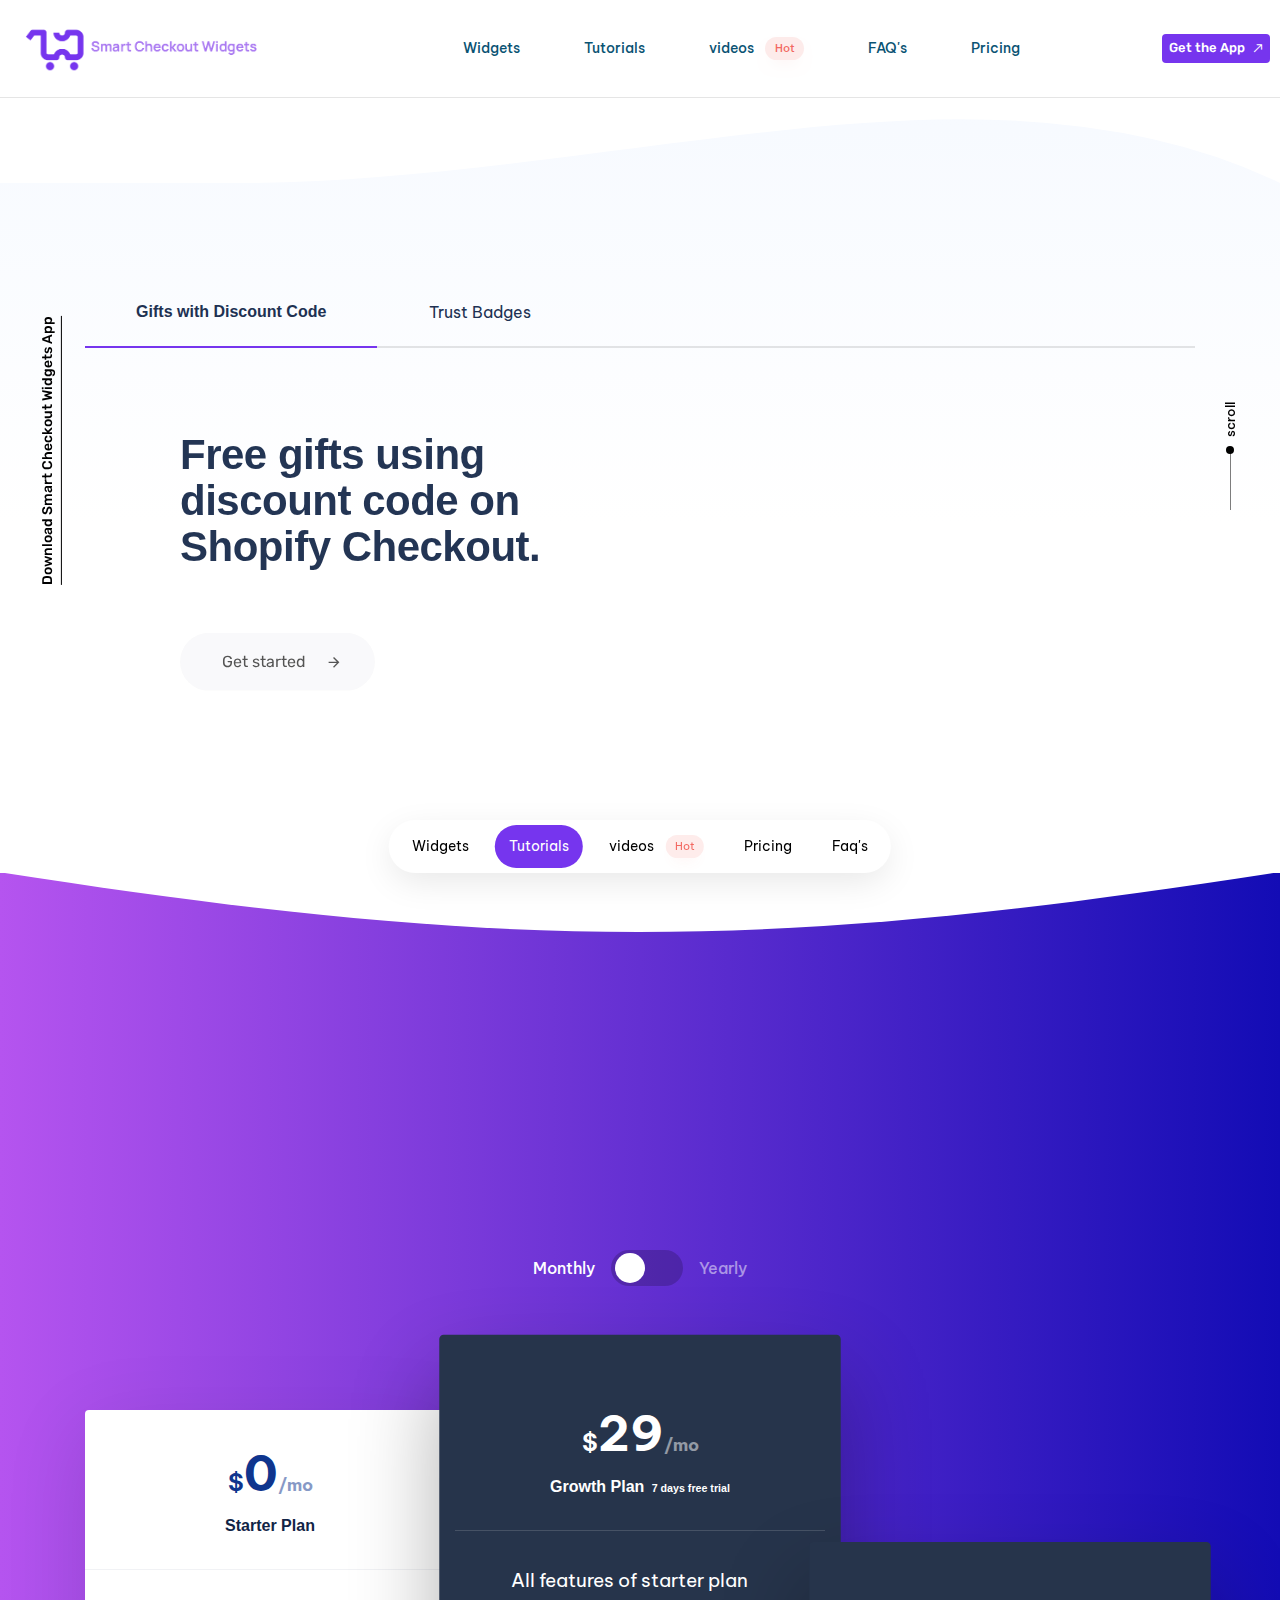
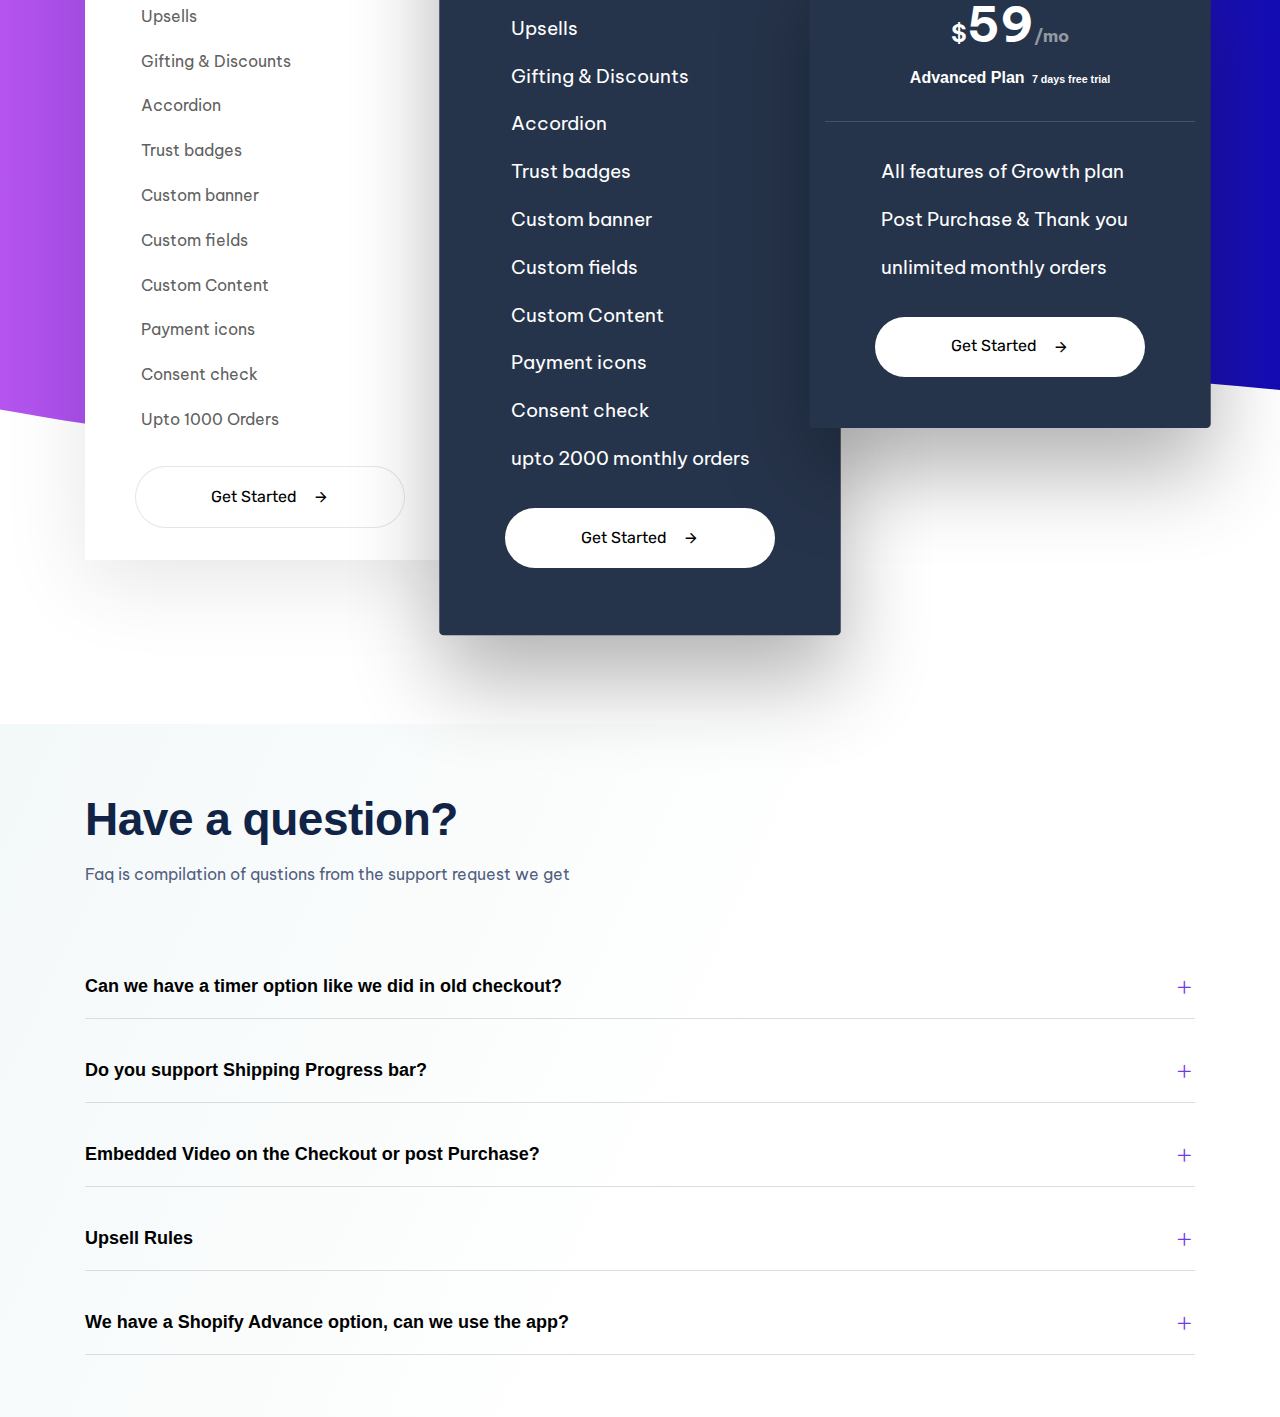
<file: videos.html>
<!DOCTYPE html>
<html lang="en">
<head>
    <!-- Google tag (gtag.js) -->
<script async src="https://www.googletagmanager.com/gtag/js?id=G-T9GSXKCN10"></script>
<script>
  window.dataLayer = window.dataLayer || [];
  function gtag(){dataLayer.push(arguments);}
  gtag('js', new Date());

  gtag('config', 'G-T9GSXKCN10');
</script>
    <meta charset="UTF-8">
    <title>Video of Free gift with discount code on Shopify Checkout: Increase revenue and AOV: Accordions, Shopify Functions, Trust Badges, Upsells, Gifts, Discounts, Shopify Plus.</title>
        <meta name="description" content="Free gift with discount code on Shopify Checkout wih Smart Checkout Widgets is a Shopify app that helps you increase your store's AOV and sales with  upsell, recommended products, and more.">
        <meta name="keywords" content="Free gift with discount code, Shopify Checkout, Smart Checkout Widgets app, Increase Revenue, shopify app, checkout, reviews, AOV, Upsells, Recommendations, Gifts, Discounts, Shipping, Payments">
        
		<meta name="viewport" content="width=device-width, initial-scale=1.0">

		<link rel="canonical" href="https://smartcheckoutwidgets.com/videos.html">
       
		<link rel="shortcut icon" type="image/x-icon" href="images/smart_widget_icon_for_shopify.jpg">
        <link rel="apple-touch-icon" href="images/smart_widget_icon_for_shopify.jpg">
        <link rel="icon" type="image/png" href="images/smart_widget_icon_for_shopify.jpg">
        
		<link rel="stylesheet" href="https://maxcdn.bootstrapcdn.com/font-awesome/4.7.0/css/font-awesome.min.css">
       
		<meta property="og:title" content="Free gift with discount code on Shopify Checkout with Smart Checkout Widgets is a Shopify app that helps you increase your store's AOV and sales with  upsell, recommended products, and more.">
		<meta property="og:description" content="Free gift with discount code on Shopify Checkout with Smart Checkout Widgets is a Shopify app that helps you increase your store's AOV and sales with  upsell, recommended products, and more.">
		<meta property="og:type" content="website">
		<meta property="og:image" content="images/smartcheckout-widgets.jpg">
		<meta property="og:url" content="https://smartcheckoutwidgets.com/videos.html">

		 <!-- Twitter -->
		 <meta name="twitter:card" content="summary_large_image">
		 <meta name="twitter:title" content="Free gift with discount code on Shopify Checkout with Smart Checkout Widgets is a Shopify app that helps you increase your store's AOV and sales with  upsell, recommended products, and more.">
		 <meta name="twitter:description" content="Free gift with discount code on Shopify Checkout with Smart Checkout Widgets is a Shopify app that helps you increase your store's AOV and sales with  upsell, recommended products, and more.">
		 <meta name="twitter:image" content="images/smartcheckout-widgets.jpg">
		  

		<link rel="stylesheet" href="assets/vendors/liquid-icon/lqd-essentials/lqd-essentials.min.css">
		<link rel="stylesheet" href="assets/css/theme.min.css">
		<link rel="stylesheet" href="assets/css/utility.min.css">
		<link rel="stylesheet" href="assets/css/demo/start-hub-3/base.css">
		<link rel="stylesheet" href="assets/css/demo/start-hub-3/start-hub-3.css">
		<link rel="stylesheet" href="./assets/css/demo/software.css">


		<!-- Fonts -->
		<link rel="preconnect" href="https://fonts.googleapis.com">
		<link rel="preconnect" href="https://fonts.gstatic.com" crossorigin>
		<link href="https://fonts.googleapis.com/css2?family=Be+Vietnam+Pro:wght@400;500;700&family=Rubik:wght@600&display=swap" rel="stylesheet">
		<style>
			 #site-footer {
				display: none;
			}
		</style>
	</head>

	<body data-lqd-cc="true" data-mobile-nav-breakpoint="1199" data-mobile-nav-style="minimal" data-mobile-nav-scheme="gray" data-mobile-nav-trigger-alignment="right" data-mobile-header-scheme="light" data-mobile-logo-alignment="default" data-overlay-onmobile="false" data-disable-animations-onmobile="true">
		<div id="wrap" class="bg-white">

			<div class="lqd-sticky-placeholder hidden"></div>
			<header id="site-header" class="main-header" data-sticky-header="true" data-sticky-values-measured="false">
				<section class="lqd-section bg-white border-bottom border-black-10 transition-all px-10 md:hidden">
					<div class="container-fluid p-0">
						<div class="flex flex-wrap justify-between link-medium">
							<div class="pl-15 py-25 module-logo flex navbar-brand-plain w-20percent">
								<a class="navbar-brand flex p-0 relative" href="https://smartcheckoutwidgets.com/" rel="home">
									<span class="navbar-brand-inner post-rel">
										<img width="300" class="logo-default" src="images/logo_smartcheckout.png" alt="Shopify checkout UI extensibility">
									</span>
								</a>
							</div>
							<div class="flex items-center justify-end w-80percent">
								<div class="module-primary-nav flex">
									<div class="navbar-collapse inline-flex p-0 lqd-submenu-default-style link-14 mr-110 link-medium" id="main-header-collapse" aria-expanded="false" role="navigation">
										<ul class="main-nav flex reset-ul inline-ul lqd-menu-counter-right lqd-menu-items-inline main-nav-hover-fade-inactive" data-submenu-options='{"toggleType": "fade", "handler": "mouse-in-out"}' data-localscroll="true" data-localscroll="true" data-localscroll-options='{"itemsSelector":"> li > a", "trackWindowScroll": true, "includeParentAsOffset": true}'>
											<li class="menu-item-has-children">
												<a class="text-blue-600" href="https://smartcheckoutwidgets.com/#widgets">
													<span>Widgets</span>
												</a>
											</li>
											
											<li>
												<a class="text-blue-600" href="https://smartcheckoutwidgets.com/#tutorials">
													Tutorials
												</a>
											</li>
											<li>
												<a class="text-blue-600" href="https://smartcheckoutwidgets.com/videos.html">
													videos
                                                    <span class="link-badge text-badge">Hot</span>
												</a>
											</li>
											<li>
												<a class="text-blue-600" href="https://smartcheckoutwidgets.com/#faq">FAQ's</a>
											</li>
											<li>
												<a class="text-blue-600" href="https://smartcheckoutwidgets.com/#pricing">Pricing</a>
											</li>
										</ul>
									</div>
								</div>
								<a href="https://apps.shopify.com/smart-checkout-widgets" class="btn btn-solid btn-sm btn-hover-txt-switch-change btn-hover-txt-switch btn-hover-txt-switch-y btn-icon-right text-13 rounded-4 text-white bg-primary" data-localscroll="true">
									<span class="btn-txt" data-text="Download" data-split-text="true" data-split-options='{"type": "chars, words"}'>Get the App</span>
									<span class="btn-icon text-1/5em -rotate-45">
										<i aria-hidden="true" class="lqd-icn-ess icon-ion-ios-arrow-round-forward"></i>
									</span>
								</a>
							</div>
						</div>
					</div>
				</section>
				<section class="lqd-section lqd-stickybar-wrap lqd-stickybar-left pointer-events-none md:hidden">
					<div class="w-full h-full static flex flex-grow-1 vertical-lr">
						<div class="w-full static flex flex-grow-1">
							<div class="w-full static flex flex-grow-1 flex-col p-10">
								<div class="w-full static flex items-center justify-center -rotate-180">
									<div class="w-auto">
										<a href="https://apps.shopify.com/smart-checkout-widgets" class="btn btn-underlined border-thin box-shadow-none pointer-events-auto horizontal-tb rotate-90 font-medium text-14 leading-1/6em text-black" data-lqd-interactive-color="true" data-localscroll="true">
											<span class="btn-txt" data-text="Smart Checkout Widgets App">Download Smart Checkout Widgets App</span>
										</a>
									</div>
								</div>
							</div>
						</div>
					</div>
				</section>
				<section class="lqd-section lqd-stickybar-wrap lqd-stickybar-right pointer-events-none md:hidden">
					<div class="flex items-center justify-center w-full h-full flex-grow-1 vertical-lr -rotate-180">
						<div class="lqd-scrl-indc flex whitespace-nowrap lqd-scrl-indc-style-dot" data-lqd-scroll-indicator="true">
							<a class="pointer-events-auto text-black" href="#wrap" data-localscroll="true" data-lqd-interactive-color="true">
								<span class="lqd-scrl-indc-inner flex items-center text-inherit">
									<span class="lqd-scrl-indc-txt">scroll</span>
									<span class="lqd-scrl-indc-line w-1 h-60 relative text-inherit bg-black-30">
										<span class="lqd-scrl-indc-el absolute -top-5 -left-5 rounded-8 inline-block w-10 h-10 bg-current-color"></span>
									</span>
								</span>
							</a>
						</div>
					</div>
				</section>
				<div class="lqd-mobile-sec relative">
					<div class="bg-white lqd-mobile-sec-inner navbar-header flex items-stretch w-full">
						<div class="lqd-mobile-modules-container empty"></div>
						<button type="button" class="navbar-toggle collapsed nav-trigger style-mobile flex relative items-center justify-end p-0 bg-transparent border-none text-13" data-ld-toggle="true" data-bs-toggle="collapse" data-bs-target="#lqd-mobile-sec-nav" aria-expanded="false" data-toggle-options='{ "changeClassnames":  {"html":  "mobile-nav-activated"} }'>
							<span class="sr-only">Menu</span>
							<span class="bars inline-block relative z-1">
								<span class="bars-inner flex flex-col w-full h-full">
									<span class="bar inline-block"></span>
									<span class="bar inline-block"></span>
									<span class="bar inline-block"></span>
								</span>
							</span>
						</button>
						<a class="navbar-brand flex relative" href="https://smartcheckoutwidgets.com">
							<span class="navbar-brand-inner">
                                <img width="250" class="logo-default" src="images/logo.png" alt="Shopify checkout UI extensibility">
							</span>
						</a>
					</div>
					<div class="lqd-mobile-sec-nav w-full absolute z-10">
						<div class="mobile-navbar-collapse navbar-collapse collapse w-full" id="lqd-mobile-sec-nav" aria-expanded="false" role="navigation">
							<ul id="mobile-primary-nav" class="reset-ul lqd-mobile-main-nav main-nav nav" data-localscroll="true" data-localscroll-options='{"itemsSelector":"> li > a", "trackWindowScroll": true, "includeParentAsOffset": true}'>
								<li class="">
									<a href="https://smartcheckoutwidgets.com#widgets">
						                Widgets
									</a>
								</li>
								<li>
									<a href="https://smartcheckoutwidgets.com#tutorials">Tutorials</a>
								</li>
								<li>
									<a href="https://smartcheckoutwidgets.com/videos.html">Videos
                                        <span class="link-badge text-badge">Hot</span>
                                    </a>
								</li>

                                <li>
									<a href="https://smartcheckoutwidgets.com#pricing">Pricing</a>
								</li>
								<li>
									<a href="https://smartcheckoutwidgets.com#faq">FAQ</a>
								</li>
							</ul>
						</div>
					</div>
				</div>
			</header>

			<main class="content bg-white" id="lqd-site-content">
				<div id="qd-contents-wrap">

					<!-- Start Fixed Navigation -->
					<section class="lqd-section fixed-navigation bg-white shadow-top transition-all">
						<div class="container">
							<div class="row">
								<div class="col col-12">
									<div class="lqd-fancy-menu lqd-custom-menu lqd-menu-td-none lqd-sticky-menu lqd-sticky-menu-floating bg-white link-black link-14" data-inview="true" data-inview-options='{ "toggleBehavior":  "toggleInView"}'>
										<ul class="reset-ul inline-ul" data-localscroll="true" data-localscroll-options='{"itemsSelector":">li > a", "trackWindowScroll": true, "includeParentAsOffset": true, "offsetElements": "[data-sticky-header] .lqd-head-sec-wrap:not(.lqd-hide-onstuck), body .main-header[data-sticky-header] >section:not(.lqd-hide-onstuck):not(.lqd-stickybar-wrap), body .main-header[data-sticky-header] section:not(.lqd-hide-onstuck):not(.lqd-stickybar-wrap)"}'>
											<li>
												<a href="https://smartcheckoutwidgets.com#widgets">
													Widgets
												</a>
											</li>
											<li>
												<a href="https://smartcheckoutwidgets.com#tutorials">
													Tutorials
												</a>
											</li>
											<li>
												<a href="https://smartcheckoutwidgets.com/videos.html">videos
                                                    <span class="link-badge text-badge">Hot</span>
                                                </a>
											</li>
											<li>
												<a href="https://smartcheckoutwidgets.com#pricing">
													Pricing
												</a>
											</li>
											<li>
												<a href="https://smartcheckoutwidgets.com#faq">
													Faq's
												</a>
											</li>
										</ul>
									</div>
								</div>
							</div>
						</div>
					</section>
					<!-- End Fixed Navigation -->

					<!-- Start Tab Items -->
					<section id="tutorials" class="lqd-section tab-items pt-180 pb-130" style="background-image: linear-gradient(180deg, rgba(236,243,255,0.45) 0%, rgba(255,255,255,0.45) 54.77707006369427%);">
						<div class="one-row_top_divider h-85 w-full absolute top-0 left-0 pointer-events-none">
							<svg class="w-full h-full relative rotate-180" fill="#fff" xmlns="http://www.w3.org/2000/svg" width="1943" height="98.812" viewbox="0 0 1943 98.812" preserveaspectratio="none">
								<path d="M0,0Q199.075,74.109,485.75,74.109C806.262,74.109,1214.291,0,1578.6,0H1943V98.812H0"></path>
							</svg>
						</div>
						<div class="container">
							<div class="row">
								<div class="col col-12">
									<div class="lqd-tabs lqd-tabs-style-3 mb-30" data-tabs-options='{"trigger": "click"}'>
										<nav class="lqd-tabs-nav-wrap mb-5">
											<ul class="reset-ul lqd-tabs-nav flex items-center justify-between border-black-10" role="tablist">
												<li data-bs-controls="lqd-tab-items-1" role="presentation" class="text-center">
													<a class="text-blue-700 text-16 leading-1/25em active" href="#lqd-tab-items-1" aria-expanded="false" aria-controls="lqd-tab-items-1" role="tab" data-bs-toggle="tab">
														<span class="iconbox relative flex-col justify-center items-center">
															<span class="contents flex flex-col relative z-2">
																<span class="iconbox-title h3 my-0">Gifts with Discount Code</span>
															</span>
														</span>
														<span class="lqd-tabs-nav-progress">
															<span class="lqd-tabs-nav-progress-inner"></span>
														</span>
													</a>
												</li>
												<li data-bs-controls="lqd-tab-items-2" role="presentation" class=" text-center">
													<a class="text-blue-700 text-16 leading-1/25em" href="#lqd-tab-items-2" aria-expanded="false" aria-controls="lqd-tab-items-2" role="tab" data-bs-toggle="tab">
														<span class="iconbox relative flex-col justify-center items-center">
															<span class="contents flex flex-col relative z-2">
																<span class="iconbox-title h3 my-0"></span>
															</span>
														</span>
														<span class="lqd-tabs-nav-progress">
															<span class="lqd-tabs-nav-progress-inner">Trust Badges</span>
														</span>
													</a>
												</li>
												<li data-bs-controls="lqd-tab-items-3" role="presentation" class="text-center">
													<a class="text-blue-700 text-16 leading-1/25em" href="#lqd-tab-items-3" aria-expanded="false" aria-controls="lqd-tab-items-3" role="tab" data-bs-toggle="tab">
														<span class="iconbox relative flex-col justify-center items-center">
															<span class="contents flex flex-col relative z-2">
																<span class="iconbox-title h3 my-0"></span>
															</span>
														</span>
														<span class="lqd-tabs-nav-progress">
															<span class="lqd-tabs-nav-progress-inner"></span>
														</span>
													</a>
												</li>
												<li data-bs-controls="lqd-tab-items-4" role="presentation" class="text-center">
													<a class="text-blue-700 text-16 leading-1/25em" href="#lqd-tab-items-4" aria-expanded="false" aria-controls="lqd-tab-items-4" role="tab" data-bs-toggle="tab">
														<span class="iconbox relative flex-col justify-center items-center">
															<span class="contents flex flex-col relative z-2">
																<span class="iconbox-title h3 my-0"></span>
															</span>
														</span>
														<span class="lqd-tabs-nav-progress">
															<span class="lqd-tabs-nav-progress-inner"></span>
														</span>
													</a>
												</li>
												<li data-bs-controls="lqd-tab-items-4" role="presentation" class="text-center">
													<a class="text-blue-700 text-16 leading-1/25em" href="#lqd-tab-items-5" aria-expanded="false" aria-controls="lqd-tab-items-4" role="tab" data-bs-toggle="tab">
														<span class="iconbox relative flex-col justify-center items-center">
															<span class="contents flex flex-col relative z-2">
																<span class="iconbox-title h3 my-0"></span>
															</span>
														</span>
														<span class="lqd-tabs-nav-progress">
															<span class="lqd-tabs-nav-progress-inner"></span>
														</span>
													</a>
												</li>
												<li data-bs-controls="lqd-tab-items-4" role="presentation" class="text-center">
													<a class="text-blue-700 text-16 leading-1/25em" href="#lqd-tab-items-6" aria-expanded="false" aria-controls="lqd-tab-items-4" role="tab" data-bs-toggle="tab">
														<span class="iconbox relative flex-col justify-center items-center">
															<span class="contents flex flex-col relative z-2">
																<span class="iconbox-title h3 my-0"></span>
															</span>
														</span>
														<span class="lqd-tabs-nav-progress">
															<span class="lqd-tabs-nav-progress-inner"></span>
														</span>
													</a>
												</li>
												<li data-bs-controls="lqd-tab-items-4" role="presentation" class="text-center">
													<a class="text-blue-700 text-16 leading-1/25em" href="#lqd-tab-items-7" aria-expanded="false" aria-controls="lqd-tab-items-4" role="tab" data-bs-toggle="tab">
														<span class="iconbox relative flex-col justify-center items-center">
															<span class="contents flex flex-col relative z-2">
																<span class="iconbox-title h3 my-0"></span>
															</span>
														</span>
														<span class="lqd-tabs-nav-progress">
															<span class="lqd-tabs-nav-progress-inner"></span>
														</span>
													</a>
												</li>
												<li data-bs-controls="lqd-tab-items-4" role="presentation" class="text-center">
													<a class="text-blue-700 text-16 leading-1/25em" href="#lqd-tab-items-8" aria-expanded="false" aria-controls="lqd-tab-items-4" role="tab" data-bs-toggle="tab">
														<span class="iconbox relative flex-col justify-center items-center">
															<span class="contents flex flex-col relative z-2">
																<span class="iconbox-title h3 my-0"></span>
															</span>
														</span>
														<span class="lqd-tabs-nav-progress">
															<span class="lqd-tabs-nav-progress-inner"></span>
														</span>
													</a>
												</li>
											</ul>
										</nav>
										<div class="lqd-tabs-content mb-5">
											<div id="lqd-tab-items-1" role="tabpanel" class="lqd-tabs-pane fade active show">
												<div class="container-fluid pt-45 px-0">
													<div class="row items-center">
														<div class="col col-12 offset-lg-1 col-lg-5" data-custom-animations="true" data-ca-options='{"triggerHandler": "inview", "animationTarget": "all-childs", "duration": "1800", "delay": "180", "ease": "power4.out", "direction": "forward", "initValues": {"y" : 30, "transformOriginX" : 50, "transformOriginY" : 50, "transformOriginZ": "0px", "opacity" : 0} , "animations": {"y" : 0, "transformOriginX" : 50, "transformOriginY" : 50, "transformOriginZ": "0px", "opacity" : 1}}'>
															<div class="ld-fancy-heading">
																<h2 class="ld-fh-element mb-0/5em">Free gifts using discount code on Shopify Checkout.</h2>
															</div>
															<div class="ld-fancy-heading">
																<p class="ld-fh-element mb-2em pr-5percent leading-32 text-17 md:pr-0">
																	
																</p>
															</div>
															<a href="https://apps.shopify.com/smart-checkout-widgets" class="btn btn-solid rounded-full border-none btn-hover-swp py-1/15em px-2/1em text-black bg-slate-100 text-16 leading-1/3em hover:text-white hover:bg-primary" data-lity="#contact-modal">
																<span class="btn-txt" data-text="Get started">Get started</span>
																<span class="btn-icon ml-20">
																	<i class="lqd-icn-ess icon-md-arrow-forward"></i>
																</span>
																<span class="btn-icon ml-20">
																	<i class="lqd-icn-ess icon-md-arrow-forward"></i>
																</span>
															</a>
														</div>
														<div class="col col-12 col-lg-6" data-parallax="true" data-parallax-from='{"y" : 50}' data-parallax-to='{"y" : -80}' data-parallax-options='{"ease": "linear", "start": "top bottom"}'>
															<div class="w-full relative flex flex-col flex-grow-1 justify-center transition-all">
																<iframe width="560" height="315" src="https://www.youtube.com/embed/nbMyZuGUhiU?si=KN9HCC1b1Rcwi4Wu" title="Shopify Checkout Gift with purchase" frameborder="0" allow="accelerometer; autoplay; clipboard-write; encrypted-media; gyroscope; picture-in-picture; web-share" referrerpolicy="strict-origin-when-cross-origin" allowfullscreen></iframe>
															</div>
														</div>
													</div>
												</div>
											</div>
											<div id="lqd-tab-items-2" role="tabpanel" class="lqd-tabs-pane fade">
												<div class="container-fluid pt-45 px-0">
													<div class="row items-center">
														<div class="col col-12 offset-lg-1 col-lg-5" data-custom-animations="true" data-ca-options='{"triggerHandler": "inview", "animationTarget": "all-childs", "duration": "1800", "delay": "180", "ease": "power4.out", "direction": "forward", "initValues": {"y" : 30, "transformOriginX" : 50, "transformOriginY" : 50, "transformOriginZ": "0px", "opacity" : 0} , "animations": {"y" : 0, "transformOriginX" : 50, "transformOriginY" : 50, "transformOriginZ": "0px", "opacity" : 1}}'>
															<div class="ld-fancy-heading">
																<h2 class="ld-fh-element mb-0/5em">Build Customer Trust with Trust Badges</h2>
															</div>
															<div class="ld-fancy-heading">
																<p class="ld-fh-element mb-2em pr-5percent leading-32 text-17">
																	Instill confidence in your shoppers with our Trust Badge widget. Display secure and reputable badges on your checkout page, reassuring customers of a safe and secure transaction.</p>
															</div>
															<a href="https://apps.shopify.com/smart-checkout-widgets" class="btn btn-solid rounded-full border-none btn-hover-swp py-1/15em px-2/1em text-black bg-slate-100 text-16 leading-1/3em hover:text-white hover:bg-primary" data-lity="#contact-modal">
																<span class="btn-txt" data-text="Get started">Get started</span>
																<span class="btn-icon ml-20">
																	<i class="lqd-icn-ess icon-md-arrow-forward"></i>
																</span>
																<span class="btn-icon ml-20">
																	<i class="lqd-icn-ess icon-md-arrow-forward"></i>
																</span>
															</a>
														</div>
														<div class="col col-12 col-lg-6" data-parallax="true" data-parallax-from='{"y" : 50}' data-parallax-to='{"y" : -80}' data-parallax-options='{"ease": "linear", "start": "top bottom"}'>
															<div class="w-full relative flex flex-col flex-grow-1 justify-center transition-all">
																<figure class="max-w-full relative inline-flex flex-grow-1 vertical-top mb-35">
																	<iframe width="560" height="315" src="https://www.youtube.com/embed/IKY7PLPJyjM?si=HjC1Y74ELg82qolF" title="Shopify Checkout Trust Badges" frameborder="0" allow="accelerometer; autoplay; clipboard-write; encrypted-media; gyroscope; picture-in-picture; web-share" referrerpolicy="strict-origin-when-cross-origin" allowfullscreen></iframe>
																</figure>
															</div>
														</div>
													</div>
												</div>
											</div>
											<div id="lqd-tab-items-3" role="tabpanel" class="lqd-tabs-pane fade">
												<div class="container-fluid pt-45 px-0">
													<div class="row items-center">
														<div class="col col-12 offset-lg-1 col-lg-5" data-custom-animations="true" data-ca-options='{"triggerHandler": "inview", "animationTarget": "all-childs", "duration": "1800", "delay": "180", "ease": "power4.out", "direction": "forward", "initValues": {"y" : 30, "transformOriginX" : 50, "transformOriginY" : 50, "transformOriginZ": "0px", "opacity" : 0} , "animations": {"y" : 0, "transformOriginX" : 50, "transformOriginY" : 50, "transformOriginZ": "0px", "opacity" : 1}}'>
															<div class="ld-fancy-heading">
																<h2 class="ld-fh-element mb-0/5em">Build Customer Trust with Trust Badges</h2>
															</div>
															<div class="ld-fancy-heading">
																<p class="ld-fh-element mb-2em pr-5percent leading-32 text-17">
																	Instill confidence in your shoppers with our Trust Badge widget. 
																	Display secure and reputable badges on your checkout page, reassuring 
																	customers of a safe and secure transaction.
																</p>
															</div>
															<a href="https://apps.shopify.com/smart-checkout-widgets" class="btn btn-solid rounded-full border-none btn-hover-swp py-1/15em px-2/1em text-black bg-slate-100 text-16 leading-1/3em hover:text-white hover:bg-primary" data-lity="#contact-modal">
																<span class="btn-txt" data-text="Get started">Get started</span>
																<span class="btn-icon ml-20">
																	<i class="lqd-icn-ess icon-md-arrow-forward"></i>
																</span>
																<span class="btn-icon ml-20">
																	<i class="lqd-icn-ess icon-md-arrow-forward"></i>
																</span>
															</a>
														</div>
														<div class="col col-12 col-lg-6" data-parallax="true" data-parallax-from='{"y" : 50}' data-parallax-to='{"y" : -80}' data-parallax-options='{"ease": "linear", "start": "top bottom"}'>
															<div class="w-full relative flex flex-col flex-grow-1 justify-center transition-all">
																<figure class="max-w-full relative inline-flex flex-grow-1 vertical-top mb-35">
																	<img src="images/trust-badges.jpg" width="" height="" alt="Trust Badges/ Social Proof widgets for Shopfiy Plus Checkout" />
																</figure>
															</div>
														</div>
													</div>
												</div>
											</div>
											<div id="lqd-tab-items-4" role="tabpanel" class="lqd-tabs-pane fade">
												<div class="container-fluid pt-45 px-0">
													<div class="row items-center">
														<div class="col col-12 offset-lg-1 col-lg-5" data-custom-animations="true" data-ca-options='{"triggerHandler": "inview", "animationTarget": "all-childs", "duration": "1800", "delay": "180", "ease": "power4.out", "direction": "forward", "initValues": {"y" : 30, "transformOriginX" : 50, "transformOriginY" : 50, "transformOriginZ": "0px", "opacity" : 0} , "animations": {"y" : 0, "transformOriginX" : 50, "transformOriginY" : 50, "transformOriginZ": "0px", "opacity" : 1}}'>
															<div class="ld-fancy-heading">
																<h2 class="ld-fh-element mb-0/5em">Tailor Checkout with Custom Form Fields.</h2>
															</div>
															<div class="ld-fancy-heading">
																<p class="ld-fh-element mb-2em pr-5percent leading-32 text-17">
																	Customize your checkout process with our Custom Form Fields widget. 
																	Collect the information you need from customers effortlessly, 
																	making each transaction smooth and personalized.
																</p>
															</div>
															<a href="https://apps.shopify.com/smart-checkout-widgets" class="btn btn-solid rounded-full border-none btn-hover-swp py-1/15em px-2/1em text-black bg-slate-100 text-16 leading-1/3em hover:text-white hover:bg-primary" data-lity="#contact-modal">
																<span class="btn-txt" data-text="Get started">Get started</span>
																<span class="btn-icon ml-20">
																	<i class="lqd-icn-ess icon-md-arrow-forward"></i>
																</span>
																<span class="btn-icon ml-20">
																	<i class="lqd-icn-ess icon-md-arrow-forward"></i>
																</span>
															</a>
														</div>
														<div class="col col-12 col-lg-6" data-parallax="true" data-parallax-from='{"y" : 50}' data-parallax-to='{"y" : -80}' data-parallax-options='{"ease": "linear", "start": "top bottom"}'>
															<div class="w-full relative flex flex-col flex-grow-1 justify-center transition-all">
																<figure class="max-w-full relative inline-flex flex-grow-1 vertical-top mb-35">
																	<img src="images/custom-form-fields.jpg" width="" height="" alt="custom form fields widget" />
																</figure>
															</div>
														</div>
													</div>
												</div>
											</div>
											<div id="lqd-tab-items-5" role="tabpanel" class="lqd-tabs-pane fade">
												<div class="container-fluid pt-45 px-0">
													<div class="row items-center">
														<div class="col col-12 offset-lg-1 col-lg-5" data-custom-animations="true" data-ca-options='{"triggerHandler": "inview", "animationTarget": "all-childs", "duration": "1800", "delay": "180", "ease": "power4.out", "direction": "forward", "initValues": {"y" : 30, "transformOriginX" : 50, "transformOriginY" : 50, "transformOriginZ": "0px", "opacity" : 0} , "animations": {"y" : 0, "transformOriginX" : 50, "transformOriginY" : 50, "transformOriginZ": "0px", "opacity" : 1}}'>
															<div class="ld-fancy-heading">
																<h2 class="ld-fh-element mb-0/5em">Capture Attention with Custom Banners.</h2>
															</div>
															<div class="ld-fancy-heading">
																<p class="ld-fh-element mb-2em pr-5percent leading-32 text-17">
																	Engage your audience effectively with eye-catching Custom Banners. 
																	Customize banners on your Shopify site to highlight offers, promotions, 
																	or announcements, boosting engagement and sales.
																</p>
															</div>
															<a href="https://apps.shopify.com/smart-checkout-widgets" class="btn btn-solid rounded-full border-none btn-hover-swp py-1/15em px-2/1em text-black bg-slate-100 text-16 leading-1/3em hover:text-white hover:bg-primary" data-lity="#contact-modal">
																<span class="btn-txt" data-text="Get started">Get started</span>
																<span class="btn-icon ml-20">
																	<i class="lqd-icn-ess icon-md-arrow-forward"></i>
																</span>
																<span class="btn-icon ml-20">
																	<i class="lqd-icn-ess icon-md-arrow-forward"></i>
																</span>
															</a>
														</div>
														<div class="col col-12 col-lg-6" data-parallax="true" data-parallax-from='{"y" : 50}' data-parallax-to='{"y" : -80}' data-parallax-options='{"ease": "linear", "start": "top bottom"}'>
															<div class="w-full relative flex flex-col flex-grow-1 justify-center transition-all">
																<figure class="max-w-full relative inline-flex flex-grow-1 vertical-top mb-35">
																	<img src="images/custom-banner.jpg" width="" height="" alt="custom banner widget for Shopify Plus Checkout" />
																</figure>
															</div>
														</div>
													</div>
												</div>
											</div>
											<div id="lqd-tab-items-6" role="tabpanel" class="lqd-tabs-pane fade">
												<div class="container-fluid pt-45 px-0">
													<div class="row items-center">
														<div class="col col-12 offset-lg-1 col-lg-5" data-custom-animations="true" data-ca-options='{"triggerHandler": "inview", "animationTarget": "all-childs", "duration": "1800", "delay": "180", "ease": "power4.out", "direction": "forward", "initValues": {"y" : 30, "transformOriginX" : 50, "transformOriginY" : 50, "transformOriginZ": "0px", "opacity" : 0} , "animations": {"y" : 0, "transformOriginX" : 50, "transformOriginY" : 50, "transformOriginZ": "0px", "opacity" : 1}}'>
															<div class="ld-fancy-heading">
																<h2 class="ld-fh-element mb-0/5em">Enhance Pages with Custom Content.</h2>
															</div>
															<div class="ld-fancy-heading">
																<p class="ld-fh-element mb-2em pr-5percent leading-32 text-17">
																	Personalize your Shopify store with our Custom Content widget. Add unique text and image to match your brand's voice, increasing visitor engagement and loyalty.
																</p>
															</div>
															<a href="https://apps.shopify.com/smart-checkout-widgets" class="btn btn-solid rounded-full border-none btn-hover-swp py-1/15em px-2/1em text-black bg-slate-100 text-16 leading-1/3em hover:text-white hover:bg-primary" data-lity="#contact-modal">
																<span class="btn-txt" data-text="Get started">Get started</span>
																<span class="btn-icon ml-20">
																	<i class="lqd-icn-ess icon-md-arrow-forward"></i>
																</span>
																<span class="btn-icon ml-20">
																	<i class="lqd-icn-ess icon-md-arrow-forward"></i>
																</span>
															</a>
														</div>
														<div class="col col-12 col-lg-6" data-parallax="true" data-parallax-from='{"y" : 50}' data-parallax-to='{"y" : -80}' data-parallax-options='{"ease": "linear", "start": "top bottom"}'>
															<div class="w-full relative flex flex-col flex-grow-1 justify-center transition-all">
																<figure class="max-w-full relative inline-flex flex-grow-1 vertical-top mb-35">
																	<img src="images/custom-content.jpg" width="" height="" alt="Custom Content for Shopify Plus Checkout" />
																</figure>
															</div>
														</div>
													</div>
												</div>
											</div>
											<div id="lqd-tab-items-7" role="tabpanel" class="lqd-tabs-pane fade">
												<div class="container-fluid pt-45 px-0">
													<div class="row items-center">
														<div class="col col-12 offset-lg-1 col-lg-5" data-custom-animations="true" data-ca-options='{"triggerHandler": "inview", "animationTarget": "all-childs", "duration": "1800", "delay": "180", "ease": "power4.out", "direction": "forward", "initValues": {"y" : 30, "transformOriginX" : 50, "transformOriginY" : 50, "transformOriginZ": "0px", "opacity" : 0} , "animations": {"y" : 0, "transformOriginX" : 50, "transformOriginY" : 50, "transformOriginZ": "0px", "opacity" : 1}}'>
															<div class="ld-fancy-heading">
																<h2 class="ld-fh-element mb-0/5em">Payment Flexibility with Icons.</h2>
															</div>
															<div class="ld-fancy-heading">
																<p class="ld-fh-element mb-2em pr-5percent leading-32 text-17">
																	Let customers see their payment options clearly with our Payment Icons widget. 
																	Support a variety of payment methods on your Shopify store 
																	to improve checkout conversions.
																</p>
															</div>
															<a href="https://apps.shopify.com/smart-checkout-widgets" class="btn btn-solid rounded-full border-none btn-hover-swp py-1/15em px-2/1em text-black bg-slate-100 text-16 leading-1/3em hover:text-white hover:bg-primary" data-lity="#contact-modal">
																<span class="btn-txt" data-text="Get started">Get started</span>
																<span class="btn-icon ml-20">
																	<i class="lqd-icn-ess icon-md-arrow-forward"></i>
																</span>
																<span class="btn-icon ml-20">
																	<i class="lqd-icn-ess icon-md-arrow-forward"></i>
																</span>
															</a>
														</div>
														<div class="col col-12 col-lg-6" data-parallax="true" data-parallax-from='{"y" : 50}' data-parallax-to='{"y" : -80}' data-parallax-options='{"ease": "linear", "start": "top bottom"}'>
															<div class="w-full relative flex flex-col flex-grow-1 justify-center transition-all">
																<figure class="max-w-full relative inline-flex flex-grow-1 vertical-top mb-35">
																	<img src="images/payment-widgets.png" width="" height="" alt="Payment Widgets, Shopify Plus Checkout" />
																</figure>
															</div>
														</div>
													</div>
												</div>
											</div>
											<div id="lqd-tab-items-8" role="tabpanel" class="lqd-tabs-pane fade">
												<div class="container-fluid pt-45 px-0">
													<div class="row items-center">
														<div class="col col-12 offset-lg-1 col-lg-5" data-custom-animations="true" data-ca-options='{"triggerHandler": "inview", "animationTarget": "all-childs", "duration": "1800", "delay": "180", "ease": "power4.out", "direction": "forward", "initValues": {"y" : 30, "transformOriginX" : 50, "transformOriginY" : 50, "transformOriginZ": "0px", "opacity" : 0} , "animations": {"y" : 0, "transformOriginX" : 50, "transformOriginY" : 50, "transformOriginZ": "0px", "opacity" : 1}}'>
															<div class="ld-fancy-heading">
																<h2 class="ld-fh-element mb-0/5em">Ensure Compliance with Consent Checks.</h2>
															</div>
															<div class="ld-fancy-heading">
																<p class="ld-fh-element mb-2em pr-5percent leading-32 text-17">
																	Keep your Shopify store compliant with legal requirements using our Consent Check widget.
																	 Easily integrate with your checkout,
																	 building trust and transparency with your customers.
																</p>
															</div>
															<a href="https://apps.shopify.com/smart-checkout-widgets" class="btn btn-solid rounded-full border-none btn-hover-swp py-1/15em px-2/1em text-black bg-slate-100 text-16 leading-1/3em hover:text-white hover:bg-primary" data-lity="#contact-modal">
																<span class="btn-txt" data-text="Get started">Get started</span>
																<span class="btn-icon ml-20">
																	<i class="lqd-icn-ess icon-md-arrow-forward"></i>
																</span>
																<span class="btn-icon ml-20">
																	<i class="lqd-icn-ess icon-md-arrow-forward"></i>
																</span>
															</a>
														</div>
														<div class="col col-12 col-lg-6" data-parallax="true" data-parallax-from='{"y" : 50}' data-parallax-to='{"y" : -80}' data-parallax-options='{"ease": "linear", "start": "top bottom"}'>
															<div class="w-full relative flex flex-col flex-grow-1 justify-center transition-all">
																<figure class="max-w-full relative inline-flex flex-grow-1 vertical-top mb-35">
																	<img src="images/consent-check.jpg" width="" height="" alt=""Consent Check Widget for Shopify Plus Checkout" />
																</figure>
															</div>
														</div>
													</div>
												</div>
											</div>
										</div>
									</div>
								</div>
							</div>
						</div>
					</section>
					<!-- End Tab Items -->

					<!-- Start Pricing -->
					<section class="lqd-section pricing bg-no-repeat bg-center bg-cover mb-270 pt-180 pb-230" id="pricing" style="background-image: linear-gradient(270deg, rgb(19, 12, 181) 0%, rgb(181, 84, 239) 100%);">
						<div class="lqd-shape lqd-shape-top h-80 rotate-180 pointer-events-none">
							<svg class="relative w-full h-full" fill="#fff" xmlns="http://www.w3.org/2000/svg" version="1.1" width="100%" height="100" viewbox="0 0 100 100" preserveaspectratio="none">
								<path d="M0 100 C40 0 60 0 100 100 Z"></path>
							</svg>
						</div>
						<div class="container">
							<div class="row justify-center items-center">
								<div class="col col-12 col-lg-6 text-center">
									<div class="flex flex-col items-center justify-center mb-25 px-12percent md:px-0" data-custom-animations="true" data-ca-options='{"triggerHandler": "inview", "animationTarget": "all-childs", "duration": "1800", "delay": "180", "ease": "power4.out", "direction": "forward", "initValues": {"y" : 30, "transformOriginX" : 50, "transformOriginY" : 50, "transformOriginZ": "0px", "opacity" : 0} , "animations": {"y" : 0, "transformOriginX" : 50, "transformOriginY" : 50, "transformOriginZ": "0px", "opacity" : 1}}'>
										<div class="ld-fancy-heading ld-fh-has-fill uppercase">
											<h6 class="ld-fh-element rounded-full mb-2em py-10 px-20 tracking-0/05em font-bold text-12 text-white bg-black-10">Free to install</h6>
										</div>
										<div class="ld-fancy-heading">
											<h2 class="ld-fh-element mb-0/5em text-white">Starter Plan is totally free</h2>
										</div>
									</div>
								</div>
								<div class="col col-12 z-2">
									<div class="lqd-tabs lqd-tabs-style-10" data-tabs-options='{"trigger": "click"}'>
										<nav class="lqd-tabs-nav-wrap mb-2/75em">
											<ul class="reset-ul lqd-tabs-nav flex flex-wrap justify-center items-end" role="tablist">
												<li data-bs-controls="lqd-pricint-tab-monthly" role="presentation" class="ld_tab_section-62ff74a15845e font-medium">
													<a class="flex items-center active" href="#lqd-pricint-tab-monthly" aria-expanded="false" aria-controls="lqd-pricint-tab-monthly" role="tab" data-bs-toggle="tab">
														<span class="lqd-tabs-nav-txt">Monthly</span>
													</a>
												</li>
												<li data-bs-controls="lqd-pricing-tab-annual" role="presentation" class="font-medium">
													<a class="flex items-center" href="#lqd-pricing-tab-annual" aria-expanded="false" aria-controls="lqd-pricing-tab-annual" role="tab" data-bs-toggle="tab">
														<span class="lqd-tabs-nav-txt">Yearly</span>
													</a>
												</li>
											</ul>
										</nav>
										<div class="lqd-tabs-content">
											<div id="lqd-pricint-tab-monthly" role="tabpanel" class="lqd-tabs-pane fade active show">
												<div class="pt-40 -mb-400">
													<div class="container-fluid">
														<div class="row items-center">
															<div class="col col-12 col-md-10 col-lg-4 offset-lg-0 offset-md-1 px-0">
																<div class="lqd-pt lqd-pt-style-8 lqd-pt-title-16 lqd-pt-price-48 relative">
																	<div class="lqd-pt-inner pt-2/5em pb-2em">
																		<div class="lqd-pt-bg lqd-overlay flex rounded-4"></div>
																		<div class="lqd-pt-head relative px-2rem pb-1/5em text-center">
																			<span class="lqd-pt-price font-bold mb-0/35em">
																				<small>$</small>0<small>/mo</small>
																			</span>
																			<h4 class="lqd-pt-title mb-0/4em">Starter Plan</h4>
																		</div>
																		<div class="lqd-pt-body relative pt-1em px-2rem">
																			<ul>
																				<li>Upsells</li>
																				<li>Gifting & Discounts</li>
																				<li>Accordion</li>
																				<li>Trust badges</li>
																				<li>Custom banner</li>
																				<li>Custom fields</li>
																				<li>Custom Content</li>
																				<li>Payment icons</li>
																				<li>Consent check</li>
																				<li>Upto 1000 Orders</li>
																			</ul>
																		</div>
																		<div class="lqd-pt-foot relative pt-1em text-center">
																			<a href="https://apps.shopify.com/smart-checkout-widgets" target="_blank" class="btn btn-default btn-lg py-1/3em px-2/7em rounded-full border-thin btn-block border-1 border-black-10 leading-1/15em text-black bg-white-10 hover:text-white hover:bg-black" data-lity="#contact-modal">
																				<span class="btn-txt" data-text="Get Started">Get Started</span>
																				<span class="btn-icon ml-1em">
																					<i class="lqd-icn-ess icon-md-arrow-forward"></i>
																				</span>
																			</a>
																		</div>
																	</div>
																</div>
															</div>
															<div class="col col-12 col-md-10 col-lg-4 offset-lg-0 offset-md-1 z-2 px-0">
																<div class="lqd-pt lqd-pt-featured lqd-pt-style-8 lqd-pt-title-16 lqd-pt-price-48 relative">
																	<div class="lqd-pt-inner pt-2/5em pb-2em">
																		<div class="lqd-pt-bg lqd-overlay flex rounded-4"></div>
																		<div class="lqd-pt-head relative px-2rem pb-1/5em text-center">
																			<span class="lqd-pt-price font-bold mb-0/35em">
																				<small>$</small>29<small>/mo</small>
																			</span>
																			<h4 class="lqd-pt-title mb-0/4em">Growth Plan
																			<small>&nbsp;7 days free trial</small>
																			</h4>
																		</div>
																		<div class="lqd-pt-body relative pt-1em px-2rem">
																			<ul style="font-size: 19px">
																				<li>
																					All features of starter plan
																				</li>
																				<li>Upsells</li>
																				<li>Gifting & Discounts</li>
																				<li>Accordion</li>
																				<li>Trust badges</li>
																				<li>Custom banner</li>
																				<li>Custom fields</li>
																				<li>Custom Content</li>
																				<li>Payment icons</li>
																				<li>Consent check</li>
																				<li>upto 2000 monthly orders</li>
																			</ul>
																		</div>
																		<div class="lqd-pt-foot relative pt-1em text-center">
																			<a target="_blank" href="https://apps.shopify.com/smart-checkout-widgets" class="btn btn-default btn-lg py-1/3em px-2/7em rounded-full border-thin btn-block  leading-1/15em text-black bg-white hover:text-white hover:bg-black" data-lity="#contact-modal">
																				<span class="btn-txt" data-text="Get Started">Get Started</span>
																				<span class="btn-icon ml-1em">
																					<i class="lqd-icn-ess icon-md-arrow-forward"></i>
																				</span>
																			</a>
																		</div>
																	</div>
																</div>
															</div>
															<div class="col col-12 col-md-10 col-lg-4 offset-lg-0 offset-md-1 z-2 px-0">
																<div class="lqd-pt lqd-pt-featured lqd-pt-style-8 lqd-pt-title-16 lqd-pt-price-48 relative">
																	<div class="lqd-pt-inner pt-2/5em pb-2em">
																		<div class="lqd-pt-bg lqd-overlay flex rounded-4"></div>
																		<div class="lqd-pt-head relative px-2rem pb-1/5em text-center">
																			<span class="lqd-pt-price font-bold mb-0/35em">
																				<small>$</small>59<small>/mo</small>
																			</span>
																			<h4 class="lqd-pt-title mb-0/4em">Advanced Plan
																			<small>&nbsp;7 days free trial</small>
																			</h4>
																		</div>
																		<div class="lqd-pt-body relative pt-1em px-2rem">
																			<ul style="font-size: 19px">
																				<li>
																					All features of Growth plan
																				</li>
																				<li>Post Purchase & Thank you</li>
																				<li>unlimited monthly orders</li>
																			</ul>
																		</div>
																		<div class="lqd-pt-foot relative pt-1em text-center">
																			<a target="_blank" href="https://apps.shopify.com/smart-checkout-widgets" class="btn btn-default btn-lg py-1/3em px-2/7em rounded-full border-thin btn-block  leading-1/15em text-black bg-white hover:text-white hover:bg-black" data-lity="#contact-modal">
																				<span class="btn-txt" data-text="Get Started">Get Started</span>
																				<span class="btn-icon ml-1em">
																					<i class="lqd-icn-ess icon-md-arrow-forward"></i>
																				</span>
																			</a>
																		</div>
																	</div>
																</div>
															</div>
														</div>
													</div>
												</div>
											</div>
											<div id="lqd-pricing-tab-annual" role="tabpanel" class="lqd-tabs-pane fade">
												<div class="pt-40 -mb-400">
													<div class="container-fluid">
														<div class="row items-center">
															<div class="col col-12 col-md-10 col-lg-4 offset-lg-0 offset-md-1 px-0">
																<div class="lqd-pt lqd-pt-style-8 lqd-pt-title-16 lqd-pt-price-48 relative">
																	<div class="lqd-pt-inner pt-2/5em pb-2em">
																		<div class="lqd-pt-bg lqd-overlay flex rounded-4"></div>
																		<div class="lqd-pt-head relative px-2rem pb-1/5em text-center">
																			<span class="lqd-pt-price font-bold mb-0/35em">
																				<small>$</small>0<small>/yr</small>
																			</span>
																			<h4 class="lqd-pt-title mb-0/4em">Starter Plan</h4>
																		</div>
																		<div class="lqd-pt-body relative pt-1em px-2rem">
																			<ul>
																				<li>Upsells</li>
																				<li>Gifting & Discounts</li>
																				<li>Accordion</li>
																				<li>Trust badges</li>
																				<li>Custom banner</li>
																				<li>Custom fields</li>
																				<li>Custom Content</li>
																				<li>Payment icons</li>
																				<li>Consent check</li>
																				<li>Upto 1000 Orders</li>
																			</ul>
																		</div>
																		<div class="lqd-pt-foot relative pt-1em text-center">
																			<a target="_blank" href="https://apps.shopify.com/smart-checkout-widgets" class="btn btn-default btn-lg rounded-full border-thin btn-block border-1 border-black-10 leading-1/15em text-black bg-white-10 hover:text-white hover:bg-black">
																				<span class="inline-flex items-center py-1/3em px-2/7em">
																					<span class="btn-txt" data-text="Get Started">Get Started</span>
																					<span class="btn-icon ml-1em">
																						<i class="lqd-icn-ess icon-md-arrow-forward"></i>
																					</span>
																				</span>
																			</a>
																		</div>
																	</div>
																</div>
															</div>
															<div class="col col-12 col-md-10 col-lg-4 offset-lg-0 offset-md-1 z-2 px-0">
																<div class="lqd-pt lqd-pt-featured lqd-pt-style-8 lqd-pt-title-16 lqd-pt-price-48 relative">
																	<div class="lqd-pt-inner pt-2/5em pb-2em">
																		<div class="lqd-pt-bg lqd-overlay flex rounded-4"></div>
																		<div class="lqd-pt-head relative px-2rem pb-1/5em text-center">
																			<span class="lqd-pt-price font-bold mb-0/35em">
																				<small>$278.40</small><small>/year and save 20%</small>
																			</span>
																			<h4 class="lqd-pt-title mb-0/4em">Growth Plan
																				<small>&nbsp;7 days free trial</small>
																			</h4>
																		</div>
																		<div class="lqd-pt-body relative pt-1em px-2rem">
																			<ul style="font-size: 19px">
																				<li>
																					All features of starter plan
																				</li>
																				<li>Upsells</li>
																				<li>Gifting & Discounts</li>
																				<li>Accordion</li>
																				<li>Trust badges</li>
																				<li>Custom banner</li>
																				<li>Custom fields</li>
																				<li>Custom Content</li>
																				<li>Payment icons</li>
																				<li>Consent check</li>
																				<li>upto 2000 monthly orders</li>
																			</ul>
																		</div>
																		<div class="lqd-pt-foot relative pt-1em text-center">
																			<a target="_blank" href="https://apps.shopify.com/smart-checkout-widgets" class="btn btn-default btn-lg rounded-full border-thin btn-block leading-1/15em text-black bg-white hover:text-white hover:bg-black">
																				<span class="inline-flex items-center py-1/3em px-2/7em">
																					<span class="btn-txt" data-text="Get Started">Get Started</span>
																					<span class="btn-icon ml-1em">
																						<i class="lqd-icn-ess icon-md-arrow-forward"></i>
																					</span>
																				</span>
																			</a>
																		</div>
																	</div>
																</div>
															</div>
															<div class="col col-12 col-md-10 col-lg-4 offset-lg-0 offset-md-1 z-2 px-0">
																<div class="lqd-pt lqd-pt-featured lqd-pt-style-8 lqd-pt-title-16 lqd-pt-price-48 relative">
																	<div class="lqd-pt-inner pt-2/5em pb-2em">
																		<div class="lqd-pt-bg lqd-overlay flex rounded-4"></div>
																		<div class="lqd-pt-head relative px-2rem pb-1/5em text-center">
																			<span class="lqd-pt-price font-bold mb-0/35em">
																				<small>$566.40</small><small>/year and save 20%</small>
																			</span>
																			<h4 class="lqd-pt-title mb-0/4em">Advanced Plan
																				<small>&nbsp;7 days free trial</small>
																			</h4>
																		</div>
																		<div class="lqd-pt-body relative pt-1em px-2rem">
																			<ul style="font-size: 19px">
																				<li>
																					All features of Growth plan
																				</li>
																				<li>Post Purchase & Thank you</li>
																				<li>Unlimited monthly orders</li>
																			</ul>
																		</div>
																		<div class="lqd-pt-foot relative pt-1em text-center">
																			<a target="_blank" href="https://apps.shopify.com/smart-checkout-widgets" class="btn btn-default btn-lg rounded-full border-thin btn-block leading-1/15em text-black bg-white hover:text-white hover:bg-black">
																				<span class="inline-flex items-center py-1/3em px-2/7em">
																					<span class="btn-txt" data-text="Get Started">Get Started</span>
																					<span class="btn-icon ml-1em">
																						<i class="lqd-icn-ess icon-md-arrow-forward"></i>
																					</span>
																				</span>
																			</a>
																		</div>
																	</div>
																</div>
															</div>
														</div>
													</div>
												</div>
											</div>
										</div>
									</div>
								</div>
							</div>
						</div>
						<div class="lqd-shape lqd-shape-bottom h-85 pointer-events-none">
							<svg width="1440" fill="#fff" height="150" xmlns="http://www.w3.org/2000/svg" preserveaspectratio="none" viewbox="0 0 1440 150">
								<path d="M 0 26.1978 C 275.76 83.8152 430.707 65.0509 716.279 25.6386 C 930.422 -3.86123 1210.32 -3.98357 1439 9.18045 C 2072.34 45.9691 2201.93 62.4429 2560 26.198 V 172.199 L 0 172.199 V 26.1978 Z">
									<animate repeatcount="indefinite" fill="freeze" attributename="d" dur="10s" values="M0 25.9086C277 84.5821 433 65.736 720 25.9086C934.818 -3.9019 1214.06 -5.23669 1442 8.06597C2079 45.2421 2208 63.5007 2560 25.9088V171.91L0 171.91V25.9086Z; M0 86.3149C316 86.315 444 159.155 884 51.1554C1324 -56.8446 1320.29 34.1214 1538 70.4063C1814 116.407 2156 188.408 2560 86.315V232.317L0 232.316V86.3149Z; M0 53.6584C158 11.0001 213 0 363 0C513 0 855.555 115.001 1154 115.001C1440 115.001 1626 -38.0004 2560 53.6585V199.66L0 199.66V53.6584Z; M0 25.9086C277 84.5821 433 65.736 720 25.9086C934.818 -3.9019 1214.06 -5.23669 1442 8.06597C2079 45.2421 2208 63.5007 2560 25.9088V171.91L0 171.91V25.9086Z">
									</animate>
								</path>
							</svg>
						</div>
					</section>
					<!-- End Pricing -->

					<!-- Start Faq -->
					<section class="lqd-section faq mt-90 pt-70 pb-30" id="faq" style="background-image: linear-gradient(115deg, rgb(243, 248, 248) 0.3184713375796178%, rgb(255, 255, 255) 55.4140127388535%);">
						<div class="container">
							<div class="row">
								<div class="col col-12 col-md-6 text-start">
									<div class="ld-fancy-heading">
										<h2 class="ld-fh-element mb-0/35em leading-1/1em text-46">Have a question?</h2>
										<p>Faq is compilation of qustions from the support request we get</p>
									</div>
								</div>
								
								<div class="col col-12">
									<div class="accordion accordion-lg accordion-title-underlined accordion-expander-lg mt-50 mb-2em" id="accordion-faq" role="tablist" aria-multiselectable="true">
										<div class="accordion-item panel mb-20">
											<div class="accordion-heading" role="tab" id="lqd-faq-heading-1" data-id="lqd-faq-item-1">
												<h4 class="accordion-title text-18 text-black" data-bs-controls="lqd-faq-item-1">
													<a class="collapsed" data-bs-toggle="collapse" data-bs-parent="#accordion-faq" href="#lqd-faq-item-1" aria-expanded="false" aria-controls="lqd-faq-item-1">
														<span>Can we have a timer option like we did in old checkout?</span>
														<span class="accordion-expander text-primary text-22">
															<i class="lqd-icn-ess icon-ion-ios-add"></i>
															<i class="lqd-icn-ess icon-ion-ios-remove"></i>
														</span>
													</a>
												</h4>
											</div>
											<div id="lqd-faq-item-1" class="accordion-collapse collapse" role="tabpanel" aria-labelledby="lqd-faq-heading-1" data-bs-parent="#accordion-faq">
												<div class="accordion-content">
													<div class="ld-fancy-heading">
														<p class="ld-fh-element mb-1/5em tracking-0 leading-1/6em text-18 font-medium">
															We adhere to Shopify App guidelines, and currently they do not allow for timer functionlity in the new Checkout Extensibility</p>
													</div>
												</div>
											</div>
										</div>
										<div class="accordion-item panel mb-20">
											<div class="accordion-heading" role="tab" id="lqd-faq-heading-2" data-id="lqd-faq-item-2">
												<h4 class="accordion-title text-18 text-black" data-bs-controls="lqd-faq-item-2">
													<a class="collapsed" data-bs-toggle="collapse" data-bs-parent="#accordion-faq" href="#lqd-faq-item-2" aria-expanded="false" aria-controls="lqd-faq-item-2">
														<span>Do you support Shipping Progress bar?</span>
														<span class="accordion-expander text-primary text-22">
															<i class="lqd-icn-ess icon-ion-ios-add"></i>
															<i class="lqd-icn-ess icon-ion-ios-remove"></i>
														</span>
													</a>
												</h4>
											</div>
											<div id="lqd-faq-item-2" class="accordion-collapse collapse" role="tabpanel" aria-labelledby="lqd-faq-heading-2" data-bs-parent="#accordion-faq">
												<div class="accordion-content">
													<div class="ld-fancy-heading">
														<p class="ld-fh-element mb-1/5em tracking-0 leading-1/6em text-18 font-medium">
															We are working on the feature and this will be added soon to the widgets.
														</p>
													</div>
												</div>
											</div>
										</div>
										<div class="accordion-item panel mb-20">
											<div class="accordion-heading" role="tab" id="lqd-faq-heading-3" data-id="lqd-faq-item-3">
												<h4 class="accordion-title text-18 text-black" data-bs-controls="lqd-faq-item-3">
													<a class="collapsed" data-bs-toggle="collapse" data-bs-parent="#accordion-faq" href="#lqd-faq-item-3" aria-expanded="false" aria-controls="lqd-faq-item-3">
														<span>Embedded Video on the Checkout or post Purchase? </span>
														<span class="accordion-expander text-primary text-22">
															<i class="lqd-icn-ess icon-ion-ios-add"></i>
															<i class="lqd-icn-ess icon-ion-ios-remove"></i>
														</span>
													</a>
												</h4>
											</div>
											<div id="lqd-faq-item-3" class="accordion-collapse collapse" role="tabpanel" aria-labelledby="lqd-faq-heading-3" data-bs-parent="#accordion-faq">
												<div class="accordion-content">
													<div class="ld-fancy-heading">
														<p class="ld-fh-element mb-1/5em tracking-0 leading-1/6em text-18 font-medium">
															Shopify's Checkout Extensibility lacks support for embeds at present; we plan to develop the widget as soon as this feature becomes available.
														</p>
													</div>
												</div>
											</div>
										</div>
										<div class="accordion-item panel mb-20">
											<div class="accordion-heading" role="tab" id="lqd-faq-heading-4" data-id="lqd-faq-item-4">
												<h4 class="accordion-title text-18 text-black" data-bs-controls="lqd-faq-item-4">
													<a class="collapsed" data-bs-toggle="collapse" data-bs-parent="#accordion-faq" href="#lqd-faq-item-4" aria-expanded="false" aria-controls="lqd-faq-item-4">
														<span>Upsell Rules </span>
														<span class="accordion-expander text-primary text-22">
															<i class="lqd-icn-ess icon-ion-ios-add"></i>
															<i class="lqd-icn-ess icon-ion-ios-remove"></i>
														</span>
													</a>
												</h4>
											</div>
											<div id="lqd-faq-item-4" class="accordion-collapse collapse" role="tabpanel" aria-labelledby="lqd-faq-heading-4" data-bs-parent="#accordion-faq">
												<div class="accordion-content">
													<div class="ld-fancy-heading">
														<p class="ld-fh-element mb-1/5em tracking-0 leading-1/6em text-18 font-medium">
															We have built extensive options for setting various rules you can use to build out Upsell sections, give it a try, we have a 7 day free trial option.
														</p>
													</div>
												</div>
											</div>
										</div>
										<div class="accordion-item panel mb-20">
											<div class="accordion-heading" role="tab" id="lqd-faq-heading-5" data-id="lqd-faq-item-5">
												<h4 class="accordion-title text-18 text-black" data-bs-controls="lqd-faq-item-5">
													<a class="collapsed" data-bs-toggle="collapse" data-bs-parent="#accordion-faq" href="#lqd-faq-item-5" aria-expanded="false" aria-controls="lqd-faq-item-5">
														<span>We have a Shopify Advance option, can we use the app?</span>
														<span class="accordion-expander text-primary text-22">
															<i class="lqd-icn-ess icon-ion-ios-add"></i>
															<i class="lqd-icn-ess icon-ion-ios-remove"></i>
														</span>
													</a>
												</h4>
											</div>
											<div id="lqd-faq-item-5" class="accordion-collapse collapse" role="tabpanel" aria-labelledby="lqd-faq-heading-5" data-bs-parent="#accordion-faq">
												<div class="accordion-content">
													<div class="ld-fancy-heading">
														<p class="ld-fh-element mb-1/5em tracking-0 leading-1/6em text-18 font-medium">
															Currently, the Checkout Extensibility apps are only available for Shopify Plus stores, we hope in future Shopify will also add support for Advanced stores as well.
														</p>
													</div>
												</div>
											</div>
										</div>
										<div style="display: none;" class="accordion-item panel mb-20">
											<div class="accordion-heading" role="tab" id="lqd-faq-heading-6" data-id="lqd-faq-item-6">
												<h4 class="accordion-title text-18 text-black" data-bs-controls="lqd-faq-item-6">
													<a class="collapsed" data-bs-toggle="collapse" data-bs-parent="#accordion-faq" href="#lqd-faq-item-6" aria-expanded="false" aria-controls="lqd-faq-item-6">
														<span>How to restore your chat history? </span>
														<span class="accordion-expander text-primary text-22">
															<i class="lqd-icn-ess icon-ion-ios-add"></i>
															<i class="lqd-icn-ess icon-ion-ios-remove"></i>
														</span>
													</a>
												</h4>
											</div>
											<div id="lqd-faq-item-6" class="accordion-collapse collapse" role="tabpanel" aria-labelledby="lqd-faq-heading-6" data-bs-parent="#accordion-faq">
												<div class="accordion-content">
													<div class="ld-fancy-heading">
														<p class="ld-fh-element mb-1/5em tracking-0 leading-1/6em text-18 font-medium">Install any demo or template with a single click. You can mix and match all the demos &amp; templates. Every demo can be turned into one or multi-page. You can also use the shop features for all demos.</p>
													</div>
												</div>
											</div>
										</div>
									</div>
								</div>
							</div>
						</div>
					</section>
					<!-- End Faq -->				
				</div>
			</main>

			<footer id="site-footer" class="main-footer bg-transparent text-white" style="background-image: linear-gradient(120deg, #323945 78%, #514A65 100%);">
				<div class="transition-all bg-cover pt-120 pb-70 module-bg" style="background-image: url('assets/images/demo/start-hub-3/footer-bg-shapes.svg');">
					<div class="container">
						<div class="row">
							<div class="col col-12 p-0">
								<section class="lqd-section footer-content flex flex-wrap items-start">
									<div class="w-50percent flex p-10 lg:w-full" data-custom-animations="true" data-ca-options='{"animationTarget": ".animation-element", "ease": "power4.out", "initValues": {"y": "35px", "opacity" : 0} , "animations": {"y": "0px", "opacity" : 1}}'>
										<div class="w-full flex flex-col mr-60 sm:mr-0">
											<div class="ld-fancy-heading relative animation-element">
												<h2 class="text-46 leading-1em mb-60 tracking-0 text-white ld-fh-element relative lqd-highlight-custom lqd-highlight-custom-2" data-inview="true" data-transition-delay="true" data-delay-options=' {"elements": ".lqd-highlight-inner", "delayType": "transition"}'>
													<span>Join Hub and get a special</span>
													<mark class="lqd-highlight">
														<span class="lqd-highlight-txt">discount.</span>
														<span class="left-0 -bottom-20 lqd-highlight-inner">
															<svg class="lqd-highlight-pen" width="51" height="51" viewbox="0 0 51 51" xmlns="http://www.w3.org/2000/svg">
																<path d="M36.204 1.044C32.02 2.814 5.66 31.155 4.514 35.116c-.632 2.182-1.75 5.516-2.483 7.409-3.024 7.805-1.54 9.29 6.265 6.265 1.893-.733 5.227-1.848 7.41-2.477 3.834-1.105 4.473-1.647 19.175-16.27 0 0 10.63-10.546 15.21-15.125C53 8.997 42.021-1.418 36.203 1.044Zm7.263 5.369c3.56 3.28 4.114 4.749 2.643 6.995l-1.115 1.7-4.586-4.543-4.585-4.544 1.42-1.157C39.311 3.18 40.2 3.4 43.467 6.413ZM37.863 13.3l4.266 4.304-11.547 11.561-11.547 11.561-4.48-4.446-4.481-4.447 11.404-11.418c6.273-6.28 11.566-11.42 11.762-11.42.197 0 2.277 1.938 4.623 4.305ZM12.016 39.03l3.54 3.584-3.562 1.098-5.316 1.641c-1.665.516-1.727.455-1.211-1.21l1.614-5.226c1.289-4.177.685-4.191 4.935.113Z"></path>
															</svg>
															<svg class="lqd-highlight-brush-svg lqd-highlight-brush-svg-2" width="233" height="13" viewbox="0 0 233 13" xmlns="http://www.w3.org/2000/svg" aria-hidden="true" preserveaspectratio="none">
																<path d="m.624 9.414-.312-2.48C0 4.454.001 4.454.002 4.454l.035-.005.102-.013.398-.047c.351-.042.872-.102 1.557-.179 1.37-.152 3.401-.368 6.05-.622C13.44 3.081 21.212 2.42 31.13 1.804 50.966.572 79.394-.48 113.797.24c34.387.717 63.927 2.663 84.874 4.429a1048.61 1048.61 0 0 1 24.513 2.34 641.605 641.605 0 0 1 8.243.944l.432.054.149.02-.318 2.479-.319 2.48-.137-.018c-.094-.012-.234-.03-.421-.052a634.593 634.593 0 0 0-8.167-.936 1043.26 1043.26 0 0 0-24.395-2.329c-20.864-1.76-50.296-3.697-84.558-4.413-34.246-.714-62.535.332-82.253 1.556-9.859.612-17.574 1.269-22.82 1.772-2.622.251-4.627.464-5.973.614a213.493 213.493 0 0 0-1.901.22l-.094.01-.028.004Z" fill="#49C193"></path>
															</svg>
														</span>
													</mark>
												</h2>
											</div>
											<a href="#" class="btn btn-solid btn-hover-txt-liquid-y btn-custom-size btn-icon-right btn-hover-swp bg-white text-accent rounded-6 text-13 w-240 h-55 animation-element">
												<span class="btn-txt" data-text="Join the Community" data-split-text="true" data-split-options='{"type":  "chars, words"}'>Join the Community</span>
												<span class="btn-icon tex-18">
													<i aria-hidden="true" class="lqd-icn-ess icon-md-arrow-forward"></i>
												</span>
												<span class="btn-icon mr-10 tex-18">
													<i aria-hidden="true" class="lqd-icn-ess icon-md-arrow-forward"></i>
												</span>
											</a>
											<div class="w-full flex items-center justify-between mt-40">
												<div class="lqd-imggrp-single flex flex-grow-1 relative w-33percent sm:justify-start">
													<div class="lqd-imggrp-img-container inline-flex relative items-center justify-center">
														<figure class="w-full relative animation-element">
															<img width="101" height="30" src="assets/images/demo/start-hub-3/client-spotify-2.svg" alt="footer clients">
														</figure>
													</div>
												</div>
												<div class="lqd-imggrp-single flex flex-grow-1 relative w-33percent sm:justify-center">
													<div class="lqd-imggrp-img-container inline-flex relative items-center justify-center">
														<figure class="w-full relative animation-element">
															<img width="60" height="21" src="assets/images/demo/start-hub-3/client-nike-3.svg" alt="footer clients">
														</figure>
													</div>
												</div>
												<div class="lqd-imggrp-single flex flex-grow-1 relative w-33percent sm:justify-end">
													<div class="lqd-imggrp-img-container inline-flex relative items-center justify-center">
														<figure class="w-full relative animation-element">
															<img width="69" height="16" src="assets/images/demo/start-hub-3/client-amd-logo-3.svg" alt="footer clients">
														</figure>
													</div>
												</div>
											</div>
										</div>
									</div>
									<div class="w-50percent flex flex-col p-10 lg:w-full module-last">
										<div class="flex flex-wrap flex-col ml-200 lg:ml-0">
											<div data-custom-animations="true" data-ca-options='{"animationTarget": ".iconbox", "startDelay" : 1000, "ease": "power4.out", "initValues": {"opacity" : 0} , "animations": {"opacity" : 1}}'>
												<div class="iconbox flex flex-grow-1 relative flex-wrap items-center iconbox-inline iconbox-square mb-10 text-start">
													<div class="iconbox-icon-wrap mr-15">
														<div class="iconbox-icon-container inline-flex relative z-1 w-45 h-45 text-18 rounded-6 text-white module-icon-bg-1">
															<i aria-hidden="true" class="text-white-20 lqd-icn-ess icon-ion-ios-checkmark"></i>
														</div>
													</div>
													<h3 class="lqd-iconbox-heading text-17 font-medium leading-30 tracking-0 m-0 text-white-20">Track, escalate and report. </h3>
												</div>
											</div>
											<div data-custom-animations="true" data-ca-options='{"animationTarget": ".iconbox", "startDelay" : 700, "ease": "power4.out", "initValues": {"opacity" : 0} , "animations": {"opacity" : 1}}'>
												<div class="iconbox flex flex-grow-1 relative flex-wrap items-center iconbox-inline iconbox-square mb-10 text-start">
													<div class="iconbox-icon-wrap mr-15">
														<div class="iconbox-icon-container inline-flex relative z-1 w-45 h-45 text-18 rounded-6 text-white module-icon-bg-2">
															<i aria-hidden="true" class="text-white-50 lqd-icn-ess icon-ion-ios-checkmark"></i>
														</div>
													</div>
													<h3 class="lqd-iconbox-heading text-17 font-medium leading-30 tracking-0 m-0 text-white-50">Real-time Data Analytics. </h3>
												</div>
											</div>
											<div data-custom-animations="true" data-ca-options='{"animationTarget": ".iconbox", "startDelay" : 300, "ease": "power4.out", "initValues": {"opacity" : 0} , "animations": {"opacity" : 1}}'>
												<div class="iconbox flex flex-grow-1 relative flex-wrap items-center iconbox-inline iconbox-square mb-10 text-start">
													<div class="iconbox-icon-wrap mr-15">
														<div class="iconbox-icon-container inline-flex relative z-1 w-45 h-45 text-18 rounded-6 text-white module-icon-bg-3">
															<i aria-hidden="true" class="text-white lqd-icn-ess icon-ion-ios-checkmark"></i>
														</div>
													</div>
													<h3 class="lqd-iconbox-heading text-17 font-medium leading-30 tracking-0 m-0 text-white">Secure online bitcoin payments. </h3>
												</div>
											</div>
											<div data-custom-animations="true" data-ca-options='{"animationTarget": ".iconbox", "startDelay" : 700, "ease": "power4.out", "initValues": {"opacity" : 0} , "animations": {"opacity" : 1}}'>
												<div class="iconbox flex flex-grow-1 relative flex-wrap items-center iconbox-inline iconbox-square mb-10 text-start">
													<div class="iconbox-icon-wrap mr-15">
														<div class="iconbox-icon-container inline-flex relative z-1 w-45 h-45 text-18 rounded-6 text-white module-icon-bg-4">
															<i aria-hidden="true" class="text-white-50 lqd-icn-ess icon-ion-ios-checkmark"></i>
														</div>
													</div>
													<h3 class="lqd-iconbox-heading text-17 font-medium leading-30 tracking-0 m-0 text-white-50">End-to-end encryption for business. </h3>
												</div>
											</div>
											<div data-custom-animations="true" data-ca-options='{"animationTarget": ".iconbox", "startDelay" : 1000, "ease": "power4.out", "initValues": {"opacity" : 0} , "animations": {"opacity" : 1}}'>
												<div class="iconbox flex flex-grow-1 relative flex-wrap items-center iconbox-inline iconbox-square mb-10 text-start">
													<div class="iconbox-icon-wrap mr-15">
														<div class="iconbox-icon-container inline-flex relative z-1 w-45 h-45 text-18 rounded-6 text-white module-icon-bg-5">
															<i aria-hidden="true" class="text-white-20 lqd-icn-ess icon-ion-ios-checkmark"></i>
														</div>
													</div>
													<h3 class="lqd-iconbox-heading text-17 font-medium leading-30 tracking-0 m-0 text-white-20">Convenient mobility solutions. </h3>
												</div>
											</div>
										</div>
									</div>
								</section>
								<section class="lqd-section footer-line flex flex-wrap items-center border-bottom border-white-10 transition-all pt-30 pb-10">
									<div class="w-full flex flex-col p-10">
										<div class="ld-fancy-heading relative">
											<p class="text-14 font-semibold text-text ld-fh-element mb-0/5em inline-block relative">Trusted by </p>
										</div>
									</div>
								</section>
								<section class="lqd-section footer-menu flex flex-wrap items-start pt-50" data-custom-animations="true" data-ca-options='{"animationTarget": ".animation-element", "ease": "power4.out", "initValues": {"y": "35px", "opacity" : 0} , "animations": {"y": "0px", "opacity" : 1}}'>
									<div class="w-25percent flex flex-col p-10 lg:w-33percent sm:w-50percent animation-element">
										<div class="ld-fancy-heading relative">
											<h5 class="text-10 uppercase tracking-1 text-white-50 mb-4em ld-fh-element relative">COMPANY</h5>
										</div>
										<div class="link-15 link-white-80 lqd-fancy-menu lqd-custom-menu relative lqd-menu-td-none">
											<ul class="reset-ul" id="3e8baa6">
												<li class="mb-10">
													<a href="#">
														<span class="link-icon inline-flex hide-if-empty left-icon icon-next-to-label"></span>
														<span>Contact Us</span>
													</a>
												</li>
												<li class="mb-10">
													<a href="#">
														<span class="link-icon inline-flex hide-if-empty left-icon icon-next-to-label"></span>
														<span>FAQ</span>
													</a>
												</li>
												<li class="mb-10">
													<a href="#">
														<span class="link-icon inline-flex hide-if-empty left-icon icon-next-to-label"></span>
														<span>Report A Bug</span>
													</a>
												</li>
												<li class="mb-10">
													<a href="#">
														<span class="link-icon inline-flex hide-if-empty left-icon icon-next-to-label"></span>
														<span>Careers</span>
													</a>
												</li>
												<li>
													<a href="#">
														<span class="link-icon inline-flex hide-if-empty left-icon icon-next-to-label"></span>
														<span>About Us</span>
													</a>
												</li>
											</ul>
										</div>
									</div>
									<div class="w-20percent flex flex-col p-10 lg:w-33percent sm:w-50percent animation-element">
										<div class="ld-fancy-heading relative">
											<h5 class="text-10 uppercase tracking-1 text-white-50 mb-4em ld-fh-element relative">SUPPORT</h5>
										</div>
										<div class="link-15 link-white-80 lqd-fancy-menu lqd-custom-menu relative lqd-menu-td-none">
											<ul class="reset-ul">
												<li class="mb-10">
													<a href="#">
														<span class="link-icon inline-flex hide-if-empty left-icon icon-next-to-label"></span>
														<span>In-Store Shop</span>
													</a>
												</li>
												<li class="mb-10">
													<a href="#">
														<span class="link-icon inline-flex hide-if-empty left-icon icon-next-to-label"></span>
														<span>Brands</span>
													</a>
												</li>
												<li class="mb-10">
													<a href="#">
														<span class="link-icon inline-flex hide-if-empty left-icon icon-next-to-label"></span>
														<span>Gift Cards</span>
													</a>
												</li>
												<li>
													<a href="#">
														<span class="link-icon inline-flex hide-if-empty left-icon icon-next-to-label"></span>
														<span>Careers</span>
													</a>
												</li>
											</ul>
										</div>
									</div>
									<div class="w-20percent flex flex-col p-10 lg:w-33percent sm:w-full module-third animation-element">
										<div class="ld-fancy-heading relative">
											<h5 class="text-10 uppercase tracking-1 text-white-50 mb-4em ld-fh-element relative">NEED HELP?</h5>
										</div>
										<div class="ld-fancy-heading relative">
											<h6 class="text-9 uppercase tracking-1 ld-fh-element mb-0/5em inline-block relative text-slate-200">CALL US DIRECTLY</h6>
										</div>
										<div class="ld-fancy-heading relative">
											<p class="text-18 font-medium mb-1/75em text-white ld-fh-element relative">(123) 567 8901</p>
										</div>
										<div class="ld-fancy-heading relative">
											<h6 class="text-9 uppercase tracking-1 ld-fh-element mb-0/5em inline-block relative text-slate-200">CALL US DIRECTLY</h6>
										</div>
										<div class="ld-fancy-heading relative">
											<p class="text-18 font-medium mb-1/75em ld-fh-element relative">info@liquid.com</p>
										</div>
									</div>
									<div class="w-35percent flex flex-col p-10 lg:w-full module-last animation-element">
										<div class="ld-fancy-heading relative">
											<h5 class="text-10 uppercase tracking-1 text-white-50 mb-4em ld-fh-element relative">KEEP IN TOUCH</h5>
										</div>
										<div class="ld-sf relative ld-sf--input-solid ld-sf--button-solid ld-sf--button-eql ld-sf--size-sm ld-sf--circle ld-sf--border-none ld-sf--button-show ld-sf--button-inside button-shrinked">
											<form class="relative" method="post" action="#">
												<p class="relative">
													<input type="email" class="text-14 w-full bg-black-20 text-white" name="email" placeholder="Enter your email address">
												</p>
												<button type="submit" class="inline-flex items-center justify-center m-0 relative text-13 bg-blue-500">
													<span class="submit-icon text-24">
														<i class="lqd-icn-ess icon-ion-ios-arrow-round-forward text-24"></i>
													</span>
													<span class="ld-sf-spinner rounded-full absolute overflow-hidden">
														<span class="block lqd-overlay flex rounded-full">Sending </span>
													</span>
												</button>
											</form>
										</div>
									</div>
								</section>
								<section class="lqd-section footer-info flex flex-wrap items-center justify-between pt-70" data-custom-animations="true" data-ca-options='{"animationTarget": ".animation-element", "ease": "power4.out", "initValues": {"y": "35px", "opacity" : 0} , "animations": {"y": "0px", "opacity" : 1}}'>
									<div class="w-20percent flex justify-start p-10 lg:w-full lg:justify-start animation-element">
										<div class="mr-35 lqd-imggrp-single block relative">
											<div class="lqd-imggrp-img-container inline-flex relative items-center justify-center">
												<figure class="w-full relative">
													<img width="75" height="21" src="assets/images/demo/start-hub-3/hub-logo-orange.svg" alt="starthub three">
												</figure>
											</div>
										</div>
										<div class="lqd-fancy-menu lqd-custom-menu relative lqd-menu-td-none">
											<ul class="reset-ul inline-ul">
												<li>
													<a href="#" class="text-12 leading-1em text-white"><span class="link-icon inline-flex hide-if-empty left-icon icon-next-to-label"></span> English / USD </a>
												</li>
											</ul>
										</div>
									</div>
									<div class="w-80percent flex flex-wrap p-10 lg:w-full animation-element">
										<div class="ld-fancy-heading relative text-center w-80percent lg:w-full lg:text-start module-copyright">
											<p class="text-14 leading-1em font-normal text-white-70 ld-fh-element mb-0/5em inline-block relative">© 2022 StartupHub. All images are for demo purposes.</p>
										</div>
										<div class="flex gap-40 justify-end module-social w-20percent lg:justify-start lg:order-first">
											<span class="grid-item">
												<a href="#" class="icon social-icon social-icon-facebook-square text-22 hover:svg-white" target="_blank">
													<span class="sr-only">Facebook-square</span>
													<svg class="w-1em h-1em" xmlns="http://www.w3.org/2000/svg" viewBox="0 0 448 512">
														<path d="M400 32H48A48 48 0 0 0 0 80v352a48 48 0 0 0 48 48h137.25V327.69h-63V256h63v-54.64c0-62.15 37-96.48 93.67-96.48 27.14 0 55.52 4.84 55.52 4.84v61h-31.27c-30.81 0-40.42 19.12-40.42 38.73V256h68.78l-11 71.69h-57.78V480H400a48 48 0 0 0 48-48V80a48 48 0 0 0-48-48z" fill="#FFFFFFA6" />
													</svg>
												</a>
											</span>
											<span class="grid-item">
												<a href="#" class="icon social-icon social-icon-twitter text-22 hover:svg-white" target="_blank">
													<span class="sr-only">Twitter</span>
													<svg class="w-1em h-1em" xmlns="http://www.w3.org/2000/svg" viewBox="0 0 512 512">
														<path d="M459.37 151.716c.325 4.548.325 9.097.325 13.645 0 138.72-105.583 298.558-298.558 298.558-59.452 0-114.68-17.219-161.137-47.106 8.447.974 16.568 1.299 25.34 1.299 49.055 0 94.213-16.568 130.274-44.832-46.132-.975-84.792-31.188-98.112-72.772 6.498.974 12.995 1.624 19.818 1.624 9.421 0 18.843-1.3 27.614-3.573-48.081-9.747-84.143-51.98-84.143-102.985v-1.299c13.969 7.797 30.214 12.67 47.431 13.319-28.264-18.843-46.781-51.005-46.781-87.391 0-19.492 5.197-37.36 14.294-52.954 51.655 63.675 129.3 105.258 216.365 109.807-1.624-7.797-2.599-15.918-2.599-24.04 0-57.828 46.782-104.934 104.934-104.934 30.213 0 57.502 12.67 76.67 33.137 23.715-4.548 46.456-13.32 66.599-25.34-7.798 24.366-24.366 44.833-46.132 57.827 21.117-2.273 41.584-8.122 60.426-16.243-14.292 20.791-32.161 39.308-52.628 54.253z" fill="#FFFFFFA6" />
													</svg>
												</a>
											</span>
											<span class="grid-item">
												<a href="#" class="icon social-icon social-icon-instagram text-22 hover:svg-white" target="_blank">
													<span class="sr-only">Instagram</span>
													<svg class="w-1em h-1em" xmlns="http://www.w3.org/2000/svg" viewBox="0 0 448 512">
														<path d="M224.1 141c-63.6 0-114.9 51.3-114.9 114.9s51.3 114.9 114.9 114.9S339 319.5 339 255.9 287.7 141 224.1 141zm0 189.6c-41.1 0-74.7-33.5-74.7-74.7s33.5-74.7 74.7-74.7 74.7 33.5 74.7 74.7-33.6 74.7-74.7 74.7zm146.4-194.3c0 14.9-12 26.8-26.8 26.8-14.9 0-26.8-12-26.8-26.8s12-26.8 26.8-26.8 26.8 12 26.8 26.8zm76.1 27.2c-1.7-35.9-9.9-67.7-36.2-93.9-26.2-26.2-58-34.4-93.9-36.2-37-2.1-147.9-2.1-184.9 0-35.8 1.7-67.6 9.9-93.9 36.1s-34.4 58-36.2 93.9c-2.1 37-2.1 147.9 0 184.9 1.7 35.9 9.9 67.7 36.2 93.9s58 34.4 93.9 36.2c37 2.1 147.9 2.1 184.9 0 35.9-1.7 67.7-9.9 93.9-36.2 26.2-26.2 34.4-58 36.2-93.9 2.1-37 2.1-147.8 0-184.8zM398.8 388c-7.8 19.6-22.9 34.7-42.6 42.6-29.5 11.7-99.5 9-132.1 9s-102.7 2.6-132.1-9c-19.6-7.8-34.7-22.9-42.6-42.6-11.7-29.5-9-99.5-9-132.1s-2.6-102.7 9-132.1c7.8-19.6 22.9-34.7 42.6-42.6 29.5-11.7 99.5-9 132.1-9s102.7-2.6 132.1 9c19.6 7.8 34.7 22.9 42.6 42.6 11.7 29.5 9 99.5 9 132.1s2.7 102.7-9 132.1z" fill="#FFFFFFA6" />
													</svg>
												</a>
											</span>
										</div>
									</div>
								</section>
							</div>
						</div>
					</div>
				</div>
			</footer>
		</div>

		<script src="assets/vendors/jquery.min.js"></script>
		<script src="assets/vendors/jquery-ui/jquery-ui.min.js"></script>
		<script src="assets/vendors/bootstrap/js/bootstrap.min.js"></script>
		<script src="assets/vendors/gsap/minified/gsap.min.js"></script>
		<script src="assets/vendors/gsap/minified/ScrollTrigger.min.js"></script>
		<script src="assets/vendors/gsap/utils/SplitText.min.js"></script>
		<script src="assets/vendors/fastdom/fastdom.min.js"></script>
		<script src="assets/vendors/isotope/isotope.pkgd.min.js"></script>
		<script src="assets/vendors/isotope/packery-mode.pkgd.min.js"></script>
		<script src="assets/vendors/flickity/flickity.pkgd.min.js"></script>
		<script src="assets/vendors/imagesloaded.pkgd.min.js"></script>
		<script src="assets/vendors/draggabilly.pkgd.min.js"></script>
		<script src="assets/vendors/fontfaceobserver.js"></script>
		<script src="assets/vendors/particles.min.js"></script>
		<script src="assets/vendors/fresco/js/fresco.js"></script>
		<script src="assets/vendors/lottie/lottie.min.js"></script>
		<script src="assets/js/theme.js"></script>

		<script type="text/javascript">window.$crisp=[];window.CRISP_WEBSITE_ID="c6ce9585-187d-471e-a0ba-150354e2d6e8";(function(){d=document;s=d.createElement("script");s.src="https://client.crisp.chat/l.js";s.async=1;d.getElementsByTagName("head")[0].appendChild(s);})();</script>

	</body>

</html>
</file>
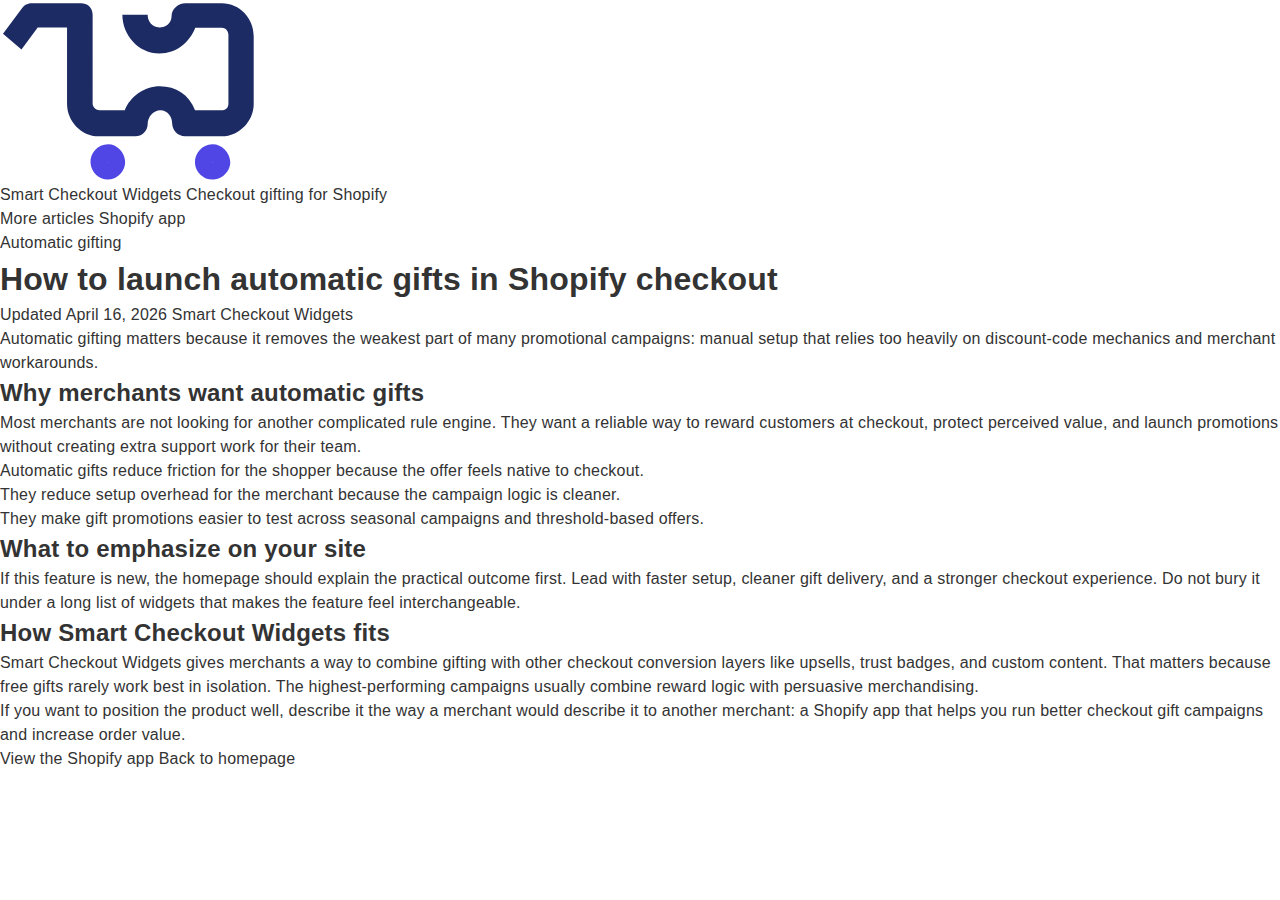
<file: blog/automatic-shopify-checkout-gifts.html>
<!DOCTYPE html>
<html lang="en">
<head>
  <script async src="https://www.googletagmanager.com/gtag/js?id=G-T9GSXKCN10"></script>
  <script>
    window.dataLayer = window.dataLayer || [];
    function gtag(){dataLayer.push(arguments);}
    gtag('js', new Date());
    gtag('config', 'G-T9GSXKCN10');
  </script>
  <meta charset="UTF-8">
  <meta name="viewport" content="width=device-width, initial-scale=1.0">
  <title>How to Launch Automatic Gifts in Shopify Checkout | Smart Checkout Widgets</title>
  <meta name="description" content="Learn how automatic gifts in Shopify checkout reduce friction, simplify merchant setup, and create stronger promotional campaigns.">
  <meta name="robots" content="index,follow">
  <link rel="canonical" href="https://smartcheckoutwidgets.com/blog/automatic-shopify-checkout-gifts.html">
  <meta property="og:title" content="How to Launch Automatic Gifts in Shopify Checkout">
  <meta property="og:description" content="Why automatic gifting is a better checkout promotion workflow for merchants and shoppers.">
  <meta property="og:type" content="article">
  <meta property="og:url" content="https://smartcheckoutwidgets.com/blog/automatic-shopify-checkout-gifts.html">
  <meta property="og:image" content="https://smartcheckoutwidgets.com/images/smart-checkout-gifiting.png">
  <meta name="twitter:card" content="summary_large_image">
  <meta name="twitter:title" content="How to Launch Automatic Gifts in Shopify Checkout">
  <meta name="twitter:description" content="Why automatic gifting is a better checkout promotion workflow for merchants and shoppers.">
  <meta name="twitter:image" content="https://smartcheckoutwidgets.com/images/smart-checkout-gifiting.png">
  <link rel="preconnect" href="https://fonts.googleapis.com">
  <link rel="preconnect" href="https://fonts.gstatic.com" crossorigin>
  <link href="https://fonts.googleapis.com/css2?family=Plus+Jakarta+Sans:wght@400;500;600;700;800&family=Sora:wght@500;600;700;800&display=swap" rel="stylesheet">
  <link rel="stylesheet" href="/style.css">
</head>
<body>
  <header class="site-header">
    <div class="shell nav-shell">
      <a class="brand" href="https://smartcheckoutwidgets.com/">
        <span class="brand-mark"><img src="/images/logo-mark.svg" alt="" width="256" height="183"></span>
        <span class="brand-copy">
          <span class="brand-title">Smart Checkout Widgets</span>
          <span class="brand-subtitle">Checkout gifting for Shopify</span>
        </span>
      </a>
      <div class="nav-actions">
        <a class="btn btn-secondary" href="/blog/">More articles</a>
        <a class="btn btn-primary" href="https://apps.shopify.com/smart-checkout-widgets" target="_blank" rel="noopener noreferrer">Shopify app</a>
      </div>
    </div>
  </header>

  <main>
    <section class="post-hero">
      <div class="shell post-hero-copy">
        <p class="eyebrow">Automatic gifting</p>
        <h1>How to launch automatic gifts in Shopify checkout</h1>
        <div class="meta-row">
          <span>Updated April 16, 2026</span>
          <span>Smart Checkout Widgets</span>
        </div>
      </div>
    </section>

    <section class="shell post-layout">
      <article class="post-content">
        <p>Automatic gifting matters because it removes the weakest part of many promotional campaigns: manual setup that relies too heavily on discount-code mechanics and merchant workarounds.</p>
        <h2>Why merchants want automatic gifts</h2>
        <p>Most merchants are not looking for another complicated rule engine. They want a reliable way to reward customers at checkout, protect perceived value, and launch promotions without creating extra support work for their team.</p>
        <ul>
          <li>Automatic gifts reduce friction for the shopper because the offer feels native to checkout.</li>
          <li>They reduce setup overhead for the merchant because the campaign logic is cleaner.</li>
          <li>They make gift promotions easier to test across seasonal campaigns and threshold-based offers.</li>
        </ul>
        <h2>What to emphasize on your site</h2>
        <p>If this feature is new, the homepage should explain the practical outcome first. Lead with faster setup, cleaner gift delivery, and a stronger checkout experience. Do not bury it under a long list of widgets that makes the feature feel interchangeable.</p>
        <h2>How Smart Checkout Widgets fits</h2>
        <p>Smart Checkout Widgets gives merchants a way to combine gifting with other checkout conversion layers like upsells, trust badges, and custom content. That matters because free gifts rarely work best in isolation. The highest-performing campaigns usually combine reward logic with persuasive merchandising.</p>
        <p>If you want to position the product well, describe it the way a merchant would describe it to another merchant: a Shopify app that helps you run better checkout gift campaigns and increase order value.</p>
        <div class="section-cta">
          <a class="btn btn-primary" href="https://apps.shopify.com/smart-checkout-widgets" target="_blank" rel="noopener noreferrer">View the Shopify app</a>
          <a class="btn btn-secondary" href="/">Back to homepage</a>
        </div>
      </article>
    </section>
  </main>
</body>
</html>
</file>
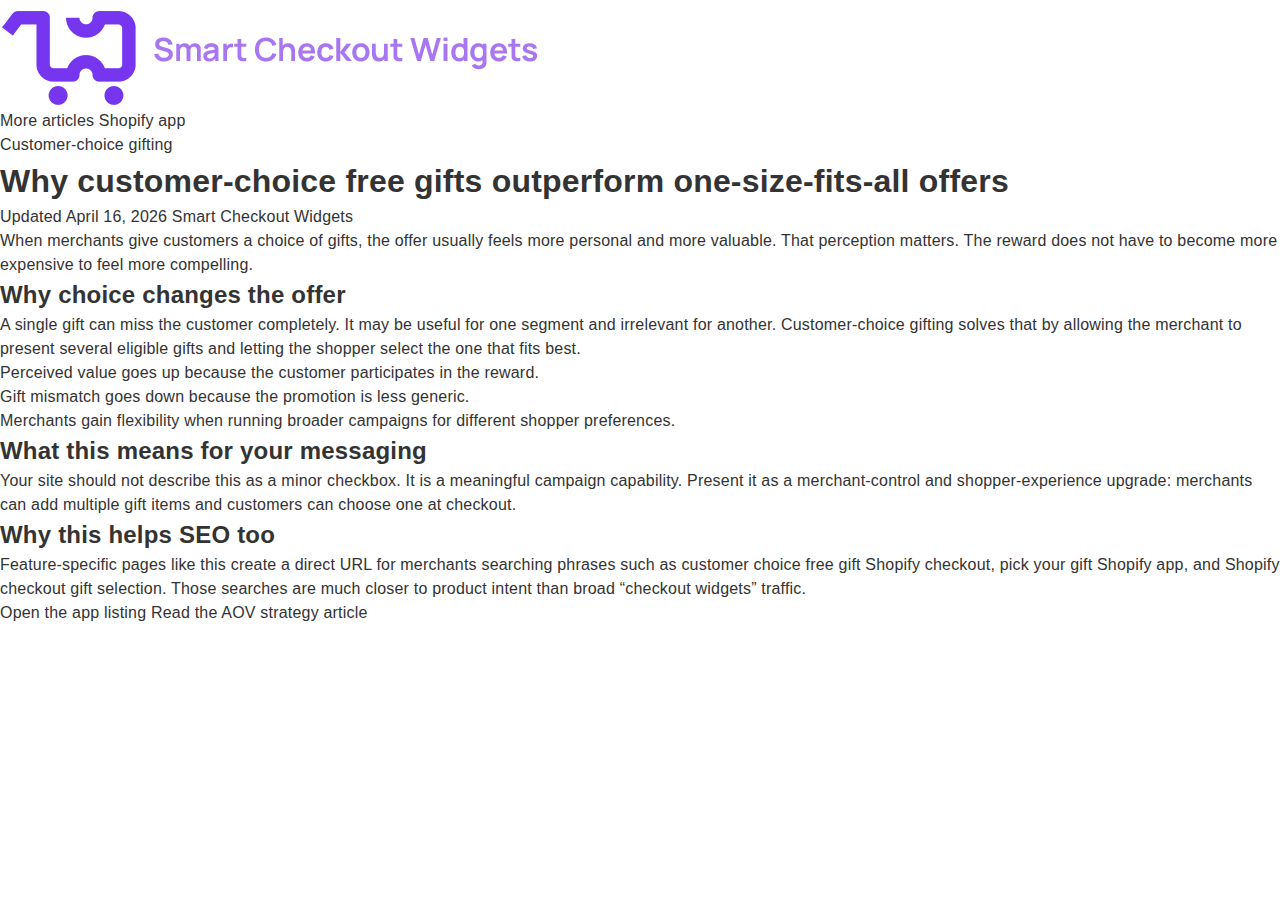
<file: blog/customer-choice-free-gift-shopify-checkout.html>
<!DOCTYPE html>
<html lang="en">
<head>
  <script async src="https://www.googletagmanager.com/gtag/js?id=G-T9GSXKCN10"></script>
  <script>
    window.dataLayer = window.dataLayer || [];
    function gtag(){dataLayer.push(arguments);}
    gtag('js', new Date());
    gtag('config', 'G-T9GSXKCN10');
  </script>
  <meta charset="UTF-8">
  <meta name="viewport" content="width=device-width, initial-scale=1.0">
  <title>Why Customer-Choice Free Gifts Work Better in Shopify Checkout | Smart Checkout Widgets</title>
  <meta name="description" content="Learn why allowing customers to pick their own free gift in Shopify checkout can increase perceived value and improve gifting campaigns.">
  <meta name="robots" content="index,follow">
  <link rel="canonical" href="https://smartcheckoutwidgets.com/blog/customer-choice-free-gift-shopify-checkout.html">
  <meta property="og:title" content="Why Customer-Choice Free Gifts Work Better in Shopify Checkout">
  <meta property="og:description" content="Letting shoppers choose a free gift can make promotions feel more relevant and more valuable.">
  <meta property="og:type" content="article">
  <meta property="og:url" content="https://smartcheckoutwidgets.com/blog/customer-choice-free-gift-shopify-checkout.html">
  <meta property="og:image" content="https://smartcheckoutwidgets.com/images/smart-checkout-gifiting.png">
  <meta name="twitter:card" content="summary_large_image">
  <meta name="twitter:title" content="Why Customer-Choice Free Gifts Work Better in Shopify Checkout">
  <meta name="twitter:description" content="Letting shoppers choose a free gift can make promotions feel more relevant and more valuable.">
  <meta name="twitter:image" content="https://smartcheckoutwidgets.com/images/smart-checkout-gifiting.png">
  <link rel="preconnect" href="https://fonts.googleapis.com">
  <link rel="preconnect" href="https://fonts.gstatic.com" crossorigin>
  <link href="https://fonts.googleapis.com/css2?family=Fraunces:opsz,wght@9..144,600;9..144,700&family=Manrope:wght@400;500;600;700;800&display=swap" rel="stylesheet">
  <link rel="stylesheet" href="/style.css">
</head>
<body>
  <header class="site-header">
    <div class="shell nav-shell">
      <a class="brand" href="https://smartcheckoutwidgets.com/">
        <img src="/images/logo_smartcheckout.png" alt="Smart Checkout Widgets" width="550" height="109">
      </a>
      <div class="nav-actions">
        <a class="btn btn-secondary" href="/blog/">More articles</a>
        <a class="btn btn-primary" href="https://apps.shopify.com/smart-checkout-widgets" target="_blank" rel="noopener noreferrer">Shopify app</a>
      </div>
    </div>
  </header>

  <main>
    <section class="post-hero">
      <div class="shell post-hero-copy">
        <p class="eyebrow">Customer-choice gifting</p>
        <h1>Why customer-choice free gifts outperform one-size-fits-all offers</h1>
        <div class="meta-row">
          <span>Updated April 16, 2026</span>
          <span>Smart Checkout Widgets</span>
        </div>
      </div>
    </section>

    <section class="shell post-layout">
      <article class="post-content">
        <p>When merchants give customers a choice of gifts, the offer usually feels more personal and more valuable. That perception matters. The reward does not have to become more expensive to feel more compelling.</p>
        <h2>Why choice changes the offer</h2>
        <p>A single gift can miss the customer completely. It may be useful for one segment and irrelevant for another. Customer-choice gifting solves that by allowing the merchant to present several eligible gifts and letting the shopper select the one that fits best.</p>
        <ul>
          <li>Perceived value goes up because the customer participates in the reward.</li>
          <li>Gift mismatch goes down because the promotion is less generic.</li>
          <li>Merchants gain flexibility when running broader campaigns for different shopper preferences.</li>
        </ul>
        <h2>What this means for your messaging</h2>
        <p>Your site should not describe this as a minor checkbox. It is a meaningful campaign capability. Present it as a merchant-control and shopper-experience upgrade: merchants can add multiple gift items and customers can choose one at checkout.</p>
        <h2>Why this helps SEO too</h2>
        <p>Feature-specific pages like this create a direct URL for merchants searching phrases such as customer choice free gift Shopify checkout, pick your gift Shopify app, and Shopify checkout gift selection. Those searches are much closer to product intent than broad “checkout widgets” traffic.</p>
        <div class="section-cta">
          <a class="btn btn-primary" href="https://apps.shopify.com/smart-checkout-widgets" target="_blank" rel="noopener noreferrer">Open the app listing</a>
          <a class="btn btn-secondary" href="/blog/shopify-checkout-gift-strategy-aov.html">Read the AOV strategy article</a>
        </div>
      </article>
    </section>
  </main>
</body>
</html>
</file>
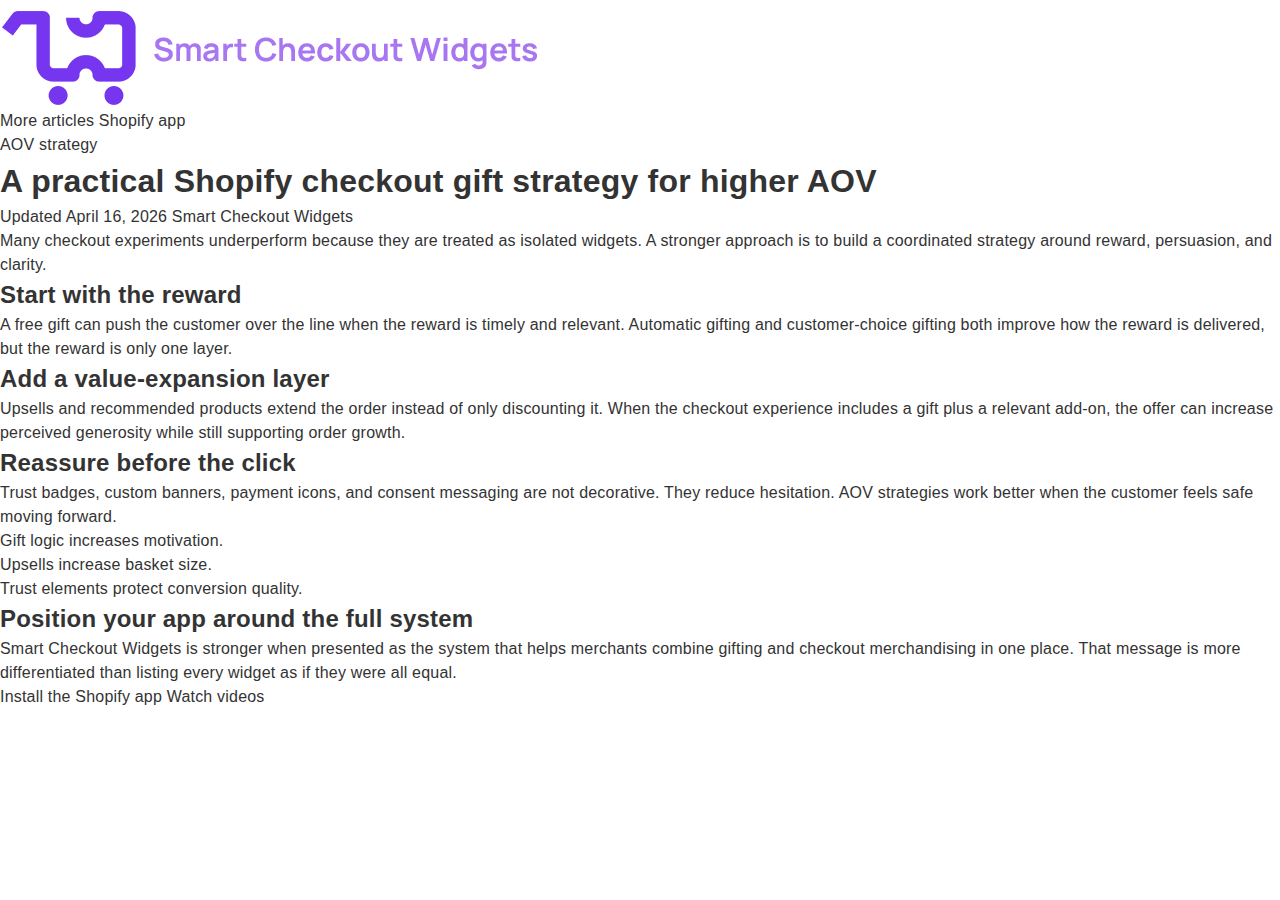
<file: blog/shopify-checkout-gift-strategy-aov.html>
<!DOCTYPE html>
<html lang="en">
<head>
  <script async src="https://www.googletagmanager.com/gtag/js?id=G-T9GSXKCN10"></script>
  <script>
    window.dataLayer = window.dataLayer || [];
    function gtag(){dataLayer.push(arguments);}
    gtag('js', new Date());
    gtag('config', 'G-T9GSXKCN10');
  </script>
  <meta charset="UTF-8">
  <meta name="viewport" content="width=device-width, initial-scale=1.0">
  <title>A Practical Shopify Checkout Gift Strategy for Higher AOV | Smart Checkout Widgets</title>
  <meta name="description" content="Build a Shopify checkout gift strategy that combines free gifts, upsells, and trust signals to improve AOV and conversion quality.">
  <meta name="robots" content="index,follow">
  <link rel="canonical" href="https://smartcheckoutwidgets.com/blog/shopify-checkout-gift-strategy-aov.html">
  <meta property="og:title" content="A Practical Shopify Checkout Gift Strategy for Higher AOV">
  <meta property="og:description" content="Connect gifts, upsells, and trust signals into one checkout strategy instead of isolated tests.">
  <meta property="og:type" content="article">
  <meta property="og:url" content="https://smartcheckoutwidgets.com/blog/shopify-checkout-gift-strategy-aov.html">
  <meta property="og:image" content="https://smartcheckoutwidgets.com/images/upsell-widget.jpg">
  <meta name="twitter:card" content="summary_large_image">
  <meta name="twitter:title" content="A Practical Shopify Checkout Gift Strategy for Higher AOV">
  <meta name="twitter:description" content="Connect gifts, upsells, and trust signals into one checkout strategy instead of isolated tests.">
  <meta name="twitter:image" content="https://smartcheckoutwidgets.com/images/upsell-widget.jpg">
  <link rel="preconnect" href="https://fonts.googleapis.com">
  <link rel="preconnect" href="https://fonts.gstatic.com" crossorigin>
  <link href="https://fonts.googleapis.com/css2?family=Fraunces:opsz,wght@9..144,600;9..144,700&family=Manrope:wght@400;500;600;700;800&display=swap" rel="stylesheet">
  <link rel="stylesheet" href="/style.css">
</head>
<body>
  <header class="site-header">
    <div class="shell nav-shell">
      <a class="brand" href="https://smartcheckoutwidgets.com/">
        <img src="/images/logo_smartcheckout.png" alt="Smart Checkout Widgets" width="550" height="109">
      </a>
      <div class="nav-actions">
        <a class="btn btn-secondary" href="/blog/">More articles</a>
        <a class="btn btn-primary" href="https://apps.shopify.com/smart-checkout-widgets" target="_blank" rel="noopener noreferrer">Shopify app</a>
      </div>
    </div>
  </header>

  <main>
    <section class="post-hero">
      <div class="shell post-hero-copy">
        <p class="eyebrow">AOV strategy</p>
        <h1>A practical Shopify checkout gift strategy for higher AOV</h1>
        <div class="meta-row">
          <span>Updated April 16, 2026</span>
          <span>Smart Checkout Widgets</span>
        </div>
      </div>
    </section>

    <section class="shell post-layout">
      <article class="post-content">
        <p>Many checkout experiments underperform because they are treated as isolated widgets. A stronger approach is to build a coordinated strategy around reward, persuasion, and clarity.</p>
        <h2>Start with the reward</h2>
        <p>A free gift can push the customer over the line when the reward is timely and relevant. Automatic gifting and customer-choice gifting both improve how the reward is delivered, but the reward is only one layer.</p>
        <h2>Add a value-expansion layer</h2>
        <p>Upsells and recommended products extend the order instead of only discounting it. When the checkout experience includes a gift plus a relevant add-on, the offer can increase perceived generosity while still supporting order growth.</p>
        <h2>Reassure before the click</h2>
        <p>Trust badges, custom banners, payment icons, and consent messaging are not decorative. They reduce hesitation. AOV strategies work better when the customer feels safe moving forward.</p>
        <ul>
          <li>Gift logic increases motivation.</li>
          <li>Upsells increase basket size.</li>
          <li>Trust elements protect conversion quality.</li>
        </ul>
        <h2>Position your app around the full system</h2>
        <p>Smart Checkout Widgets is stronger when presented as the system that helps merchants combine gifting and checkout merchandising in one place. That message is more differentiated than listing every widget as if they were all equal.</p>
        <div class="section-cta">
          <a class="btn btn-primary" href="https://apps.shopify.com/smart-checkout-widgets" target="_blank" rel="noopener noreferrer">Install the Shopify app</a>
          <a class="btn btn-secondary" href="/videos.html">Watch videos</a>
        </div>
      </article>
    </section>
  </main>
</body>
</html>
</file>
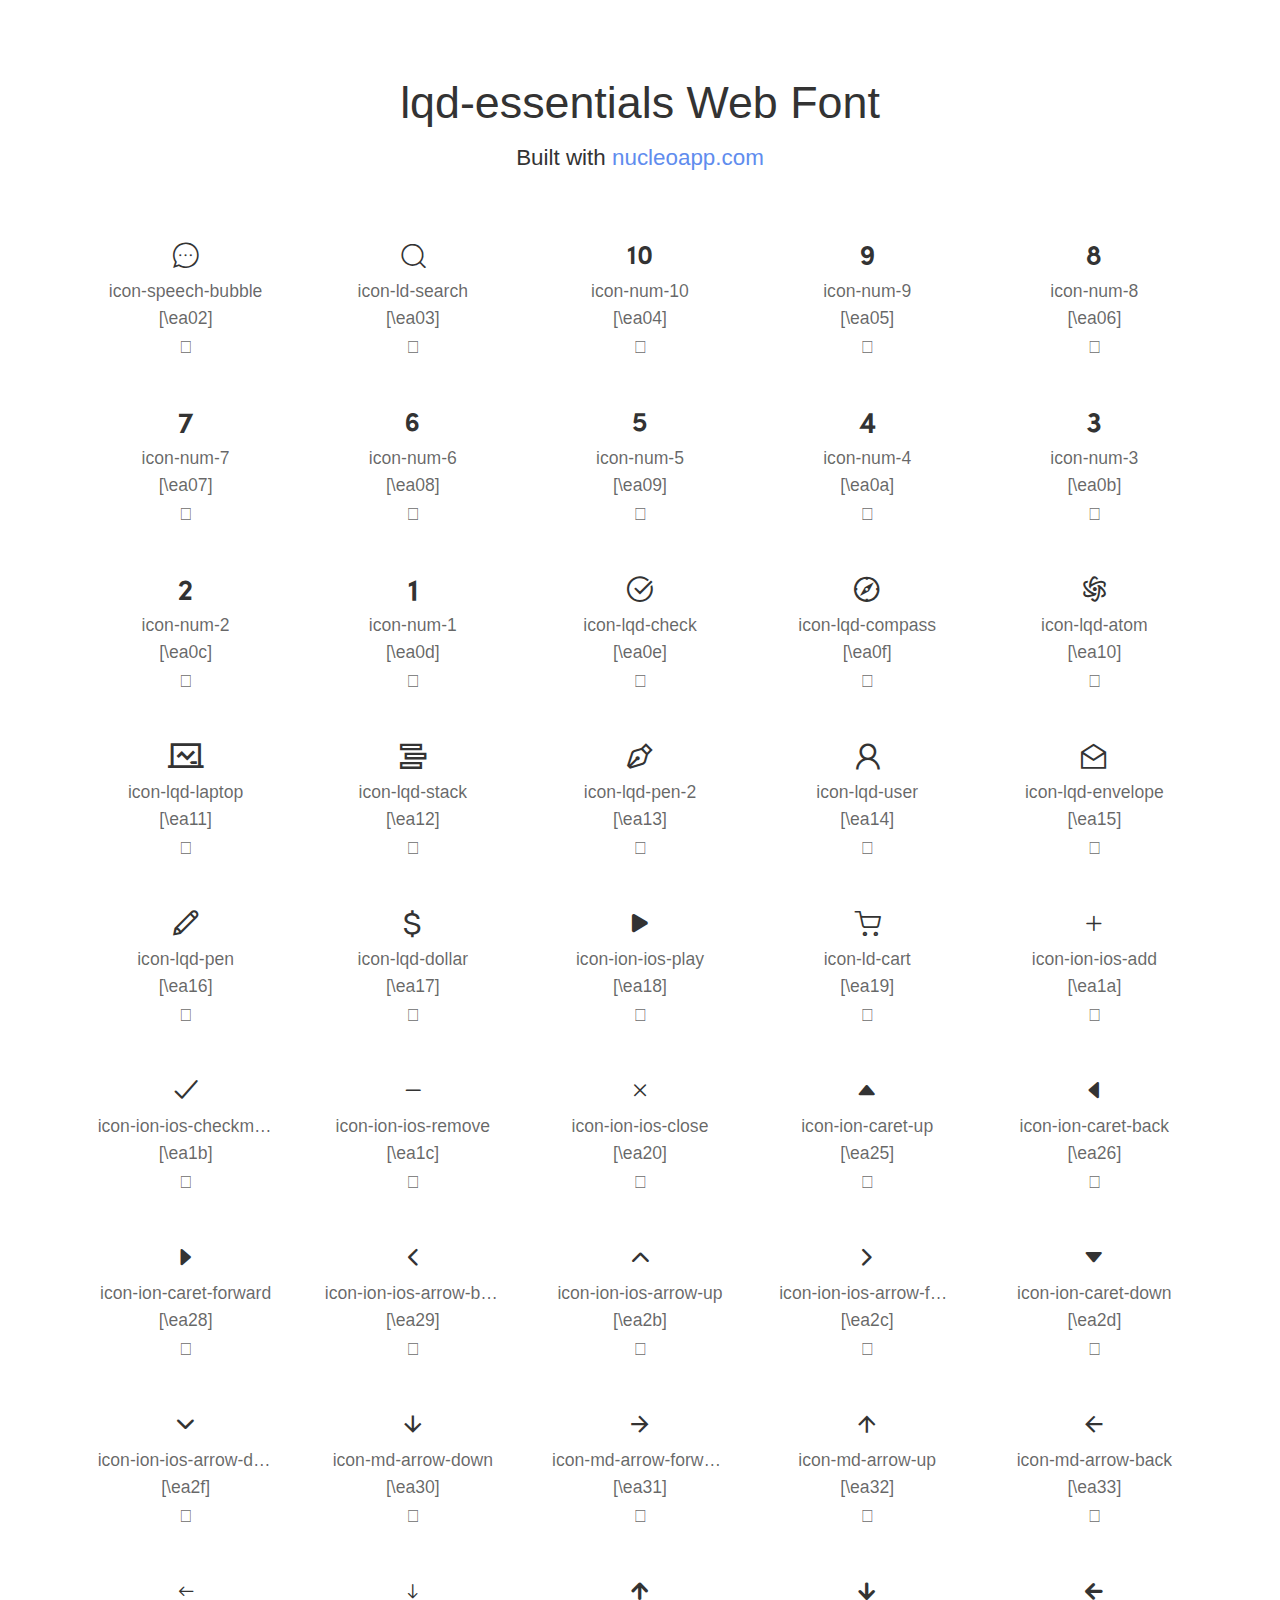
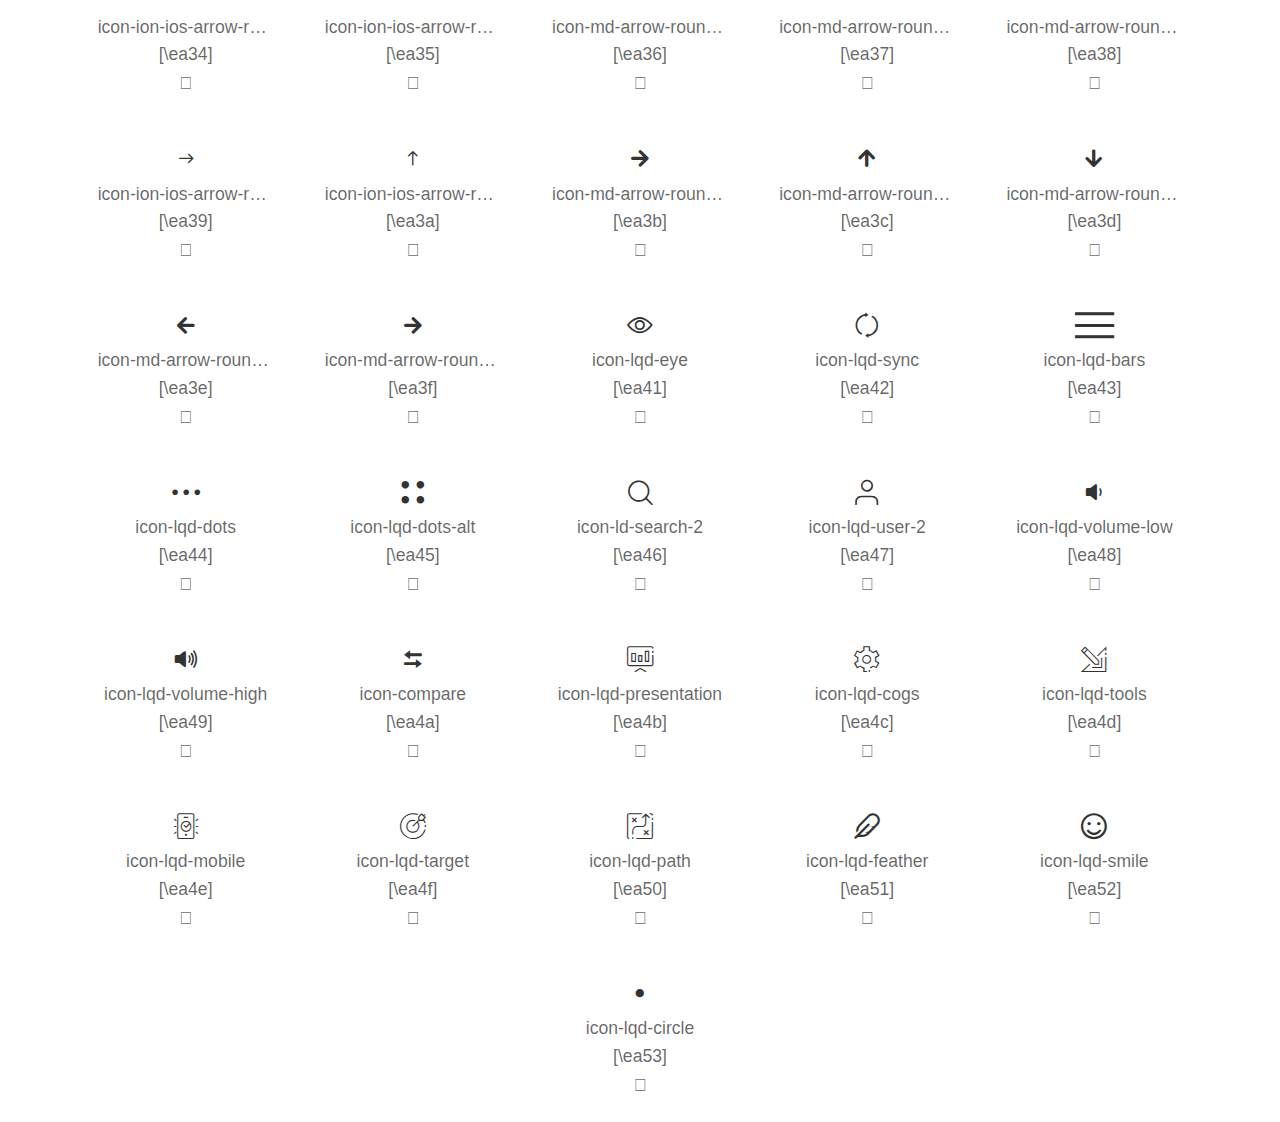
<file: assets/vendors/liquid-icon/lqd-essentials/demo.html>
<!doctype html>
<html lang="en">
<head>
	<meta charset="UTF-8" />
	<meta name="viewport" content="width=device-width, initial-scale=1">
	<link rel="stylesheet" href="demo/css/reset.css"> <!-- CSS reset -->
	<link rel="stylesheet" href="demo/css/style.css">
	<link rel="stylesheet" href="./lqd-essentials.min.css">
	<link rel="shortcut icon" href="demo/favicon.ico">
	<title>lqd-essentials Web Font</title>
</head>
<body>
	<header>
		<h1>lqd-essentials Web Font</h1>
		<p>Built with <a href="https://nucleoapp.com">nucleoapp.com</a></p>
	</header>

	<div id="icons-wrapper">
		<section>
			<ul>

                    <li>
                        <i class="lqd-icn-ess icon-speech-bubble"></i>
                        <p>icon-speech-bubble</p>
                    </li>

                    <li>
                        <i class="lqd-icn-ess icon-ld-search"></i>
                        <p>icon-ld-search</p>
                    </li>

                    <li>
                        <i class="lqd-icn-ess icon-num-10"></i>
                        <p>icon-num-10</p>
                    </li>

                    <li>
                        <i class="lqd-icn-ess icon-num-9"></i>
                        <p>icon-num-9</p>
                    </li>

                    <li>
                        <i class="lqd-icn-ess icon-num-8"></i>
                        <p>icon-num-8</p>
                    </li>

                    <li>
                        <i class="lqd-icn-ess icon-num-7"></i>
                        <p>icon-num-7</p>
                    </li>

                    <li>
                        <i class="lqd-icn-ess icon-num-6"></i>
                        <p>icon-num-6</p>
                    </li>

                    <li>
                        <i class="lqd-icn-ess icon-num-5"></i>
                        <p>icon-num-5</p>
                    </li>

                    <li>
                        <i class="lqd-icn-ess icon-num-4"></i>
                        <p>icon-num-4</p>
                    </li>

                    <li>
                        <i class="lqd-icn-ess icon-num-3"></i>
                        <p>icon-num-3</p>
                    </li>

                    <li>
                        <i class="lqd-icn-ess icon-num-2"></i>
                        <p>icon-num-2</p>
                    </li>

                    <li>
                        <i class="lqd-icn-ess icon-num-1"></i>
                        <p>icon-num-1</p>
                    </li>

                    <li>
                        <i class="lqd-icn-ess icon-lqd-check"></i>
                        <p>icon-lqd-check</p>
                    </li>

                    <li>
                        <i class="lqd-icn-ess icon-lqd-compass"></i>
                        <p>icon-lqd-compass</p>
                    </li>

                    <li>
                        <i class="lqd-icn-ess icon-lqd-atom"></i>
                        <p>icon-lqd-atom</p>
                    </li>

                    <li>
                        <i class="lqd-icn-ess icon-lqd-laptop"></i>
                        <p>icon-lqd-laptop</p>
                    </li>

                    <li>
                        <i class="lqd-icn-ess icon-lqd-stack"></i>
                        <p>icon-lqd-stack</p>
                    </li>

                    <li>
                        <i class="lqd-icn-ess icon-lqd-pen-2"></i>
                        <p>icon-lqd-pen-2</p>
                    </li>

                    <li>
                        <i class="lqd-icn-ess icon-lqd-user"></i>
                        <p>icon-lqd-user</p>
                    </li>

                    <li>
                        <i class="lqd-icn-ess icon-lqd-envelope"></i>
                        <p>icon-lqd-envelope</p>
                    </li>

                    <li>
                        <i class="lqd-icn-ess icon-lqd-pen"></i>
                        <p>icon-lqd-pen</p>
                    </li>

                    <li>
                        <i class="lqd-icn-ess icon-lqd-dollar"></i>
                        <p>icon-lqd-dollar</p>
                    </li>

                    <li>
                        <i class="lqd-icn-ess icon-ion-ios-play"></i>
                        <p>icon-ion-ios-play</p>
                    </li>

                    <li>
                        <i class="lqd-icn-ess icon-ld-cart"></i>
                        <p>icon-ld-cart</p>
                    </li>

                    <li>
                        <i class="lqd-icn-ess icon-ion-ios-add"></i>
                        <p>icon-ion-ios-add</p>
                    </li>

                    <li>
                        <i class="lqd-icn-ess icon-ion-ios-checkmark"></i>
                        <p>icon-ion-ios-checkmark</p>
                    </li>

                    <li>
                        <i class="lqd-icn-ess icon-ion-ios-remove"></i>
                        <p>icon-ion-ios-remove</p>
                    </li>

                    <li>
                        <i class="lqd-icn-ess icon-ion-ios-close"></i>
                        <p>icon-ion-ios-close</p>
                    </li>

                    <li>
                        <i class="lqd-icn-ess icon-ion-caret-up"></i>
                        <p>icon-ion-caret-up</p>
                    </li>

                    <li>
                        <i class="lqd-icn-ess icon-ion-caret-back"></i>
                        <p>icon-ion-caret-back</p>
                    </li>

                    <li>
                        <i class="lqd-icn-ess icon-ion-caret-forward"></i>
                        <p>icon-ion-caret-forward</p>
                    </li>

                    <li>
                        <i class="lqd-icn-ess icon-ion-ios-arrow-back"></i>
                        <p>icon-ion-ios-arrow-back</p>
                    </li>

                    <li>
                        <i class="lqd-icn-ess icon-ion-ios-arrow-up"></i>
                        <p>icon-ion-ios-arrow-up</p>
                    </li>

                    <li>
                        <i class="lqd-icn-ess icon-ion-ios-arrow-forward"></i>
                        <p>icon-ion-ios-arrow-forward</p>
                    </li>

                    <li>
                        <i class="lqd-icn-ess icon-ion-caret-down"></i>
                        <p>icon-ion-caret-down</p>
                    </li>

                    <li>
                        <i class="lqd-icn-ess icon-ion-ios-arrow-down"></i>
                        <p>icon-ion-ios-arrow-down</p>
                    </li>

                    <li>
                        <i class="lqd-icn-ess icon-md-arrow-down"></i>
                        <p>icon-md-arrow-down</p>
                    </li>

                    <li>
                        <i class="lqd-icn-ess icon-md-arrow-forward"></i>
                        <p>icon-md-arrow-forward</p>
                    </li>

                    <li>
                        <i class="lqd-icn-ess icon-md-arrow-up"></i>
                        <p>icon-md-arrow-up</p>
                    </li>

                    <li>
                        <i class="lqd-icn-ess icon-md-arrow-back"></i>
                        <p>icon-md-arrow-back</p>
                    </li>

                    <li>
                        <i class="lqd-icn-ess icon-ion-ios-arrow-round-back"></i>
                        <p>icon-ion-ios-arrow-round-back</p>
                    </li>

                    <li>
                        <i class="lqd-icn-ess icon-ion-ios-arrow-round-down"></i>
                        <p>icon-ion-ios-arrow-round-down</p>
                    </li>

                    <li>
                        <i class="lqd-icn-ess icon-md-arrow-round-up"></i>
                        <p>icon-md-arrow-round-up</p>
                    </li>

                    <li>
                        <i class="lqd-icn-ess icon-md-arrow-round-down"></i>
                        <p>icon-md-arrow-round-down</p>
                    </li>

                    <li>
                        <i class="lqd-icn-ess icon-md-arrow-round-back"></i>
                        <p>icon-md-arrow-round-back</p>
                    </li>

                    <li>
                        <i class="lqd-icn-ess icon-ion-ios-arrow-round-forward"></i>
                        <p>icon-ion-ios-arrow-round-forward</p>
                    </li>

                    <li>
                        <i class="lqd-icn-ess icon-ion-ios-arrow-round-up"></i>
                        <p>icon-ion-ios-arrow-round-up</p>
                    </li>

                    <li>
                        <i class="lqd-icn-ess icon-md-arrow-round-forward"></i>
                        <p>icon-md-arrow-round-forward</p>
                    </li>

                    <li>
                        <i class="lqd-icn-ess icon-md-arrow-round-up-2"></i>
                        <p>icon-md-arrow-round-up-2</p>
                    </li>

                    <li>
                        <i class="lqd-icn-ess icon-md-arrow-round-down-2"></i>
                        <p>icon-md-arrow-round-down-2</p>
                    </li>

                    <li>
                        <i class="lqd-icn-ess icon-md-arrow-round-back-2"></i>
                        <p>icon-md-arrow-round-back-2</p>
                    </li>

                    <li>
                        <i class="lqd-icn-ess icon-md-arrow-round-forward-2"></i>
                        <p>icon-md-arrow-round-forward-2</p>
                    </li>

                    <li>
                        <i class="lqd-icn-ess icon-lqd-eye"></i>
                        <p>icon-lqd-eye</p>
                    </li>

                    <li>
                        <i class="lqd-icn-ess icon-lqd-sync"></i>
                        <p>icon-lqd-sync</p>
                    </li>

                    <li>
                        <i class="lqd-icn-ess icon-lqd-bars"></i>
                        <p>icon-lqd-bars</p>
                    </li>

                    <li>
                        <i class="lqd-icn-ess icon-lqd-dots"></i>
                        <p>icon-lqd-dots</p>
                    </li>

                    <li>
                        <i class="lqd-icn-ess icon-lqd-dots-alt"></i>
                        <p>icon-lqd-dots-alt</p>
                    </li>

                    <li>
                        <i class="lqd-icn-ess icon-ld-search-2"></i>
                        <p>icon-ld-search-2</p>
                    </li>

                    <li>
                        <i class="lqd-icn-ess icon-lqd-user-2"></i>
                        <p>icon-lqd-user-2</p>
                    </li>

                    <li>
                        <i class="lqd-icn-ess icon-lqd-volume-low"></i>
                        <p>icon-lqd-volume-low</p>
                    </li>

                    <li>
                        <i class="lqd-icn-ess icon-lqd-volume-high"></i>
                        <p>icon-lqd-volume-high</p>
                    </li>

                    <li>
                        <i class="lqd-icn-ess icon-compare"></i>
                        <p>icon-compare</p>
                    </li>

                    <li>
                        <i class="lqd-icn-ess icon-lqd-presentation"></i>
                        <p>icon-lqd-presentation</p>
                    </li>

                    <li>
                        <i class="lqd-icn-ess icon-lqd-cogs"></i>
                        <p>icon-lqd-cogs</p>
                    </li>

                    <li>
                        <i class="lqd-icn-ess icon-lqd-tools"></i>
                        <p>icon-lqd-tools</p>
                    </li>

                    <li>
                        <i class="lqd-icn-ess icon-lqd-mobile"></i>
                        <p>icon-lqd-mobile</p>
                    </li>

                    <li>
                        <i class="lqd-icn-ess icon-lqd-target"></i>
                        <p>icon-lqd-target</p>
                    </li>

                    <li>
                        <i class="lqd-icn-ess icon-lqd-path"></i>
                        <p>icon-lqd-path</p>
                    </li>

                    <li>
                        <i class="lqd-icn-ess icon-lqd-feather"></i>
                        <p>icon-lqd-feather</p>
                    </li>

                    <li>
                        <i class="lqd-icn-ess icon-lqd-smile"></i>
                        <p>icon-lqd-smile</p>
                    </li>

                    <li>
                        <i class="lqd-icn-ess icon-lqd-circle"></i>
                        <p>icon-lqd-circle</p>
                    </li>

				<!-- list of icons here with the proper class-->
			</ul>
		</section>
	</div>
<script>
    function SelectText(element) {
	    var doc = document
	        , text = element
	        , range, selection;
	    if (doc.body.createTextRange) {
	        range = document.body.createTextRange();
	        range.moveToElementText(text);
	        range.select();
	    } else if (window.getSelection) {
	        selection = window.getSelection();
	        range = document.createRange();
	        range.selectNodeContents(text);
	        selection.removeAllRanges();
	        selection.addRange(range);
	    }
	}
    window.onload = function() {
    	var iconsWrapper = document.getElementById('icons-wrapper'),
    		listItems = iconsWrapper.getElementsByTagName('li');
        for (var i = 0; i < listItems.length; i++) {
		    listItems[i].onclick  = function fun(event) {
		    	var selectedTagName = event.target.tagName.toLowerCase();
		    	if( selectedTagName == 'p' || selectedTagName == 'em' ) {
		    		SelectText(event.target);
		    	} else if( selectedTagName == 'input' ) {
		    		event.target.setSelectionRange(0, event.target.value.length);
		    	}
		    }

		    var beforeContentChar = window.getComputedStyle(listItems[i].getElementsByTagName('i')[0], '::before').getPropertyValue('content').replace(/'/g, "").replace(/"/g, ""),
		    	beforeContent = beforeContentChar.codePointAt(0).toString(16);
		    var beforeContentElement = document.createElement("em");
		    beforeContentElement.textContent = "\\"+beforeContent;
		    listItems[i].appendChild(beforeContentElement);

		    //create input element to copy/paste chart
		    var charCharac = document.createElement('input');
		    charCharac.setAttribute('type', 'text');
		    charCharac.setAttribute('maxlength', '1');
		    charCharac.setAttribute('readonly', 'true');
		    charCharac.setAttribute('value', beforeContentChar);
		    listItems[i].appendChild(charCharac);
		}
    }
</script>
</body>
</html>
</file>
<file: assets/css/demo/start-hub-3/base.css>
/* ***** Global ***** */
:root {
	--lqd-container-width: 1140px;
	--lqd-container-width-sm: 100%;
	--lqd-container-width-md: 100%;
	--bs-gutter-x: 20px;
	--lqd-row-gutter-y: 20px;
	--lqd-row-gutter-x: 20px;
	
	--lqd-color-primary: #032A3E;
	--lqd-color-accent: #45485F;
	--lqd-color-purple-500: #7A25FF;
	--lqd-color-darkpurple: #330C60;
	--lqd-color-green-500: #00CB99;
	--lqd-color-darkpink: #671E3F;
	--lqd-badge-color: #f36861;
	--lqd-color-dark: #292929;
	--lqd-color-gradient-start: #007fff;
	--lqd-color-gradient-stop: #ff4d54;
	--lqd-color-purple-100: #F4EDFF;
	--lqd-color-brown-300: #F5DBB8;
	--lqd-color-brown-500: #A25139;
	--lqd-color-blue-100: #F2FDFF;
	--lqd-color-blue-200: #E7F3FF;
	--lqd-color-blue-300: #00BCF1;
	--lqd-color-blue-500: #3481D9;
	--lqd-color-blue-600: #283C62;
	--lqd-color-blue-700: #0152c5;
	--lqd-color-gray-100: #F7F7F8;
	--lqd-color-gray-400: #8e929b;
	--lqd-color-gray-700: #22272F;
	--lqd-color-gray-900: #1C1C1C;
	--lqd-color-green-100: #E1F2E6;
	--lqd-color-slate-100: rgba(116, 159, 239, 0.2);
	--lqd-color-slate-200: rgba(128, 130, 145, 0.77);
	--lqd-color-slate-300: #f4f7ff;
	--lqd-color-slate-400: #4B6E84;
	--lqd-color-slate-600: #225469;
	--lqd-color-orange-100: #F0EBE7;
	--lqd-color-pink-100: #FFD3D3;
	--lqd-color-purple-200: #F0EBFF;
	--lqd-color-purple-400: #a876f1;
	--lqd-color-purple-500: #3700CB;
	--lqd-color-red-200: #FFE6F9;
	--lqd-color-red-500: #A0124F;
	--lqd-color-red-700: #c50101;
	--lqd-color-yellow-100: #EDEBE2;
	--lqd-color-yellow-500: #c59801;
	--lqd-body-text-color: #737588;
	--lqd-color-blue-900: #000645;

	--lqd-text-font-family: 'Rubik', sans-serif;
	--lqd-text-font-size: 13px;
	--lqd-accent-font-family: var(--lqd-text-font-family);
	--lqd-accent-font-size: 16px;
	--lqd-accent-line-height: 2em;

	--lqd-body-font-family: 'Be Vietnam Pro', sans-serif;
	--lqd-body-font-size: 16px;
	--lqd-body-font-weight: 400;
	--lqd-body-line-height: 22px;

	--lqd-heading-color: var(--lqd-color-accent);
	--lqd-heading-font-family: var(--lqd-text-font-family);
	--lqd-heading-font-weight: 600;
	--lqd-heading-line-height: 1.2em;
	--lqd-h1-font-size: 65px;
	--lqd-h1-line-height: 57px;
	--lqd-h1-letter-spacing: -1.96px;
	--lqd-h2-font-size: 40px;
	--lqd-h2-line-height: 1.1em;
	--lqd-h2-letter-spacing: -0.5px;
	--lqd-h3-font-size: 36px;
	--lqd-h4-font-size: 32px;
	--lqd-h5-font-size: 20px;
	--lqd-h6-font-size: 17px;

	--lqd-cc-bc: var(--lqd-color-primary);
	--lqd-cc-bg: var(--lqd-color-primary);
	--lqd-cc-size-outer: 35px;
	--lqd-cc-size-inner: 7px;
	--lqd-cc-bw: 1px;
	--lqd-cc-br: calc(var(--lqd-cc-size-outer) / 2);
	--lqd-cc-active-bc: var(--lqd-color-primary);
	--lqd-cc-active-bg: var(--lqd-color-primary);
	--lqd-cc-active-bw: 1px;
	--lqd-cc-active-circle-color: #fff;
	--lqd-cc-active-circle-txt: #000;
}

/* ***** Button ***** */
button,
input[type="button"],
input[type="submit"],
.btn {
	font-family: var(--lqd-text-font-family);
}

/* ***** Main Header ***** */
.main-header .lqd-hide-onstuck {
	background-size: 91px auto;
}

.main-header .lqd-hide-onstuck a:before {
	background-color: #fff;
}

.social-icon:hover {
	opacity: .9;
	color: #fff;
}

.main-header .module-primary-nav a:hover,
.main-header .module-primary-nav li.is-active,
.social-icon:hover i {
	color: #000;
}

.main-header.is-stuck .module-logo {
	padding-top: 18px;
	padding-inline-end: 0;
	padding-bottom: 18px;
	padding-inline-start: 0;
}

.bg-blue-900 {
    background-color: var(--lqd-color-blue-900);
}

@media (max-width: 1199px) {
	.main-header .module-primary-nav .navbar-collapse {
		margin-right: 50px;
	}
}

/* ***** Sticky Bar ***** */
.main-header .lqd-stickybar-left .btn:before {
	background: #000000;
}

/* ***** Mobile Header ***** */
@media (max-width: 767px) {
	.main-header .lqd-mobile-sec .navbar-brand img {
		max-width: 250px;
	}
}

/* ***** Main Footer ***** */
.main-footer .module-bg {
	background-position: 50% 100px;
}

.main-footer .module-icon-bg-1,
.main-footer .module-icon-bg-5 {
	background-color: rgba(112, 112, 112, 0.2);
}

.main-footer .module-icon-bg-2,
.main-footer .module-icon-bg-4 {
	background-color: rgba(112, 112, 112, 0.5);
}

.main-footer .module-icon-bg-3 {
	background-color: #707070;
}

@media (max-width: 1199px) {
	.main-footer .module-bg {
		padding: 70px 40px 50px 40px;
	}

	.main-footer .footer-info {
		padding-top: 20px;
	}

	.footer-content .module-last {
		margin-top: 50px;
	}

	.footer-menu .module-last {
		margin-top: 30px;
	}

	.footer-info .module-social,
	.footer-info .module-copyright {
		padding: 10px 0;
	}
}

@media (max-width: 767px) {
	.main-footer .module-bg {
		padding: 40px 20px;
	}

	.footer-menu .module-third,
	.footer-menu .module-last {
		margin-top: 20px;
	}
}
</file>
<file: assets/css/demo/start-hub-3/start-hub-3.css>
/* ***** Banner ***** */
.banner .btn-solid {
	--btn-pt: 16px;
	--btn-pe: 31px;
	--btn-pb: 16px;
	--btn-ps: 31px;
	--icon-mt: 0;
	--icon-me: 18px;
	--icon-mb: 0;
	--icon-ms: 0;
}

.banner .btn-icon-right {
	--icon-mt: 2px;
	--icon-ms: 10px;
}

.banner .btn-txt small {
	font-size: 9px;
}

.banner .lqd-imggrp-single[data-float] {
	--float-animate-to: 1%;
}

@media (max-width: 1199px) {
	.banner {
		padding: 40px 40px 0 40px;
	}

	.banner .ld-fancy-heading p {
		padding: 0 15%;
	}

	.banner .module-img {
		margin-top: 50px;
	}
}

@media (max-width: 767px) {
	.banner {
		padding: 20px 20px 180px 20px;
	}

	.banner .ld-fancy-heading p {
		padding: 0;
	}

	.banner .btn-icon-right {
		margin: 20px 30px 0 30px;
	}
}

/* ***** Fixed Navigation ***** */
.fixed-navigation {
	border-radius: 55px 55px 0 0;
}

.fixed-navigation .lqd-fancy-menu>.reset-ul>li>a:hover,
.fixed-navigation .lqd-fancy-menu li.is-active>a {
	color: #FFFFFF;
	background: var(--lqd-color-primary);
}

/* ***** Clients ***** */
.clients .lqd-imggrp-single:hover {
	opacity: 0.7;
}

@media (max-width: 1199px) {
	.clients {
		padding: 50px 40px;
	}

	.clients .module-img {
		margin: 30px 0;
	}
}

@media (max-width: 767px) {
	.clients {
		padding: 40px 20px;
	}
}

/* ***** Features ***** */
.features .lqd-iconbox-scale:hover {
	transform: scale(1.1);
	background-color: #fff;
	box-shadow: 0px 20px 70px 0px rgb(0 0 0 / 10%);
}

.features .iconbox-side .iconbox-icon-wrap {
	margin-inline-end: 24px;
}

.features .lqd-iconbox-scale:hover .iconbox-heading-arrow-onhover h3 svg {
	opacity: 1;
	transform: translateX(.5em);
}

.features .iconbox h3 {
	margin: 0 0 20px;
}

@media (max-width: 1199px) {
	.features {
		padding: 100px 20px;
	}

	.features .lqd-iconbox-scale {
		margin: 0 0 20px 0;
	}

	.features .col-12:first-child .d-flex {
		margin: 0 0 30px 20px;
	}
}

@media (max-width: 767px) {
	.features {
		padding: 40px 0;
	}

	.features .lqd-iconbox-scale {
		margin: 0 0 20px;
	}
}

/* ***** Payments ***** */
.payments .iconbox:last-child .iconbox-icon-wrap:before {
	height: 0;
}

.payments .module-icon-1 {
	left: -7px;
}

.payments .module-icon-2 {
	left: 229px;
}

.payments .module-icon-3 {
	left: 36px;
}

.payments .module-icon-4 {
	left: 411px;
}

.payments .module-icon-5 {
	left: 180px;
}

.payments .module-icon-6 {
	left: 351px;
}

.payments .lqd-imggrp-single[data-float] {
	--float-animate-from: 0;
	--float-animate-to: 1%;
	--float-animation-ease: ease-in-out;
}

.payments .iconbox-circle:hover .iconbox-icon-container {
	color: #F2FDFF;
	background-color: #00BFF1;
}

@media (max-width: 1199px) {
	.payments {
		padding: 50px 40px;
	}
}

@media (max-width: 767px) {
	.payments {
		padding: 40px 20px;
	}
}

/* ***** Carousel Text LG ***** */
.carousel-text-lg .carousel-item-content {
	font-size: 12vw;
}

.carousel-text-lg .carousel-item-content>* {
	white-space: nowrap;
}

.carousel-text-lg .module-title-top h2 {
	background: linear-gradient(to right, #CCD0FB, #CCD0FB, #4452F2);
	background-clip: text;
	-webkit-background-clip: text;
	-webkit-text-fill-color: transparent;
}

.carousel-text-lg .module-title-bottom h2 {
	-webkit-text-stroke-color: #000;
	-webkit-text-stroke-width: 1px;
}

@media (max-width: 767px) {
	.carousel-text-lg .carousel-item-content {
		font-size: 17vw;
	}
}

/* ***** Solutions ***** */
.solutions .lqd-section-scroll-dots {
	flex-direction: column;
}

.solutions .lqd-section-scroll-dot {
	justify-content: center;
	align-items: center;
	border-radius: 50em;
}

.solutions .lqd-overlay {
	display: block;
}

.solutions .module-img-1 .block-revealer__element {
	background-color: #F0EBFF;
}

.solutions .module-img-2 .block-revealer__element {
	background-color: #EBF3FF;
}

.solutions .module-img-3 .block-revealer__element {
	background-color: #FFEBEB;
}

@media (max-width: 1199px) {
	.solutions {
		padding: 40px;
	}

	.solutions .lqd-section-scroll-inner {
		margin-top: 50px;
		margin-bottom: 50px;
	}

	.solutions .module-col {
		padding: 10px;
	}
}

@media (max-width: 767px) {
	.solutions {
		padding: 40px 20px;
	}
}

/* ***** Subscribe ***** */
.subscribe>.container {
	max-width: 850px;
}

.subscribe .module-lines {
	--divider-border-style: solid;
	--divider-border-width: 4px;
	margin-top: -18px;
}

.subscribe .module-lines .divider:first-child {
	--divider-color: #F69F29;
}

.subscribe .module-lines .divider:nth-child(2) {
	--divider-color: #B469FF;
}

.subscribe .module-lines .divider:nth-child(3) {
	--divider-color: #FFC221;
}

.subscribe .module-lines .divider:last-child {
	--divider-color: #30C469;
}

.subscribe .lqd-shape-top svg {
	width: calc(300% + 1.3px);
}

@media (max-width: 1199px) {
	.subscribe {
		padding: 0 20px 50px 20px;
	}
}

@media (max-width: 767px) {
	.subscribe .module-section {
		padding: 20px;
	}
}

/* ***** Tab Box ***** */
.tab-box .lqd-tabs-nav {
	--icon-size: 1em;
}

.tab-box .lqd-tabs .lqd-tabs-nav li a.active,
.tab-box .lqd-tabs-style-5 .lqd-tabs-nav a:after {
	background-color: transparent;
	background-image: linear-gradient(180deg, rgb(234, 244, 243) 0%, rgb(255, 255, 255) 100%);
}

.tab-box .lqd-tabs-nav>li>a,
.tab-box .lqd-tabs-nav .h3,
.tab-box .lqd-tabs-nav>li>a .lqd-tabs-nav-txt {
	font-family: var(--lqd-accent-font-family), Sans-serif;
	font-size: var(--lqd-accent-font-size);
	line-height: var(--lqd-accent-line-height);
	letter-spacing: var(--lqd-accent-letter-spacing);
	word-spacing: var(--lqd-accent-word-spacing);
}

.tab-box .lqd-tabs .lqd-tabs-nav li a.active {
	color: #35399F;
}

.lqd-tabs-style-13 .lqd-tabs-nav li a.active .lqd-tabs-nav-ext {
	display: block;
	color: var(--lqd-body-text-color);
}

.tab-box .lqd-tabs .lqd-tabs-nav .lqd-tabs-nav-ext {
	font-family: var(--lqd-body-font-family);
	font-size: 15px;
	font-weight: 400;
	line-height: 22px;
}

.tab-box .lqd-counter-element {
	margin-bottom: .3em;
	font-size: 51px;
}

@media (max-width: 1199px) {
	.tab-box {
		padding: 50px 40px;
	}

	.tab-box .module-clients {
		margin-top: 30px;
		margin-right: 100px;
	}
}

@media screen and (max-width: 768px) {
	.lqd-tabs-style-13 {
		flex-direction: column-reverse !important;
	}
}

@media (max-width: 767px) {
	.tab-box {
		padding: 40px 20px;
	}

	.tab-box .module-clients {
		margin-top: 30px;
		margin-right: 0;
	}

	.tab-box .lqd-counter-element {
		font-size: 12vw;
	}
}

/* ***** Pricing ***** */

/* ***** Testimonials ***** */
.testimonials .module-slider {
	max-width: 470px;
}

.testimonials .lqd-shape-top svg {
	width: calc(300% + 1.3px);
	height: 100px;
	transform: translateX(-50%) rotateY(180deg);
}

.testimonials .module-shape-1 {
	right: 10%;
}

.testimonials .module-shape-2 {
	left: 10%;
}

.testimonials .module-shape-3 {
	left: 66%;
}

.testimonials .carousel-nav {
	top: auto;
	bottom: 80px;
}

.testimonials .carousel-nav .flickity-button {
	color: #0E524A;
	background: transparent;
}

.testimonials .carousel-nav .flickity-button svg {
	fill: #0E524A;
}

.testimonials .carousel-nav .flickity-button.previous {
	left: -100px;
}

.testimonials .carousel-nav .flickity-button.next {
	right: -100px;
}

@media (max-width: 1199px) {
	.testimonials .module-shape-1 {
		right: -31px;
	}
}

/* ***** Faq ***** */
.faq .accordion-item.active .accordion-title a {
	color: #000000;
	background-color: #FFFFFF;
}

@media (max-width: 1199px) {
	.faq {
		padding: 50px 40px;
	}
}

@media (max-width: 767px) {
	.faq {
		padding: 40px 20px;
	}
}

/* ***** Blog ***** */
.blog .lqd-shape-top svg {
	width: calc(300% + 1.3px);
}

.blog .iconbox h3 {
	display: flex;
}

.blog .module-color,
.blog .module-color-1 {
	--lqd-color-primary: var(--lqd-color-blue-700);
}

.blog .module-color-2 {
	--lqd-color-primary: var(--lqd-color-green-500);
}

.blog .module-color-3 {
	--lqd-color-primary: var(--lqd-color-red-700);
}

.blog .module-color-4 {
	--lqd-color-primary: var(--lqd-color-yellow-500);
}

@media (max-width: 1199px) {
	.blog {
		padding: 0 40px 50px 40px;
	}
}

@media (max-width: 767px) {
	.blog {
		padding: 0 20px;
	}
}
</file>
<file: assets/css/demo/software.css>
/* ***** Global ***** */
:root {
	--lqd-container-width-md: 970px;
	--lqd-container-width-sm: 750px;
	--lqd-row-gutter-x: 30px;
	--lqd-row-gutter-y: 0;

	--lqd-color-primary: #7635ee;
	--lqd-color-gradient-start: var(--lqd-color-primary);
	--lqd-color-gradient-stop: var(--lqd-color-primary);
	--lqd-color-blue-300: #8fe8f2;
	--lqd-color-blue-100: rgba(96, 120, 255, 0.28);
	--lqd-color-blue-200: rgba(96, 120, 255, 0.21);
	--lqd-color-blue-500: #2865fa;
	--lqd-color-blue-600: #0a5373;
	--lqd-color-blue-700: #203152;
	--lqd-color-blue-900: #112446;
	--lqd-color-green-100: rgba(64, 202, 117, 0.19);
	--lqd-color-green-200: rgba(64, 202, 117, 0.28);
	--lqd-color-green-900: #373c36;
	--lqd-color-red-100: rgba(242, 120, 96, 0.26);
	--lqd-color-red-200: rgba(242, 120, 96, 0.25);
	--lqd-color-gray-100: #eef3f9;
	--lqd-color-gray-500: #7a7a7a;
	--lqd-color-gray-700: #26262b;
	--lqd-color-sky-100: rgba(13, 135, 231, 0.25);
	--lqd-color-sky-200: rgba(13, 135, 231, 0.27);
	--lqd-color-slate-100: rgba(17, 36, 70, 0.04);
	--lqd-color-slate-600: #313f58;
	--lqd-color-purple-50: rgba(118, 53, 238, 0.09);
	--lqd-color-purple-100: rgba(139, 52, 245, 0.25);
	--lqd-color-purple-200: rgba(139, 52, 245, 0.29);
	--lqd-color-purple-500: #6e2380;
	--lqd-color-purple-700: #4a2170;
	--lqd-color-red-500: #e76c6c;
	--lqd-body-text-color: #525f7f;
	--lqd-color-yellow-100: rgba(232, 178, 104, 0.26);
	--lqd-color-yellow-200: rgba(232, 178, 104, 0.32);

	--lqd-body-font-family: 'Be Vietnam Pro', sans-serif;
	--lqd-body-font-weight: 400;
	--lqd-body-line-height: 1.8em;
	--lqd-body-font-size: 16px;

	--lqd-heading-font-family: 'Nunito', sans-serif;
	--lqd-heading-font-weight: 700;
	--lqd-heading-line-height: 1.2em;
	--lqd-heading-color: #112446;
	--lqd-h1-font-size: 48px;
	--lqd-h2-font-size: 42px;
	--lqd-h3-font-size: 34px;
	--lqd-h4-font-size: 28px;
	--lqd-h5-font-size: 20px;
	--lqd-h5-color: var(--lqd-color-primary);
	--lqd-h6-font-size: 16px;
	--lqd-h6-color: var(--lqd-color-primary);
	--lqd-h6-line-height: 1.2em;

	--lqd-cc-bc: var(--lqd-color-primary);
	--lqd-cc-bg: var(--lqd-color-primary);
	--lqd-cc-size-outer: 35px;
	--lqd-cc-size-inner: 7px;
	--lqd-cc-bw: 1px;
	--lqd-cc-br: calc(var(--lqd-cc-size-outer) / 2);
	--lqd-cc-active-bc: var(--lqd-color-primary);
	--lqd-cc-active-bg: var(--lqd-color-primary);
	--lqd-cc-active-bw: 1px;
	--lqd-cc-active-circle-color: #fff;
	--lqd-cc-active-arrow-color: #fff;
}

.ld-fancy-heading .lqd-highlight .lqd-highlight-inner {
	height: 0.375em;
}

/* ***** Main Header ***** */
.main-header .btn-solid {
	--btn-pt: 0;
	--btn-pe: 0.5em;
	--btn-pb: 0;
	--btn-ps: 0.5em;
}

.main-header .main-nav {
	--lqd-menu-items-top-padding: 5px;
	--lqd-menu-items-right-padding: 32px;
	--lqd-menu-items-bottom-padding: 5px;
	--lqd-menu-items-left-padding: 32px;
}

.is-stuck .lqd-head-sec-wrap {
	background: rgb(255, 255, 255);
}

/* Lity Modal */
@media (max-width: 1199px) {
	.lity-modal .module-content {
  		padding: 10px;
	}
	.lity-modal .ld-fancy-heading h2 {
		font-size: 84px;
		line-height: 0.75em;
	}
}
@media (max-width: 991px) {
	.lity-modal .ld-fancy-heading h2 {
		font-size: 48px;
	}
}

/* ***** Banner ***** */
.banner .module-btn-solid:hover {
	background-color: #4a2170;
	border-color: #4a2170;
	color: #ffffff;
}

.banner .module-btn-solid:hover .btn-icon {
	color: #ffffff;
}

.banner .module-btn-solid:hover .btn-icon:before {
	background: rgba(255, 255, 255, 0.15);
}

.banner .lqd-imggrp-single[data-hover3d] {
	perspective: 1200px;
}

.banner .btn-icon-sep .btn-icon {
	padding-inline-start: .909em;
	margin-inline-start: .909em;
}

.banner .btn-icon-solid.btn-icon-left .btn-txt+.btn-icon,
.banner .btn-icon-bordered.btn-icon-left .btn-txt+.btn-icon {
	margin-inline-start: 0;
	margin-inline-end: 20px;
}

@media (max-width: 1199px) {
	.banner .module-tablet {
		margin-right: -45%;
	}

	.banner .module-phone {
		bottom: -50%;
		left: -25%;
	}
}

@media (max-width: 991px) {
	.banner {
		padding-top: 60px;
		padding-bottom: 60px;
	}

	.banner .module-tablet {
		margin-top: -2vw;
		margin-right: -20vw;
	}

	.banner .module-phone {
		bottom: -10vw;
		left: -12vw;
	}
}

@media screen and (min-width: 576px) and (max-width: 768px) {
	.banner .module-order {
		order: -1;
	}
}

@media screen and (max-width: 768px) {
	.banner .lqd-shape {
		max-height: 120px;
	}
}

@media (max-width: 767px) {
	.banner .ld-fancy-heading h1 {
		font-size: 60px;
	}
}

/* ***** Clients ***** */
@media (max-width: 991px) {
	.clients .carousel-items {
		margin-right: -35px;
		margin-left: -35px;
	}

	.clients .carousel-item {
		padding-right: 35px;
		padding-left: 35px;
	}
}

@media (max-width: 767px) {

	.banner .one-row_top_divider,
	.banner .one-row_bottom_divider {
		max-height: 120px;
	}

	.clients .carousel-items {
		margin-right: -20px;
		margin-left: -20px;
	}

	.clients .carousel-item {
		width: 50%;
		padding-right: 20px;
		padding-left: 20px;
	}
}

/* ***** Features ***** */
.features .module-purple .iconbox-icon-container {
	box-shadow: 0 10px 50px 0 rgba(139, 52, 245, 0.25);
}

.features .module-blue .iconbox-icon-container {
	box-shadow: 0 10px 50px 0 rgba(96, 120, 255, 0.28);
}

.features .module-sky .iconbox-icon-container {
	box-shadow: 0 10px 50px 0 rgba(13, 135, 231, 0.24);
}

.features .module-yellow .iconbox-icon-container {
	box-shadow: 0 10px 50px 0 rgba(232, 178, 104, 0.24);
}

.features .module-red .iconbox-icon-container {
	box-shadow: 0 10px 50px 0 rgba(242, 120, 96, 0.23);
}

.features .module-green .iconbox-icon-container {
	box-shadow: 0 10px 50px 0 rgba(64, 202, 117, 0.25);
}

.features .iconbox-shadow-hover:hover {
	box-shadow: 0 25px 70px rgba(0, 0, 0, .07);
}

.features .iconbox:hover .iconbox-icon-hover-bg {
	opacity: 1;
}

/* ***** Tab Items ***** */
.lqd-pb-icon-between-middle .lqd-pb-column:not(:last-of-type):after {
	content: '\ea2c';
	display: inline-block;
	position: absolute;
	top: 12%;
	right: 15px;
	font-family: lqd-essentials;
	font-size: 25px;
	line-height: 1;
	color: #2c2e30;
}

.lqd-pb-icon-between-middle .lqd-pb-column:not(:last-child):after {
	top: 50%;
	font-size: 20px;
	transform: translateY(-50%);
}

.tab-items .lqd-pb-style-5 {
	counter-increment: lqd-pb-numbers;
}

@media (max-width: 991px) {
	.tab-items {
		padding-bottom: 60px;
	}

	.lqd-pb-icon-between-middle .lqd-pb-column:not(:last-of-type):after {
		content: none;
	}

	.tab-items .module-steps {
		padding-right: 30px;
		padding-left: 30px;
	}

	.tab-items .lqd-pb-style-5 {
		margin-bottom: 1.5em;
	}
}

@media (max-width: 767px) {
	.tab-items .module-steps {
		padding: 0;
	}
}

/* ***** Pricing ***** */
.pricing .lqd-tabs-nav a {
	color: rgba(255, 255, 255, 0.51);
}

.pricing .lqd-tabs-nav li a.active {
	color: rgb(255, 255, 255);
}

.pricing .lqd-tabs-nav a:after {
	background: rgba(0, 0, 0, 0.19);
}

.pricing .lqd-tabs-style-10 .lqd-tabs-nav li a.active:before {
	opacity: 1;
	transform: scale(1);
}

.pricing .lqd-pt-featured .lqd-pt-bg {
	background: #26344b;
}

@media (max-width: 767px) {
	.pricing .lqd-tabs-style-10 .lqd-tabs-nav li {
		width: auto;
	}

	.pricing .lqd-tabs-style-10 .lqd-tabs-nav li:not(:last-child) {
		margin-bottom: 0;
	}

	.pricing .lqd-tabs-style-10 .lqd-tabs-nav li a:after {
		order: 0;
	}

	.pricing .lqd-tabs-style-10 .lqd-tabs-nav li:first-child .lqd-tabs-nav-txt {
		margin-inline-end: 1em;
	}

	.pricing .lqd-tabs-style-10 .lqd-tabs-nav li a:before {
		width: 30px;
		height: 30px;
	}

	.pricing .lqd-tabs-style-10 .lqd-tabs-nav li a:before {
		top: 3px;
	}
}

/* ***** Testimonials ***** */
.testimonials .lqd-testi-card {
	padding: 0;
}

.testimonials .lqd-carousel-stack-btn {
	background: 0 0;
	font-size: 26px;
	box-shadow: none;
	color: inherit;
}

.testimonials .lqd-carousel-stack-prev {
	left: -10%;
}

.testimonials .lqd-carousel-stack-next {
	right: -10%;
}

.testimonials .lqd-carousel-stack-btn i {
	display: inline-block;
	transition: transform .45s cubic-bezier(.23, 1, .32, 1);
}

.testimonials .lqd-carousel-stack-btn:hover {
	background-color: transparent;
}

.testimonials .lqd-carousel-stack-next:hover i,
.testimonials .lqd-carousel-stack-next:focus i {
	transform: translateX(50%);
}

.testimonials .lqd-carousel-stack-prev:hover i,
.lqd-carousel-stack-prev:focus i {
	transform: translateX(-50%);
}

.testimonials .flickity-page-dots {
	text-align: start;
}

.testimonials .flickity-page-dots .dot {
	width: 10px;
	height: 10px;
	margin: 0 8px;
}

@media(max-width: 991px) {
	.testimonials {
		padding-bottom: 60px;
	}

	.testimonials .module-content {
		padding: 2rem;
	}
}

/* ***** Icon Text ***** */
@media(max-width: 991px) {
	.icon-text {
		padding-top: 40px;
		padding-bottom: 30px;
	}
}

@media(max-width: 767px) {
	.icon-text {
		padding-top: 10px;
		padding-bottom: 10px;
	}
}

/* ***** Download ***** */
@media(max-width: 991px) {
	.download .ld-fancy-heading h2 {
		font-size: 45px;
	}
}

/* ***** Float Icon ***** */
.float-icon {
	padding-right: 7vw;
	padding-left: 7vw;
}

@media(max-width: 991px) {
	.float-icon {
		padding: 0;
	}
}

/* ***** Contact ***** */
.contact .lqd-contact-form {
	--input-margin-bottom: 0;
	--inputs-margin: 0 0 var(--input-margin-bottom) 0;
}

.contact .lqd-contact-form-inputs-lg select,
.contact .lqd-contact-form-inputs-lg input,
.contact .lqd-contact-form-inputs-lg .ui-selectmenu-button {
	margin-bottom: -1px;
	height: 75px;
}
</file>
<file: style.css>
* {
    margin: 0;
    padding: 0;
    box-sizing: border-box;
}/*
font-family: 'Montserrat', sans-serif;
font-family: 'Niramit', sans-serif;
font-family: 'Nunito', sans-serif;
*/
html, body {
    height: 100%;
    scroll-behavior: smooth;
}
body {
    font-family: 'Inter', sans-serif;
    letter-spacing: .2px;
    line-height: 1.5;
    font-size: 16px;
    color: #333;

}
#tutorials, #pricing, #site-footer {
    display: none;
}
img, svg, video, canvas, audio, iframe, embed, object {
    display: block;
}
h1,h2,h3,h4 {
    font-family: 'DM Sans', sans-serif;
}
a {
    text-decoration: none;
    color: #333;
}
a:focus, a:hover {
    text-decoration: none;
    color: #333;
}
ul {
    list-style: none;
}
img {
    max-width: 100%;
    height: auto;
}

h4 sup {
    font-size: 7px;
    color: darkred;
    padding-left: 4px;
}
.body-wrapper {
    min-height: 100%;
    display: flex;
    flex-direction: column;
}
.header {
    color: #fff;
    padding: 20px;
    width: 100%;
    position: relative;
    height: 700px;
    overflow: hidden;
}
.header::before {
    content: "";
    position: absolute;
    top: 0;
    left: 0;
    right: -25%; /* Adjust this value to determine where the gradient ends */
    bottom: 0;
    width: 130%; /* Overextend the width to ensure full coverage */
    background-image: linear-gradient(to bottom right, #b8cbb8 0%, #b465da 0%, #cf6cc9 33%, #ee609c 66%, #ee609c 100%);
    transform: skewY(-8deg); /* Adjust the skew value to change the angle */
    transform-origin: 0% 100%;
    z-index: -1;
}

.inner-pages .header {
    height: 90px;
    position: fixed;
    z-index: 999;
    left: 0;
    right: 0;
    width: 100%;
    background-image: linear-gradient(to bottom right, #b8cbb8 0%, #b465da 0%, #cf6cc9 33%, #ee609c 66%, #ee609c 100%);
}

.inner-pages .header:before {
    display: none;
}

.inner-container {
    margin-top: 120px;
    margin-bottom: 40px;
    max-width: 1200px;
    margin-left: auto;
    margin-right: auto;
}
.header-block {
    max-width: 1240px;
    margin: 0 auto;
    display: flex;
    align-items: center;
}

.header-block .logo {
    font-size: 24px;
    font-weight: 700;
    text-decoration: none;
    color: #fff;
    width: 150px;
}
.header-block .menu {
    display: flex;
    align-items: center;
}
.header-block .menu ul {
    display: flex;
    align-items: center;
    list-style: none;
    padding: 0;
    margin: 0;
}
.header-block .menu ul li {
    margin-left: 20px;
}
.header-block .menu ul li a {
    color: #fff;
    font-size: 16px;
    font-weight: 500;
}

.header-block .menu ul li a:hover {
    color: #fff;
}

.header-block .action {
    margin-left: auto;
}
/* action a like a button */
.action a {
    display: inline-block;
    padding: 10px 20px;
    border-radius: 20px;
    font-size: 16px;
    border: 1px solid rgba(255, 255, 255, 0.2);
    background: rgba(255, 255, 255, 0.1);
    color: white;
    cursor: pointer;
    transition: transform 0.2s;

    /* Frosted Glass Effect */
    backdrop-filter: blur(10px);
    -webkit-backdrop-filter: blur(10px); /* For Safari */
}

.action a:hover {
    transform: scale(1.05); /* Slight zoom on hover */
    box-shadow: 0 4px 6px rgba(0, 0, 0, 0.1);
}

.action a:active {
    transform: scale(0.95); /* Slight shrink on active */
}

.action-dark a {
    display: inline-block;
    padding: 10px 20px;
    border-radius: 20px;
    font-size: 16px;
    color: white;
    cursor: pointer;
    transition: transform 0.2s, box-shadow 0.2s;

    /* Shiny Black Glass Effect */
    background: rgba(0, 0, 0, 0.7);  /* Semi-transparent black */
    border: 1px solid rgba(255, 255, 255, 0.1);  /* Subtle white border */
    backdrop-filter: blur(5px);  /* Blur effect */
    -webkit-backdrop-filter: blur(5px);  /* For Safari */
    box-shadow: 0 4px 6px rgba(0, 0, 0, 0.1);  /* Slight shadow */

    /* Reflective Effect */
    background-image: linear-gradient(to bottom right, rgba(255, 255, 255, 0.1), rgba(0, 0, 0, 0));
}

.action-dark a:hover {
    transform: scale(1.05);  /* Slight zoom on hover */
    box-shadow: 0 6px 8px rgba(0, 0, 0, 0.2);  /* More pronounced shadow on hover */
}

.action-dark a:active {
    transform: scale(0.95);  /* Slight shrink on active */
}

.app-link {
    display: inline-block;
    border-radius: 5px;
    background-color: #000;
    position: relative;
    border: none;
    outline: none;
    cursor: pointer;
    overflow: hidden;
}

.app-link svg {
    width: 150px;
}

.hero-block {
    padding: 100px 0;  /* Adjust this value accordingly */
    color: #fff;
    max-width: 1240px;
    margin: 0 auto;
}

.hero-content h1 {
    font-size: 94px;
    font-weight: 700;
    margin-bottom: 20px;
    mix-blend-mode: color-burn;
    opacity: 1;
    color: #425466;
    width: 600px;
    letter-spacing: -0.04px;
    line-height: 94px;
}

.hero-content p {
    font-size: 18px;
    margin-bottom: 30px;
    color: #333;
    mix-blend-mode: color-burn;
}

.transform-content {
    background-color: #000;
    color: #fff;
    width: 200%;
    transform: rotateZ(-8deg);
    position: absolute; /* Positioning to the bottom */
    bottom: 198px;
    left: -30px;
    right: 0; /* This ensures the div stretches full width of header */
    white-space: nowrap;
    overflow: hidden;
    padding: 10px 0;
    font-size: 13px;
}

.marquee {
    display: inline-block;
    animation: marquee 250s linear infinite;
}

@keyframes marquee {
    0%   { transform: translateX(0%); }
    100% { transform: translateX(-50%); }
}

#widgets h3,
#faq h3 {
    font-size: 20px;
    color: #333;
    font-weight: bold;
    max-width: 1240px;
    text-align: left;
    margin: 20px auto 0;
    text-transform: uppercase;
}
.widget-container {
    display: flex;
    flex-wrap: nowrap; /* prevent wrapping for horizontal scrolling */
    justify-content: start; /* align items at the start */
    max-width: 1240px;
    margin: 10px auto 20px;
    overflow-x: auto;
    overflow-y: visible;
    /* Scroll Snap */
    scroll-snap-type: x mandatory;
    scrollbar-width: none; /* For Firefox */
    row-gap: 20px;
    padding: 20px 20px 20px 1px;
}
.widget-container > * {
    flex: 0 0 auto; /* Do not grow, do not shrink, and base size on content */
    scroll-snap-align: center;
}
.widget-container::-webkit-scrollbar {
    display: none;
}

.widget-container .widget-block:first-child {
    margin-left: 0;
}

.widget-block {
    box-shadow: 0px 8px 48px #eee,0px 4px 8px rgba(66,71,76,.06),0px 0px 1px rgba(66,71,76,.48);
    padding: 18px;
    border-radius: 5px;
    width: calc(20% - 15px *4/5);
    margin-left: 15px;
}

.widget-block .widget-content h4 {
    font-size: 16px;
    color: #333;
    margin-bottom: 10px;
    margin-top: 10px;
}
.widget-block .widget-content p {
    font-size: 16px;
    font-weight: 400;
}
.main-content {
    margin-bottom: 40px;
}

 .faq-container {
    display: flex;
    flex-direction: column;
    width: 100%;
    justify-content: start; /* align items at the start */
    max-width: 1240px;
    margin: 10px auto 20px;
    row-gap: 2px;
    padding: 20px 20px 20px 1px;
}
.accordion {
    background-color: #eee;
    color: #444;
    cursor: pointer;
    padding: 18px;
    width: 100%;
    border: none;
    text-align: left;
    outline: none;
    font-size: 15px;
    transition: 0.4s;
  }

  .active, .accordion:hover {
    background-color: #ccc; 
  }

  .panel {
    padding: 0 18px;
    background-color: white;
    max-height: 0;
    overflow: hidden;
    transition: max-height 0.2s ease-out;
  }
/* footer fixed to bottom */
.footer {
    background: #000;
    color: #fff;
    margin-top: auto;
    height: 50px;
    bottom: 0;
    width: 100%;
    left: 0;
    right: 0;
}
.footer .footer-block {
    max-width: 1440px;
    margin: 0 auto;
    display: flex;
    align-items: center;
    color: #fff;
    justify-content: center;
    font-size: 13px;
    height: 100%;
}

.footer .footer-block a {
    color: #fff;
    font-size: 13px;
}

@media(max-width: 920px) {
    .widget-block {
        width: 80%;
    }
    .widget-container {
        padding: 20px;
        margin-left: -10px;
    }
    #widgets h3, #faq h3 {
        padding-left: 20px;
    }
    .faq-container {
        padding: 20px;
    }
    .hero-content h1 {
        font-size: 50px;
        line-height: 50px;
    }
    .hero-block {
        padding: 50px 0;
    }
    .transform-content {
        bottom: 51px;
    }
    .header {
        height: 690px;
    }
    .header-block {
        flex-direction: column;
        justify-content: center;
    }
    .header-block .action {
        margin-left: 0;
        margin-top: 20px;
    }
    .header-block .menu {
        margin-top: 20px;
    }
}
</file>
<file: assets/vendors/liquid-icon/lqd-essentials/demo/css/style.css>
/* --------------------------------

Primary style

-------------------------------- */
*, *::after, *::before {
  box-sizing: border-box;
}

body {
  font-size: 1.6rem;
  font-family: sans-serif;
  color: #333333;
  background: white;
}

a {
  color: #608CEE;
  text-decoration: none;
}

/* --------------------------------

Main components

-------------------------------- */
header {
  text-align: center;
  padding: 80px 0 48px;
}

header h1 {
  font-size: 2.8rem;
}

header p {
  font-size: 1.4rem;
  margin-top: 1em;
}

header a:hover {
  text-decoration: underline;
}

ul {
    display: flex;
    flex-wrap: wrap;
    justify-content: center;
}

ul li {
  border-radius: .25em;
  transition: background 0.2s;
  user-select: none;
  overflow: hidden;
  text-align: center;
  padding: 1em;
}

ul li:hover {
  background: #f8f8f8;
}

ul p, ul em, ul input {
  display: block;
  font-size: 1.1rem;
  color: rgba(0,0,0,0.6);
  -webkit-user-select: auto;
  -moz-user-select: auto;
  -ms-user-select: auto;
  user-select: auto;
  white-space: nowrap;
  overflow: hidden;
  text-overflow: ellipsis;
  cursor: pointer;
  max-width: 11rem;
}

ul p {
  padding: 10px 0;
}

ul p::selection, ul em::selection {
  background: #608CEE;
  color: #fff;
}

ul p::-moz-selection, ul em::-moz-selection {
  background: #608CEE;
  color: #fff;
}

ul em {
  margin-bottom: 8px;
}

ul em::before {
  content: '[';
}
ul em::after {
  content: ']';
}

ul input {
  text-align: center;
  background: transparent;
  border: none;
  box-shadow: none;
  outline: none;
}
</file>
<file: assets/vendors/liquid-icon/lqd-essentials/lqd-essentials.min.css>
@font-face{font-family:"lqd-essentials";src:url(./fonts/lqd-essentials.woff2)format("woff2");font-weight:400;font-style:normal;font-display:swap}.lqd-icn-ess{display:inline-block;font-family:"lqd-essentials";font-size:1em;line-height:1;font-weight:400;font-style:normal;speak:none;text-transform:none;-webkit-font-smoothing:antialiased;-moz-osx-font-smoothing:grayscale}.icon-speech-bubble::before{content:""}.icon-ld-search::before{content:""}.icon-num-10::before{content:""}.icon-num-9::before{content:""}.icon-num-8::before{content:""}.icon-num-7::before{content:""}.icon-num-6::before{content:""}.icon-num-5::before{content:""}.icon-num-4::before{content:""}.icon-num-3::before{content:""}.icon-num-2::before{content:""}.icon-num-1::before{content:""}.icon-lqd-check::before{content:""}.icon-lqd-compass::before{content:""}.icon-lqd-atom::before{content:""}.icon-lqd-laptop::before{content:""}.icon-lqd-stack::before{content:""}.icon-lqd-pen-2::before{content:""}.icon-lqd-user::before{content:""}.icon-lqd-envelope::before{content:""}.icon-lqd-pen::before{content:""}.icon-lqd-dollar::before{content:""}.icon-ion-ios-play::before{content:""}.icon-ld-cart::before{content:""}.icon-ion-ios-add::before{content:""}.icon-ion-ios-checkmark::before{content:""}.icon-ion-ios-remove::before{content:""}.icon-ion-ios-close::before{content:""}.icon-ion-caret-up::before{content:""}.icon-ion-caret-back::before{content:""}.icon-ion-caret-forward::before{content:""}.icon-ion-ios-arrow-back::before{content:""}.icon-ion-ios-arrow-up::before{content:""}.icon-ion-ios-arrow-forward::before{content:""}.icon-ion-caret-down::before{content:""}.icon-ion-ios-arrow-down::before{content:""}.icon-md-arrow-down::before{content:""}.icon-md-arrow-forward::before{content:""}.icon-md-arrow-up::before{content:""}.icon-md-arrow-back::before{content:""}.icon-ion-ios-arrow-round-back::before{content:""}.icon-ion-ios-arrow-round-down::before{content:""}.icon-md-arrow-round-up::before{content:""}.icon-md-arrow-round-down::before{content:""}.icon-md-arrow-round-back::before{content:""}.icon-ion-ios-arrow-round-forward::before{content:""}.icon-ion-ios-arrow-round-up::before{content:""}.icon-md-arrow-round-forward::before{content:""}.icon-md-arrow-round-up-2::before{content:""}.icon-md-arrow-round-down-2::before{content:""}.icon-md-arrow-round-back-2::before{content:""}.icon-md-arrow-round-forward-2::before{content:""}.icon-lqd-eye::before{content:""}.icon-lqd-sync::before{content:""}.icon-lqd-bars::before{content:""}.icon-lqd-dots::before{content:""}.icon-lqd-dots-alt::before{content:""}.icon-ld-search-2::before{content:""}.icon-lqd-user-2::before{content:""}.icon-lqd-volume-low::before{content:""}.icon-lqd-volume-high::before{content:""}.icon-compare::before{content:""}.icon-lqd-presentation::before{content:""}.icon-lqd-cogs::before{content:""}.icon-lqd-tools::before{content:""}.icon-lqd-mobile::before{content:""}.icon-lqd-target::before{content:""}.icon-lqd-path::before{content:""}.icon-lqd-feather::before{content:""}.icon-lqd-smile::before{content:""}.icon-lqd-circle::before{content:""}
</file>
